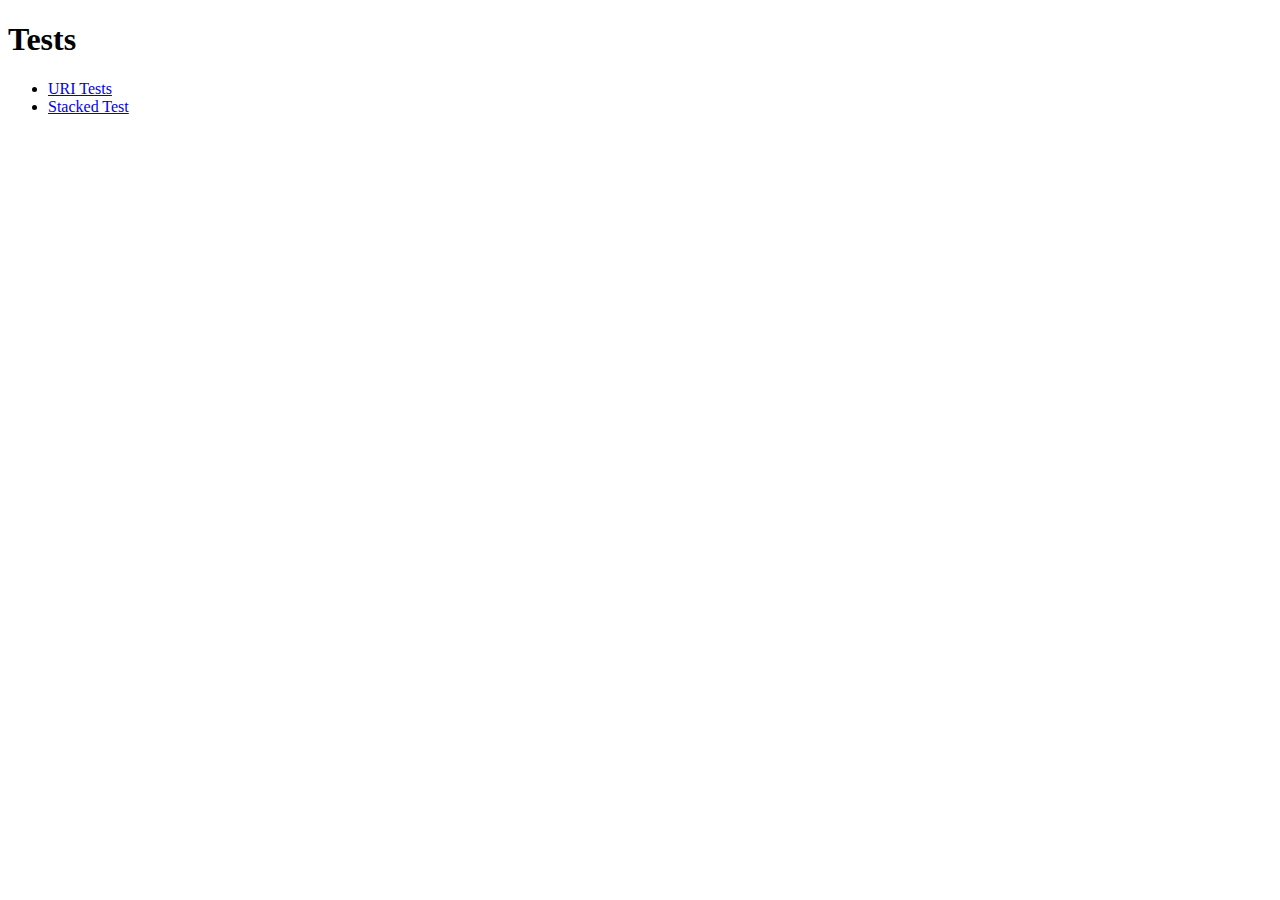
<file: lity/test/functional/index.html>
<!DOCTYPE html>
<html>
<head lang="en">
    <meta charset="UTF-8">
    <meta name="viewport" content="width=device-width, initial-scale=1">
    <title>Lity - Tests</title>
</head>
<body>

<h1>Tests</h1>

<ul>
    <li>
        <a href="uri.html">URI Tests</a>
    </li>
    <li>
        <a href="stacked.html">Stacked Test</a>
    </li>
</ul>

</body>
</html>
</file>
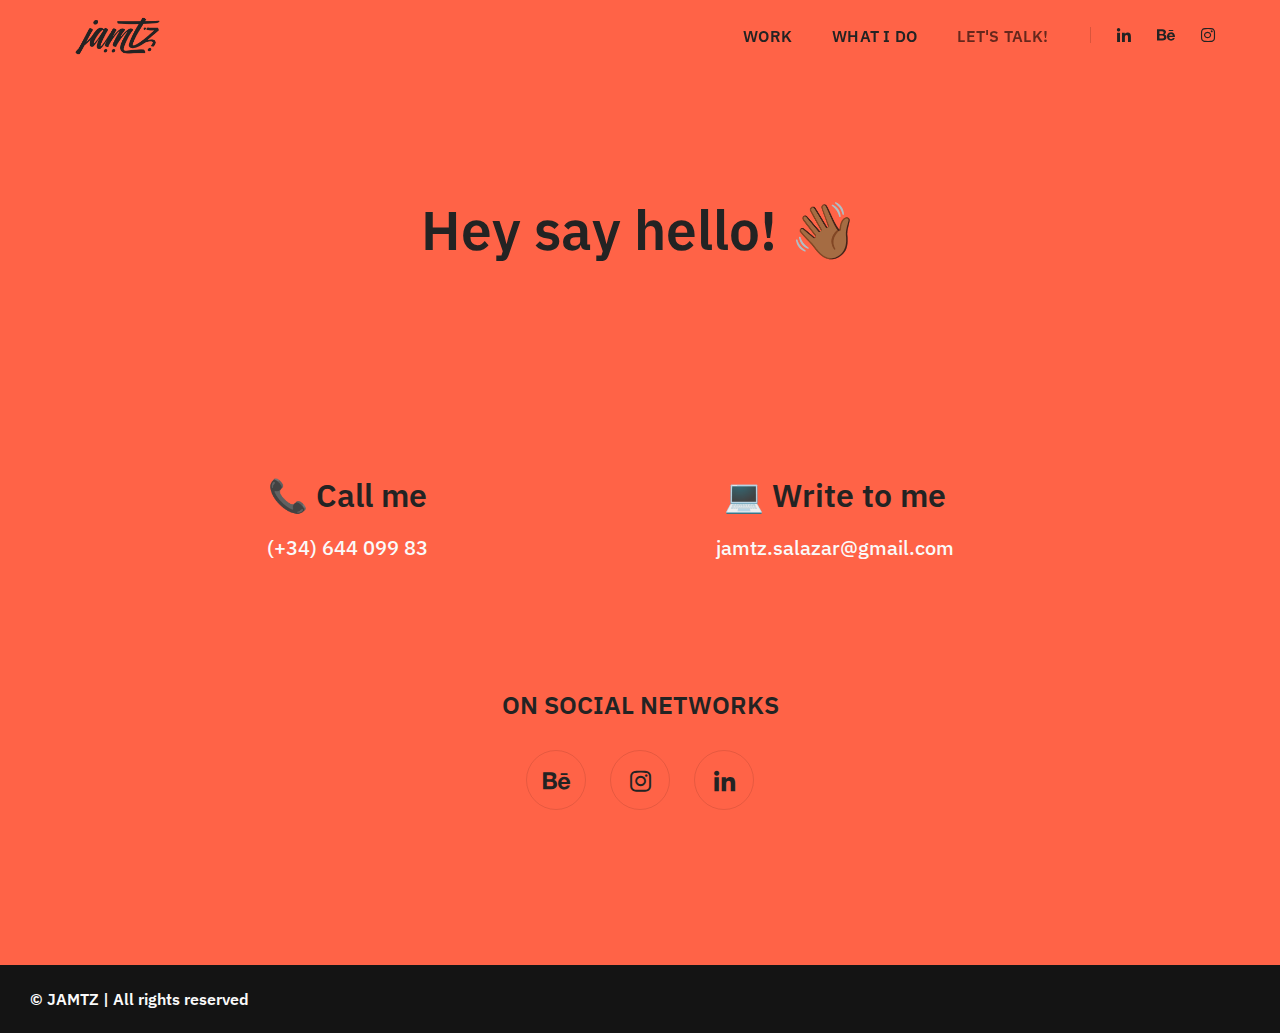
<file: en/contact.html>
<!doctype html>
<html class="no-js" lang="en">
    <head>
        <!-- title -->
        <title>Jamtz | Let's talk!</title>
        <meta charset="utf-8">
        <meta http-equiv="X-UA-Compatible" content="IE=edge" />
        <meta name="viewport" content="width=device-width,initial-scale=1.0,maximum-scale=1" />

        <!-- SEO META TAGS -->
        <meta name="author" content="Jamtz">
        <meta name="keywords" content=" jamtz, designer, web designer, Ux & Ui design, Ux & Ui Porfolio ">
        <meta name="description" content="Good experiences don’t happen by accident. They need to be designed. That’s what I do.">

        <!-- Twitter Card data -->
        <meta name="twitter:card" value="summary">

        <!--  Essential META Tags -->
        <meta property="og:title" content="Jamtz | What I do">
        <meta property="og:description" content="Good experiences don’t happen by accident. They need to be designed. That’s what I do.">
        <meta property="og:image" content="http://jamtz.es/imagenes/logo/jamtz_social.png">
        <meta property="og:url" content="https://www.jamtz.es/">

        <!--  Non-Essential, But Recommended -->
        <meta property="og:site_name" content="Jamtz">
        <meta name="twitter:image:alt" content="Jamtz What I do">

        <!-- favicon -->
        <link rel="shortcut icon" href="../favicon/favicon.svg">
        <link rel="apple-touch-icon" href="../favicon/favicon.svg">
        <link rel="apple-touch-icon" sizes="72x72" href="../favicon/favicon.svg">
        <link rel="apple-touch-icon" sizes="114x114" href="../favicon/fav-big.svg">
        <link rel="apple-touch-icon" sizes="180x180" href="../favicon/fav-big.svg">
        <!-- animation -->
        <link rel="stylesheet" href="../css/animate.css" />
        <!-- bootstrap -->
        <link rel="stylesheet" href="../css/bootstrap.min.css" />
        <!-- et line icon --> 
        <link rel="stylesheet" href="../css/et-line-icons.css" />
        <!-- font-awesome icon -->
        <link rel="stylesheet" href="../css/font-awesome.min.css" />
        <!-- themify icon -->
        <link rel="stylesheet" href="../css/themify-icons.css">
        <!-- swiper carousel -->
        <link rel="stylesheet" href="../css/swiper.min.css">
        <!-- justified gallery  -->
        <link rel="stylesheet" href="../css/justified-gallery.min.css">
        <!-- magnific popup -->
        <link rel="stylesheet" href="../css/magnific-popup.css" />
        <!-- revolution slider -->
        <link rel="stylesheet" type="text/css" href="../revolution/css/settings.css" media="screen" />
        <link rel="stylesheet" type="text/css" href="../revolution/css/layers.css">
        <link rel="stylesheet" type="text/css" href="../revolution/css/navigation.css">
        <!-- bootsnav -->
        <link rel="stylesheet" href="../css/bootsnav.css">
        <!-- style -->
        <link rel="stylesheet" href="../css/style.css" />
        <!-- responsive css -->
        <link rel="stylesheet" href="../css/responsive.css" />
        <!--[if IE]>
            <script src="js/html5shiv.js"></script>
        <![endif]-->
    </head>
    <body>
        <!-- start header -->
        <header>
            <!-- start navigation --> 
            <nav class="navbar navbar-default bootsnav navbar-top header-dark bg-transparent nav-box-width ">
                <div class="container-fluid nav-header-container">
                    <div class="row">
                        <!-- start logo -->
                        <div class="col-md-2 col-xs-5">
                            <div>
                                <a href="index.html" title="jamtz" class="logo" >
                                    <img src="../../imagenes/logo/2dark.png" data-rjs="../../imagenes/logo/2@2xdark.png" class="logo-dark default " alt="jamtz">
                                    <img src="../../imagenes/logo/1.png" data-rjs="../../imagenes/logo/1@2x.png" alt="jamtz" class="logo-light">
                                </a>
                            </div>
                        </div>
                        <!-- end logo -->
                        <div class="col-md-7 col-xs-2 width-auto pull-right accordion-menu xs-no-padding-right">
                            <button type="button" class="navbar-toggle collapsed pull-right" data-toggle="collapse" data-target="#navbar-collapse-toggle-1">
                                <span class="sr-only">toggle navigation</span>
                                <span class="icon-bar"></span>
                                <span class="icon-bar"></span>
                                <span class="icon-bar"></span>
                            </button>



                            <div class="navbar-collapse collapse pull-right" id="navbar-collapse-toggle-1">
                                <ul id="accordion" class="nav navbar-nav navbar-left no-margin alt-font text-normal" data-in="fadeIn" data-out="fadeOut">
                                    <li><a href="work.html">Work</a></i>
                                    <li><a href="what_I_do.html">What I do</a></i>
                                    <li><a href="contact.html">Let's Talk!</a></i>
                                </ul>
                            </div>
                        </div>
                        <div class="col-md-2 col-xs-5 width-auto">
                            <!--<div class="header-searchbar">
                                <a href="#search-header" class="header-search-form text-white"><i class="fas fa-search search-button"></i></a>
                                <!-- search input
                                <form id="search-header" method="post" action="search-result.html" name="search-header" class="mfp-hide search-form-result">
                                    <div class="search-form position-relative">
                                        <button type="submit" class="fas fa-search close-search search-button"></button>
                                        <input type="text" name="search" class="search-input" placeholder="Enter your keywords..." autocomplete="off">
                                    </div>
                                </form>
                            </div>-->
                            <div class="header-social-icon xs-display-none">
                                <a href="https://es.linkedin.com/in/josh-a-montañez-salazar-ab4a77b9" title="Linkedin" target="_blank">
                                    <i class="fab fa-linkedin-in" aria-hidden="true"></i></a>
                                <a href="https://www.behance.net/jamtzsalazar" title="Behance" target="_blank">
                                    <i class="fab fa-behance"></i></a>
                                <a href="https://www.instagram.com/jamtz.salazar/?hl=en" title="instagram" target="_blank">
                                    <i class="fab fa-instagram "></i></a>                       
                            </div>
                        </div>
                    </div>
                </div>
            </nav>
            <!-- end navigation -->
        </header>
        <!-- end header -->
        <!-- start help section -->
        <section class="wow fadeIn bg-deep-pink padding-60px-bottom bg-tomato-padding-200px-top xs-padding-150px-top">
            <div class="container">
                <div class="row">
                    <div class="col-md-12 col-sm-12 col-xs-12 text-center center-col margin-10px-bottom">
                        <h2 class="alt-font text-extra-dark-gray font-weight-600 ">Hey say hello! 👋🏾</h2>
                    </div>
                </div>
            </div>
        </section>
        <!-- end help section -->
        <section class="wow fadeIn .xs-padding-100px-bottom bg-deep-pink">
            <div class="container">
                <div class="row equalize xs-equalize-auto">
                    <!-- start features box item -->
                    <div class="col-md-6 col-sm-6 col-xs-12 text-center last-paragraph-no-margin margin-20px-bottom sm-margin-40px-bottom xs-margin-50px-bottom wow fadeInUp">
                        <h5 class="text-extra-dark-gray margin-20px-bottom sm-margin-20px-bottom alt-font font-weight-600">📞 Call me</h5>
                        <p class="text-white font-weight-500 text-extra-large width-80 center-col xs-width-100"> (+34) 644 099 83</p>
                    </div>
                    <!-- end features box item -->
                    <!-- start features box item -->
                    <div class="col-md-4 col-sm-6 col-xs-12 text-center last-paragraph-no-margin margin-70px-bottom sm-margin-40px-bottom xs-margin-50px-bottom wow fadeInUp" data-wow-delay="0.2s">
                        <h5 class="text-extra-dark-gray margin-20px-bottom sm-margin-20px-bottom alt-font font-weight-600">💻 Write to me</h5>
                        <p class=" font-weight-500 text-white text-extra-large width-80 center-col xs-width-100">jamtz.salazar@gmail.com</p>
                    </div>
                    <!-- end features box item -->
                    
                    <div class="col-md-12 text-center social-style-4 border round">
                        <h6 class="line-height-30 font-weight-600 uppercase-style display-block alt-font text-extra-dark-gray margin-30px-bottom">On social networks</h6>
                        <div class="social-icon-style-4">
                            <ul class="margin-30px-top large-icon">
                                <li><a class="behance" href="https://www.behance.net/jamtzsalazar" target="_blank"><i class="fab fa-behance"></i><span></span></a></li>
                                <li><a class="instagram" href="https://www.instagram.com/jamtz.salazar/?hl=en" target="_blank"><i class="fab fa-instagram"></i><span></span></a></li>
                                <li><a class="linkedin" href="https://es.linkedin.com/in/josh-a-montañez-salazar-ab4a77b9" target="_blank"><i class="fab fa-linkedin-in"></i><span></span></a></li>
                            </ul>
                        </div>
                    </div>
                </div>
            </div>
        </section>
         <!-- start footer -->
         <footer class="footer-strip padding-20px-tb xs-padding-10px-tb bg-dark-footer">
            <div class="container-fluid">
                    <div class="footer-bottom border-color-medium-dark-gray">
                            <!-- start copyright -->
                            <div class="col-md-12 col-sm-12 col-xs-12 font-weight-600 text-left text-white xs-text-center"><a class="text-white" href="contact.html" target="_blank" title="jamtz.es"> ©  JAMTZ | All rights reserved</a></div>
                            <!-- end copyright -->
                        </div>
            </div>
        </footer>
        <!-- end footer -->
        <!-- start scroll to top -->
        <a class="scroll-top-arrow" href="javascript:void(0);"><i class="ti-arrow-up"></i></a>
        <!-- end scroll to top  -->
         <!-- javascript libraries -->
         <script type="text/javascript" src="../js/jquery.js"></script>
         <script type="text/javascript" src="../js/modernizr.js"></script>
         <script type="text/javascript" src="../js/bootstrap.min.js"></script>
         <script type="text/javascript" src="../js/jquery.easing.1.3.js"></script>
         <script type="text/javascript" src="../js/skrollr.min.js"></script>
         <script type="text/javascript" src="../js/smooth-scroll.js"></script>
         <script type="text/javascript" src="../js/jquery.appear.js"></script>
         <!-- menu navigation -->
         <script type="text/javascript" src="../js/bootsnav.js"></script>
         <script type="text/javascript" src="../js/jquery.nav.js"></script>
         <!-- animation -->
         <script type="text/javascript" src="../js/wow.min.js"></script>
         <!-- page scroll -->
         <script type="text/javascript" src="../js/page-scroll.js"></script>
         <!-- swiper carousel -->
         <script type="text/javascript" src="../js/swiper.min.js"></script>
         <!-- counter -->
         <script type="text/javascript" src="../js/jquery.count-to.js"></script>
         <!-- parallax -->
         <script type="text/javascript" src="../js/jquery.stellar.js"></script>
         <!-- magnific popup -->
         <script type="text/javascript" src="../js/jquery.magnific-popup.min.js"></script>
         <!-- portfolio with shorting tab -->
         <script type="text/javascript" src="../js/isotope.pkgd.min.js"></script>
         <!-- images loaded -->
         <script type="text/javascript" src="../js/imagesloaded.pkgd.min.js"></script>
         <!-- pull menu -->
         <script type="text/javascript" src="../js/classie.js"></script>
         <script type="text/javascript" src="../js/hamburger-menu.js"></script>
         <!-- counter  -->
         <script type="text/javascript" src="../js/counter.js"></script>
         <!-- fit video  -->
         <script type="text/javascript" src="../js/jquery.fitvids.js"></script>
         <!-- equalize -->
         <script type="text/javascript" src="../js/equalize.min.js"></script>
         <!-- skill bars  -->
         <script type="text/javascript" src="../js/skill.bars.jquery.js"></script> 
         <!-- justified gallery  -->
         <script type="text/javascript" src="../js/justified-gallery.min.js"></script>
         <!--pie chart-->
         <script type="text/javascript" src="../js/jquery.easypiechart.min.js"></script>
         <!-- instagram -->
         <script type="text/javascript" src="../js/instafeed.min.js"></script>
         <!-- retina -->
         <script type="text/javascript" src="../js/retina.min.js"></script>
         <!-- revolution -->
         <script type="text/javascript" src="../revolution/js/jquery.themepunch.tools.min.js"></script>
         <script type="text/javascript" src="../revolution/js/jquery.themepunch.revolution.min.js"></script>
         <!-- revolution slider extensions (load below extensions JS files only on local file systems to make the slider work! The following part can be removed on server for on demand loading) -->
         <!--<script type="text/javascript" src="revolution/js/extensions/revolution.extension.actions.min.js"></script>
         <script type="text/javascript" src="revolution/js/extensions/revolution.extension.carousel.min.js"></script>
         <script type="text/javascript" src="revolution/js/extensions/revolution.extension.kenburn.min.js"></script>
         <script type="text/javascript" src="revolution/js/extensions/revolution.extension.layeranimation.min.js"></script>
         <script type="text/javascript" src="revolution/js/extensions/revolution.extension.migration.min.js"></script>
         <script type="text/javascript" src="revolution/js/extensions/revolution.extension.navigation.min.js"></script>
         <script type="text/javascript" src="revolution/js/extensions/revolution.extension.parallax.min.js"></script>
         <script type="text/javascript" src="revolution/js/extensions/revolution.extension.slideanims.min.js"></script>
         <script type="text/javascript" src="revolution/js/extensions/revolution.extension.video.min.js"></script>-->
         <!-- setting -->
         <script type="text/javascript" src="../js/main.js"></script>
    </body>
</html>
</file>
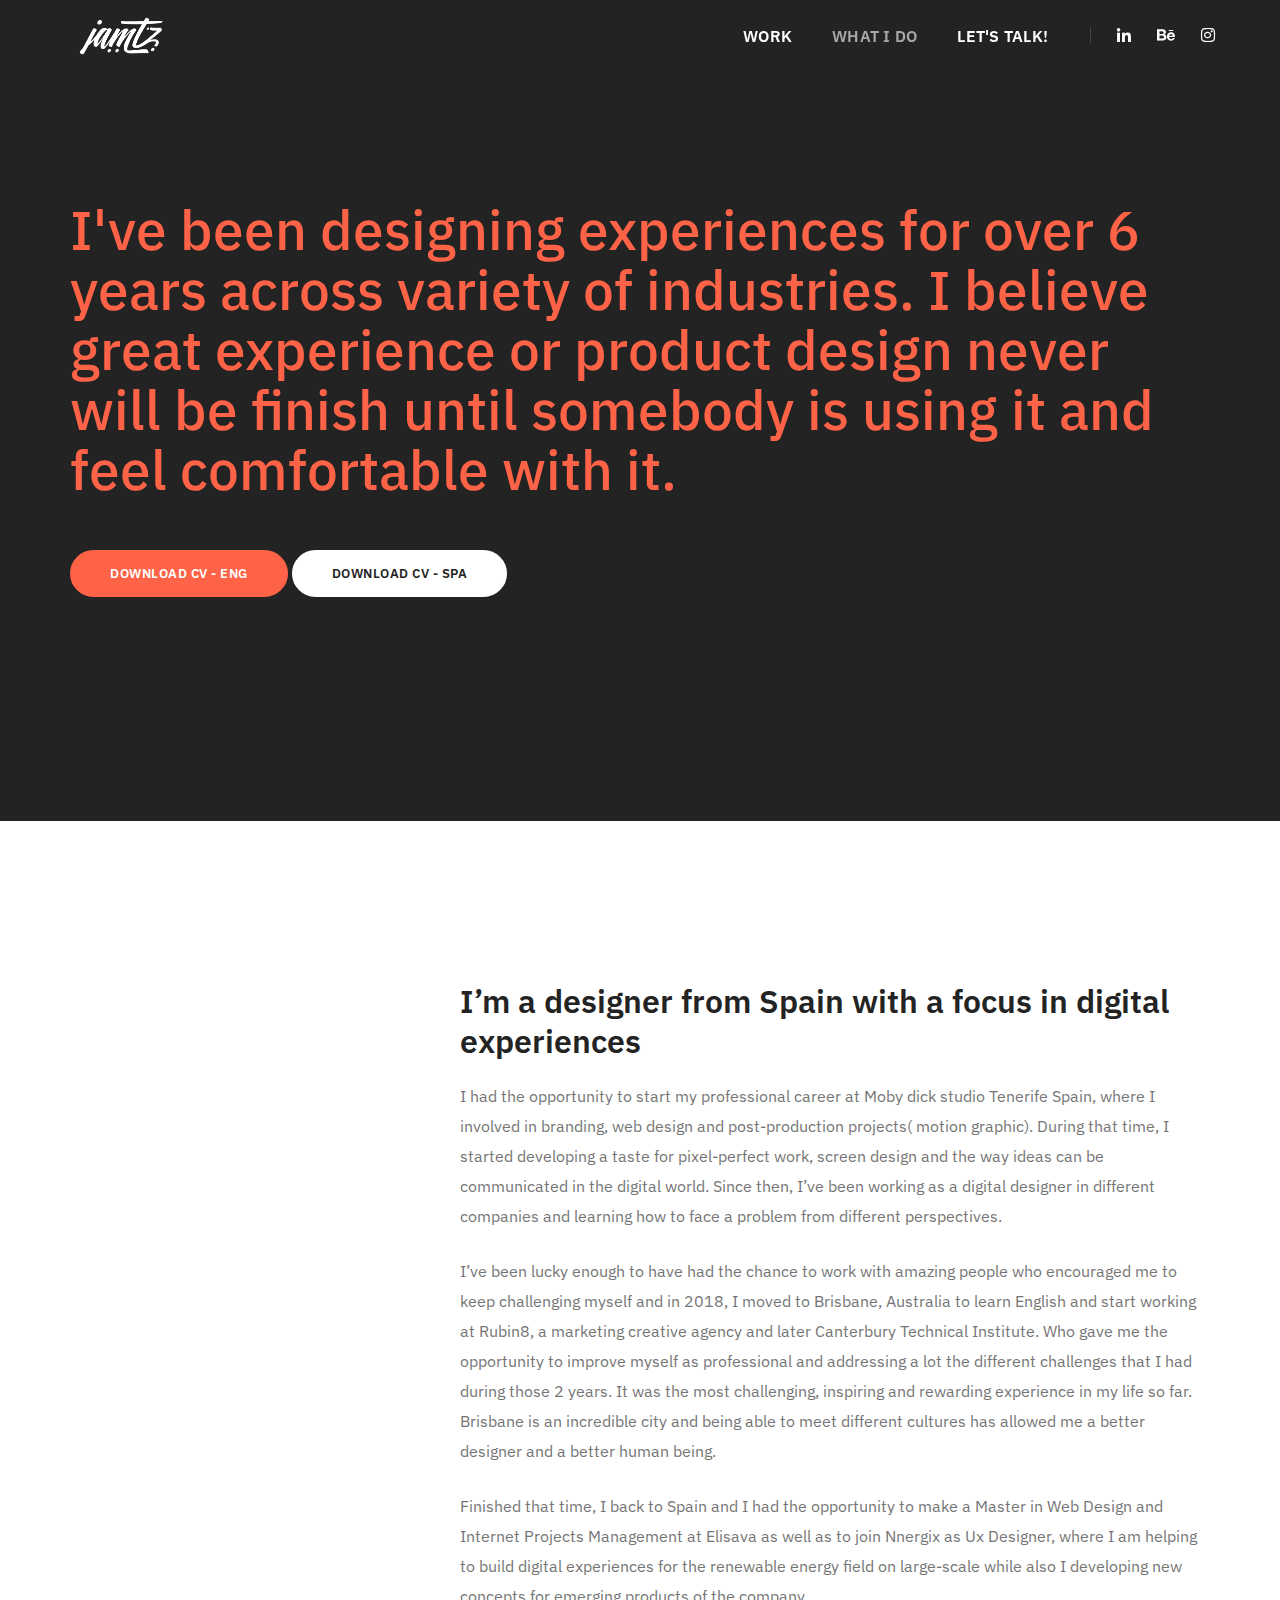
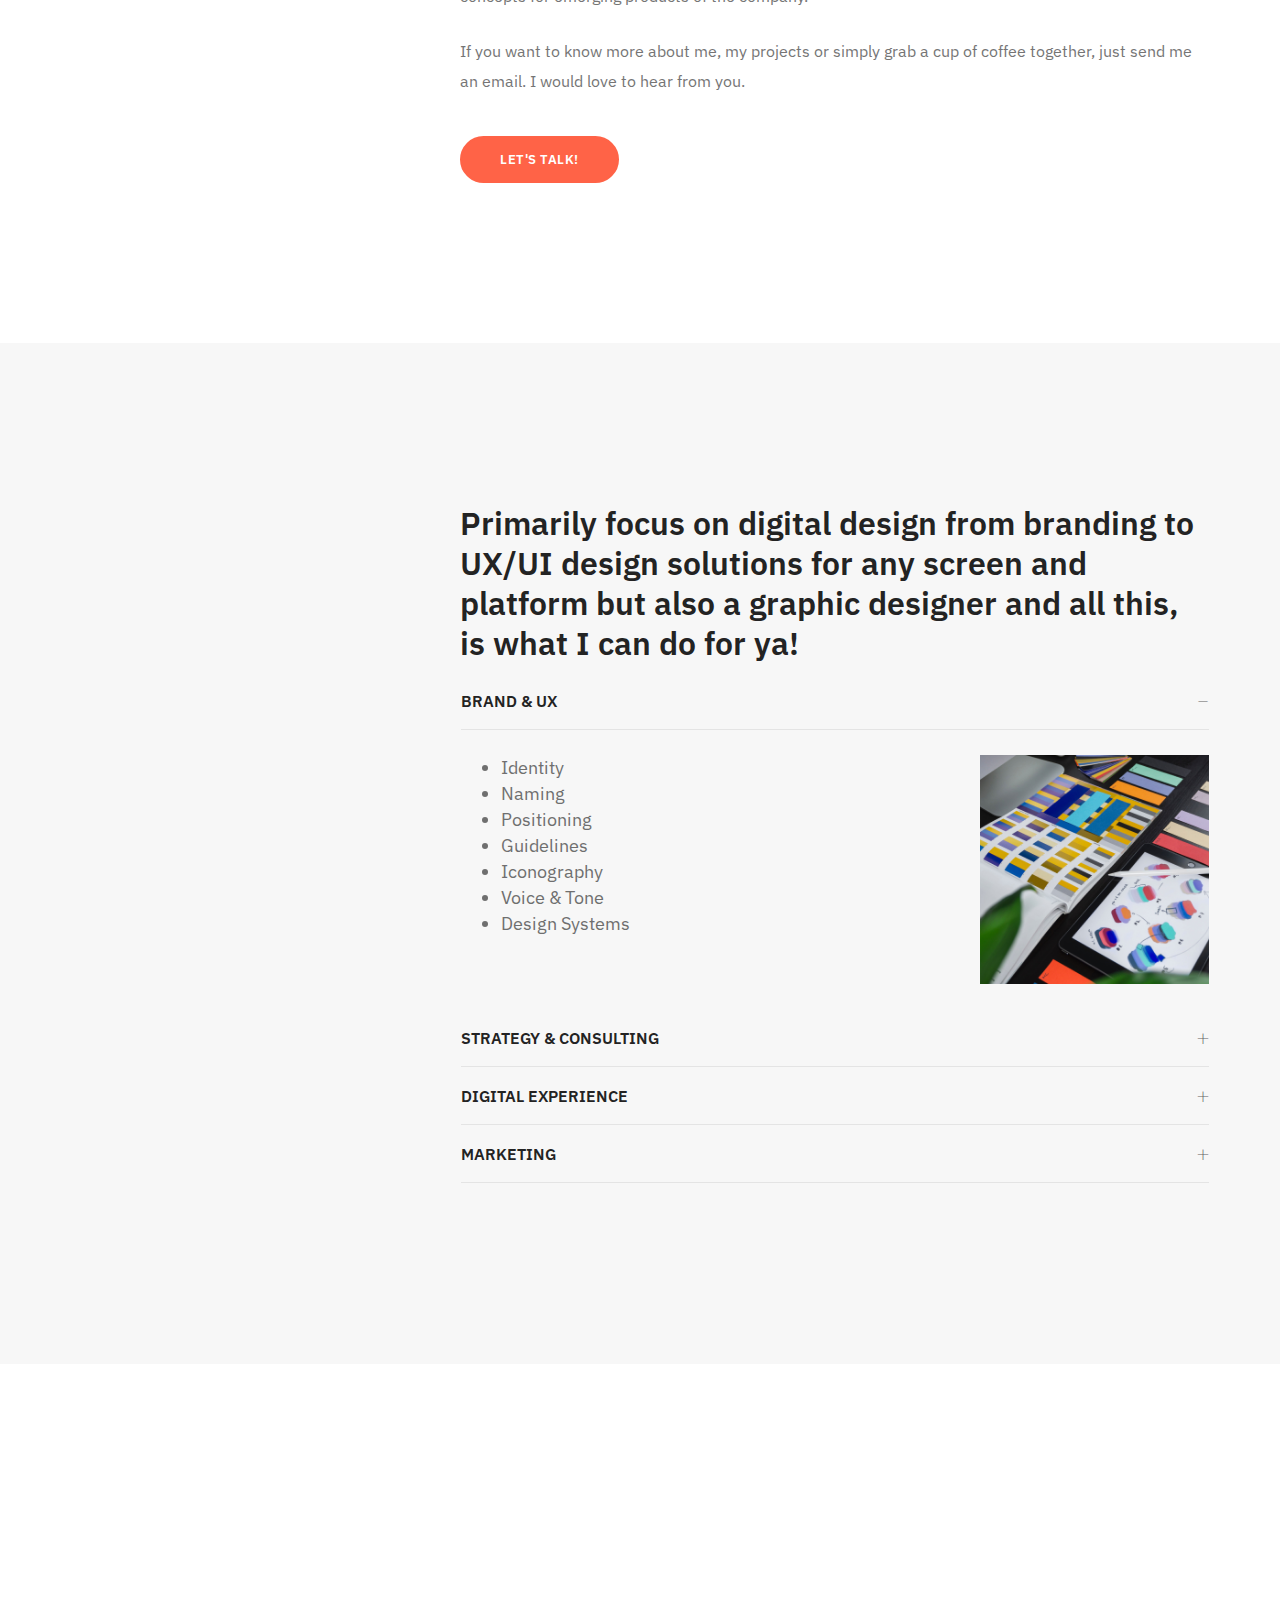
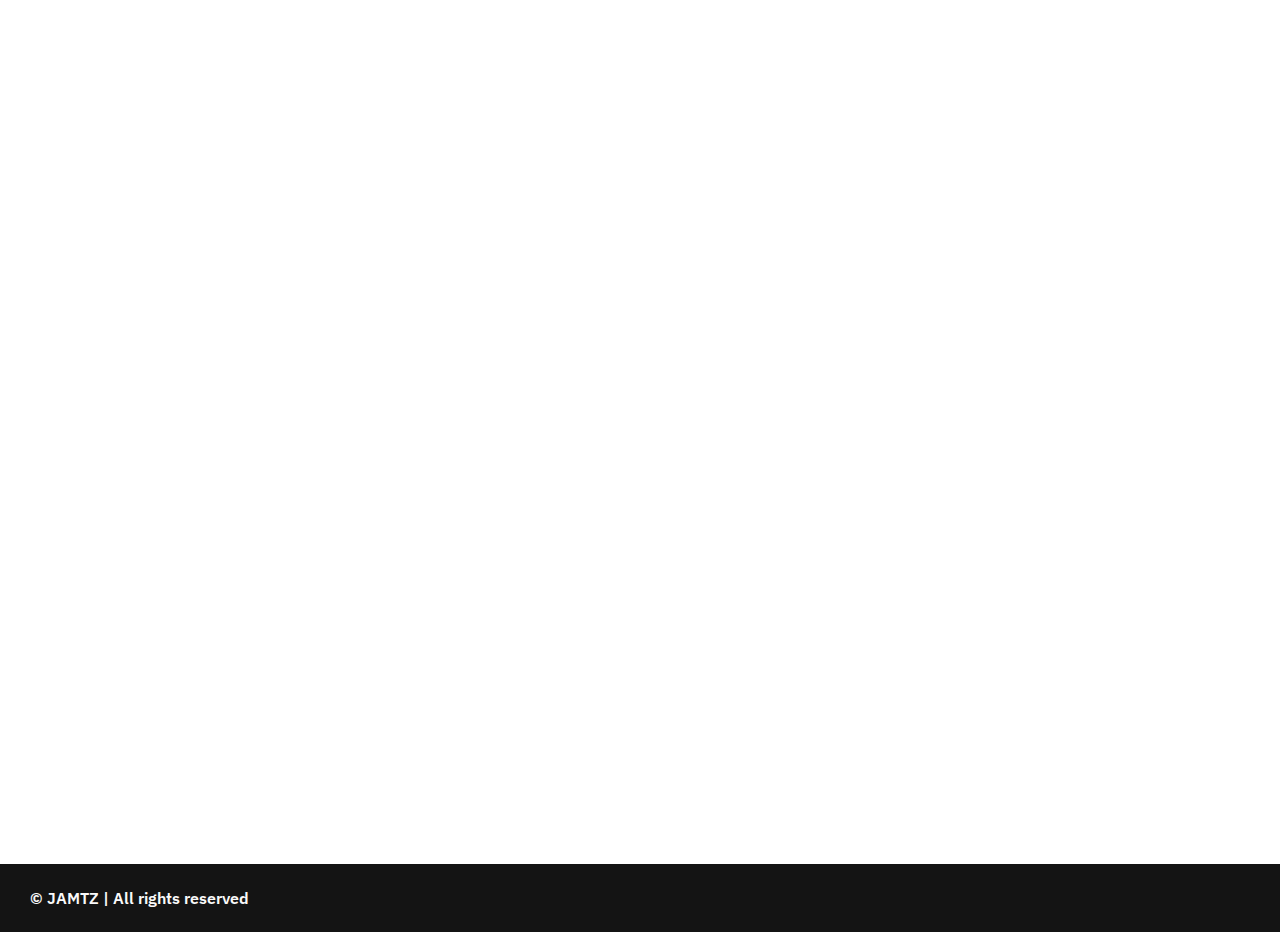
<file: en/what_I_do.html>
<!doctype html>
<html class="no-js" lang="en">
    <head>
        <!-- title -->
        <title>Jamtz | What I do</title>
        <meta charset="utf-8">
        <meta http-equiv="X-UA-Compatible" content="IE=edge" />
        <meta name="viewport" content="width=device-width,initial-scale=1.0,maximum-scale=1" />

        <!-- SEO META TAGS -->
        <meta name="author" content="Jamtz">
        <meta name="keywords" content=" jamtz, designer, web designer, Ux & UI Designer, Ux & UI Porfolio ">
        <meta name="description" content="Good experiences don’t happen by accident. They need to be designed. That’s what I do.">

        <!-- Twitter Card data -->
        <meta name="twitter:card" value="summary">

        <!--  Essential META Tags -->
        <meta property="og:title" content="Jamtz | What I do">
        <meta property="og:description" content="Good experiences don’t happen by accident. They need to be designed. That’s what I do.">
        <meta property="og:image" content="http://jamtz.es/imagenes/logo/jamtz_social.png">
        <meta property="og:url" content="https://www.jamtz.es/">

        <!--  Non-Essential, But Recommended -->
        <meta property="og:site_name" content="Jamtz">
        <meta name="twitter:image:alt" content="Jamtz What I do">

        <!-- favicon -->
        <link rel="shortcut icon" href="../favicon/favicon.svg">
        <link rel="apple-touch-icon" href="../favicon/favicon.svg">
        <link rel="apple-touch-icon" sizes="72x72" href="../favicon/favicon.svg">
        <link rel="apple-touch-icon" sizes="114x114" href="../favicon/fav-big.svg">
        <link rel="apple-touch-icon" sizes="180x180" href="../favicon/fav-big.svg">
        <!-- animation -->
        <link rel="stylesheet" href="../css/animate.css" />
        <!-- bootstrap -->
        <link rel="stylesheet" href="../css/bootstrap.min.css" />
        <!-- et line icon --> 
        <link rel="stylesheet" href="../css/et-line-icons.css" />
        <!-- font-awesome icon -->
        <link rel="stylesheet" href="../css/font-awesome.min.css" />
        <!-- themify icon -->
        <link rel="stylesheet" href="../css/themify-icons.css">
        <!-- swiper carousel -->
        <link rel="stylesheet" href="../css/swiper.min.css">
        <!-- justified gallery  -->
        <link rel="stylesheet" href="../css/justified-gallery.min.css">
        <!-- magnific popup -->
        <link rel="stylesheet" href="../css/magnific-popup.css" />
        <!-- revolution slider -->
        <link rel="stylesheet" type="text/css" href="../revolution/css/settings.css" media="screen" />
        <link rel="stylesheet" type="text/css" href="../revolution/css/layers.css">
        <link rel="stylesheet" type="text/css" href="../revolution/css/navigation.css">
        <!-- bootsnav -->
        <link rel="stylesheet" href="../css/bootsnav.css">
        <!-- style -->
        <link rel="stylesheet" href="../css/style.css" />
        <!-- responsive css -->
        <link rel="stylesheet" href="../css/responsive.css" />
        <!--[if IE]>
            <script src="js/html5shiv.js"></script>
        <![endif]-->
    </head>
    <body>
        <!-- start header -->
        <header>
            <!-- start navigation --> 
            <nav class="navbar navbar-default bootsnav navbar-top header-light bg-transparent nav-box-width white-link">
                <div class="container-fluid nav-header-container">
                    <div class="row">
                        <!-- start logo -->
                        <div class="col-md-2 col-xs-5">
                            <div>
                                <a href="index.html" title="jamtz" class="logo" >
                                    <img src="../../imagenes/logo/2dark.png" data-rjs="../../imagenes/logo/2@2xdark.png" class="logo-dark" alt="jamtz">
                                    <img src="../../imagenes/logo/1.png" data-rjs="../../imagenes/logo/1@2x.png" alt="jamtz" class="logo-light default">
                                </a>
                            </div>
                        </div>
                        <!-- end logo -->
                        <div class="col-md-7 col-xs-2 width-auto pull-right accordion-menu xs-no-padding-right">
                            <button type="button" class="navbar-toggle collapsed pull-right" data-toggle="collapse" data-target="#navbar-collapse-toggle-1">
                                <span class="sr-only">toggle navigation</span>
                                <span class="icon-bar"></span>
                                <span class="icon-bar"></span>
                                <span class="icon-bar"></span>
                            </button>



                            <div class="navbar-collapse collapse pull-right" id="navbar-collapse-toggle-1">
                                <ul id="accordion" class="nav navbar-nav navbar-left no-margin alt-font text-normal" data-in="fadeIn" data-out="fadeOut">
                                    <li><a href="work.html">Work</a></i>
                                    <li><a href="what_I_do.html">What I do</a></i>
                                    <li><a href="contact.html">Let's Talk!</a></i>
                                </ul>
                            </div>
                        </div>
                        <div class="col-md-2 col-xs-5 width-auto">
                            <!--<div class="header-searchbar">
                                <a href="#search-header" class="header-search-form text-white"><i class="fas fa-search search-button"></i></a>
                                <!-- search input
                                <form id="search-header" method="post" action="search-result.html" name="search-header" class="mfp-hide search-form-result">
                                    <div class="search-form position-relative">
                                        <button type="submit" class="fas fa-search close-search search-button"></button>
                                        <input type="text" name="search" class="search-input" placeholder="Enter your keywords..." autocomplete="off">
                                    </div>
                                </form>
                            </div>-->
                            <div class="header-social-icon xs-display-none">
                                <a href="https://es.linkedin.com/in/josh-a-montañez-salazar-ab4a77b9" title="Linkedin" target="_blank">
                                    <i class="fab fa-linkedin-in" aria-hidden="true"></i></a>
                                <a href="https://www.behance.net/jamtzsalazar" title="Behance" target="_blank">
                                    <i class="fab fa-behance"></i></a>
                                <a href="https://www.instagram.com/jamtz.salazar/?hl=en" title="instagram" target="_blank">
                                    <i class="fab fa-instagram "></i></a>                       
                            </div>
                        </div>
                    </div>
                </div>
            </nav>
            <!-- end navigation -->
        </header>
        <!-- end header -->
        <section class="wow fadeIn bg-blacks xs-padding-100px-top">
            <div class="container">
                <div class="row">
                    <div class="col-lg-12 col-md-12 col-sm-12 col-xs-12 center-col margin-eight-bottom sm-margin-40px-bottom xs-margin-30px-bottom text-left">
                        <h2 class="alt-font text-deep-pink margin-50px-bottom font-weight-500">I've been designing experiences for over 6 years across variety of industries. I believe great experience or product design never will be finish until somebody is using it and feel comfortable with it. </h2>
                        <a href="../pdf/Josh_Montanez_Eng.pdf" download class="btn btn-rounded xs-margin-10px-bottom btn-large btn-deep-pink">Download Cv - ENG</a>
                        <a href="../pdf/Josh_Montanez_Spa.pdf" download class="btn btn-rounded btn-large btn-white">Download Cv - SPA</a>
                    </div>

                </div>
            </div>
        </section>
        <section class="big-section">
            <div class="container">
                <div class="row">
                    <div class="col-lg-2 col-md-3 col-sm-12 col-xs-12 sm-margin-5px-bottom wow fadeInLeft">
                        <div class="separator-line-horrizontal-full bg-deep-pink margin-20px-bottom sm-display-none"></div>
                        <span class="text-uppercase alt-font text-medium-gray letter-spacing-1 font-weight-600 text-small">A bit more <br> about me</span>
                    </div>
                    <div class="col-lg-8 col-md-7 col-md-offset-2">
                        <h5 class="alt-font text-extra-dark-gray font-weight-600 margin-20px-bottom clear-both">I’m a designer from Spain with a focus in digital experiences</h5>

                        <p class=" text-medium text-extra-medium-gray line-height-30 margin-10px-top">
                            I had the opportunity to start my professional career at Moby dick studio Tenerife Spain, where I involved in branding, web design and post-production projects( motion graphic). During that time, I started developing a taste for pixel-perfect work, screen design and the way ideas can be communicated in the digital world. Since then, I’ve been working as a digital designer in different companies and learning how to face a problem from different perspectives.
                        </p>

                        <p class="text-medium text-extra-medium-gray line-height-30" >
                            I’ve been lucky enough to have had the chance to work with amazing people who encouraged me to keep challenging myself and in 2018, I moved to Brisbane, Australia to learn English and start working at Rubin8, a marketing creative agency and later Canterbury Technical Institute. Who gave me the opportunity to improve myself as professional and addressing a lot the different challenges that I had during those 2 years. It was the most challenging, inspiring and rewarding experience in my life so far. Brisbane is an incredible city and being able to meet different cultures has allowed me a better designer and a better human being.
                        </p>

                        <p class="text-medium text-extra-medium-gray line-height-30" >
                             Finished that time, I back to Spain and I had the opportunity to make a  Master in Web Design and Internet Projects Management at Elisava as well as to join Nnergix as Ux Designer, where I am helping to build digital experiences for the renewable energy field on large-scale while also I developing new concepts for emerging products of the company.
                        </p>

                        <p class="text-medium text-extra-medium-gray line-height-30 margin-10px-bottom">  
                            If you want to know more about me, my projects or simply grab a cup of coffee together, just send me an email. I would love to hear from you.
                        </p>

                        <div><a href="contact.html" class="btn btn-large btn-rounded btn-deep-pink margin-four-top">Let's Talk!</a></div>
                    </div>
                </div>
            </div>
        </section>
        <section class="big-section bg-light-gray">
            <div class="container">
                <div class="row">
                    <div class="col-lg-2 col-md-3 col-sm-12 col-xs-12 sm-margin-5px-bottom wow fadeInLeft">
                        <div class="separator-line-horrizontal-full bg-deep-pink margin-20px-bottom sm-display-none"></div>
                        <span class="text-uppercase alt-font text-medium-gray letter-spacing-1 font-weight-600 text-small">My super Powers</span>
                    </div>
                    <div class="col-lg-8 col-md-7 col-md-offset-2 last-paragraph-no-margin">
                        <h5 class="alt-font text-extra-dark-gray font-weight-600 margin-10px-bottom clear-both">Primarily focus on digital design from branding to UX/UI design solutions for any screen and platform but also a graphic designer and all this, is what I can do for ya!</h5>
                        <div>
                            <div class="panel-group accordion-style1" id="accordion-design">
                                <!-- start accordion item -->
                                <div class="panel">
                                    <div class="panel-heading">
                                        <a data-toggle="collapse" data-parent="#accordion-design" href="#design1" class="collapsed" aria-expanded="false"><div class="panel-title2-2 font-weight-600 text-extra-dark-gray text-uppercase">Brand & Ux<span class="pull-right"><i class="ti-minus"></i></span></div></a>
                                    </div>
                                    <div id="design1" class="text-large panel-collapse collapse in" aria-expanded="false" role="tablist">
                                        <div class="panel-body row">
                                            <article class="col-md-8 col-sm-8">
                                                <ul>
                                                    <li>Identity</li>
                                                    <li>Naming</li>
                                                    <li>Positioning</li>
                                                    <li>Guidelines</li>
                                                    <li>Iconography</li>
                                                    <li>Voice & Tone</li>
                                                    <li>Design Systems</li>
                                                </ul>
                                            </article>
                                            <article class="col-md-4 col-sm-4">
                                                <img src="../imagenes/services/Brand.jpg" width="240" height="240" alt="rucula project"/>
                                            </article>
                                        </div>
                                    </div>
                                </div>
                                <!-- end accordion item -->
                                <!-- start accordion item -->
                                <div class="panel">
                                    <div class="panel-heading">
                                        <a data-toggle="collapse" data-parent="#accordion-design" href="#design2" class="collapsed" aria-expanded="false"><div class="panel-title2-2 font-weight-600 text-extra-dark-gray text-uppercase">Strategy & Consulting<span class="pull-right"><i class="ti-plus"></i></span></div></a>
                                    </div>
                                    <div id="design2" class="text-large text-extra-medium-gray panel-collapse collapse" aria-expanded="false" role="tablist">
                                        <div class="panel-body row">
                                            <article class="col-md-8 col-sm-8">
                                                <ul>
                                                    <li>Research</li>
                                                    <li>Brand Audit</li>
                                                    <li>UI/UX Audit</li>
                                                    <li>UX Strategy</li>
                                                    <li>Product Strategy</li>
                                                    <li>Innovation Consulting</li>
                                                </ul>
                                            </article>
                                            <article class="col-md-4 col-sm-4">
                                                <img src="../imagenes/services/Strategy.jpg" width="240" height="240" alt="rucula project"/>
                                            </article>
                                        </div>
                                    </div>
                                </div>
                                <!-- end accordion item -->
                                <!-- start accordion item -->
                                <div class="panel">
                                    <div class="panel-heading">
                                        <a data-toggle="collapse" data-parent="#accordion-design" href="#design3" class="collapsed" aria-expanded="false"><div class="panel-title2-2 font-weight-600 text-extra-dark-gray text-uppercase">Digital Experience<span class="pull-right"><i class="ti-plus"></i></span></div></a>
                                    </div>
                                    <div id="design3" class="text-large panel-collapse collapse" aria-expanded="false" role="tablist">
                                        <div class="panel-body row">
                                            <article class="col-md-8 col-sm-8">
                                                <ul>
                                                    <li>HTML/CSS/JS</li>
                                                    <li>Websites</li>
                                                    <li>Wireframes</li>
                                                    <li>Prototyping</li>
                                                    <li>iOs & Android Apps</li>
                                                    <li>Application Development</li>
                                                    <li>Technical Architecture</li>
                                                </ul>
                                            </article>
                                            <article class="col-md-4 col-sm-4">
                                                <img src="../imagenes/services/ux.jpg" width="240" height="240" alt="rucula project"/>
                                            </article>
                                        </div>
                                    </div>
                                </div>
                                <!-- end accordion item -->
                                <!-- start accordion item -->
                                <div class="panel">
                                    <div class="panel-heading">
                                        <a data-toggle="collapse" data-parent="#accordion-design" href="#design4" class="collapsed" aria-expanded="false"><div class="panel-title2-2 font-weight-600 text-extra-dark-gray text-uppercase">Marketing<span class="pull-right"><i class="ti-plus"></i></span></div></a>
                                    </div>
                                    <div id="design4" class="text-large text-extra-medium-gray panel-collapse collapse" aria-expanded="false" role="tablist">
                                        <div class="panel-body row">
                                            <article class="col-md-8 col-sm-8">
                                                <ul>
                                                    <li>Campaigns</li>
                                                    <li>Social Media</li>
                                                    <li>SEO / SEM</li>
                                                    <li>Optimization</li>
                                                    <li>Photography</li>
                                                    <li>Post-Production</li>
                                                </ul>
                                            </article>
                                            <article class="col-md-4 col-sm-4">
                                                <img src="../imagenes/services/Marketing.jpg" width="240" height="240" alt="rucula project"/>
                                            </article>
                                        </div>
                                    </div>
                                </div>
                                <!-- end accordion item -->
                            </div>
                        </div>
                    </div>
                </div>
            </div>
        </section>

        <section class="wow fadeIn">
            <div class="container">
                <div class="row">
                    <div class="col-lg-2 col-md-3 col-sm-12 col-xs-12 sm-margin-5px-bottom wow fadeInLeft">
                        <div class="separator-line-horrizontal-full bg-deep-pink margin-20px-bottom sm-display-none"></div>
                        <span class="text-uppercase alt-font text-medium-gray letter-spacing-1 font-weight-600 text-small">My Methodology</span>
                    </div>
                    <div class="col-lg-8 col-md-7 col-md-offset-2 last-paragraph-no-margin">
                        <h5 class="alt-font text-extra-dark-gray font-weight-600 margin-60px-bottom clear-both">All roads lead to Rome. There are many different ways of solving a problem</h5>

                            <div>
                                <div class="col-md-12 col-sm-12 col-xs-12 xs-margin-10px-bottom wow fadeIn margin-40px-bottom" data-wow-delay="0.1s">

                                    <div class="col-md-2 xs-no-padding-lr">
                                        <h2 class="text-light-gray alt-font letter-spacing-minus-3 no-margin-bottom sm-margin-10px-bottom">01</h2>
                                    </div>
                                    <div class="col-md-10 margin-5px-top xs-no-padding-lr">
                                        <span class="alt-font text-extra-large text-extra-dark-gray margin-20px-bottom display-block">Discover</span>
                                        <p class="width-100 text-extra-medium-gray md-width-200">
                                            In order to know what to ideate on and explore, I need to understand who I'm designing for and why. Through research and business needs, I look for insights and pain points that help us identify what to focus on.
                                        </p>
                                    </div>
                                </div>
                                <div class="rcol-md-12 col-sm-12 col-xs-12 xs-margin-10px-bottom wow fadeIn margin-40px-bottom" data-wow-delay="0.2s">
                                    <div class="col-md-2 xs-no-padding-lr">
                                        <h2 class="text-light-gray alt-font letter-spacing-minus-3 no-margin-bottom sm-margin-10px-bottom">02</h2>
                                    </div>
                                    <div class="col-md-10 margin-5px-top xs-no-padding-lr">
                                        <span class="alt-font text-extra-large text-extra-dark-gray margin-20px-bottom display-block">Ideate</span>
                                        <p class="width-100 text-extra-medium-gray md-width-200">
                                            The insights taken from research become our compass. I explore many ideas and strategies to choose the best options that will have the most impact on our objectives.
                                        </p>
                                    </div>
                                </div>
                                <div class="rcol-md-12 col-sm-12 col-xs-12 xs-margin-10px-bottom wow fadeIn margin-40px-bottom" data-wow-delay="0.3s">
                                    <div class="col-md-2 xs-no-padding-lr">
                                        <h2 class="text-light-gray alt-font letter-spacing-minus-3 no-margin-bottom sm-margin-10px-bottom">03</h2>
                                    </div>
                                    <div class="col-md-10 margin-5px-top xs-no-padding-lr">
                                        <span class="alt-font text-extra-large text-extra-dark-gray margin-20px-bottom display-block">Create</span>
                                        <p class="width-100 text-extra-medium-gray md-width-200">
                                            Research and strategy come to life in the creation phase. This is because we materialize and craft testable solutions that aim to solve user friction and achieve business objectives.</p>
                                    </div>
                                </div>
                                <div class="rcol-md-12 col-sm-12 col-xs-12 xs-margin-10px-bottom wow fadeIn margin-40px-bottom" data-wow-delay="0.4s">
                                    <div class="col-md-2 xs-no-padding-lr">
                                        <h2 class="text-light-gray alt-font letter-spacing-minus-3 no-margin-bottom sm-margin-10px-bottom">04</h2>
                                    </div>
                                    <div class="col-md-10 margin-5px-top xs-no-padding-lr">
                                        <span class="alt-font text-extra-large text-extra-dark-gray margin-20px-bottom display-block">Validate</span>
                                        <p class="width-100 text-extra-medium-gray md-width-200">Testing our work is the most important measurement of success. Qualitative and quantitative testing leads to validation of our solutions or insights to drive further iteration and improvement.</p>
                                    </div>
                                </div>
                            </div>
                    </div>
                </div>
            </div>
        </section>
         <!-- start footer -->
         <footer class="footer-strip padding-20px-tb xs-padding-10px-tb bg-dark-footer">
            <div class="container-fluid">
                    <div class="footer-bottom border-color-medium-dark-gray">
                            <!-- start copyright -->
                            <div class="col-md-12 col-sm-12 col-xs-12 font-weight-600 text-left text-white xs-text-center"><a class="text-white" href="contact.html" target="_blank" title="jamtz.es"> ©  JAMTZ | All rights reserved</a></div>
                            <!-- end copyright -->
                        </div>
            </div>
        </footer>
        <!-- end footer -->
        <!-- start scroll to top -->
        <a class="scroll-top-arrow" href="javascript:void(0);"><i class="ti-arrow-up"></i></a>
        <!-- end scroll to top  -->
         <!-- javascript libraries -->
         <script type="text/javascript" src="../js/jquery.js"></script>
         <script type="text/javascript" src="../js/modernizr.js"></script>
         <script type="text/javascript" src="../js/bootstrap.min.js"></script>
         <script type="text/javascript" src="../js/jquery.easing.1.3.js"></script>
         <script type="text/javascript" src="../js/skrollr.min.js"></script>
         <script type="text/javascript" src="../js/smooth-scroll.js"></script>
         <script type="text/javascript" src="../js/jquery.appear.js"></script>
         <!-- menu navigation -->
         <script type="text/javascript" src="../js/bootsnav.js"></script>
         <script type="text/javascript" src="../js/jquery.nav.js"></script>
         <!-- animation -->
         <script type="text/javascript" src="../js/wow.min.js"></script>
         <!-- page scroll -->
         <script type="text/javascript" src="../js/page-scroll.js"></script>
         <!-- swiper carousel -->
         <script type="text/javascript" src="../js/swiper.min.js"></script>
         <!-- counter -->
         <script type="text/javascript" src="../js/jquery.count-to.js"></script>
         <!-- parallax -->
         <script type="text/javascript" src="../js/jquery.stellar.js"></script>
         <!-- magnific popup -->
         <script type="text/javascript" src="../js/jquery.magnific-popup.min.js"></script>
         <!-- portfolio with shorting tab -->
         <script type="text/javascript" src="../js/isotope.pkgd.min.js"></script>
         <!-- images loaded -->
         <script type="text/javascript" src="../js/imagesloaded.pkgd.min.js"></script>
         <!-- pull menu -->
         <script type="text/javascript" src="../js/classie.js"></script>
         <script type="text/javascript" src="../js/hamburger-menu.js"></script>
         <!-- counter  -->
         <script type="text/javascript" src="../js/counter.js"></script>
         <!-- fit video  -->
         <script type="text/javascript" src="../js/jquery.fitvids.js"></script>
         <!-- equalize -->
         <script type="text/javascript" src="../js/equalize.min.js"></script>
         <!-- skill bars  -->
         <script type="text/javascript" src="../js/skill.bars.jquery.js"></script> 
         <!-- justified gallery  -->
         <script type="text/javascript" src="../js/justified-gallery.min.js"></script>
         <!--pie chart-->
         <script type="text/javascript" src="../js/jquery.easypiechart.min.js"></script>
         <!-- instagram -->
         <script type="text/javascript" src="../js/instafeed.min.js"></script>
         <!-- retina -->
         <script type="text/javascript" src="../js/retina.min.js"></script>
         <!-- revolution -->
         <script type="text/javascript" src="../revolution/js/jquery.themepunch.tools.min.js"></script>
         <script type="text/javascript" src="../revolution/js/jquery.themepunch.revolution.min.js"></script>
         <!-- revolution slider extensions (load below extensions JS files only on local file systems to make the slider work! The following part can be removed on server for on demand loading) -->
         <!--<script type="text/javascript" src="revolution/js/extensions/revolution.extension.actions.min.js"></script>
         <script type="text/javascript" src="revolution/js/extensions/revolution.extension.carousel.min.js"></script>
         <script type="text/javascript" src="revolution/js/extensions/revolution.extension.kenburn.min.js"></script>
         <script type="text/javascript" src="revolution/js/extensions/revolution.extension.layeranimation.min.js"></script>
         <script type="text/javascript" src="revolution/js/extensions/revolution.extension.migration.min.js"></script>
         <script type="text/javascript" src="revolution/js/extensions/revolution.extension.navigation.min.js"></script>
         <script type="text/javascript" src="revolution/js/extensions/revolution.extension.parallax.min.js"></script>
         <script type="text/javascript" src="revolution/js/extensions/revolution.extension.slideanims.min.js"></script>
         <script type="text/javascript" src="revolution/js/extensions/revolution.extension.video.min.js"></script>-->
         <!-- setting -->
         <script type="text/javascript" src="../js/main.js"></script>
    </body>
</html>
</file>
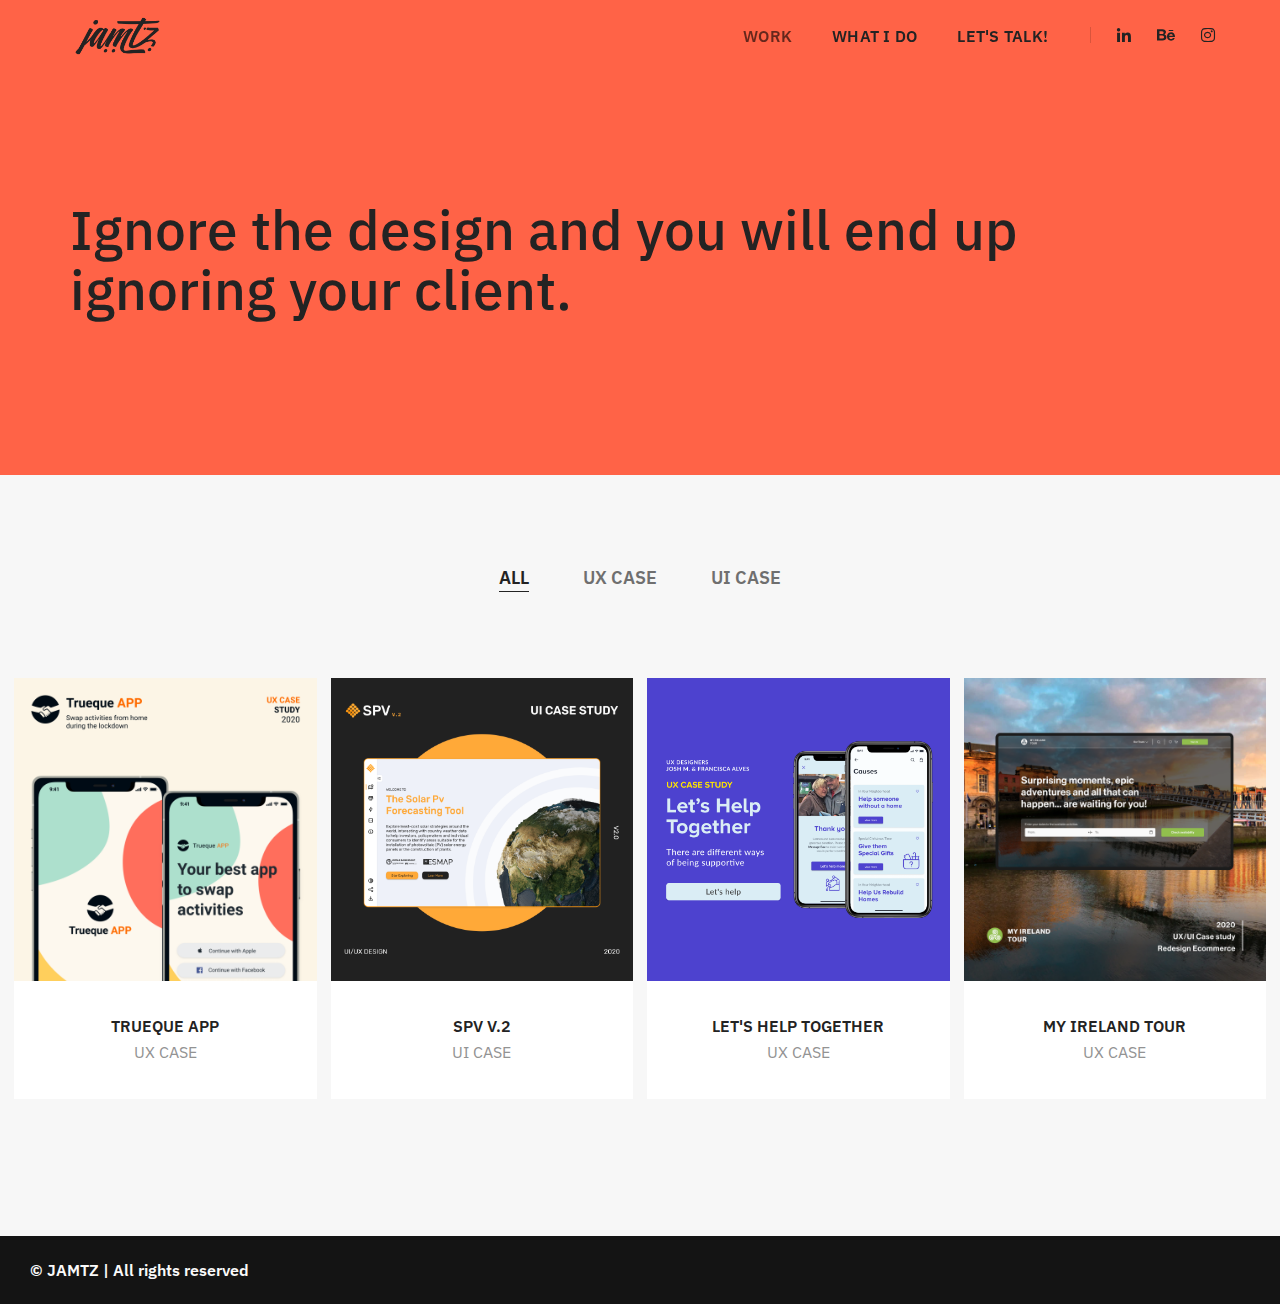
<file: en/work.html>
<!doctype html>
<html class="no-js" lang="en">
    <head>
        <!-- title -->
        <title>Jamtz | UX & UI Porfolio</title>
        <meta charset="utf-8">
        <meta http-equiv="X-UA-Compatible" content="IE=edge" />
        <meta name="viewport" content="width=device-width,initial-scale=1.0,maximum-scale=1" />

        <!-- SEO META TAGS -->
        <meta name="author" content="Jamtz">
        <meta name="keywords" content=" jamtz, designer, web designer, Ux & UI designer, Ux & UI Porfolio ">
        <meta name="description" content="Good experiences don’t happen by accident. They need to be designed. That’s what I do.">

        <!-- Twitter Card data -->
        <meta name="twitter:card" value="summary">

        <!--  Essential META Tags -->
        <meta property="og:title" content="Jamtz | UX & UI Porfolio">
        <meta property="og:description" content="Good experiences don’t happen by accident. They need to be designed. That’s what I do.">
        <meta property="og:image" content="http://jamtz.es/imagenes/logo/jamtz_social.png">
        <meta property="og:url" content="https://www.jamtz.es/">

        <!--  Non-Essential, But Recommended -->
        <meta property="og:site_name" content="Jamtz">
        <meta name="twitter:image:alt" content="Jamtz Porfolio">

        <!-- favicon -->
        <link rel="shortcut icon" href="../favicon/favicon.svg">
        <link rel="apple-touch-icon" href="../favicon/favicon.svg">
        <link rel="apple-touch-icon" sizes="72x72" href="../favicon/favicon.svg">
        <link rel="apple-touch-icon" sizes="114x114" href="../favicon/fav-big.svg">
        <link rel="apple-touch-icon" sizes="180x180" href="../favicon/fav-big.svg">
        <!-- animation -->
        <link rel="stylesheet" href="../css/animate.css" />
        <!-- bootstrap -->
        <link rel="stylesheet" href="../css/bootstrap.min.css" />
        <!-- et line icon -->
        <link rel="stylesheet" href="../css/et-line-icons.css" />
        <!-- font-awesome icon -->
        <link rel="stylesheet" href="../css/font-awesome.min.css">
        <!-- themify icon -->
        <link rel="stylesheet" href="../css/themify-icons.css">
        <!-- swiper carousel -->
        <link rel="stylesheet" href="../css/swiper.min.css">
        <!-- justified gallery  -->
        <link rel="stylesheet" href="../css/justified-gallery.min.css">
        <!-- magnific popup -->
        <link rel="stylesheet" href="../css/magnific-popup.css" />
        <!-- revolution slider -->
        <link rel="stylesheet" type="text/css" href="../revolution/css/settings.css" media="screen" />
        <link rel="stylesheet" type="text/css" href="../revolution/css/layers.css">
        <link rel="stylesheet" type="text/css" href="../revolution/css/navigation.css">
        <!-- bootsnav -->
        <link rel="stylesheet" href="../css/bootsnav.css">
        <!-- style -->
        <link rel="stylesheet" href="../css/style.css" />
        <!-- responsive css -->
        <link rel="stylesheet" href="../css/responsive.css" />

        

        <!--[if IE]>
            <script src="js/html5shiv.js"></script>
        <![endif]-->
    </head>
    <body>
       <!-- start header -->
        <header>
            <!-- start navigation --> 
            <nav class="navbar navbar-default bootsnav navbar-top header-dark bg-transparent nav-box-width ">
                <div class="container-fluid nav-header-container">
                    <div class="row">
                        <!-- start logo -->
                        <div class="col-md-2 col-xs-5">
                            <div>
                                <a href="index.html" title="jamtz" class="logo" >
                                    <img src="../../imagenes/logo/2dark.png" data-rjs="../../imagenes/logo/2@2xdark.png" class="logo-dark default " alt="jamtz">
                                    <img src="../../imagenes/logo/1.png" data-rjs="../../imagenes/logo/1@2x.png" alt="jamtz" class="logo-light">
                                </a>
                            </div>
                        </div>
                        <!-- end logo -->
                        <div class="col-md-7 col-xs-2 width-auto pull-right accordion-menu xs-no-padding-right">
                            <button type="button" class="navbar-toggle collapsed pull-right" data-toggle="collapse" data-target="#navbar-collapse-toggle-1">
                                <span class="sr-only">toggle navigation</span>
                                <span class="icon-bar"></span>
                                <span class="icon-bar"></span>
                                <span class="icon-bar"></span>
                            </button>



                            <div class="navbar-collapse collapse pull-right" id="navbar-collapse-toggle-1">
                                <ul id="accordion" class="nav navbar-nav navbar-left no-margin alt-font text-normal" data-in="fadeIn" data-out="fadeOut">
                                    <li><a href="work.html">Work</a></i>
                                    <li><a href="what_I_do.html">What I do</a></i>
                                    <li><a href="contact.html">Let's Talk!</a></i>
                                </ul>
                            </div>
                        </div>
                        <div class="col-md-2 col-xs-5 width-auto">
                            <!--<div class="header-searchbar">
                                <a href="#search-header" class="header-search-form text-white"><i class="fas fa-search search-button"></i></a>
                                <!-- search input
                                <form id="search-header" method="post" action="search-result.html" name="search-header" class="mfp-hide search-form-result">
                                    <div class="search-form position-relative">
                                        <button type="submit" class="fas fa-search close-search search-button"></button>
                                        <input type="text" name="search" class="search-input" placeholder="Enter your keywords..." autocomplete="off">
                                    </div>
                                </form>
                            </div>-->
                            <div class="header-social-icon xs-display-none">
                                <a href="https://es.linkedin.com/in/josh-a-montañez-salazar-ab4a77b9" title="Linkedin" target="_blank">
                                    <i class="fab fa-linkedin-in" aria-hidden="true"></i></a>
                                <a href="https://www.behance.net/jamtzsalazar" title="Behance" target="_blank">
                                    <i class="fab fa-behance"></i></a>
                                <a href="https://www.instagram.com/jamtz.salazar/?hl=en" title="instagram" target="_blank">
                                    <i class="fab fa-instagram "></i></a>                       
                            </div>
                        </div>
                    </div>
                </div>
            </nav>
            <!-- end navigation -->
        </header>
        <!-- end header -->
        <!-- start page title section -->
        <section class="wow fadeIn bg-tomato-padding-200px-top" >
            <div class="container">
                <div class="row">
                    <div class="col-lg-12 col-md-12 col-sm-12 col-xs-12 center-col sm-margin-40px-bottom xs-margin-30px-bottom text-left">
                        <h2 class="alt-font text-extra-dark-gray font-weight-500">Ignore the design and you will end up ignoring your client.</h2>
                    </div>
                </div>
            </div>
        </section>
        <!-- end page title section -->
        <!-- start portfolio section -->
        <section class="wow fadeIn padding-90px-top bg-light-gray sm-padding-50px-top xs-padding-30px-top">
            <div class="container">
                <div class="row">
                    <div class="col-md-12 text-center">
                        <!-- start filter navigation -->
                        <ul class="portfolio-filter nav nav-tabs border-none portfolio-filter-tab-1 font-weight-600 alt-font text-large uppercase-style text-center margin-80px-bottom text-small sm-margin-40px-bottom xs-margin-20px-bottom">
                            <li class="nav active"><a href="javascript:void(0);" data-filter="*" class="xs-display-inline light-gray-text-link text-very-small">All</a></li>
                            <li class="nav"><a href="javascript:void(0);" data-filter=".ux" class="xs-display-inline light-gray-text-link text-very-small">UX Case </a></li>
                            <li class="nav"><a href="javascript:void(0);" data-filter=".ui" class="xs-display-inline light-gray-text-link text-very-small">UI Case</a></li>
                            <!--<li class="nav"><a href="javascript:void(0);" data-filter=".web" class="xs-display-inline light-gray-text-link text-very-small">Web</a></li>-->
                        </ul>
                        <!-- end filter navigation -->
                    </div>
                </div>
            </div>
            <!-- start filter content -->
            <div class="container-fluid">
                <div class="row">
                    <div class="col-md-12 no-padding xs-padding-15px-lr">
                        <div class="filter-content overflow-hidden">
                            <ul class="portfolio-grid work-4col gutter-medium hover-option6 lightbox-portfolio">
                                <li class="grid-sizer"></li>
                                <!-- start portfolio item -->
                                <li class="ux editorial grid-item wow fadeInUp last-paragraph-no-margin" data-wow-delay="0.2s">
                                    <figure>
                                        <div class="portfolio-img bg-extra-dark-gray position-relative text-center overflow-hidden">
                                            <img src="../imagenes/cover/cover_trueque_app.png" alt="Trueque App - Project"/>
                                            <div class="portfolio-icon">
                                                <a href="project/Trueque_app.html"><i class="fas fa-link text-extra-dark-gray" aria-hidden="true"></i></a>
                                               
                                            </div>
                                        </div>
                                        <figcaption class="bg-white">
                                            <div class="portfolio-hover-main text-center">
                                                <div class="portfolio-hover-box vertical-align-middle">
                                                    <div class="portfolio-hover-content position-relative">
                                                        <a href="project/Trueque_app.html"><span class="line-height-normal font-weight-600 text-small alt-font margin-5px-bottom text-extra-dark-gray text-uppercase display-block">Trueque App</span></a>
                                                        <p class="text-medium-gray text-extra-small text-uppercase">UX CASE</p>
                                                    </div>
                                                </div>
                                            </div>
                                        </figcaption>
                                    </figure>
                                </li>
                                <!-- start portfolio item -->
                                <li class="ui editorial grid-item wow fadeInUp last-paragraph-no-margin" data-wow-delay="0.2s">
                                    <figure>
                                        <div class="portfolio-img bg-extra-dark-gray position-relative text-center overflow-hidden">
                                            <img src="../imagenes/cover/cover_spv2.png" alt="SPV V.2"/>
                                            <div class="portfolio-icon">
                                                <a href="project/SPV2.html"><i class="fas fa-link text-extra-dark-gray" aria-hidden="true"></i></a>
                                               
                                            </div>
                                        </div>
                                        <figcaption class="bg-white">
                                            <div class="portfolio-hover-main text-center">
                                                <div class="portfolio-hover-box vertical-align-middle">
                                                    <div class="portfolio-hover-content position-relative">
                                                        <a href="project/SPV2.html"><span class="line-height-normal font-weight-600 text-small alt-font margin-5px-bottom text-extra-dark-gray text-uppercase display-block">SPV V.2</span></a>
                                                        <p class="text-medium-gray text-extra-small text-uppercase">UI CASE</p>
                                                    </div>
                                                </div>
                                            </div>
                                        </figcaption>
                                    </figure>
                                </li>
                                <!-- start portfolio item -->
                                <li class="ux grid-item wow fadeInUp last-paragraph-no-margin" data-wow-delay="0.2s">
                                    <figure>
                                        <div class="portfolio-img bg-extra-dark-gray position-relative text-center overflow-hidden">
                                            <img src="../imagenes/cover/cover_lets_help.png" alt="Let's Help"/>
                                            <div class="portfolio-icon">
                                                <a href="project/Lets_help.html"><i class="fas fa-link text-extra-dark-gray" aria-hidden="true"></i></a>
                                               
                                            </div>
                                        </div>
                                        <figcaption class="bg-white">
                                            <div class="portfolio-hover-main text-center">
                                                <div class="portfolio-hover-box vertical-align-middle">
                                                    <div class="portfolio-hover-content position-relative">
                                                        <a href="project/Lets_help.html"><span class="line-height-normal font-weight-600 text-small alt-font margin-5px-bottom text-extra-dark-gray text-uppercase display-block">Let's Help Together</span></a>
                                                        <p class="text-medium-gray text-extra-small text-uppercase">UX CASE</p>
                                                    </div>
                                                </div>
                                            </div>
                                        </figcaption>
                                    </figure>
                                </li>
                                
                                <!-- start portfolio item -->
                                <li class="ui editorial grid-item wow fadeInUp last-paragraph-no-margin" data-wow-delay="0.2s">
                                    <figure>
                                        <div class="portfolio-img bg-extra-dark-gray position-relative text-center overflow-hidden">
                                            <img src="../imagenes/cover/cover_tour_CS.png" alt="My Ireland Tour - Project"/>
                                            <div class="portfolio-icon">
                                                <a href="project/My_Ireland_Tour.html"><i class="fas fa-link text-extra-dark-gray" aria-hidden="true"></i></a>
                                            </div>
                                        </div>
                                        <figcaption class="bg-white">
                                            <div class="portfolio-hover-main text-center">
                                                <div class="portfolio-hover-box vertical-align-middle">
                                                    <div class="portfolio-hover-content position-relative">
                                                        <a href="project/My_Ireland_Tour.html"><span class="line-height-normal font-weight-600 text-small alt-font margin-5px-bottom text-extra-dark-gray text-uppercase display-block">My Ireland Tour</span></a>
                                                        <p class="text-medium-gray text-extra-small text-uppercase">UX CASE</p>
                                                    </div>
                                                </div>
                                            </div>
                                        </figcaption>
                                    </figure>
                                </li>
                                
                            </ul>
                        </div>
                    </div>
                </div>
            </div>
            <!-- end filter content -->
        </section>
        <!-- end portfolio section -->
        <!-- start footer -->
        <footer class="footer-strip padding-20px-tb xs-padding-10px-tb bg-dark-footer">
            <div class="container-fluid">
                    <div class="footer-bottom border-color-medium-dark-gray">
                            <!-- start copyright -->
                            <div class="col-md-12 col-sm-12 col-xs-12 font-weight-600 text-left text-white xs-text-center"><a class="text-white" href="contact.html" target="_blank" title="jamtz.es"> ©  JAMTZ | All rights reserved</a></div>
                            <!-- end copyright -->
                        </div>
            </div>
        </footer>
        <!-- end footer -->
        <!-- start scroll to top -->
        <a class="scroll-top-arrow" href="javascript:void(0);"><i class="ti-arrow-up"></i></a>
        <!-- end scroll to top  -->
        <!-- javascript libraries -->
        <script type="text/javascript" src="../js/jquery.js"></script>
        <script type="text/javascript" src="../js/modernizr.js"></script>
        <script type="text/javascript" src="../js/bootstrap.min.js"></script>
        <script type="text/javascript" src="../js/jquery.easing.1.3.js"></script>
        <script type="text/javascript" src="../js/skrollr.min.js"></script>
        <script type="text/javascript" src="../js/smooth-scroll.js"></script>
        <script type="text/javascript" src="../js/jquery.appear.js"></script>
        <!-- menu navigation -->
        <script type="text/javascript" src="../js/bootsnav.js"></script>
        <script type="text/javascript" src="../js/jquery.nav.js"></script>
        <!-- animation -->
        <script type="text/javascript" src="../js/wow.min.js"></script>
        <!-- page scroll -->
        <script type="text/javascript" src="../js/page-scroll.js"></script>
        <!-- swiper carousel -->
        <script type="text/javascript" src="../js/swiper.min.js"></script>
        <!-- counter -->
        <script type="text/javascript" src="../js/jquery.count-to.js"></script>
        <!-- parallax -->
        <script type="text/javascript" src="../js/jquery.stellar.js"></script>
        <!-- magnific popup -->
        <script type="text/javascript" src="../js/jquery.magnific-popup.min.js"></script>
        <!-- portfolio with shorting tab -->
        <script type="text/javascript" src="../js/isotope.pkgd.min.js"></script>
        <!-- images loaded -->
        <script type="text/javascript" src="../js/imagesloaded.pkgd.min.js"></script>
        <!-- pull menu -->
        <script type="text/javascript" src="../js/classie.js"></script>
        <script type="text/javascript" src="../js/hamburger-menu.js"></script>
        <!-- counter  -->
        <script type="text/javascript" src="../js/counter.js"></script>
        <!-- fit video  -->
        <script type="text/javascript" src="../js/jquery.fitvids.js"></script>
        <!-- equalize -->
        <script type="text/javascript" src="../js/equalize.min.js"></script>
        <!-- skill bars  -->
        <script type="text/javascript" src="../js/skill.bars.jquery.js"></script> 
        <!-- justified gallery  -->
        <script type="text/javascript" src="../js/justified-gallery.min.js"></script>
        <!--pie chart-->
        <script type="text/javascript" src="../js/jquery.easypiechart.min.js"></script>
        <!-- instagram -->
        <script type="text/javascript" src="../js/instafeed.min.js"></script>
        <!-- retina -->
        <script type="text/javascript" src="../js/retina.min.js"></script>
        <!-- revolution -->
        <script type="text/javascript" src="../revolution/js/jquery.themepunch.tools.min.js"></script>
        <script type="text/javascript" src="../revolution/js/jquery.themepunch.revolution.min.js"></script>
        <!-- revolution slider extensions (load below extensions JS files only on local file systems to make the slider work! The following part can be removed on server for on demand loading) -->
        <!--<script type="text/javascript" src="revolution/js/extensions/revolution.extension.actions.min.js"></script>
        <script type="text/javascript" src="revolution/js/extensions/revolution.extension.carousel.min.js"></script>
        <script type="text/javascript" src="revolution/js/extensions/revolution.extension.kenburn.min.js"></script>
        <script type="text/javascript" src="revolution/js/extensions/revolution.extension.layeranimation.min.js"></script>
        <script type="text/javascript" src="revolution/js/extensions/revolution.extension.migration.min.js"></script>
        <script type="text/javascript" src="revolution/js/extensions/revolution.extension.navigation.min.js"></script>
        <script type="text/javascript" src="revolution/js/extensions/revolution.extension.parallax.min.js"></script>
        <script type="text/javascript" src="revolution/js/extensions/revolution.extension.slideanims.min.js"></script>
        <script type="text/javascript" src="revolution/js/extensions/revolution.extension.video.min.js"></script>-->
        <!-- setting -->
        <script type="text/javascript" src="../js/main.js"></script>
    </body>
</html>
</file>
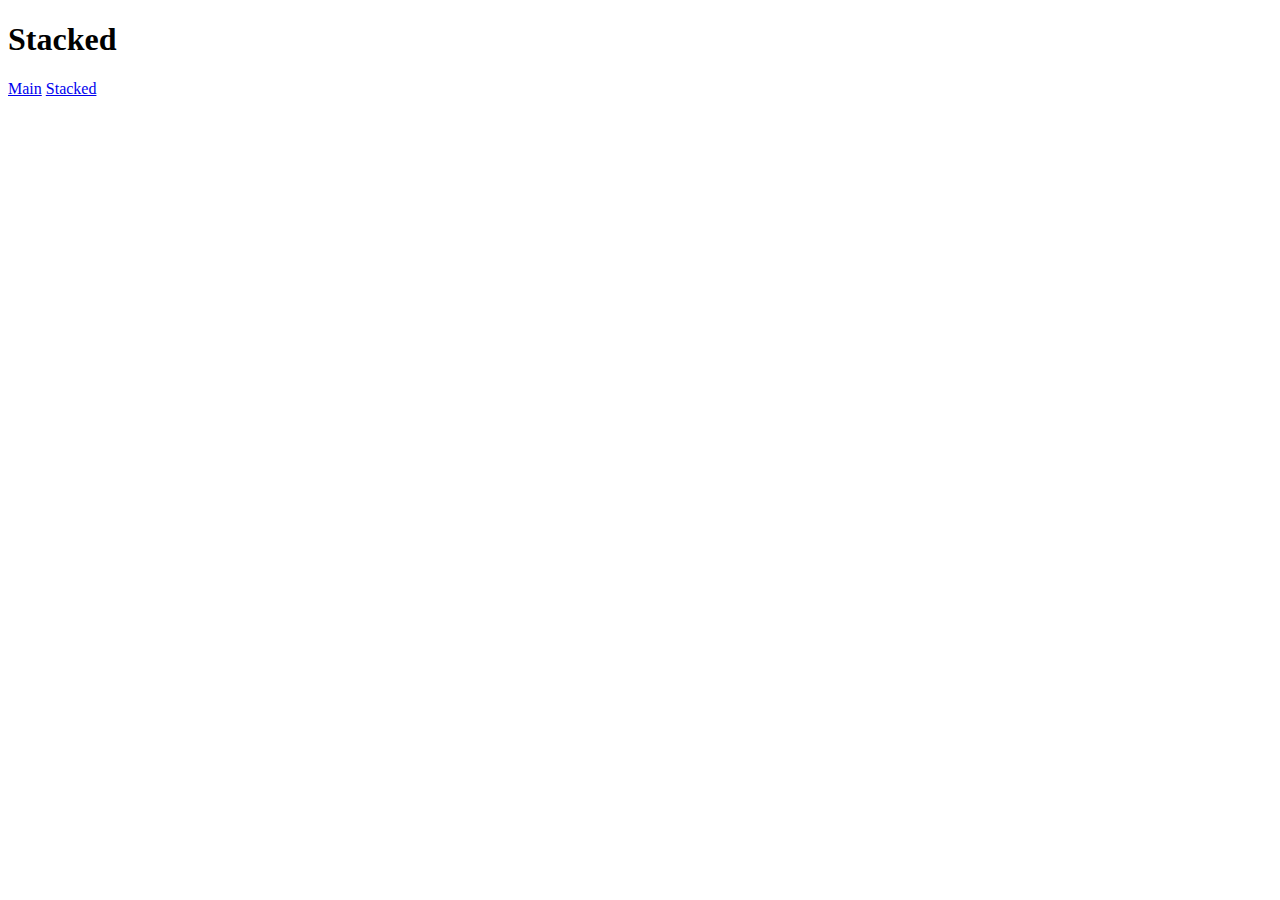
<file: lity/test/functional/stacked.html>
<!DOCTYPE html>
<html>
<head lang="en">
    <meta charset="UTF-8">
    <meta name="viewport" content="width=device-width, initial-scale=1">
    <title>Lity - Stacked Test</title>

    <link href="../../dist/lity.css" rel="stylesheet"/>

    <script src="../../vendor/jquery.js"></script>
    <script src="../../dist/lity.js"></script>
</head>
<body style="background: #fff">

<h1>Stacked</h1>

<a href="#main" data-lity>Main</a>
<a href="#stacked" data-lity>Stacked</a>

<div id="main" class="lity-hide" style="background:#fff;padding:40px;">
    <h2>Main</h2>
    <p><a href="#stacked" data-lity>Stacked</a></p>
</div>

<div id="stacked" class="lity-hide" style="background:#fff;padding:40px;">
    <h2>Stacked</h2>
    <p><a href="#main" data-lity>Main</a></p>
</div>

<p aria-hidden="true"></p>
<p aria-hidden="false"></p>

</body>
</html>
</file>
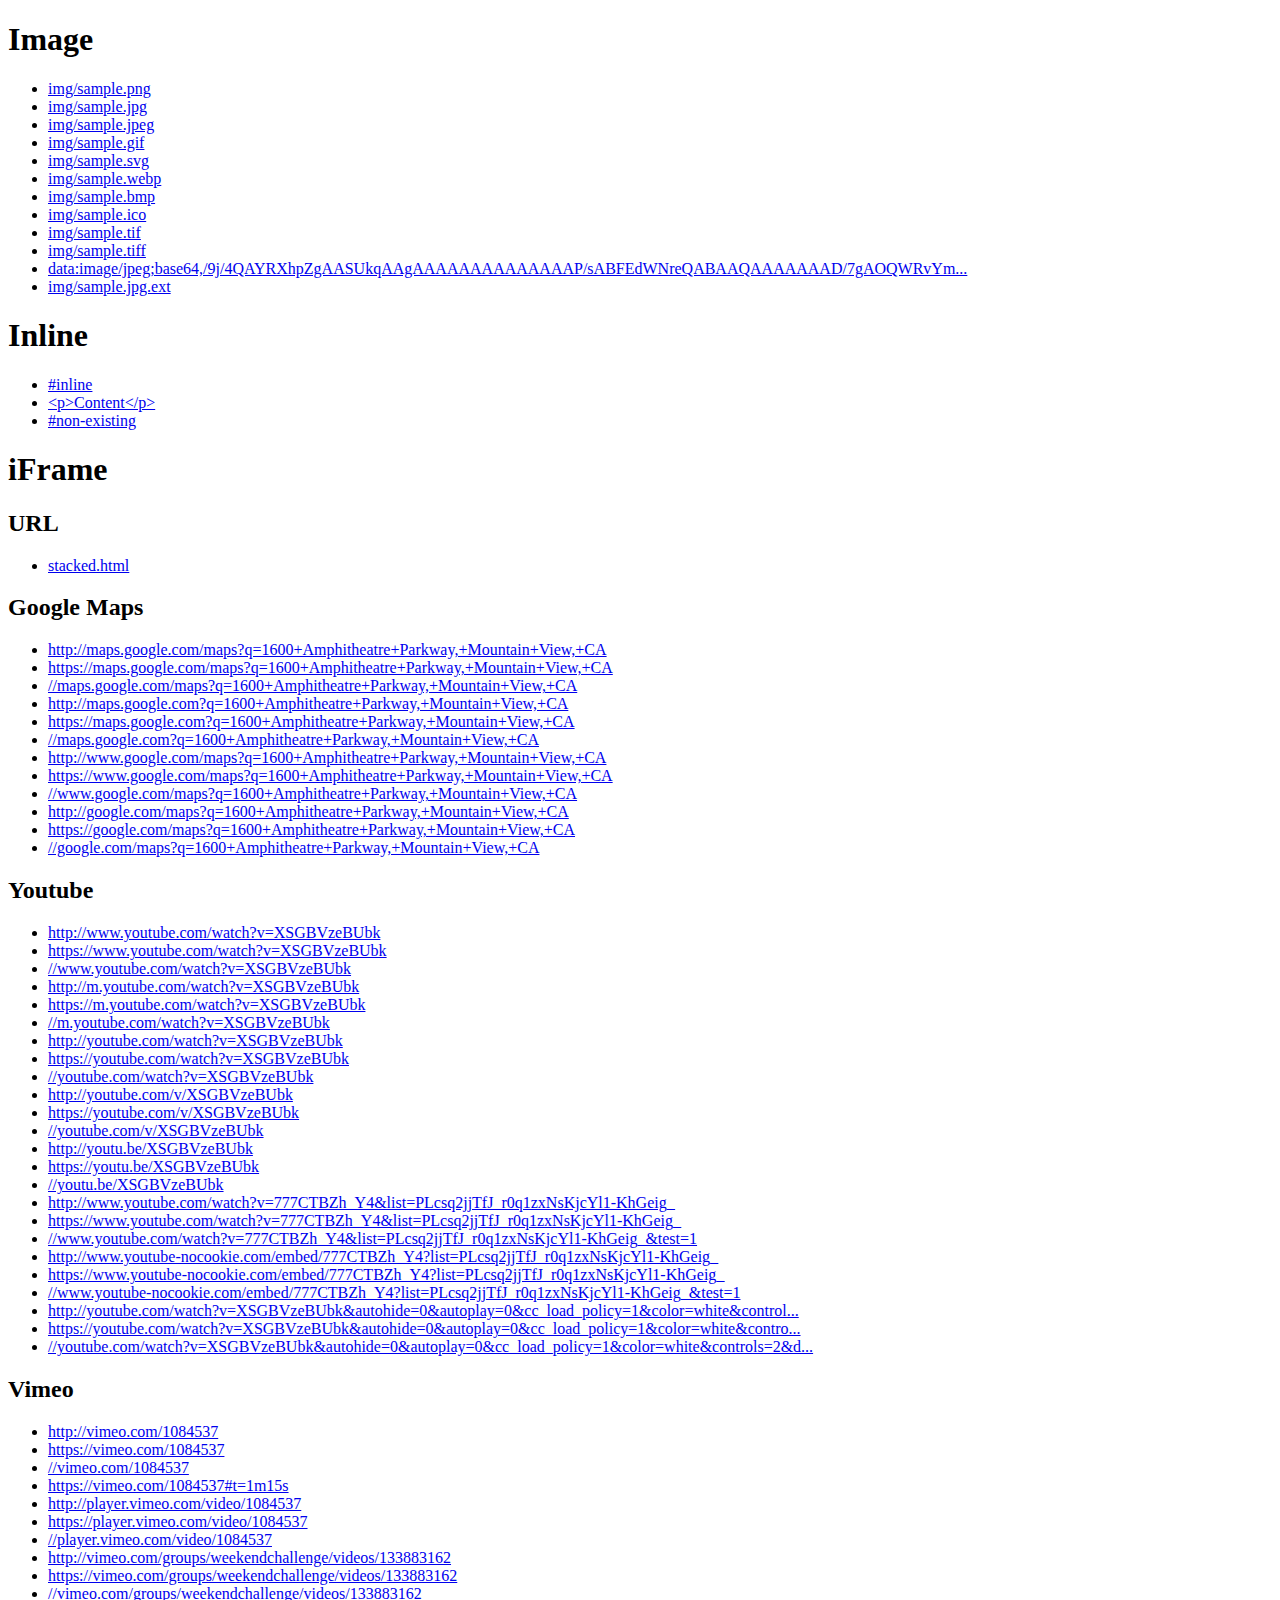
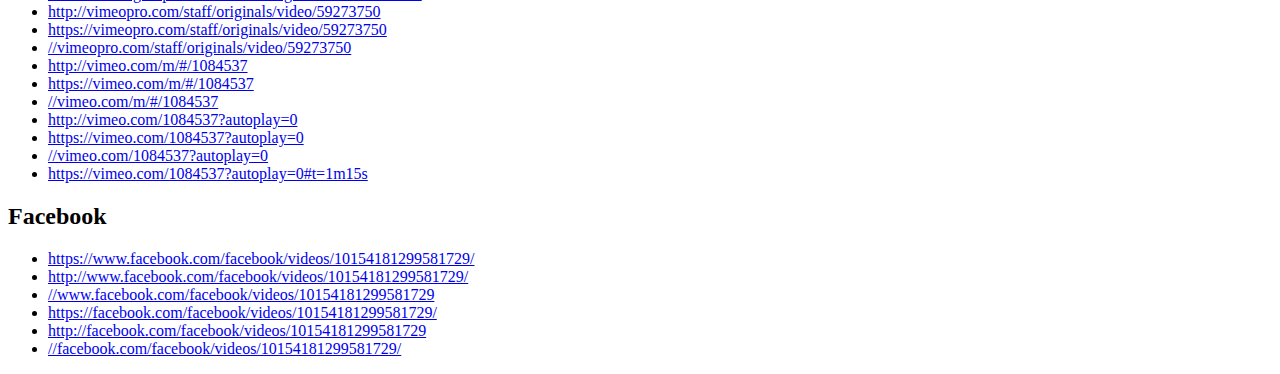
<file: lity/test/functional/uri.html>
<!DOCTYPE html>
<html>
<head lang="en">
    <meta charset="UTF-8">
    <meta name="viewport" content="width=device-width, initial-scale=1">
    <title>Lity - URI Tests</title>

    <link href="../../dist/lity.css" rel="stylesheet"/>

    <script src="../../vendor/jquery.js"></script>
    <script src="../../dist/lity.js"></script>

    <script>
        $(function() {
            $('a').each(function() {
                var el = $(this), href = el.attr('href');

                if (href.length > 97) {
                    href = href.substr(0, 97) + '...';
                }

                el.text(href);
            })
        });
    </script>
</head>
<body style="background: #fff">

<h1>Image</h1>

<ul>
    <li>
        <a href="img/sample.png" data-lity></a>
    </li>
    <li>
        <a href="img/sample.jpg" data-lity></a>
    </li>
    <li>
        <a href="img/sample.jpeg" data-lity></a>
    </li>
    <li>
        <a href="img/sample.gif" data-lity></a>
    </li>
    <li>
        <a href="img/sample.svg" data-lity></a>
    </li>
    <li>
        <a href="img/sample.webp" data-lity></a>
    </li>
    <li>
        <a href="img/sample.bmp" data-lity></a>
    </li>
    <li>
        <a href="img/sample.ico" data-lity></a>
    </li>
    <li>
        <a href="img/sample.tif" data-lity></a>
    </li>
    <li>
        <a href="img/sample.tiff" data-lity></a>
    </li>
    <li>
        <a href="[data-uri]" data-lity></a>
    </li>

    <li>
        <a href="img/sample.jpg.ext" data-lity="{&quot;handler&quot;: &quot;image&quot;}"></a>
    </li>
</ul>

<h1>Inline</h1>

<ul>
    <li>
        <a href="#inline" data-lity></a>
    </li>
    <li>
        <a href="&lt;p&gt;Content&lt;/p&gt;" data-lity></a>
    </li>
    <li>
        <a href="#non-existing" data-lity></a>
    </li>
</ul>

<div id="inline" class="lity-hide">
    Inline
</div>

<h1>iFrame</h1>

<h2>URL</h2>

<ul>
    <li>
        <a href="stacked.html" data-lity></a>
    </li>
</ul>
<h2>Google Maps</h2>

<ul>
    <li>
        <a href="http://maps.google.com/maps?q=1600+Amphitheatre+Parkway,+Mountain+View,+CA" data-lity></a>
    </li>
    <li>
        <a href="https://maps.google.com/maps?q=1600+Amphitheatre+Parkway,+Mountain+View,+CA" data-lity></a>
    </li>
    <li>
        <a href="//maps.google.com/maps?q=1600+Amphitheatre+Parkway,+Mountain+View,+CA" data-lity></a>
    </li>

    <li>
        <a href="http://maps.google.com?q=1600+Amphitheatre+Parkway,+Mountain+View,+CA" data-lity></a>
    </li>
    <li>
        <a href="https://maps.google.com?q=1600+Amphitheatre+Parkway,+Mountain+View,+CA" data-lity></a>
    </li>
    <li>
        <a href="//maps.google.com?q=1600+Amphitheatre+Parkway,+Mountain+View,+CA" data-lity></a>
    </li>

    <li>
        <a href="http://www.google.com/maps?q=1600+Amphitheatre+Parkway,+Mountain+View,+CA" data-lity></a>
    </li>
    <li>
        <a href="https://www.google.com/maps?q=1600+Amphitheatre+Parkway,+Mountain+View,+CA" data-lity></a>
    </li>
    <li>
        <a href="//www.google.com/maps?q=1600+Amphitheatre+Parkway,+Mountain+View,+CA" data-lity></a>
    </li>

    <li>
        <a href="http://google.com/maps?q=1600+Amphitheatre+Parkway,+Mountain+View,+CA" data-lity></a>
    </li>
    <li>
        <a href="https://google.com/maps?q=1600+Amphitheatre+Parkway,+Mountain+View,+CA" data-lity></a>
    </li>
    <li>
        <a href="//google.com/maps?q=1600+Amphitheatre+Parkway,+Mountain+View,+CA" data-lity></a>
    </li>
</ul>

<h2>Youtube</h2>

<ul>
    <li>
        <a href="http://www.youtube.com/watch?v=XSGBVzeBUbk" data-lity></a>
    </li>
    <li>
        <a href="https://www.youtube.com/watch?v=XSGBVzeBUbk" data-lity></a>
    </li>
    <li>
        <a href="//www.youtube.com/watch?v=XSGBVzeBUbk" data-lity></a>
    </li>

    <li>
        <a href="http://m.youtube.com/watch?v=XSGBVzeBUbk" data-lity></a>
    </li>
    <li>
        <a href="https://m.youtube.com/watch?v=XSGBVzeBUbk" data-lity></a>
    </li>
    <li>
        <a href="//m.youtube.com/watch?v=XSGBVzeBUbk" data-lity></a>
    </li>

    <li>
        <a href="http://youtube.com/watch?v=XSGBVzeBUbk" data-lity></a>
    </li>
    <li>
        <a href="https://youtube.com/watch?v=XSGBVzeBUbk" data-lity></a>
    </li>
    <li>
        <a href="//youtube.com/watch?v=XSGBVzeBUbk" data-lity></a>
    </li>

    <li>
        <a href="http://youtube.com/v/XSGBVzeBUbk" data-lity></a>
    </li>
    <li>
        <a href="https://youtube.com/v/XSGBVzeBUbk" data-lity></a>
    </li>
    <li>
        <a href="//youtube.com/v/XSGBVzeBUbk" data-lity></a>
    </li>

    <li>
        <a href="http://youtu.be/XSGBVzeBUbk" data-lity></a>
    </li>
    <li>
        <a href="https://youtu.be/XSGBVzeBUbk" data-lity></a>
    </li>
    <li>
        <a href="//youtu.be/XSGBVzeBUbk" data-lity></a>
    </li>

    <li>
        <a href="http://www.youtube.com/watch?v=777CTBZh_Y4&amp;list=PLcsq2jjTfJ_r0q1zxNsKjcYl1-KhGeig_" data-lity></a>
    </li>
    <li>
        <a href="https://www.youtube.com/watch?v=777CTBZh_Y4&amp;list=PLcsq2jjTfJ_r0q1zxNsKjcYl1-KhGeig_" data-lity></a>
    </li>
    <li>
        <a href="//www.youtube.com/watch?v=777CTBZh_Y4&amp;list=PLcsq2jjTfJ_r0q1zxNsKjcYl1-KhGeig_&amp;test=1" data-lity></a>
    </li>

    <li>
        <a href="http://www.youtube-nocookie.com/embed/777CTBZh_Y4?list=PLcsq2jjTfJ_r0q1zxNsKjcYl1-KhGeig_" data-lity></a>
    </li>
    <li>
        <a href="https://www.youtube-nocookie.com/embed/777CTBZh_Y4?list=PLcsq2jjTfJ_r0q1zxNsKjcYl1-KhGeig_" data-lity></a>
    </li>
    <li>
        <a href="//www.youtube-nocookie.com/embed/777CTBZh_Y4?list=PLcsq2jjTfJ_r0q1zxNsKjcYl1-KhGeig_&amp;test=1" data-lity></a>
    </li>

    <li>
        <a href="http://youtube.com/watch?v=XSGBVzeBUbk&amp;autohide=0&amp;autoplay=0&amp;cc_load_policy=1&amp;color=white&amp;controls=2&amp;disablekb=1&amp;enablejsapi=1&amp;end=10&amp;fs=0&amp;hl=de&amp;iv_load_policy=1&amp;listType=playlist&amp;list=PLcsq2jjTfJ_r0q1zxNsKjcYl1-KhGeig_&amp;loop=1&amp;modestbranding=1&amp;origin=http://lity&amp;rel=0&amp;showinfo=1&amp;start=2&amp;theme=light" data-lity></a>
    </li>
    <li>
        <a href="https://youtube.com/watch?v=XSGBVzeBUbk&amp;autohide=0&amp;autoplay=0&amp;cc_load_policy=1&amp;color=white&amp;controls=2&amp;disablekb=1&amp;enablejsapi=1&amp;end=10&amp;fs=0&amp;hl=de&amp;iv_load_policy=1&amp;listType=playlist&amp;list=PLcsq2jjTfJ_r0q1zxNsKjcYl1-KhGeig_&amp;loop=1&amp;modestbranding=1&amp;origin=http://lity&amp;rel=0&amp;showinfo=1&amp;start=2&amp;theme=light" data-lity></a>
    </li>
    <li>
        <a href="//youtube.com/watch?v=XSGBVzeBUbk&amp;autohide=0&amp;autoplay=0&amp;cc_load_policy=1&amp;color=white&amp;controls=2&amp;disablekb=1&amp;enablejsapi=1&amp;end=10&amp;fs=0&amp;hl=de&amp;iv_load_policy=1&amp;listType=playlist&amp;list=PLcsq2jjTfJ_r0q1zxNsKjcYl1-KhGeig_&amp;loop=1&amp;modestbranding=1&amp;origin=http://lity&amp;rel=0&amp;showinfo=1&amp;start=2&amp;theme=light" data-lity></a>
    </li>
</ul>

<h2>Vimeo</h2>

<ul>
    <li>
        <a href="http://vimeo.com/1084537" data-lity></a>
    </li>
    <li>
        <a href="https://vimeo.com/1084537" data-lity></a>
    </li>
    <li>
        <a href="//vimeo.com/1084537" data-lity></a>
    </li>
    <li>
        <a href="https://vimeo.com/1084537#t=1m15s" data-lity></a>
    </li>
    <li>
        <a href="http://player.vimeo.com/video/1084537" data-lity></a>
    </li>
    <li>
        <a href="https://player.vimeo.com/video/1084537" data-lity></a>
    </li>
    <li>
        <a href="//player.vimeo.com/video/1084537" data-lity></a>
    </li>
    <li>
        <a href="http://vimeo.com/groups/weekendchallenge/videos/133883162" data-lity></a>
    </li>
    <li>
        <a href="https://vimeo.com/groups/weekendchallenge/videos/133883162" data-lity></a>
    </li>
    <li>
        <a href="//vimeo.com/groups/weekendchallenge/videos/133883162" data-lity></a>
    </li>
    <li>
        <a href="http://vimeopro.com/staff/originals/video/59273750" data-lity></a>
    </li>
    <li>
        <a href="https://vimeopro.com/staff/originals/video/59273750" data-lity></a>
    </li>
    <li>
        <a href="//vimeopro.com/staff/originals/video/59273750" data-lity></a>
    </li>
    <li>
        <a href="http://vimeo.com/m/#/1084537" data-lity></a>
    </li>
    <li>
        <a href="https://vimeo.com/m/#/1084537" data-lity></a>
    </li>
    <li>
        <a href="//vimeo.com/m/#/1084537" data-lity></a>
    </li>
    <li>
        <a href="http://vimeo.com/1084537?autoplay=0" data-lity></a>
    </li>
    <li>
        <a href="https://vimeo.com/1084537?autoplay=0" data-lity></a>
    </li>
    <li>
        <a href="//vimeo.com/1084537?autoplay=0" data-lity></a>
    </li>
    <li>
        <a href="https://vimeo.com/1084537?autoplay=0#t=1m15s" data-lity></a>
    </li>
</ul>

<h2>Facebook</h2>

<ul>
    <li>
        <a href="https://www.facebook.com/facebook/videos/10154181299581729/" data-lity></a>
    </li>
    <li>
        <a href="http://www.facebook.com/facebook/videos/10154181299581729/" data-lity></a>
    </li>
    <li>
        <a href="//www.facebook.com/facebook/videos/10154181299581729" data-lity></a>
    </li>
    <li>
        <a href="https://facebook.com/facebook/videos/10154181299581729/" data-lity></a>
    </li>
    <li>
        <a href="http://facebook.com/facebook/videos/10154181299581729" data-lity></a>
    </li>
    <li>
        <a href="//facebook.com/facebook/videos/10154181299581729/" data-lity></a>
    </li>
</ul>

</body>
</html>
</file>
<file: css/et-line-icons.css>
@font-face {
	font-family: 'et-line';
	src:url('../fonts/et-line.eot');
	src:url('../fonts/et-line.eot?#iefix') format('embedded-opentype'),
		url('../fonts/et-line.woff') format('woff'),
		url('../fonts/et-line.ttf') format('truetype'),
		url('../fonts/et-line.svg#et-line') format('svg');
	font-weight: normal;
	font-style: normal;
}

/* Use the following CSS code if you want to use data attributes for inserting your icons */
[data-icon]:before {
	font-family: 'et-line';
	content: attr(data-icon);
	speak: none;
	font-weight: normal;
	font-variant: normal;
	text-transform: none;
	line-height: 1;
	-webkit-font-smoothing: antialiased;
	-moz-osx-font-smoothing: grayscale;
	display:inline-block;
}

/* Use the following CSS code if you want to have a class per icon */
/*
Instead of a list of all class selectors,
you can use the generic selector below, but it's slower:
[class*="icon-"] {
*/
.icon-mobile, .icon-laptop, .icon-desktop, .icon-tablet, .icon-phone, .icon-document, .icon-documents, .icon-search, .icon-clipboard, .icon-newspaper, .icon-notebook, .icon-book-open, .icon-browser, .icon-calendar, .icon-presentation, .icon-picture, .icon-pictures, .icon-video, .icon-camera, .icon-printer, .icon-toolbox, .icon-briefcase, .icon-wallet, .icon-gift, .icon-bargraph, .icon-grid, .icon-expand, .icon-focus, .icon-edit, .icon-adjustments, .icon-ribbon, .icon-hourglass, .icon-lock, .icon-megaphone, .icon-shield, .icon-trophy, .icon-flag, .icon-map, .icon-puzzle, .icon-basket, .icon-envelope, .icon-streetsign, .icon-telescope, .icon-gears, .icon-key, .icon-paperclip, .icon-attachment, .icon-pricetags, .icon-lightbulb, .icon-layers, .icon-pencil, .icon-tools, .icon-tools-2, .icon-scissors, .icon-paintbrush, .icon-magnifying-glass, .icon-circle-compass, .icon-linegraph, .icon-mic, .icon-strategy, .icon-beaker, .icon-caution, .icon-recycle, .icon-anchor, .icon-profile-male, .icon-profile-female, .icon-bike, .icon-wine, .icon-hotairballoon, .icon-globe, .icon-genius, .icon-map-pin, .icon-dial, .icon-chat, .icon-heart, .icon-cloud, .icon-upload, .icon-download, .icon-target, .icon-hazardous, .icon-piechart, .icon-speedometer, .icon-global, .icon-compass, .icon-lifesaver, .icon-clock, .icon-aperture, .icon-quote, .icon-scope, .icon-alarmclock, .icon-refresh, .icon-happy, .icon-sad, .icon-facebook, .icon-twitter, .icon-googleplus, .icon-rss, .icon-tumblr, .icon-linkedin, .icon-dribbble {
	font-family: 'et-line';
	speak: none;
	font-style: normal;
	font-weight: normal;
	font-variant: normal;
	text-transform: none;
	line-height: 1.1;
	-webkit-font-smoothing: antialiased;
	-moz-osx-font-smoothing: grayscale;
	display:inline-block;
}
.icon-mobile:before {
	content: "\e000";
}
.icon-laptop:before {
	content: "\e001";
}
.icon-desktop:before {
	content: "\e002";
}
.icon-tablet:before {
	content: "\e003";
}
.icon-phone:before {
	content: "\e004";
}
.icon-document:before {
	content: "\e005";
}
.icon-documents:before {
	content: "\e006";
}
.icon-search:before {
	content: "\e007";
}
.icon-clipboard:before {
	content: "\e008";
}
.icon-newspaper:before {
	content: "\e009";
}
.icon-notebook:before {
	content: "\e00a";
}
.icon-book-open:before {
	content: "\e00b";
}
.icon-browser:before {
	content: "\e00c";
}
.icon-calendar:before {
	content: "\e00d";
}
.icon-presentation:before {
	content: "\e00e";
}
.icon-picture:before {
	content: "\e00f";
}
.icon-pictures:before {
	content: "\e010";
}
.icon-video:before {
	content: "\e011";
}
.icon-camera:before {
	content: "\e012";
}
.icon-printer:before {
	content: "\e013";
}
.icon-toolbox:before {
	content: "\e014";
}
.icon-briefcase:before {
	content: "\e015";
}
.icon-wallet:before {
	content: "\e016";
}
.icon-gift:before {
	content: "\e017";
}
.icon-bargraph:before {
	content: "\e018";
}
.icon-grid:before {
	content: "\e019";
}
.icon-expand:before {
	content: "\e01a";
}
.icon-focus:before {
	content: "\e01b";
}
.icon-edit:before {
	content: "\e01c";
}
.icon-adjustments:before {
	content: "\e01d";
}
.icon-ribbon:before {
	content: "\e01e";
}
.icon-hourglass:before {
	content: "\e01f";
}
.icon-lock:before {
	content: "\e020";
}
.icon-megaphone:before {
	content: "\e021";
}
.icon-shield:before {
	content: "\e022";
}
.icon-trophy:before {
	content: "\e023";
}
.icon-flag:before {
	content: "\e024";
}
.icon-map:before {
	content: "\e025";
}
.icon-puzzle:before {
	content: "\e026";
}
.icon-basket:before {
	content: "\e027";
}
.icon-envelope:before {
	content: "\e028";
}
.icon-streetsign:before {
	content: "\e029";
}
.icon-telescope:before {
	content: "\e02a";
}
.icon-gears:before {
	content: "\e02b";
}
.icon-key:before {
	content: "\e02c";
}
.icon-paperclip:before {
	content: "\e02d";
}
.icon-attachment:before {
	content: "\e02e";
}
.icon-pricetags:before {
	content: "\e02f";
}
.icon-lightbulb:before {
	content: "\e030";
}
.icon-layers:before {
	content: "\e031";
}
.icon-pencil:before {
	content: "\e032";
}
.icon-tools:before {
	content: "\e033";
}
.icon-tools-2:before {
	content: "\e034";
}
.icon-scissors:before {
	content: "\e035";
}
.icon-paintbrush:before {
	content: "\e036";
}
.icon-magnifying-glass:before {
	content: "\e037";
}
.icon-circle-compass:before {
	content: "\e038";
}
.icon-linegraph:before {
	content: "\e039";
}
.icon-mic:before {
	content: "\e03a";
}
.icon-strategy:before {
	content: "\e03b";
}
.icon-beaker:before {
	content: "\e03c";
}
.icon-caution:before {
	content: "\e03d";
}
.icon-recycle:before {
	content: "\e03e";
}
.icon-anchor:before {
	content: "\e03f";
}
.icon-profile-male:before {
	content: "\e040";
}
.icon-profile-female:before {
	content: "\e041";
}
.icon-bike:before {
	content: "\e042";
}
.icon-wine:before {
	content: "\e043";
}
.icon-hotairballoon:before {
	content: "\e044";
}
.icon-globe:before {
	content: "\e045";
}
.icon-genius:before {
	content: "\e046";
}
.icon-map-pin:before {
	content: "\e047";
}
.icon-dial:before {
	content: "\e048";
}
.icon-chat:before {
	content: "\e049";
}
.icon-heart:before {
	content: "\e04a";
}
.icon-cloud:before {
	content: "\e04b";
}
.icon-upload:before {
	content: "\e04c";
}
.icon-download:before {
	content: "\e04d";
}
.icon-target:before {
	content: "\e04e";
}
.icon-hazardous:before {
	content: "\e04f";
}
.icon-piechart:before {
	content: "\e050";
}
.icon-speedometer:before {
	content: "\e051";
}
.icon-global:before {
	content: "\e052";
}
.icon-compass:before {
	content: "\e053";
}
.icon-lifesaver:before {
	content: "\e054";
}
.icon-clock:before {
	content: "\e055";
}
.icon-aperture:before {
	content: "\e056";
}
.icon-quote:before {
	content: "\e057";
}
.icon-scope:before {
	content: "\e058";
}
.icon-alarmclock:before {
	content: "\e059";
}
.icon-refresh:before {
	content: "\e05a";
}
.icon-happy:before {
	content: "\e05b";
}
.icon-sad:before {
	content: "\e05c";
}
.icon-facebook:before {
	content: "\e05d";
}
.icon-twitter:before {
	content: "\e05e";
}
.icon-googleplus:before {
	content: "\e05f";
}
.icon-rss:before {
	content: "\e060";
}
.icon-tumblr:before {
	content: "\e061";
}
.icon-linkedin:before {
	content: "\e062";
}
.icon-dribbble:before {
	content: "\e063";
}
</file>
<file: css/themify-icons.css>
@font-face {
	font-family: 'themify';
	src:url('../fonts/themify.eot?-fvbane');
	src:url('../fonts/themify.eot?#iefix-fvbane') format('embedded-opentype'),
		url('../fonts/themify.woff?-fvbane') format('woff'),
		url('../fonts/themify.ttf?-fvbane') format('truetype'),
		url('../fonts/themify.svg?-fvbane#themify') format('svg');
	font-weight: normal;
	font-style: normal;
}

[class^="ti-"], [class*=" ti-"] {
	font-family: 'themify';
	speak: none;
	font-style: normal;
	font-weight: normal;
	font-variant: normal;
	text-transform: none;
	line-height: 1;
        display: inline-block;

	/* Better Font Rendering =========== */
	-webkit-font-smoothing: antialiased;
	-moz-osx-font-smoothing: grayscale;
}

.ti-wand:before {
	content: "\e600";
}
.ti-volume:before {
	content: "\e601";
}
.ti-user:before {
	content: "\e602";
}
.ti-unlock:before {
	content: "\e603";
}
.ti-unlink:before {
	content: "\e604";
}
.ti-trash:before {
	content: "\e605";
}
.ti-thought:before {
	content: "\e606";
}
.ti-target:before {
	content: "\e607";
}
.ti-tag:before {
	content: "\e608";
}
.ti-tablet:before {
	content: "\e609";
}
.ti-star:before {
	content: "\e60a";
}
.ti-spray:before {
	content: "\e60b";
}
.ti-signal:before {
	content: "\e60c";
}
.ti-shopping-cart:before {
	content: "\e60d";
}
.ti-shopping-cart-full:before {
	content: "\e60e";
}
.ti-settings:before {
	content: "\e60f";
}
.ti-search:before {
	content: "\e610";
}
.ti-zoom-in:before {
	content: "\e611";
}
.ti-zoom-out:before {
	content: "\e612";
}
.ti-cut:before {
	content: "\e613";
}
.ti-ruler:before {
	content: "\e614";
}
.ti-ruler-pencil:before {
	content: "\e615";
}
.ti-ruler-alt:before {
	content: "\e616";
}
.ti-bookmark:before {
	content: "\e617";
}
.ti-bookmark-alt:before {
	content: "\e618";
}
.ti-reload:before {
	content: "\e619";
}
.ti-plus:before {
	content: "\e61a";
}
.ti-pin:before {
	content: "\e61b";
}
.ti-pencil:before {
	content: "\e61c";
}
.ti-pencil-alt:before {
	content: "\e61d";
}
.ti-paint-roller:before {
	content: "\e61e";
}
.ti-paint-bucket:before {
	content: "\e61f";
}
.ti-na:before {
	content: "\e620";
}
.ti-mobile:before {
	content: "\e621";
}
.ti-minus:before {
	content: "\e622";
}
.ti-medall:before {
	content: "\e623";
}
.ti-medall-alt:before {
	content: "\e624";
}
.ti-marker:before {
	content: "\e625";
}
.ti-marker-alt:before {
	content: "\e626";
}
.ti-arrow-up:before {
	content: "\e627";
}
.ti-arrow-right:before {
	content: "\e628";
}
.ti-arrow-left:before {
	content: "\e629";
}
.ti-arrow-down:before {
	content: "\e62a";
}
.ti-lock:before {
	content: "\e62b";
}
.ti-location-arrow:before {
	content: "\e62c";
}
.ti-link:before {
	content: "\e62d";
}
.ti-layout:before {
	content: "\e62e";
}
.ti-layers:before {
	content: "\e62f";
}
.ti-layers-alt:before {
	content: "\e630";
}
.ti-key:before {
	content: "\e631";
}
.ti-import:before {
	content: "\e632";
}
.ti-image:before {
	content: "\e633";
}
.ti-heart:before {
	content: "\e634";
}
.ti-heart-broken:before {
	content: "\e635";
}
.ti-hand-stop:before {
	content: "\e636";
}
.ti-hand-open:before {
	content: "\e637";
}
.ti-hand-drag:before {
	content: "\e638";
}
.ti-folder:before {
	content: "\e639";
}
.ti-flag:before {
	content: "\e63a";
}
.ti-flag-alt:before {
	content: "\e63b";
}
.ti-flag-alt-2:before {
	content: "\e63c";
}
.ti-eye:before {
	content: "\e63d";
}
.ti-export:before {
	content: "\e63e";
}
.ti-exchange-vertical:before {
	content: "\e63f";
}
.ti-desktop:before {
	content: "\e640";
}
.ti-cup:before {
	content: "\e641";
}
.ti-crown:before {
	content: "\e642";
}
.ti-comments:before {
	content: "\e643";
}
.ti-comment:before {
	content: "\e644";
}
.ti-comment-alt:before {
	content: "\e645";
}
.ti-close:before {
	content: "\e646";
}
.ti-clip:before {
	content: "\e647";
}
.ti-angle-up:before {
	content: "\e648";
}
.ti-angle-right:before {
	content: "\e649";
}
.ti-angle-left:before {
	content: "\e64a";
}
.ti-angle-down:before {
	content: "\e64b";
}
.ti-check:before {
	content: "\e64c";
}
.ti-check-box:before {
	content: "\e64d";
}
.ti-camera:before {
	content: "\e64e";
}
.ti-announcement:before {
	content: "\e64f";
}
.ti-brush:before {
	content: "\e650";
}
.ti-briefcase:before {
	content: "\e651";
}
.ti-bolt:before {
	content: "\e652";
}
.ti-bolt-alt:before {
	content: "\e653";
}
.ti-blackboard:before {
	content: "\e654";
}
.ti-bag:before {
	content: "\e655";
}
.ti-move:before {
	content: "\e656";
}
.ti-arrows-vertical:before {
	content: "\e657";
}
.ti-arrows-horizontal:before {
	content: "\e658";
}
.ti-fullscreen:before {
	content: "\e659";
}
.ti-arrow-top-right:before {
	content: "\e65a";
}
.ti-arrow-top-left:before {
	content: "\e65b";
}
.ti-arrow-circle-up:before {
	content: "\e65c";
}
.ti-arrow-circle-right:before {
	content: "\e65d";
}
.ti-arrow-circle-left:before {
	content: "\e65e";
}
.ti-arrow-circle-down:before {
	content: "\e65f";
}
.ti-angle-double-up:before {
	content: "\e660";
}
.ti-angle-double-right:before {
	content: "\e661";
}
.ti-angle-double-left:before {
	content: "\e662";
}
.ti-angle-double-down:before {
	content: "\e663";
}
.ti-zip:before {
	content: "\e664";
}
.ti-world:before {
	content: "\e665";
}
.ti-wheelchair:before {
	content: "\e666";
}
.ti-view-list:before {
	content: "\e667";
}
.ti-view-list-alt:before {
	content: "\e668";
}
.ti-view-grid:before {
	content: "\e669";
}
.ti-uppercase:before {
	content: "\e66a";
}
.ti-upload:before {
	content: "\e66b";
}
.ti-underline:before {
	content: "\e66c";
}
.ti-truck:before {
	content: "\e66d";
}
.ti-timer:before {
	content: "\e66e";
}
.ti-ticket:before {
	content: "\e66f";
}
.ti-thumb-up:before {
	content: "\e670";
}
.ti-thumb-down:before {
	content: "\e671";
}
.ti-text:before {
	content: "\e672";
}
.ti-stats-up:before {
	content: "\e673";
}
.ti-stats-down:before {
	content: "\e674";
}
.ti-split-v:before {
	content: "\e675";
}
.ti-split-h:before {
	content: "\e676";
}
.ti-smallcap:before {
	content: "\e677";
}
.ti-shine:before {
	content: "\e678";
}
.ti-shift-right:before {
	content: "\e679";
}
.ti-shift-left:before {
	content: "\e67a";
}
.ti-shield:before {
	content: "\e67b";
}
.ti-notepad:before {
	content: "\e67c";
}
.ti-server:before {
	content: "\e67d";
}
.ti-quote-right:before {
	content: "\e67e";
}
.ti-quote-left:before {
	content: "\e67f";
}
.ti-pulse:before {
	content: "\e680";
}
.ti-printer:before {
	content: "\e681";
}
.ti-power-off:before {
	content: "\e682";
}
.ti-plug:before {
	content: "\e683";
}
.ti-pie-chart:before {
	content: "\e684";
}
.ti-paragraph:before {
	content: "\e685";
}
.ti-panel:before {
	content: "\e686";
}
.ti-package:before {
	content: "\e687";
}
.ti-music:before {
	content: "\e688";
}
.ti-music-alt:before {
	content: "\e689";
}
.ti-mouse:before {
	content: "\e68a";
}
.ti-mouse-alt:before {
	content: "\e68b";
}
.ti-money:before {
	content: "\e68c";
}
.ti-microphone:before {
	content: "\e68d";
}
.ti-menu:before {
	content: "\e68e";
}
.ti-menu-alt:before {
	content: "\e68f";
}
.ti-map:before {
	content: "\e690";
}
.ti-map-alt:before {
	content: "\e691";
}
.ti-loop:before {
	content: "\e692";
}
.ti-location-pin:before {
	content: "\e693";
}
.ti-list:before {
	content: "\e694";
}
.ti-light-bulb:before {
	content: "\e695";
}
.ti-Italic:before {
	content: "\e696";
}
.ti-info:before {
	content: "\e697";
}
.ti-infinite:before {
	content: "\e698";
}
.ti-id-badge:before {
	content: "\e699";
}
.ti-hummer:before {
	content: "\e69a";
}
.ti-home:before {
	content: "\e69b";
}
.ti-help:before {
	content: "\e69c";
}
.ti-headphone:before {
	content: "\e69d";
}
.ti-harddrives:before {
	content: "\e69e";
}
.ti-harddrive:before {
	content: "\e69f";
}
.ti-gift:before {
	content: "\e6a0";
}
.ti-game:before {
	content: "\e6a1";
}
.ti-filter:before {
	content: "\e6a2";
}
.ti-files:before {
	content: "\e6a3";
}
.ti-file:before {
	content: "\e6a4";
}
.ti-eraser:before {
	content: "\e6a5";
}
.ti-envelope:before {
	content: "\e6a6";
}
.ti-download:before {
	content: "\e6a7";
}
.ti-direction:before {
	content: "\e6a8";
}
.ti-direction-alt:before {
	content: "\e6a9";
}
.ti-dashboard:before {
	content: "\e6aa";
}
.ti-control-stop:before {
	content: "\e6ab";
}
.ti-control-shuffle:before {
	content: "\e6ac";
}
.ti-control-play:before {
	content: "\e6ad";
}
.ti-control-pause:before {
	content: "\e6ae";
}
.ti-control-forward:before {
	content: "\e6af";
}
.ti-control-backward:before {
	content: "\e6b0";
}
.ti-cloud:before {
	content: "\e6b1";
}
.ti-cloud-up:before {
	content: "\e6b2";
}
.ti-cloud-down:before {
	content: "\e6b3";
}
.ti-clipboard:before {
	content: "\e6b4";
}
.ti-car:before {
	content: "\e6b5";
}
.ti-calendar:before {
	content: "\e6b6";
}
.ti-book:before {
	content: "\e6b7";
}
.ti-bell:before {
	content: "\e6b8";
}
.ti-basketball:before {
	content: "\e6b9";
}
.ti-bar-chart:before {
	content: "\e6ba";
}
.ti-bar-chart-alt:before {
	content: "\e6bb";
}
.ti-back-right:before {
	content: "\e6bc";
}
.ti-back-left:before {
	content: "\e6bd";
}
.ti-arrows-corner:before {
	content: "\e6be";
}
.ti-archive:before {
	content: "\e6bf";
}
.ti-anchor:before {
	content: "\e6c0";
}
.ti-align-right:before {
	content: "\e6c1";
}
.ti-align-left:before {
	content: "\e6c2";
}
.ti-align-justify:before {
	content: "\e6c3";
}
.ti-align-center:before {
	content: "\e6c4";
}
.ti-alert:before {
	content: "\e6c5";
}
.ti-alarm-clock:before {
	content: "\e6c6";
}
.ti-agenda:before {
	content: "\e6c7";
}
.ti-write:before {
	content: "\e6c8";
}
.ti-window:before {
	content: "\e6c9";
}
.ti-widgetized:before {
	content: "\e6ca";
}
.ti-widget:before {
	content: "\e6cb";
}
.ti-widget-alt:before {
	content: "\e6cc";
}
.ti-wallet:before {
	content: "\e6cd";
}
.ti-video-clapper:before {
	content: "\e6ce";
}
.ti-video-camera:before {
	content: "\e6cf";
}
.ti-vector:before {
	content: "\e6d0";
}
.ti-themify-logo:before {
	content: "\e6d1";
}
.ti-themify-favicon:before {
	content: "\e6d2";
}
.ti-themify-favicon-alt:before {
	content: "\e6d3";
}
.ti-support:before {
	content: "\e6d4";
}
.ti-stamp:before {
	content: "\e6d5";
}
.ti-split-v-alt:before {
	content: "\e6d6";
}
.ti-slice:before {
	content: "\e6d7";
}
.ti-shortcode:before {
	content: "\e6d8";
}
.ti-shift-right-alt:before {
	content: "\e6d9";
}
.ti-shift-left-alt:before {
	content: "\e6da";
}
.ti-ruler-alt-2:before {
	content: "\e6db";
}
.ti-receipt:before {
	content: "\e6dc";
}
.ti-pin2:before {
	content: "\e6dd";
}
.ti-pin-alt:before {
	content: "\e6de";
}
.ti-pencil-alt2:before {
	content: "\e6df";
}
.ti-palette:before {
	content: "\e6e0";
}
.ti-more:before {
	content: "\e6e1";
}
.ti-more-alt:before {
	content: "\e6e2";
}
.ti-microphone-alt:before {
	content: "\e6e3";
}
.ti-magnet:before {
	content: "\e6e4";
}
.ti-line-double:before {
	content: "\e6e5";
}
.ti-line-dotted:before {
	content: "\e6e6";
}
.ti-line-dashed:before {
	content: "\e6e7";
}
.ti-layout-width-full:before {
	content: "\e6e8";
}
.ti-layout-width-default:before {
	content: "\e6e9";
}
.ti-layout-width-default-alt:before {
	content: "\e6ea";
}
.ti-layout-tab:before {
	content: "\e6eb";
}
.ti-layout-tab-window:before {
	content: "\e6ec";
}
.ti-layout-tab-v:before {
	content: "\e6ed";
}
.ti-layout-tab-min:before {
	content: "\e6ee";
}
.ti-layout-slider:before {
	content: "\e6ef";
}
.ti-layout-slider-alt:before {
	content: "\e6f0";
}
.ti-layout-sidebar-right:before {
	content: "\e6f1";
}
.ti-layout-sidebar-none:before {
	content: "\e6f2";
}
.ti-layout-sidebar-left:before {
	content: "\e6f3";
}
.ti-layout-placeholder:before {
	content: "\e6f4";
}
.ti-layout-menu:before {
	content: "\e6f5";
}
.ti-layout-menu-v:before {
	content: "\e6f6";
}
.ti-layout-menu-separated:before {
	content: "\e6f7";
}
.ti-layout-menu-full:before {
	content: "\e6f8";
}
.ti-layout-media-right-alt:before {
	content: "\e6f9";
}
.ti-layout-media-right:before {
	content: "\e6fa";
}
.ti-layout-media-overlay:before {
	content: "\e6fb";
}
.ti-layout-media-overlay-alt:before {
	content: "\e6fc";
}
.ti-layout-media-overlay-alt-2:before {
	content: "\e6fd";
}
.ti-layout-media-left-alt:before {
	content: "\e6fe";
}
.ti-layout-media-left:before {
	content: "\e6ff";
}
.ti-layout-media-center-alt:before {
	content: "\e700";
}
.ti-layout-media-center:before {
	content: "\e701";
}
.ti-layout-list-thumb:before {
	content: "\e702";
}
.ti-layout-list-thumb-alt:before {
	content: "\e703";
}
.ti-layout-list-post:before {
	content: "\e704";
}
.ti-layout-list-large-image:before {
	content: "\e705";
}
.ti-layout-line-solid:before {
	content: "\e706";
}
.ti-layout-grid4:before {
	content: "\e707";
}
.ti-layout-grid3:before {
	content: "\e708";
}
.ti-layout-grid2:before {
	content: "\e709";
}
.ti-layout-grid2-thumb:before {
	content: "\e70a";
}
.ti-layout-cta-right:before {
	content: "\e70b";
}
.ti-layout-cta-left:before {
	content: "\e70c";
}
.ti-layout-cta-center:before {
	content: "\e70d";
}
.ti-layout-cta-btn-right:before {
	content: "\e70e";
}
.ti-layout-cta-btn-left:before {
	content: "\e70f";
}
.ti-layout-column4:before {
	content: "\e710";
}
.ti-layout-column3:before {
	content: "\e711";
}
.ti-layout-column2:before {
	content: "\e712";
}
.ti-layout-accordion-separated:before {
	content: "\e713";
}
.ti-layout-accordion-merged:before {
	content: "\e714";
}
.ti-layout-accordion-list:before {
	content: "\e715";
}
.ti-ink-pen:before {
	content: "\e716";
}
.ti-info-alt:before {
	content: "\e717";
}
.ti-help-alt:before {
	content: "\e718";
}
.ti-headphone-alt:before {
	content: "\e719";
}
.ti-hand-point-up:before {
	content: "\e71a";
}
.ti-hand-point-right:before {
	content: "\e71b";
}
.ti-hand-point-left:before {
	content: "\e71c";
}
.ti-hand-point-down:before {
	content: "\e71d";
}
.ti-gallery:before {
	content: "\e71e";
}
.ti-face-smile:before {
	content: "\e71f";
}
.ti-face-sad:before {
	content: "\e720";
}
.ti-credit-card:before {
	content: "\e721";
}
.ti-control-skip-forward:before {
	content: "\e722";
}
.ti-control-skip-backward:before {
	content: "\e723";
}
.ti-control-record:before {
	content: "\e724";
}
.ti-control-eject:before {
	content: "\e725";
}
.ti-comments-smiley:before {
	content: "\e726";
}
.ti-brush-alt:before {
	content: "\e727";
}
.ti-youtube:before {
	content: "\e728";
}
.ti-vimeo:before {
	content: "\e729";
}
.ti-twitter:before {
	content: "\e72a";
}
.ti-time:before {
	content: "\e72b";
}
.ti-tumblr:before {
	content: "\e72c";
}
.ti-skype:before {
	content: "\e72d";
}
.ti-share:before {
	content: "\e72e";
}
.ti-share-alt:before {
	content: "\e72f";
}
.ti-rocket:before {
	content: "\e730";
}
.ti-pinterest:before {
	content: "\e731";
}
.ti-new-window:before {
	content: "\e732";
}
.ti-microsoft:before {
	content: "\e733";
}
.ti-list-ol:before {
	content: "\e734";
}
.ti-linkedin:before {
	content: "\e735";
}
.ti-layout-sidebar-2:before {
	content: "\e736";
}
.ti-layout-grid4-alt:before {
	content: "\e737";
}
.ti-layout-grid3-alt:before {
	content: "\e738";
}
.ti-layout-grid2-alt:before {
	content: "\e739";
}
.ti-layout-column4-alt:before {
	content: "\e73a";
}
.ti-layout-column3-alt:before {
	content: "\e73b";
}
.ti-layout-column2-alt:before {
	content: "\e73c";
}
.ti-instagram:before {
	content: "\e73d";
}
.ti-google:before {
	content: "\e73e";
}
.ti-github:before {
	content: "\e73f";
}
.ti-flickr:before {
	content: "\e740";
}
.ti-facebook:before {
	content: "\e741";
}
.ti-dropbox:before {
	content: "\e742";
}
.ti-dribbble:before {
	content: "\e743";
}
.ti-apple:before {
	content: "\e744";
}
.ti-android:before {
	content: "\e745";
}
.ti-save:before {
	content: "\e746";
}
.ti-save-alt:before {
	content: "\e747";
}
.ti-yahoo:before {
	content: "\e748";
}
.ti-wordpress:before {
	content: "\e749";
}
.ti-vimeo-alt:before {
	content: "\e74a";
}
.ti-twitter-alt:before {
	content: "\e74b";
}
.ti-tumblr-alt:before {
	content: "\e74c";
}
.ti-trello:before {
	content: "\e74d";
}
.ti-stack-overflow:before {
	content: "\e74e";
}
.ti-soundcloud:before {
	content: "\e74f";
}
.ti-sharethis:before {
	content: "\e750";
}
.ti-sharethis-alt:before {
	content: "\e751";
}
.ti-reddit:before {
	content: "\e752";
}
.ti-pinterest-alt:before {
	content: "\e753";
}
.ti-microsoft-alt:before {
	content: "\e754";
}
.ti-linux:before {
	content: "\e755";
}
.ti-jsfiddle:before {
	content: "\e756";
}
.ti-joomla:before {
	content: "\e757";
}
.ti-html5:before {
	content: "\e758";
}
.ti-flickr-alt:before {
	content: "\e759";
}
.ti-email:before {
	content: "\e75a";
}
.ti-drupal:before {
	content: "\e75b";
}
.ti-dropbox-alt:before {
	content: "\e75c";
}
.ti-css3:before {
	content: "\e75d";
}
.ti-rss:before {
	content: "\e75e";
}
.ti-rss-alt:before {
	content: "\e75f";
}
</file>
<file: revolution/css/settings.css>
/*-----------------------------------------------------------------------------

-	Revolution Slider 5.0 Default Style Settings -

Screen Stylesheet

version:   	5.4.5
date:      	15/05/17
author:		themepunch
email:     	info@themepunch.com
website:   	http://www.themepunch.com
-----------------------------------------------------------------------------*/
#debungcontrolls,.debugtimeline{width:100%;box-sizing:border-box}.rev_column,.rev_column .tp-parallax-wrap,.tp-svg-layer svg{vertical-align:top}#debungcontrolls{z-index:100000;position:fixed;bottom:0;height:auto;background:rgba(0,0,0,.6);padding:10px}.debugtimeline{height:10px;position:relative;margin-bottom:3px;display:none;white-space:nowrap}.debugtimeline:hover{height:15px}.the_timeline_tester{background:#e74c3c;position:absolute;top:0;left:0;height:100%;width:0}.rs-go-fullscreen{position:fixed!important;width:100%!important;height:100%!important;top:0!important;left:0!important;z-index:9999999!important;background:#fff!important}.debugtimeline.tl_slide .the_timeline_tester{background:#f39c12}.debugtimeline.tl_frame .the_timeline_tester{background:#3498db}.debugtimline_txt{color:#fff;font-weight:400;font-size:7px;position:absolute;left:10px;top:0;white-space:nowrap;line-height:10px}.rtl{direction:rtl}@font-face{font-family:revicons;src:url(../fonts/revicons/revicons.eot?5510888);src:url(../fonts/revicons/revicons.eot?5510888#iefix) format('embedded-opentype'),url(../fonts/revicons/revicons.woff?5510888) format('woff'),url(../fonts/revicons/revicons.ttf?5510888) format('truetype'),url(../fonts/revicons/revicons.svg?5510888#revicons) format('svg');font-weight:400;font-style:normal}[class*=" revicon-"]:before,[class^=revicon-]:before{font-family:revicons;font-style:normal;font-weight:400;speak:none;display:inline-block;text-decoration:inherit;width:1em;margin-right:.2em;text-align:center;font-variant:normal;text-transform:none;line-height:1em;margin-left:.2em}.revicon-search-1:before{content:'\e802'}.revicon-pencil-1:before{content:'\e831'}.revicon-picture-1:before{content:'\e803'}.revicon-cancel:before{content:'\e80a'}.revicon-info-circled:before{content:'\e80f'}.revicon-trash:before{content:'\e801'}.revicon-left-dir:before{content:'\e817'}.revicon-right-dir:before{content:'\e818'}.revicon-down-open:before{content:'\e83b'}.revicon-left-open:before{content:'\e819'}.revicon-right-open:before{content:'\e81a'}.revicon-angle-left:before{content:'\e820'}.revicon-angle-right:before{content:'\e81d'}.revicon-left-big:before{content:'\e81f'}.revicon-right-big:before{content:'\e81e'}.revicon-magic:before{content:'\e807'}.revicon-picture:before{content:'\e800'}.revicon-export:before{content:'\e80b'}.revicon-cog:before{content:'\e832'}.revicon-login:before{content:'\e833'}.revicon-logout:before{content:'\e834'}.revicon-video:before{content:'\e805'}.revicon-arrow-combo:before{content:'\e827'}.revicon-left-open-1:before{content:'\e82a'}.revicon-right-open-1:before{content:'\e82b'}.revicon-left-open-mini:before{content:'\e822'}.revicon-right-open-mini:before{content:'\e823'}.revicon-left-open-big:before{content:'\e824'}.revicon-right-open-big:before{content:'\e825'}.revicon-left:before{content:'\e836'}.revicon-right:before{content:'\e826'}.revicon-ccw:before{content:'\e808'}.revicon-arrows-ccw:before{content:'\e806'}.revicon-palette:before{content:'\e829'}.revicon-list-add:before{content:'\e80c'}.revicon-doc:before{content:'\e809'}.revicon-left-open-outline:before{content:'\e82e'}.revicon-left-open-2:before{content:'\e82c'}.revicon-right-open-outline:before{content:'\e82f'}.revicon-right-open-2:before{content:'\e82d'}.revicon-equalizer:before{content:'\e83a'}.revicon-layers-alt:before{content:'\e804'}.revicon-popup:before{content:'\e828'}.rev_slider_wrapper{position:relative;z-index:0;width:100%}.rev_slider{position:relative;overflow:visible}.entry-content .rev_slider a,.rev_slider a{box-shadow:none}.tp-overflow-hidden{overflow:hidden!important}.group_ov_hidden{overflow:hidden}.rev_slider img,.tp-simpleresponsive img{max-width:none!important;transition:none;margin:0;padding:0;border:none}.rev_slider .no-slides-text{font-weight:700;text-align:center;padding-top:80px}.rev_slider>ul,.rev_slider>ul>li,.rev_slider>ul>li:before,.rev_slider_wrapper>ul,.tp-revslider-mainul>li,.tp-revslider-mainul>li:before,.tp-simpleresponsive>ul,.tp-simpleresponsive>ul>li,.tp-simpleresponsive>ul>li:before{list-style:none!important;position:absolute;margin:0!important;padding:0!important;overflow-x:visible;overflow-y:visible;background-image:none;background-position:0 0;text-indent:0;top:0;left:0}.rev_slider>ul>li,.rev_slider>ul>li:before,.tp-revslider-mainul>li,.tp-revslider-mainul>li:before,.tp-simpleresponsive>ul>li,.tp-simpleresponsive>ul>li:before{visibility:hidden}.tp-revslider-mainul,.tp-revslider-slidesli{padding:0!important;margin:0!important;list-style:none!important}.fullscreen-container,.fullwidthbanner-container{padding:0;position:relative}.rev_slider li.tp-revslider-slidesli{position:absolute!important}.tp-caption .rs-untoggled-content{display:block}.tp-caption .rs-toggled-content{display:none}.rs-toggle-content-active.tp-caption .rs-toggled-content{display:block}.rs-toggle-content-active.tp-caption .rs-untoggled-content{display:none}.rev_slider .caption,.rev_slider .tp-caption{position:relative;visibility:hidden;white-space:nowrap;display:block;-webkit-font-smoothing:antialiased!important;z-index:1}.rev_slider .caption,.rev_slider .tp-caption,.tp-simpleresponsive img{-moz-user-select:none;-khtml-user-select:none;-webkit-user-select:none;-o-user-select:none}.rev_slider .tp-mask-wrap .tp-caption,.rev_slider .tp-mask-wrap :last-child,.wpb_text_column .rev_slider .tp-mask-wrap .tp-caption,.wpb_text_column .rev_slider .tp-mask-wrap :last-child{margin-bottom:0}.tp-svg-layer svg{width:100%;height:100%;position:relative}.tp-carousel-wrapper{cursor:url(openhand.cur),move}.tp-carousel-wrapper.dragged{cursor:url(closedhand.cur),move}.tp_inner_padding{box-sizing:border-box;max-height:none!important}.tp-caption.tp-layer-selectable{-moz-user-select:all;-khtml-user-select:all;-webkit-user-select:all;-o-user-select:all}.tp-caption.tp-hidden-caption,.tp-forcenotvisible,.tp-hide-revslider,.tp-parallax-wrap.tp-hidden-caption{visibility:hidden!important;display:none!important}.rev_slider audio,.rev_slider embed,.rev_slider iframe,.rev_slider object,.rev_slider video{max-width:none!important}.tp-element-background{position:absolute;top:0;left:0;width:100%;height:100%;z-index:0}.tp-blockmask,.tp-blockmask_in,.tp-blockmask_out{position:absolute;top:0;left:0;width:100%;height:100%;background:#fff;z-index:1000;transform:scaleX(0) scaleY(0)}.tp-parallax-wrap{transform-style:preserve-3d}.rev_row_zone{position:absolute;width:100%;left:0;box-sizing:border-box;min-height:50px;font-size:0}.rev_column_inner,.rev_slider .tp-caption.rev_row{position:relative;width:100%!important;box-sizing:border-box}.rev_row_zone_top{top:0}.rev_row_zone_middle{top:50%;transform:translateY(-50%)}.rev_row_zone_bottom{bottom:0}.rev_slider .tp-caption.rev_row{display:table;table-layout:fixed;vertical-align:top;height:auto!important;font-size:0}.rev_column{display:table-cell;position:relative;height:auto;box-sizing:border-box;font-size:0}.rev_column_inner{display:block;height:auto!important;white-space:normal!important}.rev_column_bg{width:100%;height:100%;position:absolute;top:0;left:0;z-index:0;box-sizing:border-box;background-clip:content-box;border:0 solid transparent}.tp-caption .backcorner,.tp-caption .backcornertop,.tp-caption .frontcorner,.tp-caption .frontcornertop{height:0;top:0;width:0;position:absolute}.rev_column_inner .tp-loop-wrap,.rev_column_inner .tp-mask-wrap,.rev_column_inner .tp-parallax-wrap{text-align:inherit}.rev_column_inner .tp-mask-wrap{display:inline-block}.rev_column_inner .tp-parallax-wrap,.rev_column_inner .tp-parallax-wrap .tp-loop-wrap,.rev_column_inner .tp-parallax-wrap .tp-mask-wrap{position:relative!important;left:auto!important;top:auto!important;line-height:0}.tp-video-play-button,.tp-video-play-button i{line-height:50px!important;vertical-align:top;text-align:center}.rev_column_inner .rev_layer_in_column,.rev_column_inner .tp-parallax-wrap,.rev_column_inner .tp-parallax-wrap .tp-loop-wrap,.rev_column_inner .tp-parallax-wrap .tp-mask-wrap{vertical-align:top}.rev_break_columns{display:block!important}.rev_break_columns .tp-parallax-wrap.rev_column{display:block!important;width:100%!important}.fullwidthbanner-container{overflow:hidden}.fullwidthbanner-container .fullwidthabanner{width:100%;position:relative}.tp-static-layers{position:absolute;z-index:101;top:0;left:0}.tp-caption .frontcorner{border-left:40px solid transparent;border-right:0 solid transparent;border-top:40px solid #00A8FF;left:-40px}.tp-caption .backcorner{border-left:0 solid transparent;border-right:40px solid transparent;border-bottom:40px solid #00A8FF;right:0}.tp-caption .frontcornertop{border-left:40px solid transparent;border-right:0 solid transparent;border-bottom:40px solid #00A8FF;left:-40px}.tp-caption .backcornertop{border-left:0 solid transparent;border-right:40px solid transparent;border-top:40px solid #00A8FF;right:0}.tp-layer-inner-rotation{position:relative!important}img.tp-slider-alternative-image{width:100%;height:auto}.caption.fullscreenvideo,.rs-background-video-layer,.tp-caption.coverscreenvideo,.tp-caption.fullscreenvideo{width:100%;height:100%;top:0;left:0;position:absolute}.noFilterClass{filter:none!important}.rs-background-video-layer{visibility:hidden;z-index:0}.caption.fullscreenvideo audio,.caption.fullscreenvideo iframe,.caption.fullscreenvideo video,.tp-caption.fullscreenvideo iframe,.tp-caption.fullscreenvideo iframe audio,.tp-caption.fullscreenvideo iframe video{width:100%!important;height:100%!important;display:none}.fullcoveredvideo audio,.fullscreenvideo audio .fullcoveredvideo video,.fullscreenvideo video{background:#000}.fullcoveredvideo .tp-poster{background-position:center center;background-size:cover;width:100%;height:100%;top:0;left:0}.videoisplaying .html5vid .tp-poster{display:none}.tp-video-play-button{background:#000;background:rgba(0,0,0,.3);border-radius:5px;position:absolute;top:50%;left:50%;color:#FFF;margin-top:-25px;margin-left:-25px;cursor:pointer;width:50px;height:50px;box-sizing:border-box;display:inline-block;z-index:4;opacity:0;transition:opacity .3s ease-out!important}.tp-audio-html5 .tp-video-play-button,.tp-hiddenaudio{display:none!important}.tp-caption .html5vid{width:100%!important;height:100%!important}.tp-video-play-button i{width:50px;height:50px;display:inline-block;font-size:40px!important}.rs-fullvideo-cover,.tp-dottedoverlay,.tp-shadowcover{height:100%;top:0;left:0;position:absolute}.tp-caption:hover .tp-video-play-button{opacity:1;display:block}.tp-caption .tp-revstop{display:none;border-left:5px solid #fff!important;border-right:5px solid #fff!important;margin-top:15px!important;line-height:20px!important;vertical-align:top;font-size:25px!important}.tp-seek-bar,.tp-video-button,.tp-volume-bar{outline:0;line-height:12px;margin:0;cursor:pointer}.videoisplaying .revicon-right-dir{display:none}.videoisplaying .tp-revstop{display:inline-block}.videoisplaying .tp-video-play-button{display:none}.fullcoveredvideo .tp-video-play-button{display:none!important}.fullscreenvideo .fullscreenvideo audio,.fullscreenvideo .fullscreenvideo video{object-fit:contain!important}.fullscreenvideo .fullcoveredvideo audio,.fullscreenvideo .fullcoveredvideo video{object-fit:cover!important}.tp-video-controls{position:absolute;bottom:0;left:0;right:0;padding:5px;opacity:0;transition:opacity .3s;background-image:linear-gradient(to bottom,#000 13%,#323232 100%);display:table;max-width:100%;overflow:hidden;box-sizing:border-box}.rev-btn.rev-hiddenicon i,.rev-btn.rev-withicon i{transition:all .2s ease-out!important;font-size:15px}.tp-caption:hover .tp-video-controls{opacity:.9}.tp-video-button{background:rgba(0,0,0,.5);border:0;border-radius:3px;font-size:12px;color:#fff;padding:0}.tp-video-button:hover{cursor:pointer}.tp-video-button-wrap,.tp-video-seek-bar-wrap,.tp-video-vol-bar-wrap{padding:0 5px;display:table-cell;vertical-align:middle}.tp-video-seek-bar-wrap{width:80%}.tp-video-vol-bar-wrap{width:20%}.tp-seek-bar,.tp-volume-bar{width:100%;padding:0}.rs-fullvideo-cover{width:100%;background:0 0;z-index:5}.disabled_lc .tp-video-play-button,.rs-background-video-layer audio::-webkit-media-controls,.rs-background-video-layer video::-webkit-media-controls,.rs-background-video-layer video::-webkit-media-controls-start-playback-button{display:none!important}.tp-audio-html5 .tp-video-controls{opacity:1!important;visibility:visible!important}.tp-dottedoverlay{background-repeat:repeat;width:100%;z-index:3}.tp-dottedoverlay.twoxtwo{background:url(../assets/gridtile.png)}.tp-dottedoverlay.twoxtwowhite{background:url(../assets/gridtile_white.png)}.tp-dottedoverlay.threexthree{background:url(../assets/gridtile_3x3.png)}.tp-dottedoverlay.threexthreewhite{background:url(../assets/gridtile_3x3_white.png)}.tp-shadowcover{width:100%;background:#fff;z-index:-1}.tp-shadow1{box-shadow:0 10px 6px -6px rgba(0,0,0,.8)}.tp-shadow2:after,.tp-shadow2:before,.tp-shadow3:before,.tp-shadow4:after{z-index:-2;position:absolute;content:"";bottom:10px;left:10px;width:50%;top:85%;max-width:300px;background:0 0;box-shadow:0 15px 10px rgba(0,0,0,.8);transform:rotate(-3deg)}.tp-shadow2:after,.tp-shadow4:after{transform:rotate(3deg);right:10px;left:auto}.tp-shadow5{position:relative;box-shadow:0 1px 4px rgba(0,0,0,.3),0 0 40px rgba(0,0,0,.1) inset}.tp-shadow5:after,.tp-shadow5:before{content:"";position:absolute;z-index:-2;box-shadow:0 0 25px 0 rgba(0,0,0,.6);top:30%;bottom:0;left:20px;right:20px;border-radius:100px/20px}.tp-button{padding:6px 13px 5px;border-radius:3px;height:30px;cursor:pointer;color:#fff!important;text-shadow:0 1px 1px rgba(0,0,0,.6)!important;font-size:15px;line-height:45px!important;font-family:arial,sans-serif;font-weight:700;letter-spacing:-1px;text-decoration:none}.tp-button.big{color:#fff;text-shadow:0 1px 1px rgba(0,0,0,.6);font-weight:700;padding:9px 20px;font-size:19px;line-height:57px!important}.purchase:hover,.tp-button.big:hover,.tp-button:hover{background-position:bottom,15px 11px}.purchase.green,.purchase:hover.green,.tp-button.green,.tp-button:hover.green{background-color:#21a117;box-shadow:0 3px 0 0 #104d0b}.purchase.blue,.purchase:hover.blue,.tp-button.blue,.tp-button:hover.blue{background-color:#1d78cb;box-shadow:0 3px 0 0 #0f3e68}.purchase.red,.purchase:hover.red,.tp-button.red,.tp-button:hover.red{background-color:#cb1d1d;box-shadow:0 3px 0 0 #7c1212}.purchase.orange,.purchase:hover.orange,.tp-button.orange,.tp-button:hover.orange{background-color:#f70;box-shadow:0 3px 0 0 #a34c00}.purchase.darkgrey,.purchase:hover.darkgrey,.tp-button.darkgrey,.tp-button.grey,.tp-button:hover.darkgrey,.tp-button:hover.grey{background-color:#555;box-shadow:0 3px 0 0 #222}.purchase.lightgrey,.purchase:hover.lightgrey,.tp-button.lightgrey,.tp-button:hover.lightgrey{background-color:#888;box-shadow:0 3px 0 0 #555}.rev-btn,.rev-btn:visited{outline:0!important;box-shadow:none!important;text-decoration:none!important;line-height:44px;font-size:17px;font-weight:500;padding:12px 35px;box-sizing:border-box;font-family:Roboto,sans-serif;cursor:pointer}.rev-btn.rev-uppercase,.rev-btn.rev-uppercase:visited{text-transform:uppercase;letter-spacing:1px;font-size:15px;font-weight:900}.rev-btn.rev-withicon i{font-weight:400;position:relative;top:0;margin-left:10px!important}.rev-btn.rev-hiddenicon i{font-weight:400;position:relative;top:0;opacity:0;margin-left:0!important;width:0!important}.rev-btn.rev-hiddenicon:hover i{opacity:1!important;margin-left:10px!important;width:auto!important}.rev-btn.rev-medium,.rev-btn.rev-medium:visited{line-height:36px;font-size:14px;padding:10px 30px}.rev-btn.rev-medium.rev-hiddenicon i,.rev-btn.rev-medium.rev-withicon i{font-size:14px;top:0}.rev-btn.rev-small,.rev-btn.rev-small:visited{line-height:28px;font-size:12px;padding:7px 20px}.rev-btn.rev-small.rev-hiddenicon i,.rev-btn.rev-small.rev-withicon i{font-size:12px;top:0}.rev-maxround{border-radius:30px}.rev-minround{border-radius:3px}.rev-burger{position:relative;width:60px;height:60px;box-sizing:border-box;padding:22px 0 0 14px;border-radius:50%;border:1px solid rgba(51,51,51,.25);-webkit-tap-highlight-color:transparent;cursor:pointer}.rev-burger span{display:block;width:30px;height:3px;background:#333;transition:.7s;pointer-events:none;transform-style:flat!important}.rev-burger.revb-white span,.rev-burger.revb-whitenoborder span{background:#fff}.rev-burger span:nth-child(2){margin:3px 0}#dialog_addbutton .rev-burger:hover :first-child,.open .rev-burger :first-child,.open.rev-burger :first-child{transform:translateY(6px) rotate(-45deg)}#dialog_addbutton .rev-burger:hover :nth-child(2),.open .rev-burger :nth-child(2),.open.rev-burger :nth-child(2){transform:rotate(-45deg);opacity:0}#dialog_addbutton .rev-burger:hover :last-child,.open .rev-burger :last-child,.open.rev-burger :last-child{transform:translateY(-6px) rotate(-135deg)}.rev-burger.revb-white{border:2px solid rgba(255,255,255,.2)}.rev-burger.revb-darknoborder,.rev-burger.revb-whitenoborder{border:0}.rev-burger.revb-darknoborder span{background:#333}.rev-burger.revb-whitefull{background:#fff;border:none}.rev-burger.revb-whitefull span{background:#333}.rev-burger.revb-darkfull{background:#333;border:none}.rev-burger.revb-darkfull span,.rev-scroll-btn.revs-fullwhite{background:#fff}@keyframes rev-ani-mouse{0%{opacity:1;top:29%}15%{opacity:1;top:50%}50%{opacity:0;top:50%}100%{opacity:0;top:29%}}.rev-scroll-btn{display:inline-block;position:relative;left:0;right:0;text-align:center;cursor:pointer;width:35px;height:55px;box-sizing:border-box;border:3px solid #fff;border-radius:23px}.rev-scroll-btn>*{display:inline-block;line-height:18px;font-size:13px;font-weight:400;color:#fff;font-family:proxima-nova,"Helvetica Neue",Helvetica,Arial,sans-serif;letter-spacing:2px}.rev-scroll-btn>.active,.rev-scroll-btn>:focus,.rev-scroll-btn>:hover{color:#fff}.rev-scroll-btn>.active,.rev-scroll-btn>:active,.rev-scroll-btn>:focus,.rev-scroll-btn>:hover{opacity:.8}.rev-scroll-btn.revs-fullwhite span{background:#333}.rev-scroll-btn.revs-fulldark{background:#333;border:none}.rev-scroll-btn.revs-fulldark span,.tp-bullet{background:#fff}.rev-scroll-btn span{position:absolute;display:block;top:29%;left:50%;width:8px;height:8px;margin:-4px 0 0 -4px;background:#fff;border-radius:50%;animation:rev-ani-mouse 2.5s linear infinite}.rev-scroll-btn.revs-dark{border-color:#333}.rev-scroll-btn.revs-dark span{background:#333}.rev-control-btn{position:relative;display:inline-block;z-index:5;color:#FFF;font-size:20px;line-height:60px;font-weight:400;font-style:normal;font-family:Raleway;text-decoration:none;text-align:center;background-color:#000;border-radius:50px;text-shadow:none;background-color:rgba(0,0,0,.5);width:60px;height:60px;box-sizing:border-box;cursor:pointer}.rev-cbutton-dark-sr,.rev-cbutton-light-sr{border-radius:3px}.rev-cbutton-light,.rev-cbutton-light-sr{color:#333;background-color:rgba(255,255,255,.75)}.rev-sbutton{line-height:37px;width:37px;height:37px}.rev-sbutton-blue{background-color:#3B5998}.rev-sbutton-lightblue{background-color:#00A0D1}.rev-sbutton-red{background-color:#DD4B39}.tp-bannertimer{visibility:hidden;width:100%;height:5px;background:#000;background:rgba(0,0,0,.15);position:absolute;z-index:200;top:0}.tp-bannertimer.tp-bottom{top:auto;bottom:0!important;height:5px}.tp-caption img{background:0 0;-ms-filter:"progid:DXImageTransform.Microsoft.gradient(startColorstr=#00FFFFFF,endColorstr=#00FFFFFF)";filter:progid:DXImageTransform.Microsoft.gradient(startColorstr=#00FFFFFF, endColorstr=#00FFFFFF);zoom:1}.caption.slidelink a div,.tp-caption.slidelink a div{width:3000px;height:1500px;background:url(../assets/coloredbg.png)}.tp-caption.slidelink a span{background:url(../assets/coloredbg.png)}.tp-loader.spinner0,.tp-loader.spinner5{background-image:url(../assets/loader.gif);background-repeat:no-repeat}.tp-shape{width:100%;height:100%}.tp-caption .rs-starring{display:inline-block}.tp-caption .rs-starring .star-rating{float:none;display:inline-block;vertical-align:top;color:#FFC321!important}.tp-caption .rs-starring .star-rating,.tp-caption .rs-starring-page .star-rating{position:relative;height:1em;width:5.4em;font-family:star;font-size:1em!important}.tp-loader.spinner0,.tp-loader.spinner1{width:40px;height:40px;margin-top:-20px;margin-left:-20px;animation:tp-rotateplane 1.2s infinite ease-in-out;background-color:#fff;border-radius:3px;box-shadow:0 0 20px 0 rgba(0,0,0,.15)}.tp-caption .rs-starring .star-rating:before,.tp-caption .rs-starring-page .star-rating:before{content:"\73\73\73\73\73";color:#E0DADF;float:left;top:0;left:0;position:absolute}.tp-caption .rs-starring .star-rating span{overflow:hidden;float:left;top:0;left:0;position:absolute;padding-top:1.5em;font-size:1em!important}.tp-caption .rs-starring .star-rating span:before{content:"\53\53\53\53\53";top:0;position:absolute;left:0}.tp-loader{top:50%;left:50%;z-index:10000;position:absolute}.tp-loader.spinner0{background-position:center center}.tp-loader.spinner5{background-position:10px 10px;background-color:#fff;margin:-22px;width:44px;height:44px;border-radius:3px}@keyframes tp-rotateplane{0%{transform:perspective(120px) rotateX(0) rotateY(0)}50%{transform:perspective(120px) rotateX(-180.1deg) rotateY(0)}100%{transform:perspective(120px) rotateX(-180deg) rotateY(-179.9deg)}}.tp-loader.spinner2{width:40px;height:40px;margin-top:-20px;margin-left:-20px;background-color:red;box-shadow:0 0 20px 0 rgba(0,0,0,.15);border-radius:100%;animation:tp-scaleout 1s infinite ease-in-out}@keyframes tp-scaleout{0%{transform:scale(0)}100%{transform:scale(1);opacity:0}}.tp-loader.spinner3{margin:-9px 0 0 -35px;width:70px;text-align:center}.tp-loader.spinner3 .bounce1,.tp-loader.spinner3 .bounce2,.tp-loader.spinner3 .bounce3{width:18px;height:18px;background-color:#fff;box-shadow:0 0 20px 0 rgba(0,0,0,.15);border-radius:100%;display:inline-block;animation:tp-bouncedelay 1.4s infinite ease-in-out;animation-fill-mode:both}.tp-loader.spinner3 .bounce1{animation-delay:-.32s}.tp-loader.spinner3 .bounce2{animation-delay:-.16s}@keyframes tp-bouncedelay{0%,100%,80%{transform:scale(0)}40%{transform:scale(1)}}.tp-loader.spinner4{margin:-20px 0 0 -20px;width:40px;height:40px;text-align:center;animation:tp-rotate 2s infinite linear}.tp-loader.spinner4 .dot1,.tp-loader.spinner4 .dot2{width:60%;height:60%;display:inline-block;position:absolute;top:0;background-color:#fff;border-radius:100%;animation:tp-bounce 2s infinite ease-in-out;box-shadow:0 0 20px 0 rgba(0,0,0,.15)}.tp-loader.spinner4 .dot2{top:auto;bottom:0;animation-delay:-1s}@keyframes tp-rotate{100%{transform:rotate(360deg)}}@keyframes tp-bounce{0%,100%{transform:scale(0)}50%{transform:scale(1)}}.tp-bullets.navbar,.tp-tabs.navbar,.tp-thumbs.navbar{border:none;min-height:0;margin:0;border-radius:0}.tp-bullets,.tp-tabs,.tp-thumbs{position:absolute;display:block;z-index:1000;top:0;left:0}.tp-tab,.tp-thumb{cursor:pointer;position:absolute;opacity:.5;box-sizing:border-box}.tp-arr-imgholder,.tp-tab-image,.tp-thumb-image,.tp-videoposter{background-position:center center;background-size:cover;width:100%;height:100%;display:block;position:absolute;top:0;left:0}.tp-tab.selected,.tp-tab:hover,.tp-thumb.selected,.tp-thumb:hover{opacity:1}.tp-tab-mask,.tp-thumb-mask{box-sizing:border-box!important}.tp-tabs,.tp-thumbs{box-sizing:content-box!important}.tp-bullet{width:15px;height:15px;position:absolute;background:rgba(255,255,255,.3);cursor:pointer}.tp-bullet.selected,.tp-bullet:hover{background:#fff}.tparrows{cursor:pointer;background:#000;background:rgba(0,0,0,.5);width:40px;height:40px;position:absolute;display:block;z-index:1000}.tparrows:hover{background:#000}.tparrows:before{font-family:revicons;font-size:15px;color:#fff;display:block;line-height:40px;text-align:center}.hginfo,.hglayerinfo{font-size:12px;font-weight:600}.tparrows.tp-leftarrow:before{content:'\e824'}.tparrows.tp-rightarrow:before{content:'\e825'}body.rtl .tp-kbimg{left:0!important}.dddwrappershadow{box-shadow:0 45px 100px rgba(0,0,0,.4)}.hglayerinfo{position:fixed;bottom:0;left:0;color:#FFF;line-height:20px;background:rgba(0,0,0,.75);padding:5px 10px;z-index:2000;white-space:normal}.helpgrid,.hginfo{position:absolute}.hginfo{top:-2px;left:-2px;color:#e74c3c;background:#000;padding:2px 5px}.indebugmode .tp-caption:hover{border:1px dashed #c0392b!important}.helpgrid{border:2px dashed #c0392b;top:0;left:0;z-index:0}#revsliderlogloglog{padding:15px;color:#fff;position:fixed;top:0;left:0;width:200px;height:150px;background:rgba(0,0,0,.7);z-index:100000;font-size:10px;overflow:scroll}.aden{filter:hue-rotate(-20deg) contrast(.9) saturate(.85) brightness(1.2)}.aden::after{background:linear-gradient(to right,rgba(66,10,14,.2),transparent);mix-blend-mode:darken}.perpetua::after,.reyes::after{mix-blend-mode:soft-light;opacity:.5}.inkwell{filter:sepia(.3) contrast(1.1) brightness(1.1) grayscale(1)}.perpetua::after{background:linear-gradient(to bottom,#005b9a,#e6c13d)}.reyes{filter:sepia(.22) brightness(1.1) contrast(.85) saturate(.75)}.reyes::after{background:#efcdad}.gingham{filter:brightness(1.05) hue-rotate(-10deg)}.gingham::after{background:linear-gradient(to right,rgba(66,10,14,.2),transparent);mix-blend-mode:darken}.toaster{filter:contrast(1.5) brightness(.9)}.toaster::after{background:radial-gradient(circle,#804e0f,#3b003b);mix-blend-mode:screen}.walden{filter:brightness(1.1) hue-rotate(-10deg) sepia(.3) saturate(1.6)}.walden::after{background:#04c;mix-blend-mode:screen;opacity:.3}.hudson{filter:brightness(1.2) contrast(.9) saturate(1.1)}.hudson::after{background:radial-gradient(circle,#a6b1ff 50%,#342134);mix-blend-mode:multiply;opacity:.5}.earlybird{filter:contrast(.9) sepia(.2)}.earlybird::after{background:radial-gradient(circle,#d0ba8e 20%,#360309 85%,#1d0210 100%);mix-blend-mode:overlay}.mayfair{filter:contrast(1.1) saturate(1.1)}.mayfair::after{background:radial-gradient(circle at 40% 40%,rgba(255,255,255,.8),rgba(255,200,200,.6),#111 60%);mix-blend-mode:overlay;opacity:.4}.lofi{filter:saturate(1.1) contrast(1.5)}.lofi::after{background:radial-gradient(circle,transparent 70%,#222 150%);mix-blend-mode:multiply}._1977{filter:contrast(1.1) brightness(1.1) saturate(1.3)}._1977:after{background:rgba(243,106,188,.3);mix-blend-mode:screen}.brooklyn{filter:contrast(.9) brightness(1.1)}.brooklyn::after{background:radial-gradient(circle,rgba(168,223,193,.4) 70%,#c4b7c8);mix-blend-mode:overlay}.xpro2{filter:sepia(.3)}.xpro2::after{background:radial-gradient(circle,#e6e7e0 40%,rgba(43,42,161,.6) 110%);mix-blend-mode:color-burn}.nashville{filter:sepia(.2) contrast(1.2) brightness(1.05) saturate(1.2)}.nashville::after{background:rgba(0,70,150,.4);mix-blend-mode:lighten}.nashville::before{background:rgba(247,176,153,.56);mix-blend-mode:darken}.lark{filter:contrast(.9)}.lark::after{background:rgba(242,242,242,.8);mix-blend-mode:darken}.lark::before{background:#22253f;mix-blend-mode:color-dodge}.moon{filter:grayscale(1) contrast(1.1) brightness(1.1)}.moon::before{background:#a0a0a0;mix-blend-mode:soft-light}.moon::after{background:#383838;mix-blend-mode:lighten}.clarendon{filter:contrast(1.2) saturate(1.35)}.clarendon:before{background:rgba(127,187,227,.2);mix-blend-mode:overlay}.willow{filter:grayscale(.5) contrast(.95) brightness(.9)}.willow::before{background-color:radial-gradient(40%,circle,#d4a9af 55%,#000 150%);mix-blend-mode:overlay}.willow::after{background-color:#d8cdcb;mix-blend-mode:color}.rise{filter:brightness(1.05) sepia(.2) contrast(.9) saturate(.9)}.rise::after{background:radial-gradient(circle,rgba(232,197,152,.8),transparent 90%);mix-blend-mode:overlay;opacity:.6}.rise::before{background:radial-gradient(circle,rgba(236,205,169,.15) 55%,rgba(50,30,7,.4));mix-blend-mode:multiply}._1977:after,._1977:before,.aden:after,.aden:before,.brooklyn:after,.brooklyn:before,.clarendon:after,.clarendon:before,.earlybird:after,.earlybird:before,.gingham:after,.gingham:before,.hudson:after,.hudson:before,.inkwell:after,.inkwell:before,.lark:after,.lark:before,.lofi:after,.lofi:before,.mayfair:after,.mayfair:before,.moon:after,.moon:before,.nashville:after,.nashville:before,.perpetua:after,.perpetua:before,.reyes:after,.reyes:before,.rise:after,.rise:before,.slumber:after,.slumber:before,.toaster:after,.toaster:before,.walden:after,.walden:before,.willow:after,.willow:before,.xpro2:after,.xpro2:before{content:'';display:block;height:100%;width:100%;top:0;left:0;position:absolute;pointer-events:none}._1977,.aden,.brooklyn,.clarendon,.earlybird,.gingham,.hudson,.inkwell,.lark,.lofi,.mayfair,.moon,.nashville,.perpetua,.reyes,.rise,.slumber,.toaster,.walden,.willow,.xpro2{position:relative}._1977 img,.aden img,.brooklyn img,.clarendon img,.earlybird img,.gingham img,.hudson img,.inkwell img,.lark img,.lofi img,.mayfair img,.moon img,.nashville img,.perpetua img,.reyes img,.rise img,.slumber img,.toaster img,.walden img,.willow img,.xpro2 img{width:100%;z-index:1}._1977:before,.aden:before,.brooklyn:before,.clarendon:before,.earlybird:before,.gingham:before,.hudson:before,.inkwell:before,.lark:before,.lofi:before,.mayfair:before,.moon:before,.nashville:before,.perpetua:before,.reyes:before,.rise:before,.slumber:before,.toaster:before,.walden:before,.willow:before,.xpro2:before{z-index:2}._1977:after,.aden:after,.brooklyn:after,.clarendon:after,.earlybird:after,.gingham:after,.hudson:after,.inkwell:after,.lark:after,.lofi:after,.mayfair:after,.moon:after,.nashville:after,.perpetua:after,.reyes:after,.rise:after,.slumber:after,.toaster:after,.walden:after,.willow:after,.xpro2:after{z-index:3}.slumber{filter:saturate(.66) brightness(1.05)}.slumber::after{background:rgba(125,105,24,.5);mix-blend-mode:soft-light}.slumber::before{background:rgba(69,41,12,.4);mix-blend-mode:lighten}.tp-kbimg-wrap:after,.tp-kbimg-wrap:before{height:500%;width:500%}
</file>
<file: revolution/css/layers.css>
/*-----------------------------------------------------------------------------

-	Revolution Slider 5.0 Layer Style Settings -

Screen Stylesheet

version:   	5.0.0
date:      	18/03/15
author:		themepunch
email:     	info@themepunch.com
website:   	http://www.themepunch.com
-----------------------------------------------------------------------------*/

* {
    -webkit-box-sizing: border-box;
    -moz-box-sizing: border-box;
    box-sizing: border-box;
}

.tp-caption.Twitter-Content a,.tp-caption.Twitter-Content a:visited
{
	color:#0084B4!important;
}

.tp-caption.Twitter-Content a:hover
{
	color:#0084B4!important;
	text-decoration:underline!important;
}

.tp-caption.medium_grey,.medium_grey
{
	background-color:#888;
	border-style:none;
	border-width:0;
	color:#fff;
	font-family:Arial;
	font-size:20px;
	font-weight:700;
	line-height:20px;
	margin:0;
	padding:2px 4px;
	position:absolute;
	text-shadow:0 2px 5px rgba(0,0,0,0.5);
	white-space:nowrap;
}

.tp-caption.small_text,.small_text
{
	border-style:none;
	border-width:0;
	color:#fff;
	font-family:Arial;
	font-size:14px;
	font-weight:700;
	line-height:20px;
	margin:0;
	position:absolute;
	text-shadow:0 2px 5px rgba(0,0,0,0.5);
	white-space:nowrap;
}

.tp-caption.medium_text,.medium_text
{
	border-style:none;
	border-width:0;
	color:#fff;
	font-family:Arial;
	font-size:20px;
	font-weight:700;
	line-height:20px;
	margin:0;
	position:absolute;
	text-shadow:0 2px 5px rgba(0,0,0,0.5);
	white-space:nowrap;
}

.tp-caption.large_text,.large_text
{
	border-style:none;
	border-width:0;
	color:#fff;
	font-family:Arial;
	font-size:40px;
	font-weight:700;
	line-height:40px;
	margin:0;
	position:absolute;
	text-shadow:0 2px 5px rgba(0,0,0,0.5);
	white-space:nowrap;
}

.tp-caption.very_large_text,.very_large_text
{
	border-style:none;
	border-width:0;
	color:#fff;
	font-family:Arial;
	font-size:60px;
	font-weight:700;
	letter-spacing:-2px;
	line-height:60px;
	margin:0;
	position:absolute;
	text-shadow:0 2px 5px rgba(0,0,0,0.5);
	white-space:nowrap;
}

.tp-caption.very_big_white,.very_big_white
{
	background-color:#000;
	border-style:none;
	border-width:0;
	color:#fff;
	font-family:Arial;
	font-size:60px;
	font-weight:800;
	line-height:60px;
	margin:0;
	padding:1px 4px 0;
	position:absolute;
	text-shadow:none;
	white-space:nowrap;
}

.tp-caption.very_big_black,.very_big_black
{
	background-color:#fff;
	border-style:none;
	border-width:0;
	color:#000;
	font-family:Arial;
	font-size:60px;
	font-weight:700;
	line-height:60px;
	margin:0;
	padding:1px 4px 0;
	position:absolute;
	text-shadow:none;
	white-space:nowrap;
}

.tp-caption.modern_medium_fat,.modern_medium_fat
{
	border-style:none;
	border-width:0;
	color:#000;
	font-family:"Open Sans", sans-serif;
	font-size:24px;
	font-weight:800;
	line-height:20px;
	margin:0;
	position:absolute;
	text-shadow:none;
	white-space:nowrap;
}

.tp-caption.modern_medium_fat_white,.modern_medium_fat_white
{
	border-style:none;
	border-width:0;
	color:#fff;
	font-family:"Open Sans", sans-serif;
	font-size:24px;
	font-weight:800;
	line-height:20px;
	margin:0;
	position:absolute;
	text-shadow:none;
	white-space:nowrap;
}

.tp-caption.modern_medium_light,.modern_medium_light
{
	border-style:none;
	border-width:0;
	color:#000;
	font-family:"Open Sans", sans-serif;
	font-size:24px;
	font-weight:300;
	line-height:20px;
	margin:0;
	position:absolute;
	text-shadow:none;
	white-space:nowrap;
}

.tp-caption.modern_big_bluebg,.modern_big_bluebg
{
	background-color:#4e5b6c;
	border-style:none;
	border-width:0;
	color:#fff;
	font-family:"Open Sans", sans-serif;
	font-size:30px;
	font-weight:800;
	letter-spacing:0;
	line-height:36px;
	margin:0;
	padding:3px 10px;
	position:absolute;
	text-shadow:none;
}

.tp-caption.modern_big_redbg,.modern_big_redbg
{
	background-color:#de543e;
	border-style:none;
	border-width:0;
	color:#fff;
	font-family:"Open Sans", sans-serif;
	font-size:30px;
	font-weight:300;
	letter-spacing:0;
	line-height:36px;
	margin:0;
	padding:1px 10px 3px;
	position:absolute;
	text-shadow:none;
}

.tp-caption.modern_small_text_dark,.modern_small_text_dark
{
	border-style:none;
	border-width:0;
	color:#555;
	font-family:Arial;
	font-size:14px;
	line-height:22px;
	margin:0;
	position:absolute;
	text-shadow:none;
	white-space:nowrap;
}

.tp-caption.boxshadow,.boxshadow
{		
	box-shadow:0 0 20px rgba(0,0,0,0.5);
}

.tp-caption.black,.black
{
	color:#000;
	text-shadow:none;
}

.tp-caption.noshadow,.noshadow
{
	text-shadow:none;
}

.tp-caption.thinheadline_dark,.thinheadline_dark
{
	background-color:transparent;
	color:rgba(0,0,0,0.85);
	font-family:"Open Sans";
	font-size:30px;
	font-weight:300;
	line-height:30px;
	position:absolute;
	text-shadow:none;
}

.tp-caption.thintext_dark,.thintext_dark
{
	background-color:transparent;
	color:rgba(0,0,0,0.85);
	font-family:"Open Sans";
	font-size:16px;
	font-weight:300;
	line-height:26px;
	position:absolute;
	text-shadow:none;
}

.tp-caption.largeblackbg,.largeblackbg
{
	
	
	background-color:#000;
	border-radius:0;
	color:#fff;
	font-family:"Open Sans";
	font-size:50px;
	font-weight:300;
	line-height:70px;
	padding:0 20px;
	position:absolute;
	text-shadow:none;
}

.tp-caption.largepinkbg,.largepinkbg
{
	
	
	background-color:#db4360;
	border-radius:0;
	color:#fff;
	font-family:"Open Sans";
	font-size:50px;
	font-weight:300;
	line-height:70px;
	padding:0 20px;
	position:absolute;
	text-shadow:none;
}

.tp-caption.largewhitebg,.largewhitebg
{
	
	
	background-color:#fff;
	border-radius:0;
	color:#000;
	font-family:"Open Sans";
	font-size:50px;
	font-weight:300;
	line-height:70px;
	padding:0 20px;
	position:absolute;
	text-shadow:none;
}

.tp-caption.largegreenbg,.largegreenbg
{
	
	
	background-color:#67ae73;
	border-radius:0;
	color:#fff;
	font-family:"Open Sans";
	font-size:50px;
	font-weight:300;
	line-height:70px;
	padding:0 20px;
	position:absolute;
	text-shadow:none;
}

.tp-caption.excerpt,.excerpt
{
	background-color:rgba(0,0,0,1);
	border-color:#fff;
	border-style:none;
	border-width:0;
	color:#fff;
	font-family:Arial;
	font-size:36px;
	font-weight:700;
	height:auto;
	letter-spacing:-1.5px;
	line-height:36px;
	margin:0;
	padding:1px 4px 0;
	text-decoration:none;
	text-shadow:none;
	white-space:normal!important;
	width:150px;
}

.tp-caption.large_bold_grey,.large_bold_grey
{
	background-color:transparent;
	border-color:#ffd658;
	border-style:none;
	border-width:0;
	color:#666;
	font-family:"Open Sans";
	font-size:60px;
	font-weight:800;
	line-height:60px;
	margin:0;
	padding:1px 4px 0;
	text-decoration:none;
	text-shadow:none;
}

.tp-caption.medium_thin_grey,.medium_thin_grey
{
	background-color:transparent;
	border-color:#ffd658;
	border-style:none;
	border-width:0;
	color:#666;
	font-family:"Open Sans";
	font-size:34px;
	font-weight:300;
	line-height:30px;
	margin:0;
	padding:1px 4px 0;
	text-decoration:none;
	text-shadow:none;
}

.tp-caption.small_thin_grey,.small_thin_grey
{
	background-color:transparent;
	border-color:#ffd658;
	border-style:none;
	border-width:0;
	color:#757575;
	font-family:"Open Sans";
	font-size:18px;
	font-weight:300;
	line-height:26px;
	margin:0;
	padding:1px 4px 0;
	text-decoration:none;
	text-shadow:none;
}

.tp-caption.lightgrey_divider,.lightgrey_divider
{
	background-color:rgba(235,235,235,1);
	background-position:initial;
	background-repeat:initial;
	border-color:#222;
	border-style:none;
	border-width:0;
	height:3px;
	text-decoration:none;
	width:370px;
}

.tp-caption.large_bold_darkblue,.large_bold_darkblue
{
	background-color:transparent;
	border-color:#ffd658;
	border-style:none;
	border-width:0;
	color:#34495e;
	font-family:"Open Sans";
	font-size:58px;
	font-weight:800;
	line-height:60px;
	text-decoration:none;
}

.tp-caption.medium_bg_darkblue,.medium_bg_darkblue
{
	background-color:#34495e;
	border-color:#ffd658;
	border-style:none;
	border-width:0;
	color:#fff;
	font-family:"Open Sans";
	font-size:20px;
	font-weight:800;
	line-height:20px;
	padding:10px;
	text-decoration:none;
}

.tp-caption.medium_bold_red,.medium_bold_red
{
	background-color:transparent;
	border-color:#ffd658;
	border-style:none;
	border-width:0;
	color:#e33a0c;
	font-family:"Open Sans";
	font-size:24px;
	font-weight:800;
	line-height:30px;
	padding:0;
	text-decoration:none;
}

.tp-caption.medium_light_red,.medium_light_red
{
	background-color:transparent;
	border-color:#ffd658;
	border-style:none;
	border-width:0;
	color:#e33a0c;
	font-family:"Open Sans";
	font-size:21px;
	font-weight:300;
	line-height:26px;
	padding:0;
	text-decoration:none;
}

.tp-caption.medium_bg_red,.medium_bg_red
{
	background-color:#e33a0c;
	border-color:#ffd658;
	border-style:none;
	border-width:0;
	color:#fff;
	font-family:"Open Sans";
	font-size:20px;
	font-weight:800;
	line-height:20px;
	padding:10px;
	text-decoration:none;
}

.tp-caption.medium_bold_orange,.medium_bold_orange
{
	background-color:transparent;
	border-color:#ffd658;
	border-style:none;
	border-width:0;
	color:#f39c12;
	font-family:"Open Sans";
	font-size:24px;
	font-weight:800;
	line-height:30px;
	text-decoration:none;
}

.tp-caption.medium_bg_orange,.medium_bg_orange
{
	background-color:#f39c12;
	border-color:#ffd658;
	border-style:none;
	border-width:0;
	color:#fff;
	font-family:"Open Sans";
	font-size:20px;
	font-weight:800;
	line-height:20px;
	padding:10px;
	text-decoration:none;
}

.tp-caption.grassfloor,.grassfloor
{
	background-color:rgba(160,179,151,1);
	border-color:#222;
	border-style:none;
	border-width:0;
	height:150px;
	text-decoration:none;
	width:4000px;
}

.tp-caption.large_bold_white,.large_bold_white
{
	background-color:transparent;
	border-color:#ffd658;
	border-style:none;
	border-width:0;
	color:#fff;
	font-family:"Open Sans";
	font-size:58px;
	font-weight:800;
	line-height:60px;
	text-decoration:none;
}

.tp-caption.medium_light_white,.medium_light_white
{
	background-color:transparent;
	border-color:#ffd658;
	border-style:none;
	border-width:0;
	color:#fff;
	font-family:"Open Sans";
	font-size:30px;
	font-weight:300;
	line-height:36px;
	padding:0;
	text-decoration:none;
}

.tp-caption.mediumlarge_light_white,.mediumlarge_light_white
{
	background-color:transparent;
	border-color:#ffd658;
	border-style:none;
	border-width:0;
	color:#fff;
	font-family:"Open Sans";
	font-size:34px;
	font-weight:300;
	line-height:40px;
	padding:0;
	text-decoration:none;
}

.tp-caption.mediumlarge_light_white_center,.mediumlarge_light_white_center
{
	background-color:transparent;
	border-color:#ffd658;
	border-style:none;
	border-width:0;
	color:#fff;
	font-family:"Open Sans";
	font-size:34px;
	font-weight:300;
	line-height:40px;
	padding:0;
	text-align:center;
	text-decoration:none;
}

.tp-caption.medium_bg_asbestos,.medium_bg_asbestos
{
	background-color:#7f8c8d;
	border-color:#ffd658;
	border-style:none;
	border-width:0;
	color:#fff;
	font-family:"Open Sans";
	font-size:20px;
	font-weight:800;
	line-height:20px;
	padding:10px;
	text-decoration:none;
}

.tp-caption.medium_light_black,.medium_light_black
{
	background-color:transparent;
	border-color:#ffd658;
	border-style:none;
	border-width:0;
	color:#000;
	font-family:"Open Sans";
	font-size:30px;
	font-weight:300;
	line-height:36px;
	padding:0;
	text-decoration:none;
}

.tp-caption.large_bold_black,.large_bold_black
{
	background-color:transparent;
	border-color:#ffd658;
	border-style:none;
	border-width:0;
	color:#000;
	font-family:"Open Sans";
	font-size:58px;
	font-weight:800;
	line-height:60px;
	text-decoration:none;
}

.tp-caption.mediumlarge_light_darkblue,.mediumlarge_light_darkblue
{
	background-color:transparent;
	border-color:#ffd658;
	border-style:none;
	border-width:0;
	color:#34495e;
	font-family:"Open Sans";
	font-size:34px;
	font-weight:300;
	line-height:40px;
	padding:0;
	text-decoration:none;
}

.tp-caption.small_light_white,.small_light_white
{
	background-color:transparent;
	border-color:#ffd658;
	border-style:none;
	border-width:0;
	color:#fff;
	font-family:"Open Sans";
	font-size:17px;
	font-weight:300;
	line-height:28px;
	padding:0;
	text-decoration:none;
}

.tp-caption.roundedimage,.roundedimage
{
	border-color:#222;
	border-style:none;
	border-width:0;
}

.tp-caption.large_bg_black,.large_bg_black
{
	background-color:#000;
	border-color:#ffd658;
	border-style:none;
	border-width:0;
	color:#fff;
	font-family:"Open Sans";
	font-size:40px;
	font-weight:800;
	line-height:40px;
	padding:10px 20px 15px;
	text-decoration:none;
}

.tp-caption.mediumwhitebg,.mediumwhitebg
{
	background-color:#fff;
	border-color:#000;
	border-style:none;
	border-width:0;
	color:#000;
	font-family:"Open Sans";
	font-size:30px;
	font-weight:300;
	line-height:30px;
	padding:5px 15px 10px;
	text-decoration:none;
	text-shadow:none;
}

.tp-caption.maincaption,.maincaption
{
	background-color:transparent;
	border-color:#000;
	border-style:none;
	border-width:0;
	color:#212a40;
	font-family:roboto;
	font-size:33px;
	font-weight:500;
	line-height:43px;
	text-decoration:none;
	text-shadow:none;
}

.tp-caption.miami_title_60px,.miami_title_60px
{
	background-color:transparent;
	border-color:#000;
	border-style:none;
	border-width:0;
	color:#fff;
	font-family:"Source Sans Pro";
	font-size:60px;
	font-weight:700;
	letter-spacing:1px;
	line-height:60px;
	text-decoration:none;
	text-shadow:none;
}

.tp-caption.miami_subtitle,.miami_subtitle
{
	background-color:transparent;
	border-color:#000;
	border-style:none;
	border-width:0;
	color:rgba(255,255,255,0.65);
	font-family:"Source Sans Pro";
	font-size:17px;
	font-weight:400;
	letter-spacing:2px;
	line-height:24px;
	text-decoration:none;
	text-shadow:none;
}

.tp-caption.divideline30px,.divideline30px
{
	background:#fff;
	background-color:#fff;
	border-color:#222;
	border-style:none;
	border-width:0;
	height:2px;
	min-width:30px;
	text-decoration:none;
}

.tp-caption.Miami_nostyle,.Miami_nostyle
{
	border-color:#222;
	border-style:none;
	border-width:0;
}

.tp-caption.miami_content_light,.miami_content_light
{
	background-color:transparent;
	border-color:#000;
	border-style:none;
	border-width:0;
	color:#fff;
	font-family:"Source Sans Pro";
	font-size:22px;
	font-weight:400;
	letter-spacing:0;
	line-height:28px;
	text-decoration:none;
	text-shadow:none;
}

.tp-caption.miami_title_60px_dark,.miami_title_60px_dark
{
	background-color:transparent;
	border-color:#000;
	border-style:none;
	border-width:0;
	color:#333;
	font-family:"Source Sans Pro";
	font-size:60px;
	font-weight:700;
	letter-spacing:1px;
	line-height:60px;
	text-decoration:none;
	text-shadow:none;
}

.tp-caption.miami_content_dark,.miami_content_dark
{
	background-color:transparent;
	border-color:#000;
	border-style:none;
	border-width:0;
	color:#666;
	font-family:"Source Sans Pro";
	font-size:22px;
	font-weight:400;
	letter-spacing:0;
	line-height:28px;
	text-decoration:none;
	text-shadow:none;
}

.tp-caption.divideline30px_dark,.divideline30px_dark
{
	background-color:#333;
	border-color:#222;
	border-style:none;
	border-width:0;
	height:2px;
	min-width:30px;
	text-decoration:none;
}

.tp-caption.ellipse70px,.ellipse70px
{
	background-color:rgba(0,0,0,0.14902);
	border-color:#222;
	border-radius:50px 50px 50px 50px;
	border-style:none;
	border-width:0;
	cursor:pointer;
	line-height:1px;
	min-height:70px;
	min-width:70px;
	text-decoration:none;
}

.tp-caption.arrowicon,.arrowicon
{
	border-color:#222;
	border-style:none;
	border-width:0;
	line-height:1px;
}

.tp-caption.MarkerDisplay,.MarkerDisplay
{
	background-color:transparent;
	border-color:#000;
	border-radius:0 0 0 0;
	border-style:none;
	border-width:0;
	font-family:"Permanent Marker";
	font-style:normal;
	padding:0;
	text-decoration:none;
	text-shadow:none;
}

.tp-caption.Restaurant-Display,.Restaurant-Display
{
	background-color:transparent;
	border-color:transparent;
	border-radius:0 0 0 0;
	border-style:none;
	border-width:0;
	color:#fff;
	font-family:Roboto;
	font-size:120px;
	font-style:normal;
	font-weight:700;
	line-height:120px;
	padding:0;
	text-decoration:none;
}

.tp-caption.Restaurant-Cursive,.Restaurant-Cursive
{
	background-color:transparent;
	border-color:transparent;
	border-radius:0 0 0 0;
	border-style:none;
	border-width:0;
	color:#fff;
	font-family:"Nothing you could do";
	font-size:30px;
	font-style:normal;
	font-weight:400;
	letter-spacing:2px;
	line-height:30px;
	padding:0;
	text-decoration:none;
}

.tp-caption.Restaurant-ScrollDownText,.Restaurant-ScrollDownText
{
	background-color:transparent;
	border-color:transparent;
	border-radius:0 0 0 0;
	border-style:none;
	border-width:0;
	color:#fff;
	font-family:Roboto;
	font-size:17px;
	font-style:normal;
	font-weight:400;
	letter-spacing:2px;
	line-height:17px;
	padding:0;
	text-decoration:none;
}

.tp-caption.Restaurant-Description,.Restaurant-Description
{
	background-color:transparent;
	border-color:transparent;
	border-radius:0 0 0 0;
	border-style:none;
	border-width:0;
	color:#fff;
	font-family:Roboto;
	font-size:20px;
	font-style:normal;
	font-weight:300;
	letter-spacing:3px;
	line-height:30px;
	padding:0;
	text-decoration:none;
}

.tp-caption.Restaurant-Price,.Restaurant-Price
{
	background-color:transparent;
	border-color:transparent;
	border-radius:0 0 0 0;
	border-style:none;
	border-width:0;
	color:#fff;
	font-family:Roboto;
	font-size:30px;
	font-style:normal;
	font-weight:300;
	letter-spacing:3px;
	line-height:30px;
	padding:0;
	text-decoration:none;
}

.tp-caption.Restaurant-Menuitem,.Restaurant-Menuitem
{
	background-color:rgba(0,0,0,1.00);
	border-color:transparent;
	border-radius:0 0 0 0;
	border-style:none;
	border-width:0;
	color:rgba(255,255,255,1.00);
	font-family:Roboto;
	font-size:17px;
	font-style:normal;
	font-weight:400;
	letter-spacing:2px;
	line-height:17px;
	padding:10px 30px;
	text-align:left;
	text-decoration:none;
}

.tp-caption.Furniture-LogoText,.Furniture-LogoText
{
	background-color:transparent;
	border-color:transparent;
	border-radius:0 0 0 0;
	border-style:none;
	border-width:0;
	color:rgba(230,207,163,1.00);
	font-family:Raleway;
	font-size:160px;
	font-style:normal;
	font-weight:300;
	line-height:150px;
	padding:0;
	text-decoration:none;
	text-shadow:none;
}

.tp-caption.Furniture-Plus,.Furniture-Plus
{
	background-color:rgba(255,255,255,1.00);
	border-color:transparent;
	border-radius:30px 30px 30px 30px;
	border-style:none;
	border-width:0;
	box-shadow:rgba(0,0,0,0.1) 0 1px 3px;
	color:rgba(230,207,163,1.00);
	font-family:Raleway;
	font-size:20px;
	font-style:normal;
	font-weight:400;
	line-height:20px;
	padding:6px 7px 4px;
	text-decoration:none;
	text-shadow:none;
}

.tp-caption.Furniture-Title,.Furniture-Title
{
	background-color:transparent;
	border-color:transparent;
	border-radius:0 0 0 0;
	border-style:none;
	border-width:0;
	color:rgba(0,0,0,1.00);
	font-family:Raleway;
	font-size:20px;
	font-style:normal;
	font-weight:700;
	letter-spacing:3px;
	line-height:20px;
	padding:0;
	text-decoration:none;
	text-shadow:none;
}

.tp-caption.Furniture-Subtitle,.Furniture-Subtitle
{
	background-color:transparent;
	border-color:transparent;
	border-radius:0 0 0 0;
	border-style:none;
	border-width:0;
	color:rgba(0,0,0,1.00);
	font-family:Raleway;
	font-size:17px;
	font-style:normal;
	font-weight:300;
	line-height:20px;
	padding:0;
	text-decoration:none;
	text-shadow:none;
}

.tp-caption.Gym-Display,.Gym-Display
{
	background-color:transparent;
	border-color:transparent;
	border-radius:0 0 0 0;
	border-style:none;
	border-width:0;
	color:rgba(255,255,255,1.00);
	font-family:Raleway;
	font-size:80px;
	font-style:normal;
	font-weight:900;
	line-height:70px;
	padding:0;
	text-decoration:none;
}

.tp-caption.Gym-Subline,.Gym-Subline
{
	background-color:transparent;
	border-color:transparent;
	border-radius:0 0 0 0;
	border-style:none;
	border-width:0;
	color:rgba(255,255,255,1.00);
	font-family:Raleway;
	font-size:30px;
	font-style:normal;
	font-weight:100;
	letter-spacing:5px;
	line-height:30px;
	padding:0;
	text-decoration:none;
}

.tp-caption.Gym-SmallText,.Gym-SmallText
{
	background-color:transparent;
	border-color:transparent;
	border-radius:0 0 0 0;
	border-style:none;
	border-width:0;
	color:rgba(255,255,255,1.00);
	font-family:Raleway;
	font-size:17px;
	font-style:normal;
	font-weight:300;
	line-height:22;
	padding:0;
	text-decoration:none;
	text-shadow:none;
}

.tp-caption.Fashion-SmallText,.Fashion-SmallText
{
	background-color:transparent;
	border-color:transparent;
	border-radius:0 0 0 0;
	border-style:none;
	border-width:0;
	color:rgba(255,255,255,1.00);
	font-family:Raleway;
	font-size:12px;
	font-style:normal;
	font-weight:600;
	letter-spacing:2px;
	line-height:20px;
	padding:0;
	text-decoration:none;
}

.tp-caption.Fashion-BigDisplay,.Fashion-BigDisplay
{
	background-color:transparent;
	border-color:transparent;
	border-radius:0 0 0 0;
	border-style:none;
	border-width:0;
	color:rgba(0,0,0,1.00);
	font-family:Raleway;
	font-size:60px;
	font-style:normal;
	font-weight:900;
	letter-spacing:2px;
	line-height:60px;
	padding:0;
	text-decoration:none;
}

.tp-caption.Fashion-TextBlock,.Fashion-TextBlock
{
	background-color:transparent;
	border-color:transparent;
	border-radius:0 0 0 0;
	border-style:none;
	border-width:0;
	color:rgba(0,0,0,1.00);
	font-family:Raleway;
	font-size:20px;
	font-style:normal;
	font-weight:400;
	letter-spacing:2px;
	line-height:40px;
	padding:0;
	text-decoration:none;
}

.tp-caption.Sports-Display,.Sports-Display
{
	background-color:transparent;
	border-color:transparent;
	border-radius:0 0 0 0;
	border-style:none;
	border-width:0;
	color:rgba(255,255,255,1.00);
	font-family:Raleway;
	font-size:130px;
	font-style:normal;
	font-weight:100;
	letter-spacing:13px;
	line-height:130px;
	padding:0;
	text-decoration:none;
}

.tp-caption.Sports-DisplayFat,.Sports-DisplayFat
{
	background-color:transparent;
	border-color:transparent;
	border-radius:0 0 0 0;
	border-style:none;
	border-width:0;
	color:rgba(255,255,255,1.00);
	font-family:Raleway;
	font-size:130px;
	font-style:normal;
	font-weight:900;
	line-height:130px;
	padding:0;
	text-decoration:none;
}

.tp-caption.Sports-Subline,.Sports-Subline
{
	background-color:transparent;
	border-color:transparent;
	border-radius:0 0 0 0;
	border-style:none;
	border-width:0;
	color:rgba(0,0,0,1.00);
	font-family:Raleway;
	font-size:32px;
	font-style:normal;
	font-weight:400;
	letter-spacing:4px;
	line-height:32px;
	padding:0;
	text-decoration:none;
}

.tp-caption.Instagram-Caption,.Instagram-Caption
{
	background-color:transparent;
	border-color:transparent;
	border-radius:0 0 0 0;
	border-style:none;
	border-width:0;
	color:rgba(255,255,255,1.00);
	font-family:Roboto;
	font-size:20px;
	font-style:normal;
	font-weight:900;
	line-height:20px;
	padding:0;
	text-decoration:none;
}

.tp-caption.News-Title,.News-Title
{
	background-color:transparent;
	border-color:transparent;
	border-radius:0 0 0 0;
	border-style:none;
	border-width:0;
	color:rgba(255,255,255,1.00);
	font-family:"Roboto Slab";
	font-size:70px;
	font-style:normal;
	font-weight:400;
	line-height:60px;
	padding:0;
	text-decoration:none;
}

.tp-caption.News-Subtitle,.News-Subtitle
{
	background-color:rgba(255,255,255,0);
	border-color:transparent;
	border-radius:0 0 0 0;
	border-style:none;
	border-width:0;
	color:rgba(255,255,255,1.00);
	font-family:"Roboto Slab";
	font-size:15px;
	font-style:normal;
	font-weight:300;
	line-height:24px;
	padding:0;
	text-decoration:none;
}

.tp-caption.News-Subtitle:hover,.News-Subtitle:hover
{
	background-color:rgba(255,255,255,0);
	border-color:transparent;
	border-radius:0 0 0 0;
	border-style:solid;
	border-width:0;
	color:rgba(255,255,255,0.65);
	text-decoration:none;
}

.tp-caption.Photography-Display,.Photography-Display
{
	background-color:transparent;
	border-color:transparent;
	border-radius:0 0 0 0;
	border-style:none;
	border-width:0;
	color:rgba(255,255,255,1.00);
	font-family:Raleway;
	font-size:80px;
	font-style:normal;
	font-weight:100;
	letter-spacing:5px;
	line-height:70px;
	padding:0;
	text-decoration:none;
}

.tp-caption.Photography-Subline,.Photography-Subline
{
	background-color:transparent;
	border-color:transparent;
	border-radius:0 0 0 0;
	border-style:none;
	border-width:0;
	color:rgba(119,119,119,1.00);
	font-family:Raleway;
	font-size:20px;
	font-style:normal;
	font-weight:300;
	letter-spacing:3px;
	line-height:30px;
	padding:0;
	text-decoration:none;
}

.tp-caption.Photography-ImageHover,.Photography-ImageHover
{
	background-color:transparent;
	border-color:rgba(255,255,255,0);
	border-radius:0 0 0 0;
	border-style:none;
	border-width:0;
	color:rgba(255,255,255,1.00);
	font-size:20px;
	font-style:normal;
	font-weight:400;
	line-height:22;
	padding:0;
	text-decoration:none;
}

.tp-caption.Photography-ImageHover:hover,.Photography-ImageHover:hover
{
	background-color:transparent;
	border-color:transparent;
	border-radius:0 0 0 0;
	border-style:none;
	border-width:0;
	color:rgba(255,255,255,1.00);
	text-decoration:none;
}

.tp-caption.Photography-Menuitem,.Photography-Menuitem
{
	background-color:rgba(0,0,0,0.65);
	border-color:transparent;
	border-radius:0 0 0 0;
	border-style:none;
	border-width:0;
	color:rgba(255,255,255,1.00);
	font-family:Raleway;
	font-size:20px;
	font-style:normal;
	font-weight:300;
	letter-spacing:2px;
	line-height:20px;
	padding:3px 5px 3px 8px;
	text-decoration:none;
}

.tp-caption.Photography-Menuitem:hover,.Photography-Menuitem:hover
{
	background-color:rgba(0,255,222,0.65);
	border-color:transparent;
	border-radius:0 0 0 0;
	border-style:none;
	border-width:0;
	color:rgba(255,255,255,1.00);
	text-decoration:none;
}

.tp-caption.Photography-Textblock,.Photography-Textblock
{
	background-color:transparent;
	border-color:transparent;
	border-radius:0 0 0 0;
	border-style:none;
	border-width:0;
	color:rgba(255,255,255,1.00);
	font-family:Raleway;
	font-size:17px;
	font-style:normal;
	font-weight:300;
	letter-spacing:2px;
	line-height:30px;
	padding:0;
	text-decoration:none;
}

.tp-caption.Photography-Subline-2,.Photography-Subline-2
{
	background-color:transparent;
	border-color:transparent;
	border-radius:0 0 0 0;
	border-style:none;
	border-width:0;
	color:rgba(255,255,255,0.35);
	font-family:Raleway;
	font-size:20px;
	font-style:normal;
	font-weight:300;
	letter-spacing:3px;
	line-height:30px;
	padding:0;
	text-decoration:none;
}

.tp-caption.Photography-ImageHover2,.Photography-ImageHover2
{
	background-color:transparent;
	border-color:rgba(255,255,255,0);
	border-radius:0 0 0 0;
	border-style:none;
	border-width:0;
	color:rgba(255,255,255,1.00);
	font-family:Arial;
	font-size:20px;
	font-style:normal;
	font-weight:400;
	line-height:22;
	padding:0;
	text-decoration:none;
}

.tp-caption.Photography-ImageHover2:hover,.Photography-ImageHover2:hover
{
	background-color:transparent;
	border-color:transparent;
	border-radius:0 0 0 0;
	border-style:none;
	border-width:0;
	color:rgba(255,255,255,1.00);
	text-decoration:none;
}

.tp-caption.WebProduct-Title,.WebProduct-Title
{
	background-color:transparent;
	border-color:transparent;
	border-radius:0 0 0 0;
	border-style:none;
	border-width:0;
	color:rgba(51,51,51,1.00);
	font-family:Raleway;
	font-size:90px;
	font-style:normal;
	font-weight:100;
	line-height:90px;
	padding:0;
	text-decoration:none;
}

.tp-caption.WebProduct-SubTitle,.WebProduct-SubTitle
{
	background-color:transparent;
	border-color:transparent;
	border-radius:0 0 0 0;
	border-style:none;
	border-width:0;
	color:rgba(153,153,153,1.00);
	font-family:Raleway;
	font-size:15px;
	font-style:normal;
	font-weight:400;
	line-height:20px;
	padding:0;
	text-decoration:none;
}

.tp-caption.WebProduct-Content,.WebProduct-Content
{
	background-color:transparent;
	border-color:transparent;
	border-radius:0 0 0 0;
	border-style:none;
	border-width:0;
	color:rgba(153,153,153,1.00);
	font-family:Raleway;
	font-size:16px;
	font-style:normal;
	font-weight:600;
	line-height:24px;
	padding:0;
	text-decoration:none;
}

.tp-caption.WebProduct-Menuitem,.WebProduct-Menuitem
{
	background-color:rgba(51,51,51,1.00);
	border-color:transparent;
	border-radius:0 0 0 0;
	border-style:none;
	border-width:0;
	color:rgba(255,255,255,1.00);
	font-family:Raleway;
	font-size:15px;
	font-style:normal;
	font-weight:500;
	letter-spacing:2px;
	line-height:20px;
	padding:3px 5px 3px 8px;
	text-align:left;
	text-decoration:none;
}

.tp-caption.WebProduct-Menuitem:hover,.WebProduct-Menuitem:hover
{
	background-color:rgba(255,255,255,1.00);
	border-color:transparent;
	border-radius:0 0 0 0;
	border-style:none;
	border-width:0;
	color:rgba(153,153,153,1.00);
	text-decoration:none;
}

.tp-caption.WebProduct-Title-Light,.WebProduct-Title-Light
{
	background-color:transparent;
	border-color:transparent;
	border-radius:0 0 0 0;
	border-style:none;
	border-width:0;
	color:rgba(255,255,255,1.00);
	font-family:Raleway;
	font-size:90px;
	font-style:normal;
	font-weight:100;
	line-height:90px;
	padding:0;
	text-align:left;
	text-decoration:none;
}

.tp-caption.WebProduct-SubTitle-Light,.WebProduct-SubTitle-Light
{
	background-color:transparent;
	border-color:transparent;
	border-radius:0 0 0 0;
	border-style:none;
	border-width:0;
	color:rgba(255,255,255,0.35);
	font-family:Raleway;
	font-size:15px;
	font-style:normal;
	font-weight:400;
	line-height:20px;
	padding:0;
	text-align:left;
	text-decoration:none;
}

.tp-caption.WebProduct-Content-Light,.WebProduct-Content-Light
{
	background-color:transparent;
	border-color:transparent;
	border-radius:0 0 0 0;
	border-style:none;
	border-width:0;
	color:rgba(255,255,255,0.65);
	font-family:Raleway;
	font-size:16px;
	font-style:normal;
	font-weight:600;
	line-height:24px;
	padding:0;
	text-align:left;
	text-decoration:none;
}

.tp-caption.FatRounded,.FatRounded
{
	background-color:rgba(0,0,0,0.50);
	border-color:rgba(211,211,211,1.00);
	border-radius:50px 50px 50px 50px;
	border-style:none;
	border-width:0;
	color:rgba(255,255,255,1.00);
	font-family:Raleway;
	font-size:30px;
	font-style:normal;
	font-weight:900;
	line-height:30px;
	padding:20px 22px 20px 25px;
	text-align:left;
	text-decoration:none;
	text-shadow:none;
}

.tp-caption.FatRounded:hover,.FatRounded:hover
{
	background-color:rgba(0,0,0,1.00);
	border-color:rgba(211,211,211,1.00);
	border-radius:50px 50px 50px 50px;
	border-style:none;
	border-width:0;
	color:rgba(255,255,255,1.00);
	text-decoration:none;
}

.tp-caption.NotGeneric-Title,.NotGeneric-Title
{
	background-color:transparent;
	border-color:transparent;
	border-radius:0 0 0 0;
	border-style:none;
	border-width:0;
	color:rgba(255,255,255,1.00);
	font-family:Raleway;
	font-size:70px;
	font-style:normal;
	font-weight:800;
	line-height:70px;
	padding:10px 0;
	text-decoration:none;
}

.tp-caption.NotGeneric-SubTitle,.NotGeneric-SubTitle
{
	background-color:transparent;
	border-color:transparent;
	border-radius:0 0 0 0;
	border-style:none;
	border-width:0;
	color:rgba(255,255,255,1.00);
	font-family:Raleway;
	font-size:13px;
	font-style:normal;
	font-weight:500;
	letter-spacing:4px;
	line-height:20px;
	padding:0;
	text-align:left;
	text-decoration:none;
}

.tp-caption.NotGeneric-CallToAction,.NotGeneric-CallToAction
{
	background-color:rgba(0,0,0,0);
	border-color:rgba(255,255,255,0.50);
	border-radius:0 0 0 0;
	border-style:solid;
	border-width:1px;
	color:rgba(255,255,255,1.00);
	font-family:Raleway;
	font-size:14px;
	font-style:normal;
	font-weight:500;
	letter-spacing:3px;
	line-height:14px;
	padding:10px 30px;
	text-align:left;
	text-decoration:none;
}

.tp-caption.NotGeneric-CallToAction:hover,.NotGeneric-CallToAction:hover
{
	background-color:transparent;
	border-color:rgba(255,255,255,1.00);
	border-radius:0 0 0 0;
	border-style:solid;
	border-width:1px;
	color:rgba(255,255,255,1.00);
	text-decoration:none;
}

.tp-caption.NotGeneric-Icon,.NotGeneric-Icon
{
	background-color:rgba(0,0,0,0);
	border-color:rgba(255,255,255,0);
	border-radius:0 0 0 0;
	border-style:solid;
	border-width:0;
	color:rgba(255,255,255,1.00);
	font-family:Raleway;
	font-size:30px;
	font-style:normal;
	font-weight:400;
	letter-spacing:3px;
	line-height:30px;
	padding:0;
	text-align:left;
	text-decoration:none;
}

.tp-caption.NotGeneric-Menuitem,.NotGeneric-Menuitem
{
	background-color:rgba(0,0,0,0);
	border-color:rgba(255,255,255,0.15);
	border-radius:0 0 0 0;
	border-style:solid;
	border-width:1px;
	color:rgba(255,255,255,1.00);
	font-family:Raleway;
	font-size:14px;
	font-style:normal;
	font-weight:500;
	letter-spacing:3px;
	line-height:14px;
	padding:27px 30px;
	text-align:left;
	text-decoration:none;
}

.tp-caption.NotGeneric-Menuitem:hover,.NotGeneric-Menuitem:hover
{
	background-color:rgba(0,0,0,0);
	border-color:rgba(255,255,255,1.00);
	border-radius:0 0 0 0;
	border-style:solid;
	border-width:1px;
	color:rgba(255,255,255,1.00);
	text-decoration:none;
}

.tp-caption.MarkerStyle,.MarkerStyle
{
	background-color:transparent;
	border-color:transparent;
	border-radius:0 0 0 0;
	border-style:none;
	border-width:0;
	color:rgba(255,255,255,1.00);
	font-family:"Permanent Marker";
	font-size:17px;
	font-style:normal;
	font-weight:100;
	line-height:30px;
	padding:0;
	text-align:left;
	text-decoration:none;
}

.tp-caption.Gym-Menuitem,.Gym-Menuitem
{
	background-color:rgba(0,0,0,1.00);
	border-color:rgba(255,255,255,0);
	border-radius:3px 3px 3px 3px;
	border-style:solid;
	border-width:2px;
	color:rgba(255,255,255,1.00);
	font-family:Raleway;
	font-size:20px;
	font-style:normal;
	font-weight:300;
	letter-spacing:2px;
	line-height:20px;
	padding:3px 5px 3px 8px;
	text-align:left;
	text-decoration:none;
}

.tp-caption.Gym-Menuitem:hover,.Gym-Menuitem:hover
{
	background-color:rgba(0,0,0,1.00);
	border-color:rgba(255,255,255,0.25);
	border-radius:3px 3px 3px 3px;
	border-style:solid;
	border-width:2px;
	color:rgba(255,255,255,1.00);
	text-decoration:none;
}

.tp-caption.Newspaper-Button,.Newspaper-Button
{
	background-color:rgba(255,255,255,0);
	border-color:rgba(255,255,255,0.25);
	border-radius:0 0 0 0;
	border-style:solid;
	border-width:1px;
	color:rgba(255,255,255,1.00);
	font-family:Roboto;
	font-size:13px;
	font-style:normal;
	font-weight:700;
	letter-spacing:2px;
	line-height:17px;
	padding:12px 35px;
	text-align:left;
	text-decoration:none;
}

.tp-caption.Newspaper-Button:hover,.Newspaper-Button:hover
{
	background-color:rgba(255,255,255,1.00);
	border-color:rgba(255,255,255,1.00);
	border-radius:0 0 0 0;
	border-style:solid;
	border-width:1px;
	color:rgba(0,0,0,1.00);
	text-decoration:none;
}

.tp-caption.Newspaper-Subtitle,.Newspaper-Subtitle
{
	background-color:transparent;
	border-color:transparent;
	border-radius:0 0 0 0;
	border-style:none;
	border-width:0;
	color:rgba(168,216,238,1.00);
	font-family:Roboto;
	font-size:15px;
	font-style:normal;
	font-weight:900;
	line-height:20px;
	padding:0;
	text-align:left;
	text-decoration:none;
}

.tp-caption.Newspaper-Title,.Newspaper-Title
{
	background-color:transparent;
	border-color:transparent;
	border-radius:0 0 0 0;
	border-style:none;
	border-width:0;
	color:rgba(255,255,255,1.00);
	font-family:"Roboto Slab";
	font-size:50px;
	font-style:normal;
	font-weight:400;
	line-height:55px;
	padding:0 0 10px;
	text-align:left;
	text-decoration:none;
}

.tp-caption.Newspaper-Title-Centered,.Newspaper-Title-Centered
{
	background-color:transparent;
	border-color:transparent;
	border-radius:0 0 0 0;
	border-style:none;
	border-width:0;
	color:rgba(255,255,255,1.00);
	font-family:"Roboto Slab";
	font-size:50px;
	font-style:normal;
	font-weight:400;
	line-height:55px;
	padding:0 0 10px;
	text-align:center;
	text-decoration:none;
}

.tp-caption.Hero-Button,.Hero-Button
{
	background-color:rgba(0,0,0,0);
	border-color:rgba(255,255,255,0.50);
	border-radius:0 0 0 0;
	border-style:solid;
	border-width:1px;
	color:rgba(255,255,255,1.00);
	font-family:Raleway;
	font-size:14px;
	font-style:normal;
	font-weight:500;
	letter-spacing:3px;
	line-height:14px;
	padding:10px 30px;
	text-align:left;
	text-decoration:none;
}

.tp-caption.Hero-Button:hover,.Hero-Button:hover
{
	background-color:rgba(255,255,255,1.00);
	border-color:rgba(255,255,255,1.00);
	border-radius:0 0 0 0;
	border-style:solid;
	border-width:1px;
	color:rgba(0,0,0,1.00);
	text-decoration:none;
}

.tp-caption.Video-Title,.Video-Title
{
	background-color:rgba(0,0,0,1.00);
	border-color:transparent;
	border-radius:0 0 0 0;
	border-style:none;
	border-width:0;
	color:rgba(255,255,255,1.00);
	font-family:Raleway;
	font-size:30px;
	font-style:normal;
	font-weight:900;
	line-height:30px;
	padding:5px;
	text-align:left;
	text-decoration:none;
}

.tp-caption.Video-SubTitle,.Video-SubTitle
{
	background-color:rgba(0,0,0,0.35);
	border-color:transparent;
	border-radius:0 0 0 0;
	border-style:none;
	border-width:0;
	color:rgba(255,255,255,1.00);
	font-family:Raleway;
	font-size:12px;
	font-style:normal;
	font-weight:600;
	letter-spacing:2px;
	line-height:12px;
	padding:5px;
	text-align:left;
	text-decoration:none;
}

.tp-caption.NotGeneric-Button,.NotGeneric-Button
{
	background-color:rgba(0,0,0,0);
	border-color:rgba(255,255,255,0.50);
	border-radius:0 0 0 0;
	border-style:solid;
	border-width:1px;
	color:rgba(255,255,255,1.00);
	font-family:Raleway;
	font-size:14px;
	font-style:normal;
	font-weight:500;
	letter-spacing:3px;
	line-height:14px;
	padding:10px 30px;
	text-align:left;
	text-decoration:none;
}

.tp-caption.NotGeneric-Button:hover,.NotGeneric-Button:hover
{
	background-color:transparent;
	border-color:rgba(255,255,255,1.00);
	border-radius:0 0 0 0;
	border-style:solid;
	border-width:1px;
	color:rgba(255,255,255,1.00);
	text-decoration:none;
}

.tp-caption.NotGeneric-BigButton,.NotGeneric-BigButton
{
	background-color:rgba(0,0,0,0);
	border-color:rgba(255,255,255,0.15);
	border-radius:0 0 0 0;
	border-style:solid;
	border-width:1px;
	color:rgba(255,255,255,1.00);
	font-family:Raleway;
	font-size:14px;
	font-style:normal;
	font-weight:500;
	letter-spacing:3px;
	line-height:14px;
	padding:27px 30px;
	text-align:left;
	text-decoration:none;
}

.tp-caption.NotGeneric-BigButton:hover,.NotGeneric-BigButton:hover
{
	background-color:rgba(0,0,0,0);
	border-color:rgba(255,255,255,1.00);
	border-radius:0 0 0 0;
	border-style:solid;
	border-width:1px;
	color:rgba(255,255,255,1.00);
	text-decoration:none;
}

.tp-caption.WebProduct-Button,.WebProduct-Button
{
	background-color:rgba(51,51,51,1.00);
	border-color:rgba(0,0,0,1.00);
	border-radius:0 0 0 0;
	border-style:none;
	border-width:2px;
	color:rgba(255,255,255,1.00);
	font-family:Raleway;
	font-size:16px;
	font-style:normal;
	font-weight:600;
	letter-spacing:1px;
	line-height:48px;
	padding:0 40px;
	text-align:left;
	text-decoration:none;
}

.tp-caption.WebProduct-Button:hover,.WebProduct-Button:hover
{
	background-color:rgba(255,255,255,1.00);
	border-color:rgba(0,0,0,1.00);
	border-radius:0 0 0 0;
	border-style:none;
	border-width:2px;
	color:rgba(51,51,51,1.00);
	text-decoration:none;
}

.tp-caption.Restaurant-Button,.Restaurant-Button
{
	background-color:rgba(10,10,10,0);
	border-color:rgba(255,255,255,0.50);
	border-radius:0 0 0 0;
	border-style:solid;
	border-width:2px;
	color:rgba(255,255,255,1.00);
	font-family:Roboto;
	font-size:17px;
	font-style:normal;
	font-weight:500;
	letter-spacing:3px;
	line-height:17px;
	padding:12px 35px;
	text-align:left;
	text-decoration:none;
}

.tp-caption.Restaurant-Button:hover,.Restaurant-Button:hover
{
	background-color:rgba(0,0,0,0);
	border-color:rgba(255,224,129,1.00);
	border-radius:0 0 0 0;
	border-style:solid;
	border-width:2px;
	color:rgba(255,255,255,1.00);
	text-decoration:none;
}

.tp-caption.Gym-Button,.Gym-Button
{
	background-color:rgba(139,192,39,1.00);
	border-color:rgba(0,0,0,0);
	border-radius:30px 30px 30px 30px;
	border-style:solid;
	border-width:0;
	color:rgba(255,255,255,1.00);
	font-family:Raleway;
	font-size:15px;
	font-style:normal;
	font-weight:600;
	letter-spacing:1px;
	line-height:15px;
	padding:13px 35px;
	text-align:left;
	text-decoration:none;
}

.tp-caption.Gym-Button:hover,.Gym-Button:hover
{
	background-color:rgba(114,168,0,1.00);
	border-color:rgba(0,0,0,0);
	border-radius:30px 30px 30px 30px;
	border-style:solid;
	border-width:0;
	color:rgba(255,255,255,1.00);
	text-decoration:none;
}

.tp-caption.Gym-Button-Light,.Gym-Button-Light
{
	background-color:transparent;
	border-color:rgba(255,255,255,0.25);
	border-radius:30px 30px 30px 30px;
	border-style:solid;
	border-width:2px;
	color:rgba(255,255,255,1.00);
	font-family:Raleway;
	font-size:15px;
	font-style:normal;
	font-weight:600;
	line-height:15px;
	padding:12px 35px;
	text-align:left;
	text-decoration:none;
}

.tp-caption.Gym-Button-Light:hover,.Gym-Button-Light:hover
{
	background-color:rgba(114,168,0,0);
	border-color:rgba(139,192,39,1.00);
	border-radius:30px 30px 30px 30px;
	border-style:solid;
	border-width:2px;
	color:rgba(255,255,255,1.00);
	text-decoration:none;
}

.tp-caption.Sports-Button-Light,.Sports-Button-Light
{
	background-color:rgba(0,0,0,0);
	border-color:rgba(255,255,255,0.50);
	border-radius:0 0 0 0;
	border-style:solid;
	border-width:2px;
	color:rgba(255,255,255,1.00);
	font-family:Raleway;
	font-size:17px;
	font-style:normal;
	font-weight:600;
	letter-spacing:2px;
	line-height:17px;
	padding:12px 35px;
	text-align:left;
	text-decoration:none;
}

.tp-caption.Sports-Button-Light:hover,.Sports-Button-Light:hover
{
	background-color:rgba(0,0,0,0);
	border-color:rgba(255,255,255,1.00);
	border-radius:0 0 0 0;
	border-style:solid;
	border-width:2px;
	color:rgba(255,255,255,1.00);
	text-decoration:none;
}

.tp-caption.Sports-Button-Red,.Sports-Button-Red
{
	background-color:rgba(219,28,34,1.00);
	border-color:rgba(219,28,34,0);
	border-radius:0 0 0 0;
	border-style:solid;
	border-width:2px;
	color:rgba(255,255,255,1.00);
	font-family:Raleway;
	font-size:17px;
	font-style:normal;
	font-weight:600;
	letter-spacing:2px;
	line-height:17px;
	padding:12px 35px;
	text-align:left;
	text-decoration:none;
}

.tp-caption.Sports-Button-Red:hover,.Sports-Button-Red:hover
{
	background-color:rgba(0,0,0,1.00);
	border-color:rgba(0,0,0,1.00);
	border-radius:0 0 0 0;
	border-style:solid;
	border-width:2px;
	color:rgba(255,255,255,1.00);
	text-decoration:none;
}

.tp-caption.Photography-Button,.Photography-Button
{
	background-color:rgba(0,0,0,0);
	border-color:rgba(255,255,255,0.25);
	border-radius:30px 30px 30px 30px;
	border-style:solid;
	border-width:1px;
	color:rgba(255,255,255,1.00);
	font-family:Raleway;
	font-size:15px;
	font-style:normal;
	font-weight:600;
	letter-spacing:1px;
	line-height:15px;
	padding:13px 35px;
	text-align:left;
	text-decoration:none;
}

.tp-caption.Photography-Button:hover,.Photography-Button:hover
{
	background-color:rgba(0,0,0,0);
	border-color:rgba(255,255,255,1.00);
	border-radius:30px 30px 30px 30px;
	border-style:solid;
	border-width:1px;
	color:rgba(255,255,255,1.00);
	text-decoration:none;
}

.tp-caption.Newspaper-Button-2,.Newspaper-Button-2
{
	background-color:rgba(0,0,0,0);
	border-color:rgba(255,255,255,0.50);
	border-radius:3px 3px 3px 3px;
	border-style:solid;
	border-width:2px;
	color:rgba(255,255,255,1.00);
	font-family:Roboto;
	font-size:15px;
	font-style:normal;
	font-weight:900;
	line-height:15px;
	padding:10px 30px;
	text-align:left;
	text-decoration:none;
}

.tp-caption.Newspaper-Button-2:hover,.Newspaper-Button-2:hover
{
	background-color:rgba(0,0,0,0);
	border-color:rgba(255,255,255,1.00);
	border-radius:3px 3px 3px 3px;
	border-style:solid;
	border-width:2px;
	color:rgba(255,255,255,1.00);
	text-decoration:none;
}

.tp-caption.Feature-Tour,.Feature-Tour
{
	background-color:rgba(139,192,39,1.00);
	border-color:rgba(0,0,0,0);
	border-radius:30px 30px 30px 30px;
	border-style:solid;
	border-width:0;
	color:rgba(255,255,255,1.00);
	font-family:Roboto;
	font-size:17px;
	font-style:normal;
	font-weight:700;
	line-height:17px;
	padding:17px 35px;
	text-align:left;
	text-decoration:none;
}

.tp-caption.Feature-Tour:hover,.Feature-Tour:hover
{
	background-color:rgba(114,168,0,1.00);
	border-color:rgba(0,0,0,0);
	border-radius:30px 30px 30px 30px;
	border-style:solid;
	border-width:0;
	color:rgba(255,255,255,1.00);
	text-decoration:none;
}

.tp-caption.Feature-Examples,.Feature-Examples
{
	background-color:transparent;
	border-color:rgba(33,42,64,0.15);
	border-radius:30px 30px 30px 30px;
	border-style:solid;
	border-width:2px;
	color:rgba(33,42,64,0.50);
	font-family:Roboto;
	font-size:17px;
	font-style:normal;
	font-weight:700;
	line-height:17px;
	padding:15px 35px;
	text-align:left;
	text-decoration:none;
}

.tp-caption.Feature-Examples:hover,.Feature-Examples:hover
{
	background-color:transparent;
	border-color:rgba(139,192,39,1.00);
	border-radius:30px 30px 30px 30px;
	border-style:solid;
	border-width:2px;
	color:rgba(139,192,39,1.00);
	text-decoration:none;
}

.tp-caption.subcaption,.subcaption
{
	background-color:transparent;
	border-color:rgba(0,0,0,1.00);
	border-radius:0 0 0 0;
	border-style:none;
	border-width:0;
	color:rgba(111,124,130,1.00);
	font-family:roboto;
	font-size:19px;
	font-style:normal;
	font-weight:400;
	line-height:24px;
	padding:0;
	text-align:left;
	text-decoration:none;
	text-shadow:none;
}

.tp-caption.menutab,.menutab
{
	background-color:transparent;
	border-color:rgba(0,0,0,1.00);
	border-radius:0 0 0 0;
	border-style:none;
	border-width:0;
	color:rgba(41,46,49,1.00);
	font-family:roboto;
	font-size:25px;
	font-style:normal;
	font-weight:300;
	line-height:30px;
	padding:0;
	text-align:left;
	text-decoration:none;
	text-shadow:none;
}

.tp-caption.menutab:hover,.menutab:hover
{
	background-color:transparent;
	border-color:transparent;
	border-radius:0 0 0 0;
	border-style:none;
	border-width:0;
	color:rgba(213,0,0,1.00);
	text-decoration:none;
}

.tp-caption.maincontent,.maincontent
{
	background-color:transparent;
	border-color:rgba(0,0,0,1.00);
	border-radius:0 0 0 0;
	border-style:none;
	border-width:0;
	color:rgba(41,46,49,1.00);
	font-family:roboto;
	font-size:21px;
	font-style:normal;
	font-weight:300;
	line-height:26px;
	padding:0;
	text-align:left;
	text-decoration:none;
	text-shadow:none;
}

.tp-caption.minitext,.minitext
{
	background-color:transparent;
	border-color:rgba(0,0,0,1.00);
	border-radius:0 0 0 0;
	border-style:none;
	border-width:0;
	color:rgba(185,186,187,1.00);
	font-family:roboto;
	font-size:15px;
	font-style:normal;
	font-weight:400;
	line-height:20px;
	padding:0;
	text-align:left;
	text-decoration:none;
	text-shadow:none;
}

.tp-caption.Feature-Buy,.Feature-Buy
{
	background-color:rgba(0,154,238,1.00);
	border-color:rgba(0,0,0,0);
	border-radius:30px 30px 30px 30px;
	border-style:solid;
	border-width:0;
	color:rgba(255,255,255,1.00);
	font-family:Roboto;
	font-size:17px;
	font-style:normal;
	font-weight:700;
	line-height:17px;
	padding:17px 35px;
	text-align:left;
	text-decoration:none;
}

.tp-caption.Feature-Buy:hover,.Feature-Buy:hover
{
	background-color:rgba(0,133,214,1.00);
	border-color:rgba(0,0,0,0);
	border-radius:30px 30px 30px 30px;
	border-style:solid;
	border-width:0;
	color:rgba(255,255,255,1.00);
	text-decoration:none;
}

.tp-caption.Feature-Examples-Light,.Feature-Examples-Light
{
	background-color:transparent;
	border-color:rgba(255,255,255,0.15);
	border-radius:30px 30px 30px 30px;
	border-style:solid;
	border-width:2px;
	color:rgba(255,255,255,1.00);
	font-family:Roboto;
	font-size:17px;
	font-style:normal;
	font-weight:700;
	line-height:17px;
	padding:15px 35px;
	text-align:left;
	text-decoration:none;
}

.tp-caption.Feature-Examples-Light:hover,.Feature-Examples-Light:hover
{
	background-color:transparent;
	border-color:rgba(255,255,255,1.00);
	border-radius:30px 30px 30px 30px;
	border-style:solid;
	border-width:2px;
	color:rgba(255,255,255,1.00);
	text-decoration:none;
}

.tp-caption.Facebook-Likes,.Facebook-Likes
{
	background-color:rgba(59,89,153,1.00);
	border-color:transparent;
	border-radius:0 0 0 0;
	border-style:none;
	border-width:0;
	color:rgba(255,255,255,1.00);
	font-family:Roboto;
	font-size:15px;
	font-style:normal;
	font-weight:500;
	line-height:22px;
	padding:5px 15px;
	text-align:left;
	text-decoration:none;
}

.tp-caption.Twitter-Favorites,.Twitter-Favorites
{
	background-color:rgba(255,255,255,0);
	border-color:transparent;
	border-radius:0 0 0 0;
	border-style:none;
	border-width:0;
	color:rgba(136,153,166,1.00);
	font-family:Roboto;
	font-size:15px;
	font-style:normal;
	font-weight:500;
	line-height:22px;
	padding:0;
	text-align:left;
	text-decoration:none;
}

.tp-caption.Twitter-Link,.Twitter-Link
{
	background-color:rgba(255,255,255,1.00);
	border-color:transparent;
	border-radius:30px 30px 30px 30px;
	border-style:none;
	border-width:0;
	color:rgba(135,153,165,1.00);
	font-family:Roboto;
	font-size:15px;
	font-style:normal;
	font-weight:500;
	line-height:15px;
	padding:11px 11px 9px;
	text-align:left;
	text-decoration:none;
}

.tp-caption.Twitter-Link:hover,.Twitter-Link:hover
{
	background-color:rgba(0,132,180,1.00);
	border-color:transparent;
	border-radius:30px 30px 30px 30px;
	border-style:none;
	border-width:0;
	color:rgba(255,255,255,1.00);
	text-decoration:none;
}

.tp-caption.Twitter-Retweet,.Twitter-Retweet
{
	background-color:rgba(255,255,255,0);
	border-color:transparent;
	border-radius:0 0 0 0;
	border-style:none;
	border-width:0;
	color:rgba(136,153,166,1.00);
	font-family:Roboto;
	font-size:15px;
	font-style:normal;
	font-weight:500;
	line-height:22px;
	padding:0;
	text-align:left;
	text-decoration:none;
}

.tp-caption.Twitter-Content,.Twitter-Content
{
	background-color:rgba(255,255,255,1.00);
	border-color:transparent;
	border-radius:0 0 0 0;
	border-style:none;
	border-width:0;
	color:rgba(41,47,51,1.00);
	font-family:Roboto;
	font-size:20px;
	font-style:normal;
	font-weight:500;
	line-height:28px;
	padding:30px 30px 70px;
	text-align:left;
	text-decoration:none;
}

.revtp-searchform input[type="text"],
.revtp-searchform input[type="email"],
.revtp-form input[type="text"],
.revtp-form input[type="email"]{ 	
	font-family: "Arial", sans-serif;
    font-size: 15px;
    color: #000;
    background-color: #fff;
    line-height: 46px;
    padding: 0 20px;
    cursor: text;
    border: 0;
    width: 400px;
    margin-bottom: 0px;
    -webkit-transition: background-color 0.5s;
    -moz-transition: background-color 0.5s;
    -o-transition: background-color 0.5s;
    -ms-transition: background-color 0.5s;
    transition: background-color 0.5s;
    
    
    border-radius: 0px;
}


.tp-caption.BigBold-Title,
.BigBold-Title {
    color: rgba(255, 255, 255, 1.00);
    font-size: 110px;
    line-height: 100px;
    font-weight: 800;
    font-style: normal;
    font-family: Raleway;
    padding: 10px 0px 10px 0;
    text-decoration: none;
    background-color: transparent;
    border-color: transparent;
    border-style: none;
    border-width: 0px;
    border-radius: 0 0 0 0px;
    text-align: left
}
.tp-caption.BigBold-SubTitle,
.BigBold-SubTitle {
    color: rgba(255, 255, 255, 0.50);
    font-size: 15px;
    line-height: 24px;
    font-weight: 500;
    font-style: normal;
    font-family: Raleway;
    padding: 0 0 0 0px;
    text-decoration: none;
    background-color: transparent;
    border-color: transparent;
    border-style: none;
    border-width: 0px;
    border-radius: 0 0 0 0px;
    text-align: left;
    letter-spacing: 1px
}
.tp-caption.BigBold-Button,
.BigBold-Button {
    color: rgba(255, 255, 255, 1.00);
    font-size: 13px;
    line-height: 13px;
    font-weight: 500;
    font-style: normal;
    font-family: Raleway;
    padding: 15px 50px 15px 50px;
    text-decoration: none;
    background-color: rgba(0, 0, 0, 0);
    border-color: rgba(255, 255, 255, 0.50);
    border-style: solid;
    border-width: 1px;
    border-radius: 0px 0px 0px 0px;
    text-align: left;
    letter-spacing: 1px
}
.tp-caption.BigBold-Button:hover,
.BigBold-Button:hover {
    color: rgba(255, 255, 255, 1.00);
    text-decoration: none;
    background-color: transparent;
    border-color: rgba(255, 255, 255, 1.00);
    border-style: solid;
    border-width: 1px;
    border-radius: 0px 0px 0px 0px
}
.tp-caption.FoodCarousel-Content,
.FoodCarousel-Content {
    color: rgba(41, 46, 49, 1.00);
    font-size: 17px;
    line-height: 28px;
    font-weight: 500;
    font-style: normal;
    font-family: Raleway;
    padding: 30px 30px 30px 30px;
    text-decoration: none;
    background-color: rgba(255, 255, 255, 1.00);
    border-color: rgba(41, 46, 49, 1.00);
    border-style: solid;
    border-width: 1px;
    border-radius: 0 0 0 0px;
    text-align: left
}
.tp-caption.FoodCarousel-Button,
.FoodCarousel-Button {
    color: rgba(41, 46, 49, 1.00);
    font-size: 13px;
    line-height: 13px;
    font-weight: 700;
    font-style: normal;
    font-family: Raleway;
    padding: 15px 70px 15px 50px;
    text-decoration: none;
    background-color: rgba(255, 255, 255, 1.00);
    border-color: rgba(41, 46, 49, 1.00);
    border-style: solid;
    border-width: 1px;
    border-radius: 0px 0px 0px 0px;
    text-align: left;
    letter-spacing: 1px
}
.tp-caption.FoodCarousel-Button:hover,
.FoodCarousel-Button:hover {
    color: rgba(255, 255, 255, 1.00);
    text-decoration: none;
    background-color: rgba(41, 46, 49, 1.00);
    border-color: rgba(41, 46, 49, 1.00);
    border-style: solid;
    border-width: 1px;
    border-radius: 0px 0px 0px 0px
}
.tp-caption.FoodCarousel-CloseButton,
.FoodCarousel-CloseButton {
    color: rgba(41, 46, 49, 1.00);
    font-size: 20px;
    line-height: 20px;
    font-weight: 700;
    font-style: normal;
    font-family: Raleway;
    padding: 14px 14px 14px 16px;
    text-decoration: none;
    background-color: rgba(0, 0, 0, 0);
    border-color: rgba(41, 46, 49, 0);
    border-style: solid;
    border-width: 1px;
    border-radius: 30px 30px 30px 30px;
    text-align: left;
    letter-spacing: 1px
}
.tp-caption.FoodCarousel-CloseButton:hover,
.FoodCarousel-CloseButton:hover {
    color: rgba(255, 255, 255, 1.00);
    text-decoration: none;
    background-color: rgba(41, 46, 49, 1.00);
    border-color: rgba(41, 46, 49, 0);
    border-style: solid;
    border-width: 1px;
    border-radius: 30px 30px 30px 30px
}
.tp-caption.Video-SubTitle,
.Video-SubTitle {
    color: rgba(255, 255, 255, 1.00);
    font-size: 12px;
    line-height: 12px;
    font-weight: 600;
    font-style: normal;
    font-family: Raleway;
    padding: 5px 5px 5px 5px;
    text-decoration: none;
    background-color: rgba(0, 0, 0, 0.35);
    border-color: transparent;
    border-style: none;
    border-width: 0px;
    border-radius: 0 0 0 0px;
    letter-spacing: 2px;
    text-align: left
}
.tp-caption.Video-Title,
.Video-Title {
    color: rgba(255, 255, 255, 1.00);
    font-size: 30px;
    line-height: 30px;
    font-weight: 900;
    font-style: normal;
    font-family: Raleway;
    padding: 5px 5px 5px 5px;
    text-decoration: none;
    background-color: rgba(0, 0, 0, 1.00);
    border-color: transparent;
    border-style: none;
    border-width: 0px;
    border-radius: 0 0 0 0px;
    text-align: left
}
.tp-caption.Travel-BigCaption,
.Travel-BigCaption {
    color: rgba(255, 255, 255, 1.00);
    font-size: 50px;
    line-height: 50px;
    font-weight: 400;
    font-style: normal;
    font-family: Roboto;
    padding: 0 0 0 0px;
    text-decoration: none;
    background-color: transparent;
    border-color: transparent;
    border-style: none;
    border-width: 0px;
    border-radius: 0 0 0 0px;
    text-align: left
}
.tp-caption.Travel-SmallCaption,
.Travel-SmallCaption {
    color: rgba(255, 255, 255, 1.00);
    font-size: 25px;
    line-height: 30px;
    font-weight: 300;
    font-style: normal;
    font-family: Roboto;
    padding: 0 0 0 0px;
    text-decoration: none;
    background-color: transparent;
    border-color: transparent;
    border-style: none;
    border-width: 0px;
    border-radius: 0 0 0 0px;
    text-align: left
}
.tp-caption.Travel-CallToAction,
.Travel-CallToAction {
    color: rgba(255, 255, 255, 1.00);
    font-size: 25px;
    line-height: 25px;
    font-weight: 500;
    font-style: normal;
    font-family: Roboto;
    padding: 12px 20px 12px 20px;
    text-decoration: none;
    background-color: rgba(255, 255, 255, 0.05);
    border-color: rgba(255, 255, 255, 1.00);
    border-style: solid;
    border-width: 2px;
    border-radius: 5px 5px 5px 5px;
    text-align: left;
    letter-spacing: 1px
}
.tp-caption.Travel-CallToAction:hover,
.Travel-CallToAction:hover {
    color: rgba(255, 255, 255, 1.00);
    text-decoration: none;
    background-color: rgba(255, 255, 255, 0.15);
    border-color: rgba(255, 255, 255, 1.00);
    border-style: solid;
    border-width: 2px;
    border-radius: 5px 5px 5px 5px
}


.tp-caption.RotatingWords-TitleWhite,
.RotatingWords-TitleWhite {
    color: rgba(255, 255, 255, 1.00);
    font-size: 70px;
    line-height: 70px;
    font-weight: 800;
    font-style: normal;
    font-family: Raleway;
    padding: 0px 0px 0px 0;
    text-decoration: none;
    background-color: transparent;
    border-color: transparent;
    border-style: none;
    border-width: 0px;
    border-radius: 0 0 0 0px;
    text-align: left
}
.tp-caption.RotatingWords-Button,
.RotatingWords-Button {
    color: rgba(255, 255, 255, 1.00);
    font-size: 20px;
    line-height: 20px;
    font-weight: 700;
    font-style: normal;
    font-family: Raleway;
    padding: 20px 50px 20px 50px;
    text-decoration: none;
    background-color: rgba(0, 0, 0, 0);
    border-color: rgba(255, 255, 255, 0.15);
    border-style: solid;
    border-width: 2px;
    border-radius: 0px 0px 0px 0px;
    text-align: left;
    letter-spacing: 3px
}
.tp-caption.RotatingWords-Button:hover,
.RotatingWords-Button:hover {
    color: rgba(255, 255, 255, 1.00);
    text-decoration: none;
    background-color: transparent;
    border-color: rgba(255, 255, 255, 1.00);
    border-style: solid;
    border-width: 2px;
    border-radius: 0px 0px 0px 0px
}
.tp-caption.RotatingWords-SmallText,
.RotatingWords-SmallText {
    color: rgba(255, 255, 255, 1.00);
    font-size: 14px;
    line-height: 20px;
    font-weight: 400;
    font-style: normal;
    font-family: Raleway;
    padding: 0 0 0 0px;
    text-decoration: none;
    background-color: transparent;
    border-color: transparent;
    border-style: none;
    border-width: 0px;
    border-radius: 0 0 0 0px;
    text-align: left;
    text-shadow: none
}




.tp-caption.ContentZoom-SmallTitle,
.ContentZoom-SmallTitle {
    color: rgba(41, 46, 49, 1.00);
    font-size: 33px;
    line-height: 45px;
    font-weight: 600;
    font-style: normal;
    font-family: Raleway;
    padding: 0 0 0 0px;
    text-decoration: none;
    background-color: transparent;
    border-color: transparent;
    border-style: none;
    border-width: 0px;
    border-radius: 0 0 0 0px;
    text-align: left
}
.tp-caption.ContentZoom-SmallSubtitle,
.ContentZoom-SmallSubtitle {
    color: rgba(111, 124, 130, 1.00);
    font-size: 16px;
    line-height: 24px;
    font-weight: 600;
    font-style: normal;
    font-family: Raleway;
    padding: 0 0 0 0px;
    text-decoration: none;
    background-color: transparent;
    border-color: transparent;
    border-style: none;
    border-width: 0px;
    border-radius: 0 0 0 0px;
    text-align: left
}
.tp-caption.ContentZoom-SmallIcon,
.ContentZoom-SmallIcon {
    color: rgba(41, 46, 49, 1.00);
    font-size: 20px;
    line-height: 20px;
    font-weight: 400;
    font-style: normal;
    font-family: Raleway;
    padding: 10px 10px 10px 10px;
    text-decoration: none;
    background-color: transparent;
    border-color: transparent;
    border-style: none;
    border-width: 0px;
    border-radius: 0 0 0 0px;
    text-align: left
}
.tp-caption.ContentZoom-SmallIcon:hover,
.ContentZoom-SmallIcon:hover {
    color: rgba(111, 124, 130, 1.00);
    text-decoration: none;
    background-color: transparent;
    border-color: transparent;
    border-style: none;
    border-width: 0px;
    border-radius: 0 0 0 0px
}
.tp-caption.ContentZoom-DetailTitle,
.ContentZoom-DetailTitle {
    color: rgba(41, 46, 49, 1.00);
    font-size: 70px;
    line-height: 70px;
    font-weight: 500;
    font-style: normal;
    font-family: Raleway;
    padding: 0 0 0 0px;
    text-decoration: none;
    background-color: transparent;
    border-color: transparent;
    border-style: none;
    border-width: 0px;
    border-radius: 0 0 0 0px;
    text-align: left
}
.tp-caption.ContentZoom-DetailSubTitle,
.ContentZoom-DetailSubTitle {
    color: rgba(111, 124, 130, 1.00);
    font-size: 25px;
    line-height: 25px;
    font-weight: 500;
    font-style: normal;
    font-family: Raleway;
    padding: 0 0 0 0px;
    text-decoration: none;
    background-color: transparent;
    border-color: transparent;
    border-style: none;
    border-width: 0px;
    border-radius: 0 0 0 0px;
    text-align: left
}
.tp-caption.ContentZoom-DetailContent,
.ContentZoom-DetailContent {
    color: rgba(111, 124, 130, 1.00);
    font-size: 17px;
    line-height: 28px;
    font-weight: 500;
    font-style: normal;
    font-family: Raleway;
    padding: 0 0 0 0px;
    text-decoration: none;
    background-color: transparent;
    border-color: transparent;
    border-style: none;
    border-width: 0px;
    border-radius: 0 0 0 0px;
    text-align: left
}
.tp-caption.ContentZoom-Button,
.ContentZoom-Button {
    color: rgba(41, 46, 49, 1.00);
    font-size: 13px;
    line-height: 13px;
    font-weight: 700;
    font-style: normal;
    font-family: Raleway;
    padding: 15px 50px 15px 50px;
    text-decoration: none;
    background-color: rgba(0, 0, 0, 0);
    border-color: rgba(41, 46, 49, 0.50);
    border-style: solid;
    border-width: 1px;
    border-radius: 0px 0px 0px 0px;
    text-align: left;
    letter-spacing: 1px
}
.tp-caption.ContentZoom-Button:hover,
.ContentZoom-Button:hover {
    color: rgba(255, 255, 255, 1.00);
    text-decoration: none;
    background-color: rgba(41, 46, 49, 1.00);
    border-color: rgba(41, 46, 49, 1.00);
    border-style: solid;
    border-width: 1px;
    border-radius: 0px 0px 0px 0px
}
.tp-caption.ContentZoom-ButtonClose,
.ContentZoom-ButtonClose {
    color: rgba(41, 46, 49, 1.00);
    font-size: 13px;
    line-height: 13px;
    font-weight: 700;
    font-style: normal;
    font-family: Raleway;
    padding: 14px 14px 14px 16px;
    text-decoration: none;
    background-color: rgba(0, 0, 0, 0);
    border-color: rgba(41, 46, 49, 0.50);
    border-style: solid;
    border-width: 1px;
    border-radius: 30px 30px 30px 30px;
    text-align: left;
    letter-spacing: 1px
}
.tp-caption.ContentZoom-ButtonClose:hover,
.ContentZoom-ButtonClose:hover {
    color: rgba(255, 255, 255, 1.00);
    text-decoration: none;
    background-color: rgba(41, 46, 49, 1.00);
    border-color: rgba(41, 46, 49, 1.00);
    border-style: solid;
    border-width: 1px;
    border-radius: 30px 30px 30px 30px
}
.tp-caption.Newspaper-Title,
.Newspaper-Title {
    color: rgba(255, 255, 255, 1.00);
    font-size: 50px;
    line-height: 55px;
    font-weight: 400;
    font-style: normal;
    font-family: "Roboto Slab";
    padding: 0 0 10px 0;
    text-decoration: none;
    background-color: transparent;
    border-color: transparent;
    border-style: none;
    border-width: 0px;
    border-radius: 0 0 0 0px;
    text-align: left
}
.tp-caption.Newspaper-Subtitle,
.Newspaper-Subtitle {
    color: rgba(168, 216, 238, 1.00);
    font-size: 15px;
    line-height: 20px;
    font-weight: 900;
    font-style: normal;
    font-family: Roboto;
    padding: 0 0 0 0px;
    text-decoration: none;
    background-color: transparent;
    border-color: transparent;
    border-style: none;
    border-width: 0px;
    border-radius: 0 0 0 0px;
    text-align: left
}
.tp-caption.Newspaper-Button,
.Newspaper-Button {
    color: rgba(255, 255, 255, 1.00);
    font-size: 13px;
    line-height: 17px;
    font-weight: 700;
    font-style: normal;
    font-family: Roboto;
    padding: 12px 35px 12px 35px;
    text-decoration: none;
    background-color: rgba(255, 255, 255, 0);
    border-color: rgba(255, 255, 255, 0.25);
    border-style: solid;
    border-width: 1px;
    border-radius: 0px 0px 0px 0px;
    letter-spacing: 2px;
    text-align: left
}
.tp-caption.Newspaper-Button:hover,
.Newspaper-Button:hover {
    color: rgba(0, 0, 0, 1.00);
    text-decoration: none;
    background-color: rgba(255, 255, 255, 1.00);
    border-color: rgba(255, 255, 255, 1.00);
    border-style: solid;
    border-width: 1px;
    border-radius: 0px 0px 0px 0px
}
.tp-caption.rtwhitemedium,
.rtwhitemedium {
    font-size: 22px;
    line-height: 26px;
    color: rgb(255, 255, 255);
    text-decoration: none;
    background-color: transparent;
    border-width: 0px;
    border-color: rgb(0, 0, 0);
    border-style: none;
    text-shadow: none
}

@media only screen and (max-width: 767px) {
	.revtp-searchform input[type="text"],
	.revtp-searchform input[type="email"],
	.revtp-form input[type="text"],
	.revtp-form input[type="email"] { width: 200px !important; }
}

.revtp-searchform input[type="submit"],
.revtp-form input[type="submit"] {	
	font-family: "Arial", sans-serif;
    line-height: 46px;
    letter-spacing: 1px;
    text-transform: uppercase;
    font-size: 15px;
    font-weight: 700;
    padding: 0 20px;
    border: 0;
    background: #009aee;
    color: #fff;
    
    
    border-radius: 0px;
}

.tp-caption.Twitter-Content a,
    .tp-caption.Twitter-Content a:visited {
        color: #0084B4 !important
    }
    .tp-caption.Twitter-Content a:hover {
        color: #0084B4 !important;
        text-decoration: underline !important
    }
    .tp-caption.Concept-Title,
    .Concept-Title {
        color: rgba(255, 255, 255, 1.00);
        font-size: 70px;
        line-height: 70px;
        font-weight: 700;
        font-style: normal;
        font-family: "Roboto Condensed";
        padding: 0px 0px 10px 0px;
        text-decoration: none;
        text-align: left;
        background-color: transparent;
        border-color: transparent;
        border-style: none;
        border-width: 0px;
        border-radius: 0px 0px 0px 0px;
        letter-spacing: 5px
    }
    .tp-caption.Concept-SubTitle,
    .Concept-SubTitle {
        color: rgba(255, 255, 255, 0.65);
        font-size: 25px;
        line-height: 25px;
        font-weight: 700;
        font-style: italic;
        font-family: ""Playfair Display"";
        padding: 0px 0px 10px 0px;
        text-decoration: none;
        text-align: left;
        background-color: transparent;
        border-color: transparent;
        border-style: none;
        border-width: 0px;
        border-radius: 0px 0px 0px 0px
    }
    .tp-caption.Concept-Content,
    .Concept-Content {
        color: rgba(255, 255, 255, 1.00);
        font-size: 20px;
        line-height: 30px;
        font-weight: 400;
        font-style: normal;
        font-family: "Roboto Condensed";
        padding: 0px 0px 0px 0px;
        text-decoration: none;
        text-align: center;
        background-color: rgba(0, 0, 0, 0);
        border-color: rgba(255, 255, 255, 1.00);
        border-style: none;
        border-width: 2px;
        border-radius: 0px 0px 0px 0px
    }
    .tp-caption.Concept-MoreBtn,
    .Concept-MoreBtn {
        color: rgba(255, 255, 255, 1.00);
        font-size: 30px;
        line-height: 30px;
        font-weight: 300;
        font-style: normal;
        font-family: Roboto;
        padding: 10px 8px 7px 10px;
        text-decoration: none;
        text-align: left;
        background-color: transparent;
        border-color: rgba(255, 255, 255, 0);
        border-style: solid;
        border-width: 0px;
        border-radius: 50px 50px 50px 50px;
        letter-spacing: 1px;
        text-align: left
    }
    .tp-caption.Concept-MoreBtn:hover,
    .Concept-MoreBtn:hover {
        color: rgba(255, 255, 255, 1.00);
        text-decoration: none;
        background-color: rgba(255, 255, 255, 0.15);
        border-color: rgba(255, 255, 255, 0);
        border-style: solid;
        border-width: 0px;
        border-radius: 50px 50px 50px 50px
    }
    .tp-caption.Concept-LessBtn,
    .Concept-LessBtn {
        color: rgba(255, 255, 255, 1.00);
        font-size: 30px;
        line-height: 30px;
        font-weight: 300;
        font-style: normal;
        font-family: Roboto;
        padding: 10px 8px 7px 10px;
        text-decoration: none;
        text-align: left;
        background-color: rgba(0, 0, 0, 1.00);
        border-color: rgba(255, 255, 255, 0);
        border-style: solid;
        border-width: 0px;
        border-radius: 50px 50px 50px 50px;
        letter-spacing: 1px;
        text-align: left
    }
    .tp-caption.Concept-LessBtn:hover,
    .Concept-LessBtn:hover {
        color: rgba(0, 0, 0, 1.00);
        text-decoration: none;
        background-color: rgba(255, 255, 255, 1.00);
        border-color: rgba(255, 255, 255, 0);
        border-style: solid;
        border-width: 0px;
        border-radius: 50px 50px 50px 50px
    }
    .tp-caption.Concept-SubTitle-Dark,
    .Concept-SubTitle-Dark {
        color: rgba(0, 0, 0, 0.65);
        font-size: 25px;
        line-height: 25px;
        font-weight: 700;
        font-style: italic;
        font-family: "Playfair Display";
        padding: 0px 0px 10px 0px;
        text-decoration: none;
        text-align: left;
        background-color: transparent;
        border-color: transparent;
        border-style: none;
        border-width: 0px;
        border-radius: 0px 0px 0px 0px
    }
    .tp-caption.Concept-Title-Dark,
    .Concept-Title-Dark {
        color: rgba(0, 0, 0, 1.00);
        font-size: 70px;
        line-height: 70px;
        font-weight: 700;
        font-style: normal;
        font-family: "Roboto Condensed";
        padding: 0px 0px 10px 0px;
        text-decoration: none;
        text-align: center;
        background-color: transparent;
        border-color: transparent;
        border-style: none;
        border-width: 0px;
        border-radius: 0px 0px 0px 0px;
        letter-spacing: 5px
    }
    .tp-caption.Concept-MoreBtn-Dark,
    .Concept-MoreBtn-Dark {
        color: rgba(0, 0, 0, 1.00);
        font-size: 30px;
        line-height: 30px;
        font-weight: 300;
        font-style: normal;
        font-family: Roboto;
        padding: 10px 8px 7px 10px;
        text-decoration: none;
        text-align: left;
        background-color: transparent;
        border-color: rgba(255, 255, 255, 0);
        border-style: solid;
        border-width: 0px;
        border-radius: 50px 50px 50px 50px;
        letter-spacing: 1px;
        text-align: left
    }
    .tp-caption.Concept-MoreBtn-Dark:hover,
    .Concept-MoreBtn-Dark:hover {
        color: rgba(255, 255, 255, 1.00);
        text-decoration: none;
        background-color: rgba(0, 0, 0, 1.00);
        border-color: rgba(255, 255, 255, 0);
        border-style: solid;
        border-width: 0px;
        border-radius: 50px 50px 50px 50px
    }
    .tp-caption.Concept-Content-Dark,
    .Concept-Content-Dark {
        color: rgba(0, 0, 0, 1.00);
        font-size: 20px;
        line-height: 30px;
        font-weight: 400;
        font-style: normal;
        font-family: "Roboto Condensed";
        padding: 0px 0px 0px 0px;
        text-decoration: none;
        text-align: center;
        background-color: rgba(0, 0, 0, 0);
        border-color: rgba(255, 255, 255, 1.00);
        border-style: none;
        border-width: 2px;
        border-radius: 0px 0px 0px 0px
    }
    .tp-caption.Concept-Notice,
    .Concept-Notice {
        color: rgba(255, 255, 255, 1.00);
        font-size: 15px;
        line-height: 15px;
        font-weight: 400;
        font-style: normal;
        font-family: "Roboto Condensed";
        padding: 0px 0px 0px 0px;
        text-decoration: none;
        text-align: center;
        background-color: rgba(0, 0, 0, 0);
        border-color: rgba(255, 255, 255, 1.00);
        border-style: none;
        border-width: 2px;
        border-radius: 0px 0px 0px 0px;
        letter-spacing: 2px
    }
    .tp-caption.Concept-Content a,
    .tp-caption.Concept-Content a:visited {
        color: #fff !important;
        border-bottom: 1px solid #fff !important;
        font-weight: 700 !important;
    }
    .tp-caption.Concept-Content a:hover {
        border-bottom: 1px solid transparent !important;
    }
    .tp-caption.Concept-Content-Dark a,
    .tp-caption.Concept-Content-Dark a:visited {
        color: #000 !important;
        border-bottom: 1px solid #000 !important;
        font-weight: 700 !important;
    }
    .tp-caption.Concept-Content-Dark a:hover {
        border-bottom: 1px solid transparent !important;
    }

    .tp-caption.Twitter-Content a,
    .tp-caption.Twitter-Content a:visited {
        color: #0084B4 !important
    }
    .tp-caption.Twitter-Content a:hover {
        color: #0084B4 !important;
        text-decoration: underline !important
    }
    .tp-caption.Creative-Title,
    .Creative-Title {
        color: rgba(255, 255, 255, 1.00);
        font-size: 70px;
        line-height: 70px;
        font-weight: 400;
        font-style: normal;
        font-family: "Playfair Display";
        padding: 0px 0px 0px 0px;
        text-decoration: none;
        text-align: center;
        background-color: transparent;
        border-color: transparent;
        border-style: none;
        border-width: 0px;
        border-radius: 0px 0px 0px 0px
    }
    .tp-caption.Creative-SubTitle,
    .Creative-SubTitle {
        color: rgba(205, 176, 131, 1.00);
        font-size: 14px;
        line-height: 14px;
        font-weight: 400;
        font-style: normal;
        font-family: Lato;
        padding: 0px 0px 0px 0px;
        text-decoration: none;
        text-align: center;
        background-color: transparent;
        border-color: transparent;
        border-style: none;
        border-width: 0px;
        border-radius: 0px 0px 0px 0px;
        letter-spacing: 2px
    }
    .tp-caption.Creative-Button,
    .Creative-Button {
        color: rgba(205, 176, 131, 1.00);
        font-size: 13px;
        line-height: 13px;
        font-weight: 400;
        font-style: normal;
        font-family: Lato;
        padding: 15px 50px 15px 50px;
        text-decoration: none;
        text-align: left;
        background-color: rgba(0, 0, 0, 0);
        border-color: rgba(205, 176, 131, 0.25);
        border-style: solid;
        border-width: 1px;
        border-radius: 0px 0px 0px 0px;
        letter-spacing: 2px
    }
    .tp-caption.Creative-Button:hover,
    .Creative-Button:hover {
        color: rgba(205, 176, 131, 1.00);
        text-decoration: none;
        background-color: rgba(0, 0, 0, 0);
        border-color: rgba(205, 176, 131, 1.00);
        border-style: solid;
        border-width: 1px;
        border-radius: 0px 0px 0px 0px
    }

.tp-caption.subcaption,
    .subcaption {
        color: rgba(111, 124, 130, 1.00);
        font-size: 19px;
        line-height: 24px;
        font-weight: 400;
        font-style: normal;
        font-family: roboto;
        padding: 0 0 0 0px;
        text-decoration: none;
        background-color: transparent;
        border-color: rgba(0, 0, 0, 1.00);
        border-style: none;
        border-width: 0px;
        border-radius: 0 0 0 0px;
        text-shadow: none;
        text-align: left
    }
    .tp-caption.RedDot,
    .RedDot {
        color: rgba(0, 0, 0, 1.00);        
        font-weight: 400;
        font-style: normal;        
        padding: 0px 0px 0px 0px;
        text-decoration: none;
        text-align: left;
        background-color: rgba(213, 0, 0, 1.00);
        border-color: rgba(255, 255, 255, 1.00);
        border-style: solid;
        border-width: 5px;
        border-radius: 50px 50px 50px 50px
    }
    .tp-caption.RedDot:hover,
    .RedDot:hover {
        color: rgba(0, 0, 0, 1.00);
        text-decoration: none;
        background-color: rgba(255, 255, 255, 0.75);
        border-color: rgba(213, 0, 0, 1.00);
        border-style: solid;
        border-width: 5px;
        border-radius: 50px 50px 50px 50px
    }

    .tp-caption.SlidingOverlays-Title,
    .SlidingOverlays-Title {
        color: rgba(255, 255, 255, 1.00);
        font-size: 50px;
        line-height: 50px;
        font-weight: 400;
        font-style: normal;
        font-family: "Playfair Display";
        padding: 0px 0px 0px 0px;
        text-decoration: none;
        text-align: left;
        background-color: transparent;
        border-color: transparent;
        border-style: none;
        border-width: 0px;
        border-radius: 0px 0px 0px 0px
    }
    .tp-caption.SlidingOverlays-Title,
    .SlidingOverlays-Title {
        color: rgba(255, 255, 255, 1.00);
        font-size: 50px;
        line-height: 50px;
        font-weight: 400;
        font-style: normal;
        font-family: "Playfair Display";
        padding: 0px 0px 0px 0px;
        text-decoration: none;
        text-align: left;
        background-color: transparent;
        border-color: transparent;
        border-style: none;
        border-width: 0px;
        border-radius: 0px 0px 0px 0px
    }

     .tp-caption.Woo-TitleLarge,
    .Woo-TitleLarge {
        color: rgba(0, 0, 0, 1.00);
        font-size: 40px;
        line-height: 40px;
        font-weight: 400;
        font-style: normal;
        font-family: "Playfair Display";
        padding: 0 0 0 0px;
        text-decoration: none;
        background-color: transparent;
        border-color: transparent;
        border-style: none;
        border-width: 0px;
        border-radius: 0 0 0 0px;
        text-align: center;
        
    }
    .tp-caption.Woo-Rating,
    .Woo-Rating {
        color: rgba(0, 0, 0, 1.00);
        font-size: 14px;
        line-height: 30px;
        font-weight: 300;
        font-style: normal;
        font-family: Roboto;
        padding: 0 0 0 0px;
        text-decoration: none;
        background-color: transparent;
        border-color: transparent;
        border-style: none;
        border-width: 0px;
        border-radius: 0 0 0 0px;
        text-align: left;
        
    }
    .tp-caption.Woo-SubTitle,
    .Woo-SubTitle {
        color: rgba(0, 0, 0, 1.00);
        font-size: 18px;
        line-height: 18px;
        font-weight: 300;
        font-style: normal;
        font-family: Roboto;
        padding: 0 0 0 0px;
        text-decoration: none;
        background-color: transparent;
        border-color: transparent;
        border-style: none;
        border-width: 0px;
        border-radius: 0 0 0 0px;
        text-align: center;
        letter-spacing: 2px;
        
    }
    .tp-caption.Woo-PriceLarge,
    .Woo-PriceLarge {
        color: rgba(0, 0, 0, 1.00);
        font-size: 60px;
        line-height: 60px;
        font-weight: 700;
        font-style: normal;
        font-family: Roboto;
        padding: 0 0 0 0px;
        text-decoration: none;
        background-color: transparent;
        border-color: transparent;
        border-style: none;
        border-width: 0px;
        border-radius: 0 0 0 0px;
        text-align: center;
        
    }
    .tp-caption.Woo-ProductInfo,
    .Woo-ProductInfo {
        color: rgba(0, 0, 0, 1.00);
        font-size: 15px;
        line-height: 15px;
        font-weight: 500;
        font-style: normal;
        font-family: Roboto;
        padding: 12px 75px 12px 50px;
        text-decoration: none;
        background-color: rgba(254, 207, 114, 1.00);
        border-color: rgba(0, 0, 0, 1.00);
        border-style: solid;
        border-width: 1px;
        border-radius: 4px 4px 4px 4px;
        text-align: left;
        
    }
    .tp-caption.Woo-ProductInfo:hover,
    .Woo-ProductInfo:hover {
        color: rgba(0, 0, 0, 1.00);
        text-decoration: none;
        background-color: rgba(243, 168, 71, 1.00);
        border-color: rgba(0, 0, 0, 1.00);
        border-style: solid;
        border-width: 1px;
        border-radius: 4px 4px 4px 4px
    }
    .tp-caption.Woo-AddToCart,
    .Woo-AddToCart {
        color: rgba(0, 0, 0, 1.00);
        font-size: 15px;
        line-height: 15px;
        font-weight: 500;
        font-style: normal;
        font-family: Roboto;
        padding: 12px 35px 12px 35px;
        text-decoration: none;
        background-color: rgba(254, 207, 114, 1.00);
        border-color: rgba(0, 0, 0, 1.00);
        border-style: solid;
        border-width: 1px;
        border-radius: 4px 4px 4px 4px;
        text-align: left;
        
    }
    .tp-caption.Woo-AddToCart:hover,
    .Woo-AddToCart:hover {
        color: rgba(0, 0, 0, 1.00);
        text-decoration: none;
        background-color: rgba(243, 168, 71, 1.00);
        border-color: rgba(0, 0, 0, 1.00);
        border-style: solid;
        border-width: 1px;
        border-radius: 4px 4px 4px 4px
    }
    .tp-caption.Woo-TitleLarge,
    .Woo-TitleLarge {
        color: rgba(0, 0, 0, 1.00);
        font-size: 40px;
        line-height: 40px;
        font-weight: 400;
        font-style: normal;
        font-family: "Playfair Display";
        padding: 0 0 0 0px;
        text-decoration: none;
        background-color: transparent;
        border-color: transparent;
        border-style: none;
        border-width: 0px;
        border-radius: 0 0 0 0px;
        text-align: center;
        
    }
    .tp-caption.Woo-SubTitle,
    .Woo-SubTitle {
        color: rgba(0, 0, 0, 1.00);
        font-size: 18px;
        line-height: 18px;
        font-weight: 300;
        font-style: normal;
        font-family: Roboto;
        padding: 0 0 0 0px;
        text-decoration: none;
        background-color: transparent;
        border-color: transparent;
        border-style: none;
        border-width: 0px;
        border-radius: 0 0 0 0px;
        text-align: center;
        letter-spacing: 2px;
        
    }
    .tp-caption.Woo-PriceLarge,
    .Woo-PriceLarge {
        color: rgba(0, 0, 0, 1.00);
        font-size: 60px;
        line-height: 60px;
        font-weight: 700;
        font-style: normal;
        font-family: Roboto;
        padding: 0 0 0 0px;
        text-decoration: none;
        background-color: transparent;
        border-color: transparent;
        border-style: none;
        border-width: 0px;
        border-radius: 0 0 0 0px;
        text-align: center;
        
    }
    .tp-caption.Woo-ProductInfo,
    .Woo-ProductInfo {
        color: rgba(0, 0, 0, 1.00);
        font-size: 15px;
        line-height: 15px;
        font-weight: 500;
        font-style: normal;
        font-family: Roboto;
        padding: 12px 75px 12px 50px;
        text-decoration: none;
        background-color: rgba(254, 207, 114, 1.00);
        border-color: rgba(0, 0, 0, 1.00);
        border-style: solid;
        border-width: 1px;
        border-radius: 4px 4px 4px 4px;
        text-align: left;
        
    }
    .tp-caption.Woo-ProductInfo:hover,
    .Woo-ProductInfo:hover {
        color: rgba(0, 0, 0, 1.00);
        text-decoration: none;
        background-color: rgba(243, 168, 71, 1.00);
        border-color: rgba(0, 0, 0, 1.00);
        border-style: solid;
        border-width: 1px;
        border-radius: 4px 4px 4px 4px
    }
    .tp-caption.Woo-AddToCart,
    .Woo-AddToCart {
        color: rgba(0, 0, 0, 1.00);
        font-size: 15px;
        line-height: 15px;
        font-weight: 500;
        font-style: normal;
        font-family: Roboto;
        padding: 12px 35px 12px 35px;
        text-decoration: none;
        background-color: rgba(254, 207, 114, 1.00);
        border-color: rgba(0, 0, 0, 1.00);
        border-style: solid;
        border-width: 1px;
        border-radius: 4px 4px 4px 4px;
        text-align: left;
        
    }
    .tp-caption.Woo-AddToCart:hover,
    .Woo-AddToCart:hover {
        color: rgba(0, 0, 0, 1.00);
        text-decoration: none;
        background-color: rgba(243, 168, 71, 1.00);
        border-color: rgba(0, 0, 0, 1.00);
        border-style: solid;
        border-width: 1px;
        border-radius: 4px 4px 4px 4px
    }

    .tp-caption.FullScreen-Toggle,
    .FullScreen-Toggle {
        color: rgba(255, 255, 255, 1.00);
        font-size: 20px;
        line-height: 20px;
        font-weight: 400;
        font-style: normal;
        font-family: Raleway;
        padding: 11px 8px 11px 12px;
        text-decoration: none;
        text-align: left;
        background-color: rgba(0, 0, 0, 0.50);
        border-color: rgba(255, 255, 255, 0);
        border-style: solid;
        border-width: 0px;
        border-radius: 0px 0px 0px 0px;
        letter-spacing: 3px;
        text-align: left
    }
    .tp-caption.FullScreen-Toggle:hover,
    .FullScreen-Toggle:hover {
        color: rgba(255, 255, 255, 1.00);
        text-decoration: none;
        background-color: rgba(0, 0, 0, 1.00);
        border-color: rgba(255, 255, 255, 0);
        border-style: solid;
        border-width: 0px;
        border-radius: 0px 0px 0px 0px
    }

    .tp-caption.Agency-Title,
.Agency-Title {
    color: rgba(255, 255, 255, 1.00);
    font-size: 70px;
    line-height: 70px;
    font-weight: 900;
    font-style: normal;
    font-family: lato;
    padding: 0 0 0 0px;
    text-decoration: none;
    background-color: transparent;
    border-color: transparent;
    border-style: none;
    border-width: 0px;
    border-radius: 0 0 0 0px;
    text-align: left;
    letter-spacing: 10px
}
.tp-caption.Agency-SubTitle,
.Agency-SubTitle {
    color: rgba(255, 255, 255, 1.00);
    font-size: 20px;
    line-height: 20px;
    font-weight: 400;
    font-style: italic;
    font-family: Georgia, serif;
    padding: 0 0 0 0px;
    text-decoration: none;
    background-color: transparent;
    border-color: transparent;
    border-style: none;
    border-width: 0px;
    border-radius: 0 0 0 0px;
    text-align: center
}
.tp-caption.Agency-PlayBtn,
.Agency-PlayBtn {
    color: rgba(255, 255, 255, 1.00);
    font-size: 30px;
    line-height: 71px;
    font-weight: 500;
    font-style: normal;
    font-family: Roboto;
    padding: 0px 0px 0px 0px;
    text-decoration: none;
    background-color: transparent;
    border-color: rgba(255, 255, 255, 1.00);
    border-style: solid;
    border-width: 2px;
    border-radius: 100px 100px 100px 100px;
    text-align: center
}
.tp-caption.Agency-PlayBtn:hover,
.Agency-PlayBtn:hover {
    color: rgba(255, 255, 255, 1.00);
    text-decoration: none;
    background-color: transparent;
    border-color: rgba(255, 255, 255, 1.00);
    border-style: solid;
    border-width: 2px;
    border-radius: 100px 100px 100px 100px;
    cursor: pointer
}
.tp-caption.Agency-SmallText,
.Agency-SmallText {
    color: rgba(255, 255, 255, 1.00);
    font-size: 12px;
    line-height: 12px;
    font-weight: 900;
    font-style: normal;
    font-family: lato;
    padding: 0 0 0 0px;
    text-decoration: none;
    background-color: transparent;
    border-color: transparent;
    border-style: none;
    border-width: 0px;
    border-radius: 0 0 0 0px;
    text-align: left;
    letter-spacing: 5px
}
.tp-caption.Agency-Social,
.Agency-Social {
    color: rgba(51, 51, 51, 1.00);
    font-size: 25px;
    line-height: 50px;
    font-weight: 400;
    font-style: normal;
    font-family: Georgia, serif;
    padding: 0 0 0 0px;
    text-decoration: none;
    background-color: transparent;
    border-color: rgba(51, 51, 51, 1.00);
    border-style: solid;
    border-width: 2px;
    border-radius: 30px 30px 30px 30px;
    text-align: center
}
.tp-caption.Agency-Social:hover,
.Agency-Social:hover {
    color: rgba(255, 255, 255, 1.00);
    text-decoration: none;
    background-color: rgba(51, 51, 51, 1.00);
    border-color: rgba(51, 51, 51, 1.00);
    border-style: solid;
    border-width: 2px;
    border-radius: 30px 30px 30px 30px;
    cursor: pointer
}
.tp-caption.Agency-CloseBtn,
.Agency-CloseBtn {
    color: rgba(255, 255, 255, 1.00);
    font-size: 50px;
    line-height: 50px;
    font-weight: 500;
    font-style: normal;
    font-family: Roboto;
    padding: 0px 0px 0px 0px;
    text-decoration: none;
    background-color: transparent;
    border-color: rgba(255, 255, 255, 0);
    border-style: none;
    border-width: 0px;
    border-radius: 100px 100px 100px 100px;
    text-align: center
}
.tp-caption.Agency-CloseBtn:hover,
.Agency-CloseBtn:hover {
    color: rgba(255, 255, 255, 1.00);
    text-decoration: none;
    background-color: transparent;
    border-color: rgba(255, 255, 255, 0);
    border-style: none;
    border-width: 0px;
    border-radius: 100px 100px 100px 100px;
    cursor: pointer
}

.tp-caption.Dining-Title,
.Dining-Title {
    color: rgba(255, 255, 255, 1.00);
    font-size: 70px;
    line-height: 70px;
    font-weight: 400;
    font-style: normal;
    font-family: Georgia, serif;
    padding: 0 0 0 0px;
    text-decoration: none;
    background-color: transparent;
    border-color: transparent;
    border-style: none;
    border-width: 0px;
    border-radius: 0 0 0 0px;
    text-align: left;
    letter-spacing: 10px
}
.tp-caption.Dining-SubTitle,
.Dining-SubTitle {
    color: rgba(255, 255, 255, 1.00);
    font-size: 20px;
    line-height: 20px;
    font-weight: 400;
    font-style: normal;
    font-family: Georgia, serif;
    padding: 0 0 0 0px;
    text-decoration: none;
    background-color: transparent;
    border-color: transparent;
    border-style: none;
    border-width: 0px;
    border-radius: 0 0 0 0px;
    text-align: left
}
.tp-caption.Dining-BtnLight,
.Dining-BtnLight {
    color: rgba(255, 255, 255, 0.50);
    font-size: 15px;
    line-height: 15px;
    font-weight: 700;
    font-style: normal;
    font-family: Lato;
    padding: 17px 73px 17px 50px;
    text-decoration: none;
    background-color: rgba(0, 0, 0, 0);
    border-color: rgba(255, 255, 255, 0.25);
    border-style: solid;
    border-width: 1px;
    border-radius: 0px 0px 0px 0px;
    text-align: left;
    letter-spacing: 2px
}
.tp-caption.Dining-BtnLight:hover,
.Dining-BtnLight:hover {
    color: rgba(255, 255, 255, 1.00);
    text-decoration: none;
    background-color: rgba(0, 0, 0, 0);
    border-color: rgba(255, 255, 255, 1.00);
    border-style: solid;
    border-width: 1px;
    border-radius: 0px 0px 0px 0px
}
.tp-caption.Dining-Social,
.Dining-Social {
    color: rgba(255, 255, 255, 1.00);
    font-size: 25px;
    line-height: 50px;
    font-weight: 400;
    font-style: normal;
    font-family: Georgia, serif;
    padding: 0 0 0 0px;
    text-decoration: none;
    background-color: transparent;
    border-color: rgba(255, 255, 255, 0.25);
    border-style: solid;
    border-width: 1px;
    border-radius: 30px 30px 30px 30px;
    text-align: center
}
.tp-caption.Dining-Social:hover,
.Dining-Social:hover {
    color: rgba(255, 255, 255, 1.00);
    text-decoration: none;
    background-color: transparent;
    border-color: rgba(255, 255, 255, 1.00);
    border-style: solid;
    border-width: 1px;
    border-radius: 30px 30px 30px 30px;
    cursor: pointer
}
tp-caption.Team-Thumb,
.Team-Thumb {
    color: rgba(255, 255, 255, 1.00);
    font-size: 20px;
    line-height: 22px;
    font-weight: 400;
    font-style: normal;
    font-family: Arial;
    padding: 0 0 0 0px;
    text-decoration: none;
    background-color: transparent;
    border-color: transparent;
    border-style: none;
    border-width: 0px;
    border-radius: 0 0 0 0px;
    text-align: left
}
.tp-caption.Team-Thumb:hover,
.Team-Thumb:hover {
    color: rgba(255, 255, 255, 1.00);
    text-decoration: none;
    background-color: transparent;
    border-color: transparent;
    border-style: none;
    border-width: 0px;
    border-radius: 0 0 0 0px;
    cursor: pointer
}
.tp-caption.Team-Name,
.Team-Name {
    color: rgba(255, 255, 255, 1.00);
    font-size: 70px;
    line-height: 70px;
    font-weight: 900;
    font-style: normal;
    font-family: Roboto;
    padding: 0 0 0 0px;
    text-decoration: none;
    background-color: transparent;
    border-color: transparent;
    border-style: none;
    border-width: 0px;
    border-radius: 0 0 0 0px;
    text-align: left
}
.tp-caption.Team-Position,
.Team-Position {
    color: rgba(255, 255, 255, 1.00);
    font-size: 30px;
    line-height: 30px;
    font-weight: 400;
    font-style: normal;
    font-family: Georgia, serif;
    padding: 0 0 0 0px;
    text-decoration: none;
    background-color: transparent;
    border-color: transparent;
    border-style: none;
    border-width: 0px;
    border-radius: 0 0 0 0px;
    text-align: left
}
.tp-caption.Team-Description,
.Team-Description {
    color: rgba(255, 255, 255, 1.00);
    font-size: 18px;
    line-height: 28px;
    font-weight: 400;
    font-style: normal;
    font-family: Roboto;
    padding: 0 0 0 0px;
    text-decoration: none;
    background-color: transparent;
    border-color: transparent;
    border-style: none;
    border-width: 0px;
    border-radius: 0 0 0 0px;
    text-align: left
}
.tp-caption.Team-Social,
.Team-Social {
    color: rgba(255, 255, 255, 1.00);
    font-size: 50px;
    line-height: 50px;
    font-weight: 400;
    font-style: normal;
    font-family: Arial;
    padding: 0 0 0 0px;
    text-decoration: none;
    background-color: transparent;
    border-color: transparent;
    border-style: none;
    border-width: 0px;
    border-radius: 0 0 0 0px;
    text-align: center
}
.tp-caption.Team-Social:hover,
.Team-Social:hover {
    color: rgba(255, 255, 255, 1.00);
    text-decoration: none;
    background-color: transparent;
    border-color: transparent;
    border-style: none;
    border-width: 0px;
    border-radius: 0px 0px 0px 0px;
    cursor: pointer
}

.tp-caption.VideoControls-Play,
.VideoControls-Play {
    color: rgba(0, 0, 0, 1.00);
    font-size: 50px;
    line-height: 120px;
    font-weight: 500;
    font-style: normal;
    font-family: Roboto;
    padding: 0px 0px 0px 7px;
    text-decoration: none;
    background-color: rgba(255, 255, 255, 1.00);
    border-color: rgba(0, 0, 0, 1.00);
    border-style: solid;
    border-width: 0px;
    border-radius: 100px 100px 100px 100px;
    text-align: center
}
.tp-caption.VideoControls-Play:hover,
.VideoControls-Play:hover {
    color: rgba(0, 0, 0, 1.00);
    text-decoration: none;
    background-color: rgba(255, 255, 255, 1.00);
    border-color: rgba(0, 0, 0, 1.00);
    border-style: solid;
    border-width: 0px;
    border-radius: 100px 100px 100px 100px;
    cursor: pointer
}
.tp-caption.VideoPlayer-Title,
.VideoPlayer-Title {
    color: rgba(255, 255, 255, 1.00);
    font-size: 40px;
    line-height: 40px;
    font-weight: 900;
    font-style: normal;
    font-family: Lato;
    padding: 0 0 0 0px;
    text-decoration: none;
    background-color: transparent;
    border-color: transparent;
    border-style: none;
    border-width: 0px;
    border-radius: 0 0 0 0px;
    text-align: left;
    letter-spacing: 10px
}
.tp-caption.VideoPlayer-SubTitle,
.VideoPlayer-SubTitle {
    color: rgba(255, 255, 255, 1.00);
    font-size: 20px;
    line-height: 20px;
    font-weight: 400;
    font-style: italic;
    font-family: Georgia, serif;
    padding: 0 0 0 0px;
    text-decoration: none;
    background-color: transparent;
    border-color: transparent;
    border-style: none;
    border-width: 0px;
    border-radius: 0 0 0 0px;
    text-align: center
}
.tp-caption.VideoPlayer-Social,
.VideoPlayer-Social {
    color: rgba(255, 255, 255, 1.00);
    font-size: 50px;
    line-height: 50px;
    font-weight: 400;
    font-style: normal;
    font-family: Arial;
    padding: 0 0 0 0px;
    text-decoration: none;
    background-color: transparent;
    border-color: transparent;
    border-style: none;
    border-width: 0px;
    border-radius: 0 0 0 0px;
    text-align: center
}
.tp-caption.VideoPlayer-Social:hover,
.VideoPlayer-Social:hover {
    color: rgba(255, 255, 255, 1.00);
    text-decoration: none;
    background-color: transparent;
    border-color: transparent;
    border-style: none;
    border-width: 0px;
    border-radius: 0px 0px 0px 0px;
    cursor: pointer
}
.tp-caption.VideoControls-Mute,
.VideoControls-Mute {
    color: rgba(0, 0, 0, 1.00);
    font-size: 20px;
    line-height: 50px;
    font-weight: 500;
    font-style: normal;
    font-family: Roboto;
    padding: 0px 0px 0px 0px;
    text-decoration: none;
    background-color: rgba(255, 255, 255, 1.00);
    border-color: rgba(0, 0, 0, 1.00);
    border-style: solid;
    border-width: 0px;
    border-radius: 100px 100px 100px 100px;
    text-align: center
}
.tp-caption.VideoControls-Mute:hover,
.VideoControls-Mute:hover {
    color: rgba(0, 0, 0, 1.00);
    text-decoration: none;
    background-color: rgba(255, 255, 255, 1.00);
    border-color: rgba(0, 0, 0, 1.00);
    border-style: solid;
    border-width: 0px;
    border-radius: 100px 100px 100px 100px;
    cursor: pointer
}
.tp-caption.VideoControls-Pause,
.VideoControls-Pause {
    color: rgba(0, 0, 0, 1.00);
    font-size: 20px;
    line-height: 50px;
    font-weight: 500;
    font-style: normal;
    font-family: Roboto;
    padding: 0px 0px 0px 0px;
    text-decoration: none;
    background-color: rgba(255, 255, 255, 1.00);
    border-color: rgba(0, 0, 0, 1.00);
    border-style: solid;
    border-width: 0px;
    border-radius: 100px 100px 100px 100px;
    text-align: center
}
.tp-caption.VideoControls-Pause:hover,
.VideoControls-Pause:hover {
    color: rgba(0, 0, 0, 1.00);
    text-decoration: none;
    background-color: rgba(255, 255, 255, 1.00);
    border-color: rgba(0, 0, 0, 1.00);
    border-style: solid;
    border-width: 0px;
    border-radius: 100px 100px 100px 100px;
    cursor: pointer
 }

.soundcloudwrapper iframe {
    width: 100% !important
}
.tp-caption.SleekLanding-Title,
.SleekLanding-Title {
    color: rgba(255, 255, 255, 1.00);
    font-size: 35px;
    line-height: 40px;
    font-weight: 400;
    font-style: normal;
    font-family: Lato;
    padding: 0 0 0 0px;
    text-decoration: none;
    text-align: left;
    background-color: transparent;
    border-color: transparent;
    border-style: none;
    border-width: 0px;
    border-radius: 0 0 0 0px;
    text-align: left;
    letter-spacing: 5px
}
.tp-caption.SleekLanding-ButtonBG,
.SleekLanding-ButtonBG {
    color: rgba(0, 0, 0, 1.00);
        
    font-weight: 700;
    font-style: normal;    
    padding: 0 0 0 0px;
    text-decoration: none;
    text-align: left;
    background-color: rgba(255, 255, 255, 0.10);
    border-color: rgba(0, 0, 0, 0);
    border-style: solid;
    border-width: 0px;
    border-radius: 5px 5px 5px 5px;
    text-align: left;    
    box-shadow: inset 0px 2px 0px 0px rgba(0, 0, 0, 0.15)
}
.tp-caption.SleekLanding-SmallTitle,
.SleekLanding-SmallTitle {
    color: rgba(255, 255, 255, 1.00);
    font-size: 13px;
    line-height: 50px;
    font-weight: 900;
    font-style: normal;
    font-family: Lato;
    padding: 0 0 0 0px;
    text-decoration: none;
    text-align: left;
    background-color: transparent;
    border-color: transparent;
    border-style: none;
    border-width: 0px;
    border-radius: 0 0 0 0px;
    text-align: left;
    letter-spacing: 2px
}
.tp-caption.SleekLanding-BottomText,
.SleekLanding-BottomText {
    color: rgba(255, 255, 255, 1.00);
    font-size: 15px;
    line-height: 24px;
    font-weight: 400;
    font-style: normal;
    font-family: Lato;
    padding: 0 0 0 0px;
    text-decoration: none;
    text-align: left;
    background-color: transparent;
    border-color: transparent;
    border-style: none;
    border-width: 0px;
    border-radius: 0 0 0 0px;
    text-align: left
}
.tp-caption.SleekLanding-Social,
.SleekLanding-Social {
    color: rgba(255, 255, 255, 1.00);
    font-size: 22px;
    line-height: 30px;
    font-weight: 400;
    font-style: normal;
    font-family: Arial;
    padding: 0 0 0 0px;
    text-decoration: none;
    text-align: center;
    background-color: transparent;
    border-color: transparent;
    border-style: none;
    border-width: 0px;
    border-radius: 0 0 0 0px;
    text-align: center
}
.tp-caption.SleekLanding-Social:hover,
.SleekLanding-Social:hover {
    color: rgba(0, 0, 0, 0.25);
    text-decoration: none;
    background-color: transparent;
    border-color: transparent;
    border-style: none;
    border-width: 0px;
    border-radius: 0 0 0 0px;
    cursor: pointer
}
#rev_slider_429_1_wrapper .tp-loader.spinner2 {
    background-color: #555555 !important;
}
.tp-fat {
    font-weight: 900 !important;
}

.tp-caption.PostSlider-Category,
.PostSlider-Category {
    color: rgba(0, 0, 0, 1.00);
    font-size: 15px;
    line-height: 15px;
    font-weight: 300;
    font-style: normal;
    font-family: Roboto;
    padding: 0 0 0 0px;
    text-decoration: none;
    background-color: transparent;
    border-color: transparent;
    border-style: none;
    border-width: 0px;
    border-radius: 0 0 0 0px;
    letter-spacing: 3px;
    text-align: left
}
.tp-caption.PostSlider-Title,
.PostSlider-Title {
    color: rgba(0, 0, 0, 1.00);
    font-size: 40px;
    line-height: 40px;
    font-weight: 400;
    font-style: normal;
    font-family: "Playfair Display";
    padding: 0 0 0 0px;
    text-decoration: none;
    background-color: transparent;
    border-color: transparent;
    border-style: none;
    border-width: 0px;
    border-radius: 0 0 0 0px;
    text-align: left
}
.tp-caption.PostSlider-Content,
.PostSlider-Content {
    color: rgba(119, 119, 119, 1.00);
    font-size: 15px;
    line-height: 23px;
    font-weight: 400;
    font-style: normal;
    font-family: Roboto;
    padding: 0 0 0 0px;
    text-decoration: none;
    background-color: transparent;
    border-color: transparent;
    border-style: none;
    border-width: 0px;
    border-radius: 0 0 0 0px;
    text-align: left
}
.tp-caption.PostSlider-Button,
.PostSlider-Button {
    color: rgba(0, 0, 0, 1.00);
    font-size: 15px;
    line-height: 40px;
    font-weight: 500;
    font-style: normal;
    font-family: Roboto;
    padding: 1px 56px 1px 32px;
    text-decoration: none;
    background-color: rgba(255, 255, 255, 1.00);
    border-color: rgba(0, 0, 0, 1.00);
    border-style: solid;
    border-width: 1px;
    border-radius: 0px 0px 0px 0px;
    text-align: left
}
.tp-caption.PostSlider-Button:hover,
.PostSlider-Button:hover {
    color: rgba(0, 0, 0, 1.00);
    text-decoration: none;
    background-color: rgba(238, 238, 238, 1.00);
    border-color: rgba(0, 0, 0, 1.00);
    border-style: solid;
    border-width: 1px;
    border-radius: 0px 0px 0px 0px;
    cursor: pointer
}

/* media queries */

@media only screen and (max-width: 960px) {} @media only screen and (max-width: 768px) {} .tp-caption.LandingPage-Title,
.LandingPage-Title {
    color:rgba(255,
    255,
    255,
    1.00);
    font-size:70px;
    line-height:80px;
    font-weight:900;
    font-style:normal;
    font-family:Lato;
    padding:0 0 0 0px;
    text-decoration:none;
    background-color:transparent;
    border-color:transparent;
    border-style:none;
    border-width:0px;
    border-radius:0 0 0 0px;
    text-align:left;
    letter-spacing:10px
}
.tp-caption.LandingPage-SubTitle,
.LandingPage-SubTitle {
    color: rgba(255, 255, 255, 1.00);
    font-size: 20px;
    line-height: 30px;
    font-weight: 400;
    font-style: italic;
    font-family: Georgia, serif;
    padding: 0 0 0 0px;
    text-decoration: none;
    background-color: transparent;
    border-color: transparent;
    border-style: none;
    border-width: 0px;
    border-radius: 0 0 0 0px;
    text-align: left
}
.tp-caption.LandingPage-Button,
.LandingPage-Button {
    color: rgba(0, 0, 0, 1.00);
    font-size: 15px;
    line-height: 54px;
    font-weight: 500;
    font-style: normal;
    font-family: Roboto;
    padding: 0px 35px 0px 35px;
    text-decoration: none;
    background-color: rgba(255, 255, 255, 1.00);
    border-color: rgba(0, 0, 0, 1.00);
    border-style: solid;
    border-width: 0px;
    border-radius: 0px 0px 0px 0px;
    text-align: left;
    letter-spacing: 3px
}
.tp-caption.LandingPage-Button:hover,
.LandingPage-Button:hover {
    color: rgba(0, 0, 0, 1.00);
    text-decoration: none;
    background-color: rgba(255, 255, 255, 1.00);
    border-color: rgba(0, 0, 0, 1.00);
    border-style: solid;
    border-width: 0px;
    border-radius: 0px 0px 0px 0px;
    cursor: pointer
}
.tp-caption.App-Content a,
.tp-caption.App-Content a:visited {
    color: #89124e !important;
    border-bottom: 1px solid transparent !important;
    font-weight: bold !important;
}
.tp-caption.App-Content a:hover {
    border-bottom: 1px solid #89124e !important;
}
.tp-caption.RockBand-LogoText,
.RockBand-LogoText {
    color: rgba(255, 255, 255, 1.00);
    font-size: 60px;
    line-height: 60px;
    font-weight: 700;
    font-style: normal;
    font-family: Oswald;
    padding: 0 0 0 0px;
    text-decoration: none;
    text-align: left;
    background-color: transparent;
    border-color: transparent;
    border-style: none;
    border-width: 0px;
    border-radius: 0 0 0 0px;
    text-align: left
}
.tp-caption.Twitter-Content a,
.tp-caption.Twitter-Content a:visited {
    color: #fff !important;
    text-decoration: underline !important;
}
.tp-caption.Twitter-Content a:hover {
    color: #fff !important;
    text-decoration: none !important;
}
.soundcloudwrapper iframe {
    width: 100% !important
}

.tp-caption.Agency-LogoText,
.Agency-LogoText {
    color: rgba(255, 255, 255, 1.00);
    font-size: 12px;
    line-height: 20px;
    font-weight: 400;
    font-style: normal;
    font-family: Lato;
    padding: 0 0 0 0px;
    text-decoration: none;
    text-align: center;
    background-color: transparent;
    border-color: transparent;
    border-style: none;
    border-width: 0px;
    border-radius: 0 0 0 0px;
    text-align: center;
    letter-spacing: 1px
}
.tp-caption.ComingSoon-Highlight,
.ComingSoon-Highlight {
    color: rgba(255, 255, 255, 1.00);
    font-size: 20px;
    line-height: 37px;
    font-weight: 400;
    font-style: normal;
    font-family: Lato;
    padding: 0 20px 3px 20px;
    text-decoration: none;
    text-align: left;
    background-color: rgba(0, 154, 238, 1.00);
    border-color: transparent;
    border-style: none;
    border-width: 0px;
    border-radius: 0 0 0 0px;
    text-align: left
}
.tp-caption.ComingSoon-Count,
.ComingSoon-Count {
    color: rgba(255, 255, 255, 1.00);
    font-size: 50px;
    line-height: 50px;
    font-weight: 900;
    font-style: normal;
    font-family: Lato;
    padding: 0 0 0 0px;
    text-decoration: none;
    text-align: left;
    background-color: transparent;
    border-color: transparent;
    border-style: none;
    border-width: 0px;
    border-radius: 0 0 0 0px;
    text-align: left
}
.tp-caption.ComingSoon-CountUnit,
.ComingSoon-CountUnit {
    color: rgba(255, 255, 255, 1.00);
    font-size: 20px;
    line-height: 20px;
    font-weight: 400;
    font-style: normal;
    font-family: Lato;
    padding: 0 0 0 0px;
    text-decoration: none;
    text-align: center;
    background-color: transparent;
    border-color: transparent;
    border-style: none;
    border-width: 0px;
    border-radius: 0 0 0 0px;
    text-align: center
}
.tp-caption.ComingSoon-NotifyMe,
.ComingSoon-NotifyMe {
    color: rgba(164, 157, 143, 1.00);
    font-size: 27px;
    line-height: 35px;
    font-weight: 600;
    font-style: normal;
    font-family: Lato;
    padding: 0 0 0 0px;
    text-decoration: none;
    text-align: center;
    background-color: transparent;
    border-color: transparent;
    border-style: none;
    border-width: 0px;
    border-radius: 0 0 0 0px;
    text-align: center
}

#mc_embed_signup input#mce-EMAIL {
    font-family: "Lato", sans-serif;
    font-size: 15px;
    color: #000;
    background-color: #fff;
    line-height: 46px;
    padding: 0 20px;
    cursor: text;
    border: 1px solid #fff;
    width: 400px;
    margin-bottom: 0px;
    -webkit-transition: background-color 0.5s;
    -moz-transition: background-color 0.5s;
    -o-transition: background-color 0.5s;
    -ms-transition: background-color 0.5s;
    transition: background-color 0.5s;
    
    
    border-radius: 0px;
}
#mc_embed_signup input#mce-EMAIL[type="email"]:focus {
    background-color: #fff;
    border: 1px solid #666;
    border-right: 0;
}
#mc_embed_signup input#mc-embedded-subscribe,
#mc_embed_signup input#mc-embedded-subscribe:focus {
    font-family: "Lato", sans-serif;
    line-height: 46px;
    letter-spacing: 1px;
    text-transform: uppercase;
    font-size: 13px;
    font-weight: 900;
    padding: 0 20px;
    border: 1px solid #009aee;
    background: #009aee;
    color: #fff;
    
    
    border-radius: 0px;
}
#mc_embed_signup input#mc-embedded-subscribe:hover {
    background: #0083d4;
}
@media only screen and (max-width: 767px) {
    #mc_embed_signup input#mce-EMAIL {
        width: 200px;
    }
}
.tp-caption.Agency-SmallTitle,
.Agency-SmallTitle {
    color: rgba(255, 255, 255, 1.00);
    font-size: 15px;
    line-height: 22px;
    font-weight: 400;
    font-style: normal;
    font-family: lato;
    padding: 0 0 0 0px;
    text-decoration: none;
    text-align: center;
    background-color: transparent;
    border-color: transparent;
    border-style: none;
    border-width: 0px;
    border-radius: 0 0 0 0px;
    text-align: center;
    letter-spacing: 6px
}
.tp-caption.Agency-SmallContent,
.Agency-SmallContent {
    color: rgba(255, 255, 255, 1.00);
    font-size: 15px;
    line-height: 24px;
    font-weight: 400;
    font-style: normal;
    font-family: lato;
    padding: 0 0 0 0px;
    text-decoration: none;
    text-align: center;
    background-color: transparent;
    border-color: transparent;
    border-style: none;
    border-width: 0px;
    border-radius: 0 0 0 0px;
    text-align: center
}
.tp-caption.Agency-SmallLink,
.Agency-SmallLink {
    color: rgba(248, 124, 9, 1.00);
    font-size: 12px;
    line-height: 22px;
    font-weight: 700;
    font-style: normal;
    font-family: lato;
    padding: 0 0 0px 0;
    text-decoration: none;
    text-align: center;
    background-color: transparent;
    border-color: transparent;
    border-style: none;
    border-width: 0px;
    border-radius: 0 0 0 0px;
    text-align: center;
    letter-spacing: 2px;
    border-bottom: 1px solid #f87c09 !important
}
.tp-caption.Agency-SmallLink:hover,
.Agency-SmallLink:hover {
    color: rgba(255, 255, 255, 1.00);
    text-decoration: none;
    background-color: transparent;
    border-color: transparent;
    border-style: none;
    border-width: 0px;
    border-radius: 0 0 0 0px;
    cursor: pointer
}
.tp-caption.Agency-NavButton,
.Agency-NavButton {
    color: rgba(51, 51, 51, 1.00);
    font-size: 17px;
    line-height: 50px;
    font-weight: 500;
    font-style: normal;
    font-family: Roboto;
    padding: 0px 0px 0px 0px;
    text-decoration: none;
    text-align: center;
    background-color: rgba(255, 255, 255, 1.00);
    border-color: rgba(0, 0, 0, 1.00);
    border-style: solid;
    border-width: 0px;
    border-radius: 0px 0px 0px 0px;
    text-align: center
}
.tp-caption.Agency-NavButton:hover,
.Agency-NavButton:hover {
    color: rgba(255, 255, 255, 1.00);
    text-decoration: none;
    background-color: rgba(51, 51, 51, 1.00);
    border-color: rgba(0, 0, 0, 1.00);
    border-style: solid;
    border-width: 0px;
    border-radius: 0px 0px 0px 0px;
    cursor: pointer
}
.tp-caption.Agency-SmallLinkGreen,
.Agency-SmallLinkGreen {
    color: rgba(109, 177, 155, 1.00);
    font-size: 12px;
    line-height: 22px;
    font-weight: 700;
    font-style: normal;
    font-family: lato;
    padding: 0 0 0px 0;
    text-decoration: none;
    text-align: center;
    background-color: transparent;
    border-color: transparent;
    border-style: none;
    border-width: 0px;
    border-radius: 0 0 0 0px;
    text-align: center;
    letter-spacing: 2px;
    border-bottom: 1px solid #6db19b !important
}
.tp-caption.Agency-SmallLinkGreen:hover,
.Agency-SmallLinkGreen:hover {
    color: rgba(255, 255, 255, 1.00);
    text-decoration: none;
    background-color: transparent;
    border-color: transparent;
    border-style: none;
    border-width: 0px;
    border-radius: 0 0 0 0px;
    cursor: pointer
}
.tp-caption.Agency-SmallLinkBlue,
.Agency-SmallLinkBlue {
    color: rgba(153, 153, 153, 1.00);
    font-size: 12px;
    line-height: 22px;
    font-weight: 700;
    font-style: normal;
    font-family: lato;
    padding: 0 0 0px 0;
    text-decoration: none;
    text-align: center;
    background-color: transparent;
    border-color: transparent;
    border-style: none;
    border-width: 0px;
    border-radius: 0 0 0 0px;
    text-align: center;
    letter-spacing: 2px;
    border-bottom: 1px solid #999 !important
}
.tp-caption.Agency-SmallLinkBlue:hover,
.Agency-SmallLinkBlue:hover {
    color: rgba(255, 255, 255, 1.00);
    text-decoration: none;
    background-color: transparent;
    border-color: transparent;
    border-style: none;
    border-width: 0px;
    border-radius: 0 0 0 0px;
    cursor: pointer
}
.tp-caption.Agency-LogoText,
.Agency-LogoText {
    color: rgba(255, 255, 255, 1.00);
    font-size: 12px;
    line-height: 20px;
    font-weight: 400;
    font-style: normal;
    font-family: Lato;
    padding: 0 0 0 0px;
    text-decoration: none;
    text-align: center;
    background-color: transparent;
    border-color: transparent;
    border-style: none;
    border-width: 0px;
    border-radius: 0 0 0 0px;
    text-align: center;
    letter-spacing: 1px
}
.tp-caption.Agency-ArrowTooltip,
.Agency-ArrowTooltip {
    color: rgba(51, 51, 51, 1.00);
    font-size: 15px;
    line-height: 20px;
    font-weight: 400;
    font-style: normal;
    font-family: "Permanent Marker";
    padding: 0 0 0 0px;
    text-decoration: none;
    text-align: left;
    background-color: transparent;
    border-color: transparent;
    border-style: none;
    border-width: 0px;
    border-radius: 0 0 0 0px;
    text-align: left
}
.tp-caption.Agency-SmallSocial,
.Agency-SmallSocial {
    color: rgba(255, 255, 255, 1.00);
    font-size: 30px;
    line-height: 30px;
    font-weight: 400;
    font-style: normal;
    font-family: Arial;
    padding: 0 0 0 0px;
    text-decoration: none;
    text-align: center;
    background-color: transparent;
    border-color: transparent;
    border-style: none;
    border-width: 0px;
    border-radius: 0 0 0 0px;
    text-align: center
}
.tp-caption.Agency-SmallSocial:hover,
.Agency-SmallSocial:hover {
    color: rgba(51, 51, 51, 1.00);
    text-decoration: none;
    background-color: transparent;
    border-color: transparent;
    border-style: none;
    border-width: 0px;
    border-radius: 0px 0px 0px 0px;
    cursor: pointer
}
.tp-caption.Twitter-Content a,
.tp-caption.Twitter-Content a:visited {
    color: #0084B4 !important
}
.tp-caption.Twitter-Content a:hover {
    color: #0084B4 !important;
    text-decoration: underline !important
}
.tp-caption.CreativeFrontPage-Btn,
.CreativeFrontPage-Btn {
    color: rgba(255, 255, 255, 1.00);
    font-size: 14px;
    line-height: 60px;
    font-weight: 900;
    font-style: normal;
    font-family: Roboto;
    padding: 0px 50px 0px 50px;
    text-decoration: none;
    text-align: left;
    background-color: rgba(0, 104, 92, 1.00);
    border-color: rgba(0, 0, 0, 1.00);
    border-style: solid;
    border-width: 0px;
    border-radius: 4px 4px 4px 4px;
    letter-spacing: 2px
}
.tp-caption.CreativeFrontPage-Btn:hover,
.CreativeFrontPage-Btn:hover {
    color: rgba(255, 255, 255, 1.00);
    text-decoration: none;
    background-color: rgba(0, 0, 0, 0.25);
    border-color: rgba(0, 0, 0, 1.00);
    border-style: solid;
    border-width: 0px;
    border-radius: 4px 4px 4px 4px;
    cursor: pointer
}
.tp-caption.CreativeFrontPage-Menu,
.CreativeFrontPage-Menu {
    color: rgba(255, 255, 255, 1.00);
    font-size: 14px;
    line-height: 14px;
    font-weight: 500;
    font-style: normal;
    font-family: roboto;
    padding: 0 0 0 0px;
    text-decoration: none;
    text-align: left;
    background-color: transparent;
    border-color: transparent;
    border-style: none;
    border-width: 0px;
    border-radius: 0 0 0 0px;
    letter-spacing: 2px
}
.tp-flip-index {
    z-index: 1000 !important;
}
.tp-caption.Twitter-Content a,
.tp-caption.Twitter-Content a:visited {
    color: #0084B4 !important
}
.tp-caption.Twitter-Content a:hover {
    color: #0084B4 !important;
    text-decoration: underline !important
}
.tp-caption.FullScreenMenu-Category,
.FullScreenMenu-Category {
    color: rgba(17, 17, 17, 1.00);
    font-size: 20px;
    line-height: 20px;
    font-weight: 700;
    font-style: normal;
    font-family: BenchNine;
    padding: 21px 30px 16px 30px;
    text-decoration: none;
    text-align: left;
    background-color: rgba(255, 255, 255, 0.90);
    border-color: transparent;
    border-style: none;
    border-width: 0px;
    border-radius: 0 0 0 0px;
    letter-spacing: 3px
}
.tp-caption.FullScreenMenu-Title,
.FullScreenMenu-Title {
    color: rgba(255, 255, 255, 1.00);
    font-size: 65px;
    line-height: 70px;
    font-weight: 700;
    font-style: normal;
    font-family: BenchNine;
    padding: 21px 30px 16px 30px;
    text-decoration: none;
    text-align: left;
    background-color: rgba(17, 17, 17, 0.90);
    border-color: transparent;
    border-style: none;
    border-width: 0px;
    border-radius: 0 0 0 0px
}
.tp-caption.Twitter-Content a,
.tp-caption.Twitter-Content a:visited {
    color: #0084B4 !important
}
.tp-caption.Twitter-Content a:hover {
    color: #0084B4 !important;
    text-decoration: underline !important
}
.tp-caption.TechJournal-Button,
.TechJournal-Button {
    color: rgba(255, 255, 255, 1.00);
    font-size: 13px;
    line-height: 40px;
    font-weight: 900;
    font-style: normal;
    font-family: Raleway;
    padding: 1px 30px 1px 30px;
    text-decoration: none;
    text-align: left;
    background-color: rgba(138, 0, 255, 1.00);
    border-color: rgba(0, 0, 0, 1.00);
    border-style: solid;
    border-width: 0px;
    border-radius: 0px 0px 0px 0px;
    letter-spacing: 3px
}
.tp-caption.TechJournal-Button:hover,
.TechJournal-Button:hover {
    color: rgba(0, 0, 0, 1.00);
    text-decoration: none;
    background-color: rgba(255, 255, 255, 1.00);
    border-color: rgba(0, 0, 0, 1.00);
    border-style: solid;
    border-width: 0px;
    border-radius: 0px 0px 0px 0px;
    cursor: pointer
}
.tp-caption.TechJournal-Big,
.TechJournal-Big {
    color: rgba(255, 255, 255, 1.00);
    font-size: 120px;
    line-height: 120px;
    font-weight: 900;
    font-style: normal;
    font-family: Raleway;
    padding: 0 0 0 0px;
    text-decoration: none;
    text-align: left;
    background-color: transparent;
    border-color: transparent;
    border-style: none;
    border-width: 0px;
    border-radius: 0 0 0 0px;
    letter-spacing: 0px
}
.rev_slider {
    overflow: hidden;
}
.effect_layer {
    position: absolute;
    top: 0px;
    left: 0px;
    width: 100%;
    height: 100%;
}

.tp-caption.Twitter-Content a,
    .tp-caption.Twitter-Content a:visited {
        color: #0084B4 !important
    }
    .tp-caption.Twitter-Content a:hover {
        color: #0084B4 !important;
        text-decoration: underline !important
    }
    #menu_forcefullwidth {
        z-index: 5000;
        position: fixed !important;
        top: 0px;
        left: 0px;
        width: 100%
    }
    .tp-caption.FullSiteBlock-Title,
    .FullSiteBlock-Title {
        color: rgba(51, 51, 51, 1.00);
        font-size: 55px;
        line-height: 65px;
        font-weight: 300;
        font-style: normal;
        font-family: Lato;
        padding: 0 0 0 0px;
        text-decoration: none;
        text-align: center;
        background-color: transparent;
        border-color: transparent;
        border-style: none;
        border-width: 0px;
        border-radius: 0 0 0 0px;
        text-align: center
    }
    .tp-caption.FullSiteBlock-SubTitle,
    .FullSiteBlock-SubTitle {
        color: rgba(51, 51, 51, 1.00);
        font-size: 25px;
        line-height: 34px;
        font-weight: 300;
        font-style: normal;
        font-family: Lato;
        padding: 0 0 0 0px;
        text-decoration: none;
        text-align: center;
        background-color: transparent;
        border-color: transparent;
        border-style: none;
        border-width: 0px;
        border-radius: 0 0 0 0px;
        text-align: center
    }
    .tp-caption.FullSiteBlock-Link,
    .FullSiteBlock-Link {
        color: rgba(0, 150, 255, 1.00);
        font-size: 25px;
        line-height: 24px;
        font-weight: 300;
        font-style: normal;
        font-family: Lato;
        padding: 0 0 0 0px;
        text-decoration: none;
        text-align: center;
        background-color: transparent;
        border-color: transparent;
        border-style: none;
        border-width: 0px;
        border-radius: 0 0 0 0px;
        text-align: center
    }
    .tp-caption.FullSiteBlock-Link:hover,
    .FullSiteBlock-Link:hover {
        color: rgba(51, 51, 51, 1.00);
        text-decoration: none;
        background-color: transparent;
        border-color: transparent;
        border-style: none;
        border-width: 0px;
        border-radius: 0 0 0 0px;
        cursor: pointer
    }
    .tp-caption.FullSiteBlock-DownButton,
    .FullSiteBlock-DownButton {
        color: rgba(51, 51, 51, 1.00);
        font-size: 25px;
        line-height: 32px;
        font-weight: 500;
        font-style: normal;
        font-family: Roboto;
        padding: 1px 1px 1px 1px;
        text-decoration: none;
        text-align: center;
        background-color: transparent;
        border-color: rgba(51, 51, 51, 1.00);
        border-style: solid;
        border-width: 1px;
        border-radius: 30px 30px 30px 30px;
        text-align: center
    }
    .tp-caption.FullSiteBlock-DownButton:hover,
    .FullSiteBlock-DownButton:hover {
        color: rgba(0, 150, 255, 1.00);
        text-decoration: none;
        background-color: transparent;
        border-color: rgba(0, 150, 255, 1.00);
        border-style: solid;
        border-width: 1px;
        border-radius: 30px 30px 30px 30px;
        cursor: pointer
    }
    .tp-caption.FullSiteBlock-Title,
    .FullSiteBlock-Title {
        color: rgba(51, 51, 51, 1.00);
        font-size: 55px;
        line-height: 65px;
        font-weight: 300;
        font-style: normal;
        font-family: Lato;
        padding: 0 0 0 0px;
        text-decoration: none;
        text-align: center;
        background-color: transparent;
        border-color: transparent;
        border-style: none;
        border-width: 0px;
        border-radius: 0 0 0 0px;
        text-align: center
    }
    .tp-caption.FullSiteBlock-SubTitle,
    .FullSiteBlock-SubTitle {
        color: rgba(51, 51, 51, 1.00);
        font-size: 25px;
        line-height: 34px;
        font-weight: 300;
        font-style: normal;
        font-family: Lato;
        padding: 0 0 0 0px;
        text-decoration: none;
        text-align: center;
        background-color: transparent;
        border-color: transparent;
        border-style: none;
        border-width: 0px;
        border-radius: 0 0 0 0px;
        text-align: center
    }
    .tp-caption.FullSiteBlock-Link,
    .FullSiteBlock-Link {
        color: rgba(0, 150, 255, 1.00);
        font-size: 25px;
        line-height: 24px;
        font-weight: 300;
        font-style: normal;
        font-family: Lato;
        padding: 0 0 0 0px;
        text-decoration: none;
        text-align: center;
        background-color: transparent;
        border-color: transparent;
        border-style: none;
        border-width: 0px;
        border-radius: 0 0 0 0px;
        text-align: center
    }
    .tp-caption.FullSiteBlock-Link:hover,
    .FullSiteBlock-Link:hover {
        color: rgba(51, 51, 51, 1.00);
        text-decoration: none;
        background-color: transparent;
        border-color: transparent;
        border-style: none;
        border-width: 0px;
        border-radius: 0 0 0 0px;
        cursor: pointer
    }
    .tp-caption.FullSiteBlock-DownButton,
    .FullSiteBlock-DownButton {
        color: rgba(51, 51, 51, 1.00);
        font-size: 25px;
        line-height: 32px;
        font-weight: 500;
        font-style: normal;
        font-family: Roboto;
        padding: 1px 1px 1px 1px;
        text-decoration: none;
        text-align: center;
        background-color: transparent;
        border-color: rgba(51, 51, 51, 1.00);
        border-style: solid;
        border-width: 1px;
        border-radius: 30px 30px 30px 30px;
        text-align: center
    }
    .tp-caption.FullSiteBlock-DownButton:hover,
    .FullSiteBlock-DownButton:hover {
        color: rgba(0, 150, 255, 1.00);
        text-decoration: none;
        background-color: transparent;
        border-color: rgba(0, 150, 255, 1.00);
        border-style: solid;
        border-width: 1px;
        border-radius: 30px 30px 30px 30px;
        cursor: pointer
    }
    .tp-caption.FullSiteBlock-Title,
    .FullSiteBlock-Title {
        color: rgba(51, 51, 51, 1.00);
        font-size: 55px;
        line-height: 65px;
        font-weight: 300;
        font-style: normal;
        font-family: Lato;
        padding: 0 0 0 0px;
        text-decoration: none;
        text-align: center;
        background-color: transparent;
        border-color: transparent;
        border-style: none;
        border-width: 0px;
        border-radius: 0 0 0 0px;
        text-align: center
    }
    .tp-caption.FullSiteBlock-SubTitle,
    .FullSiteBlock-SubTitle {
        color: rgba(51, 51, 51, 1.00);
        font-size: 25px;
        line-height: 34px;
        font-weight: 300;
        font-style: normal;
        font-family: Lato;
        padding: 0 0 0 0px;
        text-decoration: none;
        text-align: center;
        background-color: transparent;
        border-color: transparent;
        border-style: none;
        border-width: 0px;
        border-radius: 0 0 0 0px;
        text-align: center
    }
    .tp-caption.FullSiteBlock-DownButton,
    .FullSiteBlock-DownButton {
        color: rgba(51, 51, 51, 1.00);
        font-size: 25px;
        line-height: 32px;
        font-weight: 500;
        font-style: normal;
        font-family: Roboto;
        padding: 1px 1px 1px 1px;
        text-decoration: none;
        text-align: center;
        background-color: transparent;
        border-color: rgba(51, 51, 51, 1.00);
        border-style: solid;
        border-width: 1px;
        border-radius: 30px 30px 30px 30px;
        text-align: center
    }
    .tp-caption.FullSiteBlock-DownButton:hover,
    .FullSiteBlock-DownButton:hover {
        color: rgba(0, 150, 255, 1.00);
        text-decoration: none;
        background-color: transparent;
        border-color: rgba(0, 150, 255, 1.00);
        border-style: solid;
        border-width: 1px;
        border-radius: 30px 30px 30px 30px;
        cursor: pointer
    }
    .tp-caption.FullSiteBlock-Title,
    .FullSiteBlock-Title {
        color: rgba(51, 51, 51, 1.00);
        font-size: 55px;
        line-height: 65px;
        font-weight: 300;
        font-style: normal;
        font-family: Lato;
        padding: 0 0 0 0px;
        text-decoration: none;
        text-align: center;
        background-color: transparent;
        border-color: transparent;
        border-style: none;
        border-width: 0px;
        border-radius: 0 0 0 0px;
        text-align: center
    }
    .tp-caption.FullSiteBlock-SubTitle,
    .FullSiteBlock-SubTitle {
        color: rgba(51, 51, 51, 1.00);
        font-size: 25px;
        line-height: 34px;
        font-weight: 300;
        font-style: normal;
        font-family: Lato;
        padding: 0 0 0 0px;
        text-decoration: none;
        text-align: center;
        background-color: transparent;
        border-color: transparent;
        border-style: none;
        border-width: 0px;
        border-radius: 0 0 0 0px;
        text-align: center
    }
    .tp-caption.FullSiteBlock-Link,
    .FullSiteBlock-Link {
        color: rgba(0, 150, 255, 1.00);
        font-size: 25px;
        line-height: 24px;
        font-weight: 300;
        font-style: normal;
        font-family: Lato;
        padding: 0 0 0 0px;
        text-decoration: none;
        text-align: center;
        background-color: transparent;
        border-color: transparent;
        border-style: none;
        border-width: 0px;
        border-radius: 0 0 0 0px;
        text-align: center
    }
    .tp-caption.FullSiteBlock-Link:hover,
    .FullSiteBlock-Link:hover {
        color: rgba(51, 51, 51, 1.00);
        text-decoration: none;
        background-color: transparent;
        border-color: transparent;
        border-style: none;
        border-width: 0px;
        border-radius: 0 0 0 0px;
        cursor: pointer
    }
    .tp-caption.FullSiteBlock-DownButton,
    .FullSiteBlock-DownButton {
        color: rgba(51, 51, 51, 1.00);
        font-size: 25px;
        line-height: 32px;
        font-weight: 500;
        font-style: normal;
        font-family: Roboto;
        padding: 1px 1px 1px 1px;
        text-decoration: none;
        text-align: center;
        background-color: transparent;
        border-color: rgba(51, 51, 51, 1.00);
        border-style: solid;
        border-width: 1px;
        border-radius: 30px 30px 30px 30px;
        text-align: center
    }
    .tp-caption.FullSiteBlock-DownButton:hover,
    .FullSiteBlock-DownButton:hover {
        color: rgba(0, 150, 255, 1.00);
        text-decoration: none;
        background-color: transparent;
        border-color: rgba(0, 150, 255, 1.00);
        border-style: solid;
        border-width: 1px;
        border-radius: 30px 30px 30px 30px;
        cursor: pointer
    }
    .rev_slider {
        overflow: hidden;
    }
    .effect_layer {
        position: absolute;
        top: 0px;
        left: 0px;
        width: 100%;
        height: 100%;
    }
    .gyges .tp-thumb {
        opacity: 1
    }
    .gyges .tp-thumb-img-wrap {
        padding: 3px;
        background-color: rgba(0, 0, 0, 0.25);
        display: inline-block;
        width: 100%;
        height: 100%;
        position: relative;
        margin: 0px;
        box-sizing: border-box;
        transition: all 0.3s;
        -webkit-transition: all 0.3s;
    }
    .gyges .tp-thumb-image {
        padding: 3px;
        display: block;
        box-sizing: border-box;
        position: relative;
        -webkit-box-shadow: inset 5px 5px 10px 0px rgba(0, 0, 0, 0.25);
        -moz-box-shadow: inset 5px 5px 10px 0px rgba(0, 0, 0, 0.25);
        box-shadow: inset 5px 5px 10px 0px rgba(0, 0, 0, 0.25);
    }
    .gyges .tp-thumb:hover .tp-thumb-img-wrap,
    .gyges .tp-thumb.selected .tp-thumb-img-wrap {
        background: -moz-linear-gradient(top, rgba(255, 255, 255, 1) 0%, rgba(255, 255, 255, 1) 100%);
        background: -webkit-gradient(left top, left bottom, color-stop(0%, rgba(255, 255, 255, 1)), color-stop(100%, rgba(255, 255, 255, 1)));
        background: -webkit-linear-gradient(top, rgba(255, 255, 255, 1) 0%, rgba(255, 255, 255, 1) 100%);
        background: -o-linear-gradient(top, rgba(255, 255, 255, 1) 0%, rgba(255, 255, 255, 1) 100%);
        background: -ms-linear-gradient(top, rgba(255, 255, 255, 1) 0%, rgba(255, 255, 255, 1) 100%);
        background: linear-gradient(to bottom, rgba(255, 255, 255, 1) 0%, rgba(255, 255, 255, 1) 100%);
    }
    .tp-caption.FullSiteBlock-Title,
    .FullSiteBlock-Title {
        color: rgba(51, 51, 51, 1.00);
        font-size: 55px;
        line-height: 65px;
        font-weight: 300;
        font-style: normal;
        font-family: Lato;
        padding: 0 0 0 0px;
        text-decoration: none;
        text-align: center;
        background-color: transparent;
        border-color: transparent;
        border-style: none;
        border-width: 0px;
        border-radius: 0 0 0 0px;
        text-align: center
    }
    .tp-caption.FullSiteBlock-SubTitle,
    .FullSiteBlock-SubTitle {
        color: rgba(51, 51, 51, 1.00);
        font-size: 25px;
        line-height: 34px;
        font-weight: 300;
        font-style: normal;
        font-family: Lato;
        padding: 0 0 0 0px;
        text-decoration: none;
        text-align: center;
        background-color: transparent;
        border-color: transparent;
        border-style: none;
        border-width: 0px;
        border-radius: 0 0 0 0px;
        text-align: center
    }
    .tp-caption.FullSiteBlock-Link,
    .FullSiteBlock-Link {
        color: rgba(0, 150, 255, 1.00);
        font-size: 25px;
        line-height: 24px;
        font-weight: 300;
        font-style: normal;
        font-family: Lato;
        padding: 0 0 0 0px;
        text-decoration: none;
        text-align: center;
        background-color: transparent;
        border-color: transparent;
        border-style: none;
        border-width: 0px;
        border-radius: 0 0 0 0px;
        text-align: center
    }
    .tp-caption.FullSiteBlock-Link:hover,
    .FullSiteBlock-Link:hover {
        color: rgba(51, 51, 51, 1.00);
        text-decoration: none;
        background-color: transparent;
        border-color: transparent;
        border-style: none;
        border-width: 0px;
        border-radius: 0 0 0 0px;
        cursor: pointer
    }
    .tp-caption.FullSiteBlock-SubTitle,
    .FullSiteBlock-SubTitle {
        color: rgba(51, 51, 51, 1.00);
        font-size: 25px;
        line-height: 34px;
        font-weight: 300;
        font-style: normal;
        font-family: Lato;
        padding: 0 0 0 0px;
        text-decoration: none;
        text-align: center;
        background-color: transparent;
        border-color: transparent;
        border-style: none;
        border-width: 0px;
        border-radius: 0 0 0 0px;
        text-align: center
    }
    .tp-caption.FullSiteBlock-SubTitle,
    .FullSiteBlock-SubTitle {
        color: rgba(51, 51, 51, 1.00);
        font-size: 25px;
        line-height: 34px;
        font-weight: 300;
        font-style: normal;
        font-family: Lato;
        padding: 0 0 0 0px;
        text-decoration: none;
        text-align: center;
        background-color: transparent;
        border-color: transparent;
        border-style: none;
        border-width: 0px;
        border-radius: 0 0 0 0px;
        text-align: center
    }
    .tp-caption.FullSiteBlock-FooterLink,
    .FullSiteBlock-FooterLink {
        color: rgba(85, 85, 85, 1.00);
        font-size: 15px;
        line-height: 20px;
        font-weight: 300;
        font-style: normal;
        font-family: Lato;
        padding: 0 0 0 0px;
        text-decoration: none;
        text-align: left;
        background-color: transparent;
        border-color: transparent;
        border-style: none;
        border-width: 0px;
        border-radius: 0 0 0 0px;
        text-align: left
    }
    .tp-caption.FullSiteBlock-FooterLink:hover,
    .FullSiteBlock-FooterLink:hover {
        color: rgba(0, 150, 255, 1.00);
        text-decoration: none;
        background-color: transparent;
        border-color: transparent;
        border-style: none;
        border-width: 0px;
        border-radius: 0 0 0 0px;
        cursor: pointer
    }
    .fb-share-button.fb_iframe_widget iframe {
        width: 115px!important;
    }
    #tp-socialwrapper {
        opacity: 0;
    }

        .tp-caption.Twitter-Content a,
    .tp-caption.Twitter-Content a:visited {
        color: #0084B4 !important
    }
    .tp-caption.Twitter-Content a:hover {
        color: #0084B4 !important;
        text-decoration: underline !important
    }
    #menu_forcefullwidth {
        z-index: 5000;
        position: fixed !important;
        top: 0px;
        left: 0px;
        width: 100%
    }
    #tp-menubg {
        background: -moz-linear-gradient(top, rgba(0, 0, 0, 0.75) 0%, rgba(0, 0, 0, 0) 100%);
        /* FF3.6-15 */
        
        background: -webkit-linear-gradient(top, rgba(0, 0, 0, 0.75) 0%, rgba(0, 0, 0, 0) 100%);
        /* Chrome10-25,Safari5.1-6 */
        
        background: linear-gradient(to bottom, rgba(0, 0, 0, 0.75) 0%, rgba(0, 0, 0, 0) 100%);
        /* W3C, IE10+, FF16+, Chrome26+, Opera12+, Safari7+ */
        
        filter: progid:DXImageTransform.Microsoft.gradient( startColorstr='#d90000', endColorstr='#000000', GradientType=0);
        /* IE6-9 */
    }
    #mc_embed_signup input[type="email"] {
        font-family: "Lato", sans-serif;
        font-size: 16px;
        font-weight: 400;
        background-color: #fff;
        color: #888 !important;
        line-height: 46px;
        padding: 0 20px;
        cursor: text;
        border: 0;
        width: 400px;
        margin-bottom: 0px;
        -webkit-transition: background-color 0.5s;
        -moz-transition: background-color 0.5s;
        -o-transition: background-color 0.5s;
        -ms-transition: background-color 0.5s;
        transition: background-color 0.5s;
        -webkit-border-radius: 3px;
        -moz-border-radius: 3px;
        border-radius: 3px;
    }
    #mc_embed_signup input[type="email"]::-webkit-input-placeholder {
        color: #888 !important;
    }
    #mc_embed_signup input[type="email"]::-moz-placeholder {
        color: #888 !important;
    }
    #mc_embed_signup input[type="email"]:-ms-input-placeholder {
        color: #888 !important;
    }
    #mc_embed_signup input[type="email"]:focus {
        background-color: #f5f5f5;
        color: #454545;
    }
    #mc_embed_signup input#mc-embedded-subscribe,
    #mc_embed_signup input#mc-embedded-subscribe:focus {
        font-family: "Lato", sans-serif;
        line-height: 46px;
        font-size: 16px;
        font-weight: 700;
        padding: 0 30px;
        border: 0;
        background: #f04531;
        text-transform: none;
        color: #fff;
        -webkit-border-radius: 3px;
        -moz-border-radius: 3px;
        border-radius: 3px;
    }
    #mc_embed_signup input#mc-embedded-subscribe:hover {
        background: #e03727;
    }
    @media only screen and (max-width: 767px) {
        #mc_embed_signup input[type="email"] {
            width: 260px;
        }
    }
    @media only screen and (max-width: 480px) {
        #mc_embed_signup input[type="email"] {
            width: 160px;
        }
    }
    #rev_slider_167_6 .uranus.tparrows {
        width: 50px;
        height: 50px;
        background: rgba(255, 255, 255, 0);
    }
    #rev_slider_167_6 .uranus.tparrows:before {
        width: 50px;
        height: 50px;
        line-height: 50px;
        font-size: 40px;
        transition: all 0.3s;
        -webkit-transition: all 0.3s;
    }
    #rev_slider_167_6 .uranus.tparrows:hover:before {
        opacity: 0.75;
    }
    .tp-caption.FullSiteBlock-SubTitle,
    .FullSiteBlock-SubTitle {
        color: rgba(51, 51, 51, 1.00);
        font-size: 25px;
        line-height: 34px;
        font-weight: 300;
        font-style: normal;
        font-family: Lato;
        padding: 0 0 0 0px;
        text-decoration: none;
        text-align: center;
        background-color: transparent;
        border-color: transparent;
        border-style: none;
        border-width: 0px;
        border-radius: 0 0 0 0px;
        text-align: center
    }
    .tp-caption.ParallaxWebsite-FooterItem,
    .ParallaxWebsite-FooterItem {
        color: rgba(255, 255, 255, 0.50);
        font-size: 16px;
        line-height: 24px;
        font-weight: 400;
        font-style: normal;
        font-family: Lato;
        padding: 0 0 0 0px;
        text-decoration: none;
        text-align: left;
        background-color: transparent;
        border-color: transparent;
        border-style: none;
        border-width: 0px;
        border-radius: 0 0 0 0px
    }
    .tp-caption.ParallaxWebsite-FooterItem:hover,
    .ParallaxWebsite-FooterItem:hover {
        color: rgba(255, 255, 255, 1.00);
        text-decoration: none;
        background-color: transparent;
        border-color: transparent;
        border-style: none;
        border-width: 0px;
        border-radius: 0 0 0 0px;
        cursor: pointer
    }
    .fb-share-button.fb_iframe_widget iframe {
        width: 115px!important;
    }
    iframe.twitter-share-button {
        display: none;
    }
    .fb-share-button.fb_iframe_widget iframe {
        display: none;
    }

    .tp-caption.FullSiteBlock-Link, 
    .FullSiteBlock-Link {
    color: rgba(0,150,255,1.00);
    font-size: 25px;
    line-height: 24px;
    font-weight: 300;
    font-style: normal;
    font-family: Lato;
    padding: 0 0 0 0px;
    text-decoration: none;
    text-align: center;
    background-color: transparent;
    border-color: transparent;
    border-style: none;
    border-width: 0px;
    border-radius: 0 0 0 0px;
    text-align: center;
}
</file>
<file: revolution/css/navigation.css>
/*-----------------------------------------------------------------------------

- Revolution Slider 5.0 Navigatin Skin Style  -

 ARES SKIN

author:  ThemePunch
email:      info@themepunch.com
website:    http://www.themepunch.com
-----------------------------------------------------------------------------*/
.ares.tparrows {
  cursor:pointer;
  background:#fff;
  min-width:60px;
    min-height:60px;
  position:absolute;
  display:block;
  z-index:100;
    border-radius:50%;
}
.ares.tparrows:hover {
}
.ares.tparrows:before {
  font-family: "revicons";
  font-size:25px;
  color:#aaa;
  display:block;
  line-height: 60px;
  text-align: center;
    -webkit-transition: color 0.3s;
    -moz-transition: color 0.3s;
    transition: color 0.3s;
    z-index:2;
    position:relative;
}
.ares.tparrows.tp-leftarrow:before {
  content: "\e81f";
}
.ares.tparrows.tp-rightarrow:before {
  content: "\e81e";
}
.ares.tparrows:hover:before {
 color:#000;
      }
.ares .tp-title-wrap { 
  position:absolute;
  z-index:1;
  display:inline-block;
  background:#fff;
  min-height:60px;
  line-height:60px;
  top:0px;
  margin-left:30px;
  border-radius:0px 30px 30px 0px;
  overflow:hidden;
  -webkit-transition: -webkit-transform 0.3s;
  transition: transform 0.3s;
  transform:scaleX(0);  
  -webkit-transform:scaleX(0);  
  transform-origin:0% 50%; 
   -webkit-transform-origin:0% 50%;
}
 .ares.tp-rightarrow .tp-title-wrap { 
   right:0px;
   margin-right:30px;margin-left:0px;
   -webkit-transform-origin:100% 50%;
border-radius:30px 0px 0px 30px;
 }
.ares.tparrows:hover .tp-title-wrap {
  transform:scaleX(1) scaleY(1);
    -webkit-transform:scaleX(1) scaleY(1);
}
.ares .tp-arr-titleholder {
  position:relative;
  -webkit-transition: -webkit-transform 0.3s;
  transition: transform 0.3s;
  transform:translateX(200px);  
  text-transform:uppercase;
  color:#000;
  font-weight:400;
  font-size:14px;
  line-height:60px;
  white-space:nowrap;
  padding:0px 20px;
  margin-left:10px;
  opacity:0;
}

.ares.tp-rightarrow .tp-arr-titleholder {
   transform:translateX(-200px); 
   margin-left:0px; margin-right:10px;
      }

.ares.tparrows:hover .tp-arr-titleholder {
   transform:translateX(0px);
   -webkit-transform:translateX(0px);
  transition-delay: 0.1s;
  opacity:1;
}

/* BULLETS */
.ares.tp-bullets {
}
.ares.tp-bullets:before {
	content:" ";
	position:absolute;
	width:100%;
	height:100%;
	background:transparent;
	padding:10px;
	margin-left:-10px;margin-top:-10px;
	box-sizing:content-box;
}
.ares .tp-bullet {
	width:13px;
	height:13px;
	position:absolute;
	background:#e5e5e5;
	border-radius:50%;
	cursor: pointer;
	box-sizing:content-box;
}
.ares .tp-bullet:hover,
.ares .tp-bullet.selected {
	background:#fff;
}
.ares .tp-bullet-title {
  position:absolute;
  color:#888;
  font-size:12px;
  padding:0px 10px;
  font-weight:600;
  right:27px;
  top:-4px;
  background:#fff;
  background:rgba(255,255,255,0.75);
  visibility:hidden;
  transform:translateX(-20px);
  -webkit-transform:translateX(-20px);
  transition:transform 0.3s;
  -webkit-transition:transform 0.3s;
  line-height:20px;
  white-space:nowrap;
}     

.ares .tp-bullet-title:after {
    width: 0px;
	height: 0px;
	border-style: solid;
	border-width: 10px 0 10px 10px;
	border-color: transparent transparent transparent rgba(255,255,255,0.75);
	content:" ";
    position:absolute;
    right:-10px;
	top:0px;
}
    
.ares .tp-bullet:hover .tp-bullet-title{
  visibility:visible;
   transform:translateX(0px);
  -webkit-transform:translateX(0px);
}

.ares .tp-bullet.selected:hover .tp-bullet-title {
    background:#fff;
        }
.ares .tp-bullet.selected:hover .tp-bullet-title:after {
  border-color:transparent transparent transparent #fff;
}
.ares.tp-bullets:hover .tp-bullet-title {
        visibility:hidden;
}
.ares.tp-bullets:hover .tp-bullet:hover .tp-bullet-title {
    visibility:visible;
      }

/* TABS */
.ares .tp-tab { 
  opacity:1;      
  padding:10px;
  box-sizing:border-box;
  font-family: "Roboto", sans-serif;
  border-bottom: 1px solid #e5e5e5;
 }
.ares .tp-tab-image 
{ 
  width:60px;
  height:60px; max-height:100%; max-width:100%;
  position:relative;
  display:inline-block;
  float:left;

}
.ares .tp-tab-content 
{
    background:rgba(0,0,0,0); 
    position:relative;
    padding:15px 15px 15px 85px;
 left:0px;
 overflow:hidden;
 margin-top:-15px;
    box-sizing:border-box;
    color:#333;
    display: inline-block;
    width:100%;
    height:100%;
 position:absolute; }
.ares .tp-tab-date
  {
  display:block;
  color: #aaa;
  font-weight:500;
  font-size:12px;
  margin-bottom:0px;
  }
.ares .tp-tab-title 
{
    display:block;	
    text-align:left;
    color:#333;
    font-size:14px;
    font-weight:500;
    text-transform:none;
    line-height:17px;
}
.ares .tp-tab:hover,
.ares .tp-tab.selected {
	background:#eee; 
}

.ares .tp-tab-mask {
}

/* MEDIA QUERIES */
@media only screen and (max-width: 960px) {

}
@media only screen and (max-width: 768px) {

}

/*-----------------------------------------------------------------------------

- Revolution Slider 5.0 Navigatin Skin Style  -

 CUSTOM SKIN

author:  ThemePunch
email:      info@themepunch.com
website:    http://www.themepunch.com
-----------------------------------------------------------------------------*/
/* ARROWS */
.custom.tparrows {
	cursor:pointer;
	background:#000;
	background:rgba(0,0,0,0.5);
	width:40px;
	height:40px;
	position:absolute;
	display:block;
	z-index:10000;
}
.custom.tparrows:hover {
	background:#000;
}
.custom.tparrows:before {
	font-family: "revicons";
	font-size:15px;
	color:#fff;
	display:block;
	line-height: 40px;
	text-align: center;
}
.custom.tparrows.tp-leftarrow:before {
	content: "\e824";
}
.custom.tparrows.tp-rightarrow:before {
	content: "\e825";
}



/* BULLETS */
.custom.tp-bullets {
}
.custom.tp-bullets:before {
	content:" ";
	position:absolute;
	width:100%;
	height:100%;
	background:transparent;
	padding:10px;
	margin-left:-10px;margin-top:-10px;
	box-sizing:content-box;
}
.custom .tp-bullet {
	width:12px;
	height:12px;
	position:absolute;
	background:#aaa;
    background:rgba(125,125,125,0.5);
	cursor: pointer;
	box-sizing:content-box;
}
.custom .tp-bullet:hover,
.custom .tp-bullet.selected {
	background:rgb(125,125,125);
}
.custom .tp-bullet-image {
}
.custom .tp-bullet-title {
}


/* THUMBS */


/* TABS */


/*-----------------------------------------------------------------------------

- Revolution Slider 5.0 Navigatin Skin Style  -

 DIONE SKIN

author:  ThemePunch
email:      info@themepunch.com
website:    http://www.themepunch.com
-----------------------------------------------------------------------------*/
/* ARROWS */
.dione.tparrows {
  height:100%;
  width:100px;
  background:transparent;
  background:rgba(0,0,0,0);
  line-height:100%;
  transition:all 0.3s;
-webkit-transition:all 0.3s;
}

.dione.tparrows:hover {
 background:rgba(0,0,0,0.45);
 }
.dione .tp-arr-imgwrapper {
 width:100px;
 left:0px;
 position:absolute;
 height:100%;
 top:0px;
 overflow:hidden;
 }
.dione.tp-rightarrow .tp-arr-imgwrapper {
left:auto;
right:0px;
}

.dione .tp-arr-imgholder {
background-position:center center;
background-size:cover;
width:100px;
height:100%;
top:0px;
visibility:hidden;
transform:translateX(-50px);
-webkit-transform:translateX(-50px);
transition:all 0.3s;
-webkit-transition:all 0.3s;
opacity:0;
left:0px;
}

.dione.tparrows.tp-rightarrow .tp-arr-imgholder {
  right:0px;
  left:auto;
  transform:translateX(50px);
 -webkit-transform:translateX(50px);
}

.dione.tparrows:before {
position:absolute;
line-height:30px;
margin-left:-22px;
top:50%;
left:50%;
font-size:30px;
margin-top:-15px;
transition:all 0.3s;
-webkit-transition:all 0.3s;
}

.dione.tparrows.tp-rightarrow:before {
margin-left:6px;
}

.dione.tparrows:hover:before {
  transform:translateX(-20px);
-webkit-transform:translateX(-20px);
opacity:0;
}

.dione.tparrows.tp-rightarrow:hover:before {
  transform:translateX(20px);
-webkit-transform:translateX(20px);
}

.dione.tparrows:hover .tp-arr-imgholder {
 transform:translateX(0px);
-webkit-transform:translateX(0px);
opacity:1;
visibility:visible;
}



/* BULLETS */
.dione .tp-bullet { 
    opacity:1;
    width:50px;
    height:50px;    
    padding:3px;
    background:#000;
    background-color:rgba(0,0,0,0.25);
    margin:0px;
    box-sizing:border-box;
    transition:all 0.3s;
    -webkit-transition:all 0.3s;

  }

.dione .tp-bullet-image {
   display:block;
   box-sizing:border-box;
   position:relative;
    -webkit-box-shadow: inset 5px 5px 10px 0px rgba(0,0,0,0.25);
  -moz-box-shadow: inset 5px 5px 10px 0px rgba(0,0,0,0.25);
  box-shadow: inset 5px 5px 10px 0px rgba(0,0,0,0.25);
  width:44px;
  height:44px;
  background-size:cover;
  background-position:center center;
 }  
.dione .tp-bullet-title { 
     position:absolute; 
   bottom:65px;
     display:inline-block;
     left:50%;
     background:#000;
     background:rgba(0,0,0,0.75);
     color:#fff;
     padding:10px 30px;
     border-radius:4px;
   -webkit-border-radius:4px;
     opacity:0;
      transition:all 0.3s;
    -webkit-transition:all 0.3s;
    transform: translateZ(0.001px) translateX(-50%) translateY(14px);
    transform-origin:50% 100%;
    -webkit-transform: translateZ(0.001px) translateX(-50%) translateY(14px);
    -webkit-transform-origin:50% 100%;
    opacity:0;
    white-space:nowrap;
 }

.dione .tp-bullet:hover .tp-bullet-title {
     transform:rotateX(0deg) translateX(-50%);
    -webkit-transform:rotateX(0deg) translateX(-50%);
    opacity:1;
}

.dione .tp-bullet.selected,
.dione .tp-bullet:hover  {
  
   background: rgba(255,255,255,1);
  background: -moz-linear-gradient(top, rgba(255,255,255,1) 0%, rgba(119,119,119,1) 100%);
  background: -webkit-gradient(left top, left bottom, color-stop(0%, rgba(255,255,255,1)), color-stop(100%, rgba(119,119,119,1)));
  background: -webkit-linear-gradient(top, rgba(255,255,255,1) 0%, rgba(119,119,119,1) 100%);
  background: -o-linear-gradient(top, rgba(255,255,255,1) 0%, rgba(119,119,119,1) 100%);
  background: -ms-linear-gradient(top, rgba(255,255,255,1) 0%, rgba(119,119,119,1) 100%);
  background: linear-gradient(to bottom, rgba(255,255,255,1) 0%, rgba(119,119,119,1) 100%);
  filter: progid:DXImageTransform.Microsoft.gradient( startColorstr="#ffffff", endColorstr="#777777", GradientType=0 );
 
      }
.dione .tp-bullet-title:after {
        content:" ";
        position:absolute;
        left:50%;
        margin-left:-8px;
        width: 0;
    height: 0;
    border-style: solid;
    border-width: 8px 8px 0 8px;
    border-color: rgba(0,0,0,0.75) transparent transparent transparent;
        bottom:-8px;
   }


/*-----------------------------------------------------------------------------

- Revolution Slider 5.0 Navigatin Skin Style  -

 ERINYEN SKIN

author:  ThemePunch
email:      info@themepunch.com
website:    http://www.themepunch.com
-----------------------------------------------------------------------------*/
/* ARROWS */
.erinyen.tparrows {
  cursor:pointer;
  background:#000;
  background:rgba(0,0,0,0.5);
  min-width:70px;
  min-height:70px;
  position:absolute;
  display:block;
  z-index:1000;
  border-radius:35px;   
}

.erinyen.tparrows:before {
  font-family: "revicons";
  font-size:20px;
  color:#fff;
  display:block;
  line-height: 70px;
  text-align: center;    
  z-index:2;
  position:relative;
}
.erinyen.tparrows.tp-leftarrow:before {
  content: "\e824";
}
.erinyen.tparrows.tp-rightarrow:before {
  content: "\e825";
}

.erinyen .tp-title-wrap { 
  position:absolute;
  z-index:1;
  display:inline-block;
  background:#000;
  background:rgba(0,0,0,0.5);
  min-height:70px;
  line-height:70px;
  top:0px;
  margin-left:0px;
  border-radius:35px;
  overflow:hidden; 
  transition: opacity 0.3s;
  -webkit-transition:opacity 0.3s;
  -moz-transition:opacity 0.3s;
  -webkit-transform: scale(0);
  -moz-transform: scale(0);
  transform: scale(0);  
  visibility:hidden;
  opacity:0;
}

.erinyen.tparrows:hover .tp-title-wrap{
  -webkit-transform: scale(1);
  -moz-transform: scale(1);
  transform: scale(1);
  opacity:1;
  visibility:visible;
}
        
 .erinyen.tp-rightarrow .tp-title-wrap { 
   right:0px;
   margin-right:0px;margin-left:0px;
   -webkit-transform-origin:100% 50%;
  border-radius:35px;
  padding-right:20px;
  padding-left:10px;
 }


.erinyen.tp-leftarrow .tp-title-wrap { 
   padding-left:20px;
  padding-right:10px;
}

.erinyen .tp-arr-titleholder {
  letter-spacing: 3px;
   position:relative;
  -webkit-transition: -webkit-transform 0.3s;
  transition: transform 0.3s;
  transform:translateX(200px);  
  text-transform:uppercase;
  color:#fff;
  font-weight:600;
  font-size:13px;
  line-height:70px;
  white-space:nowrap;
  padding:0px 20px;
  margin-left:11px;
  opacity:0;  
}

.erinyen .tp-arr-imgholder {
  width:100%;
  height:100%;
  position:absolute;
  top:0px;
  left:0px;
  background-position:center center;
  background-size:cover;
    }
 .erinyen .tp-arr-img-over {
   width:100%;
  height:100%;
  position:absolute;
  top:0px;
  left:0px;
   background:#000;
   background:rgba(0,0,0,0.5);
        }
.erinyen.tp-rightarrow .tp-arr-titleholder {
   transform:translateX(-200px); 
   margin-left:0px; margin-right:11px;
      }

.erinyen.tparrows:hover .tp-arr-titleholder {
   transform:translateX(0px);
   -webkit-transform:translateX(0px);
  transition-delay: 0.1s;
  opacity:1;
}

/* BULLETS */
.erinyen.tp-bullets {
}
.erinyen.tp-bullets:before {
	content:" ";
	position:absolute;
	width:100%;
	height:100%;
	background: #555555; /* old browsers */
    background: -moz-linear-gradient(top,  #555555 0%, #222222 100%); /* ff3.6+ */
    background: -webkit-gradient(linear, left top, left bottom, color-stop(0%,#555555), color-stop(100%,#222222)); /* chrome,safari4+ */
    background: -webkit-linear-gradient(top,  #555555 0%,#222222 100%); /* chrome10+,safari5.1+ */
    background: -o-linear-gradient(top,  #555555 0%,#222222 100%); /* opera 11.10+ */
    background: -ms-linear-gradient(top,  #555555 0%,#222222 100%); /* ie10+ */
    background: linear-gradient(to bottom,  #555555 0%,#222222 100%); /* w3c */
    filter: progid:dximagetransform.microsoft.gradient( startcolorstr="#555555", endcolorstr="#222222",gradienttype=0 ); /* ie6-9 */
	padding:10px 15px;
	margin-left:-15px;margin-top:-10px;
	box-sizing:content-box;
   border-radius:10px;
   box-shadow:0px 0px 2px 1px rgba(33,33,33,0.3);
}
.erinyen .tp-bullet {
	width:13px;
	height:13px;
	position:absolute;
	background:#111;	
	border-radius:50%;
	cursor: pointer;
	box-sizing:content-box;
}
.erinyen .tp-bullet:hover,
.erinyen .tp-bullet.selected {
	background: #e5e5e5; /* old browsers */
background: -moz-linear-gradient(top,  #e5e5e5 0%, #999999 100%); /* ff3.6+ */
background: -webkit-gradient(linear, left top, left bottom, color-stop(0%,#e5e5e5), color-stop(100%,#999999)); /* chrome,safari4+ */
background: -webkit-linear-gradient(top,  #e5e5e5 0%,#999999 100%); /* chrome10+,safari5.1+ */
background: -o-linear-gradient(top,  #e5e5e5 0%,#999999 100%); /* opera 11.10+ */
background: -ms-linear-gradient(top,  #e5e5e5 0%,#999999 100%); /* ie10+ */
background: linear-gradient(to bottom,  #e5e5e5 0%,#999999 100%); /* w3c */
filter: progid:dximagetransform.microsoft.gradient( startcolorstr="#e5e5e5", endcolorstr="#999999",gradienttype=0 ); /* ie6-9 */
  border:1px solid #555;
  width:12px;height:12px;
}
.erinyen .tp-bullet-image {
}
.erinyen .tp-bullet-title {
}


/* THUMBS */
.erinyen .tp-thumb {
opacity:1
}

.erinyen .tp-thumb-over {
  background:#000;
  background:rgba(0,0,0,0.25);
  width:100%;
  height:100%;
  position:absolute;
  top:0px;
  left:0px;
  z-index:1;
  -webkit-transition:all 0.3s;
  transition:all 0.3s;
}

.erinyen .tp-thumb-more:before {
  font-family: "revicons";
  font-size:12px;
  color:#aaa;
  color:rgba(255,255,255,0.75);
  display:block;
  line-height: 12px;
  text-align: left;    
  z-index:2;
  position:absolute;
  top:20px;
  right:20px;
  z-index:2;
}
.erinyen .tp-thumb-more:before {
  content: "\e825";
}

.erinyen .tp-thumb-title {
  font-family:"Raleway";
  letter-spacing:1px;
  font-size:12px;
  color:#fff;
  display:block;
  line-height: 15px;
  text-align: left;    
  z-index:2;
  position:absolute;
  top:0px;
  left:0px;
  z-index:2;
  padding:20px 35px 20px 20px;
  width:100%;
  height:100%;
  box-sizing:border-box;
  transition:all 0.3s;
  -webkit-transition:all 0.3s;
  font-weight:500;
}

.erinyen .tp-thumb.selected .tp-thumb-more:before,
.erinyen .tp-thumb:hover .tp-thumb-more:before {
 color:#aaa;

}

.erinyen .tp-thumb.selected .tp-thumb-over,
.erinyen .tp-thumb:hover .tp-thumb-over {
 background:#fff;
}
.erinyen .tp-thumb.selected .tp-thumb-title,
.erinyen .tp-thumb:hover .tp-thumb-title {
  color:#000;

}


/* TABS */
.erinyen .tp-tab-title {
    color:#a8d8ee;
    font-size:13px;
    font-weight:700;
    text-transform:uppercase;
    font-family:"Roboto Slab";
    margin-bottom:5px;
}

.erinyen .tp-tab-desc {
	font-size:18px;
    font-weight:400;
    color:#fff;
    line-height:25px;
	font-family:"Roboto Slab";
}
      

/*-----------------------------------------------------------------------------

- Revolution Slider 5.0 Navigatin Skin Style  -

 GYGES SKIN

author:  ThemePunch
email:      info@themepunch.com
website:    http://www.themepunch.com
-----------------------------------------------------------------------------*/
/* ARROWS */


/* BULLETS */
.gyges.tp-bullets {
}
.gyges.tp-bullets:before {
	content:" ";
	position:absolute;
	width:100%;
	height:100%;
	background: #777777; /* Old browsers */
    background: -moz-linear-gradient(top,  #777777 0%, #666666 100%); 
    background: -webkit-gradient(linear, left top, left bottom, 
    color-stop(0%,#777777), color-stop(100%,#666666)); 
    background: -webkit-linear-gradient(top,  #777777 0%,#666666 100%); 
    background: -o-linear-gradient(top,  #777777 0%,#666666 100%); 
    background: -ms-linear-gradient(top,  #777777 0%,#666666 100%); 
    background: linear-gradient(to bottom,  #777777 0%,#666666 100%); 
    filter: progid:DXImageTransform.Microsoft.gradient( startColorstr="#777777", 
    endColorstr="#666666",GradientType=0 ); 
	padding:10px;
	margin-left:-10px;margin-top:-10px;
	box-sizing:content-box;
  border-radius:10px;
}
.gyges .tp-bullet {
	width:12px;
	height:12px;
	position:absolute;
	background:#333;
	border:3px solid #444;
	border-radius:50%;
	cursor: pointer;
	box-sizing:content-box;
}
.gyges .tp-bullet:hover,
.gyges .tp-bullet.selected {
	background: #ffffff; /* Old browsers */
    background: -moz-linear-gradient(top,  #ffffff 0%, #e1e1e1 100%); /* FF3.6+ */
    background: -webkit-gradient(linear, left top, left bottom, 
    color-stop(0%,#ffffff), color-stop(100%,#e1e1e1)); /* Chrome,Safari4+ */
    background: -webkit-linear-gradient(top,  #ffffff 0%,#e1e1e1 100%); /* Chrome10+,Safari5.1+ */
    background: -o-linear-gradient(top,  #ffffff 0%,#e1e1e1 100%); /* Opera 11.10+ */
    background: -ms-linear-gradient(top,  #ffffff 0%,#e1e1e1 100%); /* IE10+ */
    background: linear-gradient(to bottom,  #ffffff 0%,#e1e1e1 100%); /* W3C */
    filter: progid:DXImageTransform.Microsoft.gradient( startColorstr="#ffffff", 
    endColorstr="#e1e1e1",GradientType=0 ); /* IE6-9 */

}
.gyges .tp-bullet-image {
}
.gyges .tp-bullet-title {
}
	

/* THUMBS */
.gyges .tp-thumb { 
      opacity:1
  }
.gyges .tp-thumb-img-wrap {
  padding:3px;
    background:#000;
  background-color:rgba(0,0,0,0.25);
  display:inline-block;

  width:100%;
  height:100%;
  position:relative;
  margin:0px;
  box-sizing:border-box;
    transition:all 0.3s;
    -webkit-transition:all 0.3s;
}
.gyges .tp-thumb-image {
   padding:3px; 
   display:block;
   box-sizing:border-box;
   position:relative;
    -webkit-box-shadow: inset 5px 5px 10px 0px rgba(0,0,0,0.25);
  -moz-box-shadow: inset 5px 5px 10px 0px rgba(0,0,0,0.25);
  box-shadow: inset 5px 5px 10px 0px rgba(0,0,0,0.25);
 }  
.gyges .tp-thumb-title { 
     position:absolute; 
     bottom:100%; 
     display:inline-block;
     left:50%;
     background:rgba(255,255,255,0.8);
     padding:10px 30px;
     border-radius:4px;
	 -webkit-border-radius:4px;
     margin-bottom:20px;
     opacity:0;
      transition:all 0.3s;
    -webkit-transition:all 0.3s;
    transform: translateZ(0.001px) translateX(-50%) translateY(14px);
    transform-origin:50% 100%;
    -webkit-transform: translateZ(0.001px) translateX(-50%) translateY(14px);
    -webkit-transform-origin:50% 100%;
    white-space:nowrap;
 }
.gyges .tp-thumb:hover .tp-thumb-title {
  	 transform:rotateX(0deg) translateX(-50%);
    -webkit-transform:rotateX(0deg) translateX(-50%);
    opacity:1;
}

.gyges .tp-thumb:hover .tp-thumb-img-wrap,
 .gyges .tp-thumb.selected .tp-thumb-img-wrap {

  background: rgba(255,255,255,1);
  background: -moz-linear-gradient(top, rgba(255,255,255,1) 0%, rgba(119,119,119,1) 100%);
  background: -webkit-gradient(left top, left bottom, color-stop(0%, rgba(255,255,255,1)), color-stop(100%, rgba(119,119,119,1)));
  background: -webkit-linear-gradient(top, rgba(255,255,255,1) 0%, rgba(119,119,119,1) 100%);
  background: -o-linear-gradient(top, rgba(255,255,255,1) 0%, rgba(119,119,119,1) 100%);
  background: -ms-linear-gradient(top, rgba(255,255,255,1) 0%, rgba(119,119,119,1) 100%);
  background: linear-gradient(to bottom, rgba(255,255,255,1) 0%, rgba(119,119,119,1) 100%);
  filter: progid:DXImageTransform.Microsoft.gradient( startColorstr="#ffffff", endColorstr="#777777", GradientType=0 );
 }
.gyges .tp-thumb-title:after {
        content:" ";
        position:absolute;
        left:50%;
        margin-left:-8px;
        width: 0;
		height: 0;
		border-style: solid;
		border-width: 8px 8px 0 8px;
		border-color: rgba(255,255,255,0.8) transparent transparent transparent;
        bottom:-8px;
   }


/* TABS */
.gyges .tp-tab { 
  opacity:1;      
  padding:10px;
  box-sizing:border-box;
  font-family: "Roboto", sans-serif;
  border-bottom: 1px solid rgba(255,255,255,0.15);
 }
.gyges .tp-tab-image 
{ 
  width:60px;
  height:60px; max-height:100%; max-width:100%;
  position:relative;
  display:inline-block;
  float:left;

}
.gyges .tp-tab-content 
{
    background:rgba(0,0,0,0); 
    position:relative;
    padding:15px 15px 15px 85px;
 left:0px;
  overflow:hidden;
 margin-top:-15px;
    box-sizing:border-box;
    color:#333;
    display: inline-block;
    width:100%;
    height:100%;
 position:absolute; }
.gyges .tp-tab-date
  {
  display:block;
  color: rgba(255,255,255,0.25);
  font-weight:500;
  font-size:12px;
  margin-bottom:0px;
  }
.gyges .tp-tab-title 
{
    display:block;  
    text-align:left;
    color:#fff;
    font-size:14px;
    font-weight:500;
    text-transform:none;
    line-height:17px;
}
.gyges .tp-tab:hover,
.gyges .tp-tab.selected {
  background:rgba(0,0,0,0.5); 
}

.gyges .tp-tab-mask {
}

/* MEDIA QUERIES */
@media only screen and (max-width: 960px) {

}
@media only screen and (max-width: 768px) {

}

/*-----------------------------------------------------------------------------

- Revolution Slider 5.0 Navigatin Skin Style  -

 HADES SKIN

author:  ThemePunch
email:      info@themepunch.com
website:    http://www.themepunch.com
-----------------------------------------------------------------------------*/
/* ARROWS */
.hades.tparrows {
	cursor:pointer;
	background:#000;
	background:rgba(0,0,0,0.15);
	width:100px;
	height:100px;
	position:absolute;
	display:block;
	z-index:1000;
}

.hades.tparrows:before {
	font-family: "revicons";
	font-size:30px;
	color:#fff;
	display:block;
	line-height: 100px;
	text-align: center;
  transition: background 0.3s, color 0.3s;
}
.hades.tparrows.tp-leftarrow:before {
	content: "\e824";
}
.hades.tparrows.tp-rightarrow:before {
	content: "\e825";
}

.hades.tparrows:hover:before {
   color:#aaa;
   background:#fff;
   background:rgba(255,255,255,1);
 }
.hades .tp-arr-allwrapper {
  position:absolute;
  left:100%;
  top:0px;
  background:#888; 
  width:100px;height:100px;
  -webkit-transition: all 0.3s;
  transition: all 0.3s;
  -ms-filter: "progid:dximagetransform.microsoft.alpha(opacity=0)";
  filter: alpha(opacity=0);
  -moz-opacity: 0.0;
  -khtml-opacity: 0.0;
  opacity: 0.0;
  -webkit-transform: rotatey(-90deg);
  transform: rotatey(-90deg);
  -webkit-transform-origin: 0% 50%;
  transform-origin: 0% 50%;
}
.hades.tp-rightarrow .tp-arr-allwrapper {
   left:auto;
   right:100%;
   -webkit-transform-origin: 100% 50%;
  transform-origin: 100% 50%;
   -webkit-transform: rotatey(90deg);
  transform: rotatey(90deg);
}

.hades:hover .tp-arr-allwrapper {
   -ms-filter: "progid:dximagetransform.microsoft.alpha(opacity=100)";
  filter: alpha(opacity=100);
  -moz-opacity: 1;
  -khtml-opacity: 1;
  opacity: 1;  
    -webkit-transform: rotatey(0deg);
  transform: rotatey(0deg);

 }
    
.hades .tp-arr-iwrapper {
}
.hades .tp-arr-imgholder {
  background-size:cover;
  position:absolute;
  top:0px;left:0px;
  width:100%;height:100%;
}
.hades .tp-arr-titleholder {
}
.hades .tp-arr-subtitleholder {
}


/* BULLETS */
.hades.tp-bullets {
}
.hades.tp-bullets:before {
	content:" ";
	position:absolute;
	width:100%;
	height:100%;
	background:transparent;
	padding:10px;
	margin-left:-10px;margin-top:-10px;
	box-sizing:content-box;
}
.hades .tp-bullet {
	width:3px;
	height:3px;
	position:absolute;
	background:#888;	
	cursor: pointer;
    border:5px solid #fff;
	box-sizing:content-box;
    box-shadow:0px 0px 3px 1px rgba(0,0,0,0.2);
    -webkit-perspective:400;
    perspective:400;
    -webkit-transform:translatez(0.01px);
    transform:translatez(0.01px);
}
.hades .tp-bullet:hover,
.hades .tp-bullet.selected {
	background:#555;
  
}

.hades .tp-bullet-image {
  position:absolute;top:-80px; left:-60px;width:120px;height:60px;
  background-position:center center;
  background-size:cover;
  visibility:hidden;
  opacity:0;
  transition:all 0.3s;
  -webkit-transform-style:flat;
  transform-style:flat;
  perspective:600;
  -webkit-perspective:600;
  transform: rotatex(-90deg);
  -webkit-transform: rotatex(-90deg);
  box-shadow:0px 0px 3px 1px rgba(0,0,0,0.2);
  transform-origin:50% 100%;
  -webkit-transform-origin:50% 100%;
  
  
}
.hades .tp-bullet:hover .tp-bullet-image {
  display:block;
  opacity:1;
  transform: rotatex(0deg);
  -webkit-transform: rotatex(0deg);
  visibility:visible;
    }
.hades .tp-bullet-title {
}


/* THUMBS */
.hades .tp-thumb { 
      opacity:1
  }
.hades .tp-thumb-img-wrap {
  border-radius:50%;
  padding:3px;
  display:inline-block;
background:#000;
  background-color:rgba(0,0,0,0.25);
  width:100%;
  height:100%;
  position:relative;
  margin:0px;
  box-sizing:border-box;
    transition:all 0.3s;
    -webkit-transition:all 0.3s;
}
.hades .tp-thumb-image {
   padding:3px; 
   border-radius:50%;
   display:block;
   box-sizing:border-box;
   position:relative;
    -webkit-box-shadow: inset 5px 5px 10px 0px rgba(0,0,0,0.25);
  -moz-box-shadow: inset 5px 5px 10px 0px rgba(0,0,0,0.25);
  box-shadow: inset 5px 5px 10px 0px rgba(0,0,0,0.25);
 }  


.hades .tp-thumb:hover .tp-thumb-img-wrap,
.hades .tp-thumb.selected .tp-thumb-img-wrap {
  
   background: rgba(255,255,255,1);
  background: -moz-linear-gradient(top, rgba(255,255,255,1) 0%, rgba(119,119,119,1) 100%);
  background: -webkit-gradient(left top, left bottom, color-stop(0%, rgba(255,255,255,1)), color-stop(100%, rgba(119,119,119,1)));
  background: -webkit-linear-gradient(top, rgba(255,255,255,1) 0%, rgba(119,119,119,1) 100%);
  background: -o-linear-gradient(top, rgba(255,255,255,1) 0%, rgba(119,119,119,1) 100%);
  background: -ms-linear-gradient(top, rgba(255,255,255,1) 0%, rgba(119,119,119,1) 100%);
  background: linear-gradient(to bottom, rgba(255,255,255,1) 0%, rgba(119,119,119,1) 100%);
  filter: progid:DXImageTransform.Microsoft.gradient( startColorstr="#ffffff", endColorstr="#777777", GradientType=0 );
 
      }
.hades .tp-thumb-title:after {
        content:" ";
        position:absolute;
        left:50%;
        margin-left:-8px;
        width: 0;
		height: 0;
		border-style: solid;
		border-width: 8px 8px 0 8px;
		border-color: rgba(0,0,0,0.75) transparent transparent transparent;
        bottom:-8px;
   }


/* TABS */
.hades .tp-tab {
  opacity:1;
 }
    
.hades .tp-tab-title
 {
      display:block;
      color:#333;
      font-weight:600;
      font-size:18px;
      text-align:center;
      line-height:25px;      
    } 
.hades .tp-tab-price
 {
	display:block;
    text-align:center;
    color:#999;
    font-size:16px;
    margin-top:10px;
   line-height:20px
}

.hades .tp-tab-button {
    display:inline-block;
    margin-top:15px;
    text-align:center;
	padding:5px 15px;
  	color:#fff;
  	font-size:14px;
  	background:#219bd7;
   	border-radius:4px;
   font-weight:400;
}
.hades .tp-tab-inner {
	text-align:center;
}

              

/*-----------------------------------------------------------------------------

- Revolution Slider 5.0 Navigatin Skin Style  -

 HEBE SKIN

author:  ThemePunch
email:      info@themepunch.com
website:    http://www.themepunch.com
-----------------------------------------------------------------------------*/
/* ARROWS */
.hebe.tparrows {
  cursor:pointer;
  background:#fff;
  min-width:70px;
    min-height:70px;
  position:absolute;
  display:block;
  z-index:1000;
}
.hebe.tparrows:hover {
}
.hebe.tparrows:before {
  font-family: "revicons";
  font-size:30px;
  color:#aaa;
  display:block;
  line-height: 70px;
  text-align: center;
  -webkit-transition: color 0.3s;
  -moz-transition: color 0.3s;
  transition: color 0.3s;
  z-index:2;
  position:relative;
   background:#fff;
  min-width:70px;
    min-height:70px;
}
.hebe.tparrows.tp-leftarrow:before {
  content: "\e824";
}
.hebe.tparrows.tp-rightarrow:before {
  content: "\e825";
}
.hebe.tparrows:hover:before {
 color:#000;
      }
.hebe .tp-title-wrap { 
  position:absolute;
  z-index:0;
  display:inline-block;
  background:#000;
  background:rgba(0,0,0,0.75);
  min-height:60px;
  line-height:60px;
  top:-10px;
  margin-left:0px;
  -webkit-transition: -webkit-transform 0.3s;
  transition: transform 0.3s;
  transform:scaleX(0);  
  -webkit-transform:scaleX(0);  
  transform-origin:0% 50%; 
   -webkit-transform-origin:0% 50%;
}
 .hebe.tp-rightarrow .tp-title-wrap { 
   right:0px;
   -webkit-transform-origin:100% 50%;
 }
.hebe.tparrows:hover .tp-title-wrap {
  transform:scaleX(1);
  -webkit-transform:scaleX(1);
}
.hebe .tp-arr-titleholder {
  position:relative;
  text-transform:uppercase;
  color:#fff;
  font-weight:600;
  font-size:12px;
  line-height:90px;
  white-space:nowrap;
  padding:0px 20px 0px 90px;
}

.hebe.tp-rightarrow .tp-arr-titleholder {
   margin-left:0px; 
   padding:0px 90px 0px 20px;
 }

.hebe.tparrows:hover .tp-arr-titleholder {
   transform:translateX(0px);
   -webkit-transform:translateX(0px);
  transition-delay: 0.1s;
  opacity:1;
}

.hebe .tp-arr-imgholder{
      width:90px;
      height:90px;
      position:absolute;
      left:100%;
      display:block;
      background-size:cover;
      background-position:center center;
  	 top:0px; right:-90px;
    }
.hebe.tp-rightarrow .tp-arr-imgholder{
        right:auto;left:-90px;
      }

/* BULLETS */
.hebe.tp-bullets {
}
.hebe.tp-bullets:before {
  content:" ";
  position:absolute;
  width:100%;
  height:100%;
  background:transparent;
  padding:10px;
  margin-left:-10px;margin-top:-10px;
  box-sizing:content-box;
}

.hebe .tp-bullet {
  width:3px;
  height:3px;
  position:absolute;
  background:#fff;  
  cursor: pointer;
  border:5px solid #222;
  border-radius:50%;
  box-sizing:content-box;
  -webkit-perspective:400;
  perspective:400;
  -webkit-transform:translateZ(0.01px);
  transform:translateZ(0.01px);
   transition:all 0.3s;
}
.hebe .tp-bullet:hover,
.hebe .tp-bullet.selected {
  background:#222;
  border-color:#fff;
}

.hebe .tp-bullet-image {
  position:absolute;
  top:-90px; left:-40px;
  width:70px;
  height:70px;
  background-position:center center;
  background-size:cover;
  visibility:hidden;
  opacity:0;
  transition:all 0.3s;
  -webkit-transform-style:flat;
  transform-style:flat;
  perspective:600;
  -webkit-perspective:600;
  transform: scale(0);
  -webkit-transform: scale(0);
  transform-origin:50% 100%;
  -webkit-transform-origin:50% 100%;
border-radius:6px;
  
  
}
.hebe .tp-bullet:hover .tp-bullet-image {
  display:block;
  opacity:1;
  transform: scale(1);
  -webkit-transform: scale(1);
  visibility:visible;
    }
.hebe .tp-bullet-title {
}


/* TABS */
.hebe .tp-tab-title {
    color:#a8d8ee;
    font-size:13px;
    font-weight:700;
    text-transform:uppercase;
    font-family:"Roboto Slab";
    margin-bottom:5px;
}

.hebe .tp-tab-desc {
	font-size:18px;
    font-weight:400;
    color:#fff;
    line-height:25px;
	font-family:"Roboto Slab";
}


/*-----------------------------------------------------------------------------

- Revolution Slider 5.0 Navigatin Skin Style  -

 HEPHAISTOS SKIN

author:  ThemePunch
email:      info@themepunch.com
website:    http://www.themepunch.com
-----------------------------------------------------------------------------*/
/* ARROWS */
.hephaistos.tparrows {
	cursor:pointer;
	background:#000;
	background:rgba(0,0,0,0.5);
	width:40px;
	height:40px;
	position:absolute;
	display:block;
	z-index:1000;
    border-radius:50%;
}
.hephaistos.tparrows:hover {
	background:#000;
}
.hephaistos.tparrows:before {
	font-family: "revicons";
	font-size:18px;
	color:#fff;
	display:block;
	line-height: 40px;
	text-align: center;
}
.hephaistos.tparrows.tp-leftarrow:before {
	content: "\e82c";
  margin-left:-2px;
  
}
.hephaistos.tparrows.tp-rightarrow:before {
	content: "\e82d";
   margin-right:-2px;
}



/* BULLETS */
.hephaistos.tp-bullets {
}
.hephaistos.tp-bullets:before {
	content:" ";
	position:absolute;
	width:100%;
	height:100%;
	background:transparent;
	padding:10px;
	margin-left:-10px;margin-top:-10px;
	box-sizing:content-box;
}
.hephaistos .tp-bullet {
	width:12px;
	height:12px;
	position:absolute;
	background:#999;
	border:3px solid #f5f5f5;
	border-radius:50%;
	cursor: pointer;
	box-sizing:content-box;
  box-shadow: 0px 0px 2px 1px rgba(130,130,130, 0.3);

}
.hephaistos .tp-bullet:hover,
.hephaistos .tp-bullet.selected {
	background:#fff;
    border-color:#000;
}
.hephaistos .tp-bullet-image {
}
.hephaistos .tp-bullet-title {
}


/*-----------------------------------------------------------------------------

- Revolution Slider 5.0 Navigatin Skin Style  -

 HERMES SKIN

author:  ThemePunch
email:      info@themepunch.com
website:    http://www.themepunch.com
-----------------------------------------------------------------------------*/
/* ARROWS */
.hermes.tparrows {
	cursor:pointer;
	background:#000;
	background:rgba(0,0,0,0.5);
	width:30px;
	height:110px;
	position:absolute;
	display:block;
	z-index:1000;
}

.hermes.tparrows:before {
	font-family: "revicons";
	font-size:15px;
	color:#fff;
	display:block;
	line-height: 110px;
	text-align: center;
    transform:translateX(0px);
    -webkit-transform:translateX(0px);
    transition:all 0.3s;
    -webkit-transition:all 0.3s;
}
.hermes.tparrows.tp-leftarrow:before {
	content: "\e824";
}
.hermes.tparrows.tp-rightarrow:before {
	content: "\e825";
}
.hermes.tparrows.tp-leftarrow:hover:before {
    transform:translateX(-20px);
    -webkit-transform:translateX(-20px);
     opacity:0;
}
.hermes.tparrows.tp-rightarrow:hover:before {
    transform:translateX(20px);
    -webkit-transform:translateX(20px);
     opacity:0;
}

.hermes .tp-arr-allwrapper {
    overflow:hidden;
    position:absolute;
	width:180px;
    height:140px;
    top:0px;
    left:0px;
    visibility:hidden;
      -webkit-transition: -webkit-transform 0.3s 0.3s;
  transition: transform 0.3s 0.3s;
  -webkit-perspective: 1000px;
  perspective: 1000px;
    }
.hermes.tp-rightarrow .tp-arr-allwrapper {
   right:0px;left:auto;
      }
.hermes.tparrows:hover .tp-arr-allwrapper {
   visibility:visible;
          }
.hermes .tp-arr-imgholder {
  width:180px;position:absolute;
  left:0px;top:0px;height:110px;
  transform:translateX(-180px);
  -webkit-transform:translateX(-180px);
  transition:all 0.3s;
  transition-delay:0.3s;
}
.hermes.tp-rightarrow .tp-arr-imgholder{
    transform:translateX(180px);
  -webkit-transform:translateX(180px);
      }
  
.hermes.tparrows:hover .tp-arr-imgholder {
   transform:translateX(0px);
   -webkit-transform:translateX(0px);            
}
.hermes .tp-arr-titleholder {
  top:110px;
  width:180px;
  text-align:left; 
  display:block;
  padding:0px 10px;
  line-height:30px; background:#000;
  background:rgba(0,0,0,0.75);color:#fff;
  font-weight:600; position:absolute;
  font-size:12px;
  white-space:nowrap;
  letter-spacing:1px;
  -webkit-transition: all 0.3s;
  transition: all 0.3s;
  -webkit-transform: rotateX(-90deg);
  transform: rotateX(-90deg);
  -webkit-transform-origin: 50% 0;
  transform-origin: 50% 0;
  box-sizing:border-box;

}
.hermes.tparrows:hover .tp-arr-titleholder {
    -webkit-transition-delay: 0.6s;
  transition-delay: 0.6s;
  -webkit-transform: rotateX(0deg);
  transform: rotateX(0deg);
}


/* BULLETS */
.hermes.tp-bullets {
}

.hermes .tp-bullet {
    overflow:hidden;
    border-radius:50%;
    width:16px;
    height:16px;
    background-color: rgba(0, 0, 0, 0);
    box-shadow: inset 0 0 0 2px #FFF;
    -webkit-transition: background 0.3s ease;
    transition: background 0.3s ease;
    position:absolute;
}

.hermes .tp-bullet:hover {
	  background-color: rgba(0, 0, 0, 0.2);
}
.hermes .tp-bullet:after {
  content: ' ';
  position: absolute;
  bottom: 0;
  height: 0;
  left: 0;
  width: 100%;
  background-color: #FFF;
  box-shadow: 0 0 1px #FFF;
  -webkit-transition: height 0.3s ease;
  transition: height 0.3s ease;
}
.hermes .tp-bullet.selected:after {
  height:100%;
}


/* TABS */
.hermes .tp-tab { 
  opacity:1;  
  padding-right:10px;
  box-sizing:border-box;
 }
.hermes .tp-tab-image 
{ 
  width:100%;
  height:60%;
  position:relative;
}
.hermes .tp-tab-content 
{
    background:rgb(54,54,54); 
    position:absolute;
    padding:20px 20px 20px 30px;
    box-sizing:border-box;
    color:#fff;
  display:block;
  width:100%;
  min-height:40%;
  bottom:0px;
  left:-10px;
  }
.hermes .tp-tab-date
  {
  display:block;
  color:#888;
  font-weight:600;
  font-size:12px;
  margin-bottom:10px;
  }
.hermes .tp-tab-title 
{
    display:block;	
    color:#fff;
    font-size:16px;
    font-weight:800;
    text-transform:uppercase;
   line-height:19px;
}

.hermes .tp-tab.selected .tp-tab-title:after {
    width: 0px;
	height: 0px;
	border-style: solid;
	border-width: 30px 0 30px 10px;
	border-color: transparent transparent transparent rgb(54,54,54);
	content:" ";
    position:absolute;
    right:-9px;
    bottom:50%;
    margin-bottom:-30px;
}
.hermes .tp-tab-mask {
     padding-right:10px !important;
          }

/* MEDIA QUERIES */
@media only screen and (max-width: 960px) {
  .hermes .tp-tab .tp-tab-title {font-size:14px;line-height:16px;}
  .hermes .tp-tab-date { font-size:11px; line-height:13px;margin-bottom:10px;}
  .hermes .tp-tab-content { padding:15px 15px 15px 25px;}
}
@media only screen and (max-width: 768px) {
  .hermes .tp-tab .tp-tab-title {font-size:12px;line-height:14px;}
  .hermes .tp-tab-date {font-size:10px; line-height:12px;margin-bottom:5px;}
  .hermes .tp-tab-content {padding:10px 10px 10px 20px;}
}

/*-----------------------------------------------------------------------------

- Revolution Slider 5.0 Navigatin Skin Style  -

 HESPERIDEN SKIN

author:  ThemePunch
email:      info@themepunch.com
website:    http://www.themepunch.com
-----------------------------------------------------------------------------*/
/* ARROWS */
.hesperiden.tparrows {
	cursor:pointer;
	background:#000;
	background:rgba(0,0,0,0.5);
	width:40px;
	height:40px;
	position:absolute;
	display:block;
	z-index:1000;
    border-radius: 50%;
}
.hesperiden.tparrows:hover {
	background:#000;
}
.hesperiden.tparrows:before {
	font-family: "revicons";
	font-size:20px;
	color:#fff;
	display:block;
	line-height: 40px;
	text-align: center;
}
.hesperiden.tparrows.tp-leftarrow:before {
	content: "\e82c";
    margin-left:-3px;
}
.hesperiden.tparrows.tp-rightarrow:before {
	content: "\e82d";
    margin-right:-3px;
}

/* BULLETS */
.hesperiden.tp-bullets {
}
.hesperiden.tp-bullets:before {
	content:" ";
	position:absolute;
	width:100%;
	height:100%;
	background:transparent;
	padding:10px;
	margin-left:-10px;margin-top:-10px;
	box-sizing:content-box;
   border-radius:8px;
  
}
.hesperiden .tp-bullet {
	width:12px;
	height:12px;
	position:absolute;
	background: #999999; /* old browsers */
    background: -moz-linear-gradient(top,  #999999 0%, #e1e1e1 100%); /* ff3.6+ */
    background: -webkit-gradient(linear, left top, left bottom, color-stop(0%,#999999), 
    color-stop(100%,#e1e1e1)); /* chrome,safari4+ */
    background: -webkit-linear-gradient(top,  #999999 0%,#e1e1e1 100%); /* chrome10+,safari5.1+ */
    background: -o-linear-gradient(top,  #999999 0%,#e1e1e1 100%); /* opera 11.10+ */
    background: -ms-linear-gradient(top,  #999999 0%,#e1e1e1 100%); /* ie10+ */
    background: linear-gradient(to bottom,  #999999 0%,#e1e1e1 100%); /* w3c */
    filter: progid:dximagetransform.microsoft.gradient( 
    startcolorstr="#999999", endcolorstr="#e1e1e1",gradienttype=0 ); /* ie6-9 */
	border:3px solid #e5e5e5;
	border-radius:50%;
	cursor: pointer;
	box-sizing:content-box;
}
.hesperiden .tp-bullet:hover,
.hesperiden .tp-bullet.selected {
	background:#666;
}
.hesperiden .tp-bullet-image {
}
.hesperiden .tp-bullet-title {
}


/* THUMBS */
.hesperiden .tp-thumb {
  opacity:1;
  -webkit-perspective: 600px;
  perspective: 600px;
}
.hesperiden .tp-thumb .tp-thumb-title {
    font-size:12px;
    position:absolute;
    margin-top:-10px;
    color:#fff;
    display:block;
    z-index:10000;
    background-color:#000;
    padding:5px 10px; 
    bottom:0px;
    left:0px;
    width:100%;
  box-sizing:border-box;
    text-align:center;
    overflow:hidden;
    white-space:nowrap;
    transition:all 0.3s;
    -webkit-transition:all 0.3s;
    transform:rotatex(90deg) translatez(0.001px);
    transform-origin:50% 100%;
    -webkit-transform:rotatex(90deg) translatez(0.001px);
    -webkit-transform-origin:50% 100%;
    opacity:0;
 }
.hesperiden .tp-thumb:hover .tp-thumb-title {
  	 transform:rotatex(0deg);
    -webkit-transform:rotatex(0deg);
    opacity:1;
}

/* TABS */
.hesperiden .tp-tab { 
  opacity:1;      
  padding:10px;
  box-sizing:border-box;
  font-family: "Roboto", sans-serif;
  border-bottom: 1px solid #e5e5e5;
 }
.hesperiden .tp-tab-image 
{ 
  width:60px;
  height:60px; max-height:100%; max-width:100%;
  position:relative;
  display:inline-block;
  float:left;

}
.hesperiden .tp-tab-content 
{
    background:rgba(0,0,0,0); 
    position:relative;
    padding:15px 15px 15px 85px;
 left:0px;
 overflow:hidden;
 margin-top:-15px;
    box-sizing:border-box;
    color:#333;
    display: inline-block;
    width:100%;
    height:100%;
 position:absolute; }
.hesperiden .tp-tab-date
  {
  display:block;
  color: #aaa;
  font-weight:500;
  font-size:12px;
  margin-bottom:0px;
  }
.hesperiden .tp-tab-title 
{
    display:block;	
    text-align:left;
    color:#333;
    font-size:14px;
    font-weight:500;
    text-transform:none;
    line-height:17px;
}
.hesperiden .tp-tab:hover,
.hesperiden .tp-tab.selected {
	background:#eee; 
}

.hesperiden .tp-tab-mask {
}

/* MEDIA QUERIES */
@media only screen and (max-width: 960px) {

}
@media only screen and (max-width: 768px) {

}

/*-----------------------------------------------------------------------------

- Revolution Slider 5.0 Navigatin Skin Style  -

 METIS SKIN

author:  ThemePunch
email:      info@themepunch.com
website:    http://www.themepunch.com
-----------------------------------------------------------------------------*/
/* ARROWS */
.metis.tparrows {
  background:#fff;
  padding:10px;
  transition:all 0.3s;
  -webkit-transition:all 0.3s;
  width:60px;
  height:60px;
  box-sizing:border-box;
 }
 
 .metis.tparrows:hover {
   background:#fff;
   background:rgba(255,255,255,0.75);
 }
 
 .metis.tparrows:before {
  color:#000;  
   transition:all 0.3s;
  -webkit-transition:all 0.3s;
 }
 
 .metis.tparrows:hover:before {
   transform:scale(1.5);
  }
 

/* BULLETS */
.metis .tp-bullet { 
    opacity:1;
    width:50px;
    height:50px;    
    padding:3px;
    background:#000;
    background-color:rgba(0,0,0,0.25);
    margin:0px;
    box-sizing:border-box;
    transition:all 0.3s;
    -webkit-transition:all 0.3s;
    border-radius:50%;
  }

.metis .tp-bullet-image {

   border-radius:50%;
   display:block;
   box-sizing:border-box;
   position:relative;
    -webkit-box-shadow: inset 5px 5px 10px 0px rgba(0,0,0,0.25);
  -moz-box-shadow: inset 5px 5px 10px 0px rgba(0,0,0,0.25);
  box-shadow: inset 5px 5px 10px 0px rgba(0,0,0,0.25);
  width:44px;
  height:44px;
  background-size:cover;
  background-position:center center;
 }  
.metis .tp-bullet-title { 
     position:absolute; 
	 bottom:65px;
     display:inline-block;
     left:50%;
     background:#000;
     background:rgba(0,0,0,0.75);
     color:#fff;
     padding:10px 30px;
     border-radius:4px;
	 -webkit-border-radius:4px;
     opacity:0;
      transition:all 0.3s;
    -webkit-transition:all 0.3s;
    transform: translateZ(0.001px) translateX(-50%) translateY(14px);
    transform-origin:50% 100%;
    -webkit-transform: translateZ(0.001px) translateX(-50%) translateY(14px);
    -webkit-transform-origin:50% 100%;
    opacity:0;
    white-space:nowrap;
 }

.metis .tp-bullet:hover .tp-bullet-title {
  	 transform:rotateX(0deg) translateX(-50%);
    -webkit-transform:rotateX(0deg) translateX(-50%);
    opacity:1;
}

.metis .tp-bullet.selected,
.metis .tp-bullet:hover  {
  
   background: rgba(255,255,255,1);
  background: -moz-linear-gradient(top, rgba(255,255,255,1) 0%, rgba(119,119,119,1) 100%);
  background: -webkit-gradient(left top, left bottom, color-stop(0%, rgba(255,255,255,1)), color-stop(100%, rgba(119,119,119,1)));
  background: -webkit-linear-gradient(top, rgba(255,255,255,1) 0%, rgba(119,119,119,1) 100%);
  background: -o-linear-gradient(top, rgba(255,255,255,1) 0%, rgba(119,119,119,1) 100%);
  background: -ms-linear-gradient(top, rgba(255,255,255,1) 0%, rgba(119,119,119,1) 100%);
  background: linear-gradient(to bottom, rgba(255,255,255,1) 0%, rgba(119,119,119,1) 100%);
  filter: progid:DXImageTransform.Microsoft.gradient( startColorstr="#ffffff", endColorstr="#777777", GradientType=0 );
 
      }
.metis .tp-bullet-title:after {
        content:" ";
        position:absolute;
        left:50%;
        margin-left:-8px;
        width: 0;
		height: 0;
		border-style: solid;
		border-width: 8px 8px 0 8px;
		border-color: rgba(0,0,0,0.75) transparent transparent transparent;
        bottom:-8px;
   }

.metis .tp-tab-number {
        color: #fff;
        font-size: 40px;
        line-height: 30px;
        font-weight: 400;
        font-family: "Playfair Display";
        width: 50px;
        margin-right: 17px;
        display: inline-block;
        float: left;
    }
    .metis .tp-tab-mask {
        padding-left: 20px;
        left: 0px;
        max-width: 90px !important;
        transition: 0.4s padding-left, 0.4s left, 0.4s max-width;
    }
    .metis:hover .tp-tab-mask {
        padding-left: 0px;
        left: 50px;
        max-width: 500px !important;
    }
    .metis .tp-tab-divider {
        border-right: 1px solid transparent;
        height: 30px;
        width: 1px;
        margin-top: 5px;
        display: inline-block;
        float: left;
    }
    .metis .tp-tab-title {
        color: #fff;
        font-size: 20px;
        line-height: 20px;
        font-weight: 400;
        font-family: "Playfair Display";
        position: relative;
        padding-top: 10px;
        padding-left: 30px;
        display: inline-block;
        transform: translateX(-100%);
        transition: 0.4s all;
    }
    .metis .tp-tab-title-mask {
        position: absolute;
        overflow: hidden;
        left: 67px;
    }
    .metis:hover .tp-tab-title {
        transform: translateX(0);
    }
    .metis .tp-tab {
        opacity: 0.15;
        transition: 0.4s all;
    }
    .metis .tp-tab:hover,
    .metis .tp-tab.selected {
        opacity: 1;
    }
    .metis .tp-tab.selected .tp-tab-divider {
        border-right: 1px solid #cdb083;
    }
    .metis.tp-tabs {
        max-width: 118px !important;
        padding-left: 50px;
    }
    .metis.tp-tabs:before {
        content: " ";
        height: 100%;
        width: 88px;
        background: rgba(0, 0, 0, 0.15);
        border-right: 1px solid rgba(255, 255, 255, 0.10);
        left: 0px;
        top: 0px;
        position: absolute;
        transition: 0.4s all;
    }
    .metis.tp-tabs:hover:before {
        width: 118px;
    }
    @media (max-width: 499px) {
        .metis.tp-tabs:before {
            background: rgba(0, 0, 0, 0.75);
        }
    }

/*-----------------------------------------------------------------------------

- Revolution Slider 5.0 Navigatin Skin Style  -

 PERSEPHONE SKIN

author:  ThemePunch
email:      info@themepunch.com
website:    http://www.themepunch.com
-----------------------------------------------------------------------------*/
/* ARROWS */
.persephone.tparrows {
	cursor:pointer;
	background:#aaa;
	background:rgba(200,200,200,0.5);
	width:40px;
	height:40px;
	position:absolute;
	display:block;
	z-index:100;
  border:1px solid #f5f5f5;
}
.persephone.tparrows:hover {
	background:#333;
}
.persephone.tparrows:before {
	font-family: "revicons";
	font-size:15px;
	color:#fff;
	display:block;
	line-height: 40px;
	text-align: center;
}
.persephone.tparrows.tp-leftarrow:before {
	content: "\e824";
}
.persephone.tparrows.tp-rightarrow:before {
	content: "\e825";
}



/* BULLETS */
.persephone.tp-bullets {
}
.persephone.tp-bullets:before {
	content:" ";
	position:absolute;
	width:100%;
	height:100%;
	background:#transparent;
	padding:10px;
	margin-left:-10px;margin-top:-10px;
	box-sizing:content-box;
}
.persephone .tp-bullet {
	width:12px;
	height:12px;
	position:absolute;
	background:#aaa;
	border:1px solid #e5e5e5;	
	cursor: pointer;
	box-sizing:content-box;
}
.persephone .tp-bullet:hover,
.persephone .tp-bullet.selected {
	background:#222;
}
.persephone .tp-bullet-image {
}
.persephone .tp-bullet-title {
}


/*-----------------------------------------------------------------------------

- Revolution Slider 5.0 Navigatin Skin Style  -

 URANUS SKIN

author:  ThemePunch
email:      info@themepunch.com
website:    http://www.themepunch.com
-----------------------------------------------------------------------------*/
/* ARROWS */
.uranus.tparrows {
  width:50px;
  height:50px;
  background:transparent;
 }
 .uranus.tparrows:before {
 width:50px;
 height:50px;
 line-height:50px;
 font-size:40px;
 transition:all 0.3s;
-webkit-transition:all 0.3s;
 }
 
  .uranus.tparrows:hover:before {
    opacity:0.75;
  }

/* BULLETS */
.uranus .tp-bullet{
	border-radius: 50%;
  box-shadow: 0 0 0 2px rgba(255, 255, 255, 0);
  -webkit-transition: box-shadow 0.3s ease;
  transition: box-shadow 0.3s ease;
  background:transparent;
}
.uranus .tp-bullet.selected,
.uranus .tp-bullet:hover {
  box-shadow: 0 0 0 2px #FFF;
  border:none;
  border-radius: 50%;

   background:transparent;
}



.uranus .tp-bullet-inner {
  background-color: rgba(255, 255, 255, 0.7);
  -webkit-transition: background-color 0.3s ease, -webkit-transform 0.3s ease;
  transition: background-color 0.3s ease, transform 0.3s ease;
  top: 0;
  left: 0;
  width: 100%;
  height: 100%;
  outline: none;
  border-radius: 50%;
  background-color: #FFF;
  background-color: rgba(255, 255, 255, 0.3);
  text-indent: -999em;
  cursor: pointer;
  position: absolute;
}

.uranus .tp-bullet.selected .tp-bullet-inner,
.uranus .tp-bullet:hover .tp-bullet-inner{
 transform: scale(0.4);
 -webkit-transform: scale(0.4);
 background-color:#fff;
}

/*-----------------------------------------------------------------------------

- Revolution Slider 5.0 Navigatin Skin Style  -

 ZEUS SKIN

author:  ThemePunch
email:      info@themepunch.com
website:    http://www.themepunch.com
-----------------------------------------------------------------------------*/
/* ARROWS */
.zeus.tparrows {
  cursor:pointer;
  min-width:70px;
  min-height:70px;
  position:absolute;
  display:block;
  z-index:100;
  border-radius:35px;   
  overflow:hidden;
  background:rgba(0,0,0,0.10);
}

.zeus.tparrows:before {
  font-family: "revicons";
  font-size:20px;
  color:#fff;
  display:block;
  line-height: 70px;
  text-align: center;    
  z-index:2;
  position:relative;
}
.zeus.tparrows.tp-leftarrow:before {
  content: "\e824";
}
.zeus.tparrows.tp-rightarrow:before {
  content: "\e825";
}

.zeus .tp-title-wrap {
  background:#000;
  background:rgba(0,0,0,0.5);
  width:100%;
  height:100%;
  top:0px;
  left:0px;
  position:absolute;
  opacity:0;
  transform:scale(0);
  -webkit-transform:scale(0);
   transition: all 0.3s;
  -webkit-transition:all 0.3s;
  -moz-transition:all 0.3s;
   border-radius:50%;
 }
.zeus .tp-arr-imgholder {
  width:100%;
  height:100%;
  position:absolute;
  top:0px;
  left:0px;
  background-position:center center;
  background-size:cover;
  border-radius:50%;
  transform:translateX(-100%);
  -webkit-transform:translateX(-100%);
   transition: all 0.3s;
  -webkit-transition:all 0.3s;
  -moz-transition:all 0.3s;

 }
.zeus.tp-rightarrow .tp-arr-imgholder {
    transform:translateX(100%);
  -webkit-transform:translateX(100%);
      }
.zeus.tparrows:hover .tp-arr-imgholder {
  transform:translateX(0);
  -webkit-transform:translateX(0);
  opacity:1;
}
      
.zeus.tparrows:hover .tp-title-wrap {
  transform:scale(1);
  -webkit-transform:scale(1);
  opacity:1;
}
 

/* BULLETS */
.zeus .tp-bullet {
     box-sizing:content-box; -webkit-box-sizing:content-box; border-radius:50%;
      background-color: rgba(0, 0, 0, 0);
      -webkit-transition: opacity 0.3s ease;
      transition: opacity 0.3s ease;
	  width:13px;height:13px;
	  border:2px solid #fff;
 }
.zeus .tp-bullet:after {
  content: "";
  position: absolute;
  width: 100%;
  height: 100%;
  left: 0;
  border-radius: 50%;
  background-color: #FFF;
  -webkit-transform: scale(0);
  transform: scale(0);
  -webkit-transform-origin: 50% 50%;
  transform-origin: 50% 50%;
  -webkit-transition: -webkit-transform 0.3s ease;
  transition: transform 0.3s ease;
}
.zeus .tp-bullet:hover:after,
.zeus .tp-bullet.selected:after{
    -webkit-transform: scale(1.2);
  transform: scale(1.2);
}
  
 .zeus .tp-bullet-image,
 .zeus .tp-bullet-imageoverlay{
        width:135px;
        height:60px;
        position:absolute;
        background:#000;
        background:rgba(0,0,0,0.5);
        bottom:25px;
        left:50%;
        margin-left:-65px;
        box-sizing:border-box;
        background-size:cover;
        background-position:center center;
        visibility:hidden;
        opacity:0;
         -webkit-backface-visibility: hidden; 
      	backface-visibility: hidden;
        -webkit-transform-origin: 50% 50%;
		transform-origin: 50% 50%;
  		-webkit-transition: all 0.3s ease;
  		transition: all 0.3s ease;
        border-radius:4px;

}
          

.zeus .tp-bullet-title,
.zeus .tp-bullet-imageoverlay {
        z-index:2;
        -webkit-transition: all 0.5s ease;
	  	transition: all 0.5s ease;
}     
.zeus .tp-bullet-title { 
        color:#fff;
        text-align:center;
        line-height:15px;
        font-size:13px;
        font-weight:600;  
        z-index:3;
         visibility:hidden;
        opacity:0;
         -webkit-backface-visibility: hidden; 
      	backface-visibility: hidden;
        -webkit-transform-origin: 50% 50%;
		transform-origin: 50% 50%;
  		-webkit-transition: all 0.3s ease;
  		transition: all 0.3s ease;
        position:absolute;
        bottom:45px;
        width:135px;
    	vertical-align:middle;
        left:-57px;
}
      
.zeus .tp-bullet:hover .tp-bullet-title,
.zeus .tp-bullet:hover .tp-bullet-image,
.zeus .tp-bullet:hover .tp-bullet-imageoverlay{
      opacity:1;
      visibility:visible;
	  -webkit-transform:translateY(0px);
      transform:translateY(0px);         
    }

/* THUMBS */
.zeus .tp-thumb {
opacity:1
}

.zeus .tp-thumb-over {
  background:#000;
  background:rgba(0,0,0,0.25);
  width:100%;
  height:100%;
  position:absolute;
  top:0px;
  left:0px;
  z-index:1;
  -webkit-transition:all 0.3s;
  transition:all 0.3s;
}

.zeus .tp-thumb-more:before {
  font-family: "revicons";
  font-size:12px;
  color:#aaa;
  color:rgba(255,255,255,0.75);
  display:block;
  line-height: 12px;
  text-align: left;    
  z-index:2;
  position:absolute;
  top:20px;
  right:20px;
  z-index:2;
}
.zeus .tp-thumb-more:before {
  content: "\e825";
}

.zeus .tp-thumb-title {
  font-family:"Raleway";
  letter-spacing:1px;
  font-size:12px;
  color:#fff;
  display:block;
  line-height: 15px;
  text-align: left;    
  z-index:2;
  position:absolute;
  top:0px;
  left:0px;
  z-index:2;
  padding:20px 35px 20px 20px;
  width:100%;
  height:100%;
  box-sizing:border-box;
  transition:all 0.3s;
  -webkit-transition:all 0.3s;
  font-weight:500;
}

.zeus .tp-thumb.selected .tp-thumb-more:before,
.zeus .tp-thumb:hover .tp-thumb-more:before {
 color:#aaa;

}

.zeus .tp-thumb.selected .tp-thumb-over,
.zeus .tp-thumb:hover .tp-thumb-over {
 background:#000;
}
.zeus .tp-thumb.selected .tp-thumb-title,
.zeus .tp-thumb:hover .tp-thumb-title {
  color:#fff;

}


/* TABS */
.zeus .tp-tab { 
  opacity:1;      
  box-sizing:border-box;
}

.zeus .tp-tab-title { 
display: block;
text-align: center;
background: rgba(0,0,0,0.25);
font-family: "Roboto Slab", serif; 
font-weight: 700; 
font-size: 13px; 
line-height: 13px;
color: #fff; 
padding: 9px 10px; }

.zeus .tp-tab:hover .tp-tab-title,
.zeus .tp-tab.selected .tp-tab-title {
 color: #000;
  background:rgba(255,255,255,1); 
}



/*-----------------------------------------------------------------------------

- Revolution Slider 5.0 Navigatin Skin Style  -

 ZEUS SKIN

author:  ThemePunch
email:      info@themepunch.com
website:    http://www.themepunch.com
-----------------------------------------------------------------------------*/


.post-tabs .tp-thumb {
opacity:1
}

.post-tabs .tp-thumb-over {
  background:#252525;
  width:100%;
  height:100%;
  position:absolute;
  top:0px;
  left:0px;
  z-index:1;
  -webkit-transition:all 0.3s;
  transition:all 0.3s;
}

.post-tabs .tp-thumb-more:before {
  font-family: "revicons";
  font-size:12px;
  color:#aaa;
  color:rgba(255,255,255,0.75);
  display:block;
  line-height: 12px;
  text-align: left;    
  z-index:2;
  position:absolute;
  top:15px;
  right:15px;
  z-index:2;
}
.post-tabs .tp-thumb-more:before {
  content: "\e825";
}

.post-tabs .tp-thumb-title {
  font-family:"raleway";
  letter-spacing:1px;
  font-size:12px;
  color:#fff;
  display:block;
  line-height: 15px;
  text-align: left;    
  z-index:2;
  position:absolute;
  top:0px;
  left:0px;
  z-index:2;
  padding:15px 30px 15px 15px;
  width:100%;
  height:100%;
  box-sizing:border-box;
  transition:all 0.3s;
  -webkit-transition:all 0.3s;
  font-weight:500;
}

.post-tabs .tp-thumb.selected .tp-thumb-more:before,
.post-tabs .tp-thumb:hover .tp-thumb-more:before {
 color:#aaa;

}

.post-tabs .tp-thumb.selected .tp-thumb-over,
.post-tabs .tp-thumb:hover .tp-thumb-over {
 background:#fff;
}
.post-tabs .tp-thumb.selected .tp-thumb-title,
.post-tabs .tp-thumb:hover .tp-thumb-title {
  color:#000;

}
</file>
<file: css/justified-gallery.min.css>
/*!
 * Justified Gallery - v3.6.3
 * http://miromannino.github.io/Justified-Gallery/
 * Copyright (c) 2016 Miro Mannino
 * Licensed under the MIT license.
 */
.justified-gallery{width:100%;position:relative;overflow:hidden}.justified-gallery>a,.justified-gallery>div{position:absolute;display:inline-block;overflow:hidden;filter:"alpha(opacity=10)";opacity:.1}.justified-gallery>a>img,.justified-gallery>div>img,.justified-gallery>a>a>img,.justified-gallery>div>a>img{position:absolute;top:50%;left:50%;margin:0;padding:0;border:0;filter:"alpha(opacity=0)";opacity:0}.justified-gallery>a>.caption,.justified-gallery>div>.caption{display:none;position:absolute;bottom:0;padding:5px;background-color:#000;left:0;right:0;margin:0;color:#fff;font-size:12px;font-weight:300;font-family:sans-serif}.justified-gallery>a>.caption.caption-visible,.justified-gallery>div>.caption.caption-visible{display:initial;filter:"alpha(opacity=70)";opacity:.7;-webkit-transition:opacity 500ms ease-in;-moz-transition:opacity 500ms ease-in;-o-transition:opacity 500ms ease-in;transition:opacity 500ms ease-in}.justified-gallery>.entry-visible{filter:"alpha(opacity=100)";opacity:1;background:0 0}.justified-gallery>.entry-visible>img,.justified-gallery>.entry-visible>a>img{filter:"alpha(opacity=100)";opacity:1;-webkit-transition:opacity 500ms ease-in;-moz-transition:opacity 500ms ease-in;-o-transition:opacity 500ms ease-in;transition:opacity 500ms ease-in}.justified-gallery>.jg-filtered{display:none}.justified-gallery>.spinner{position:absolute;bottom:0;margin-left:-24px;padding:10px 0;left:50%;filter:"alpha(opacity=100)";opacity:1;overflow:initial}.justified-gallery>.spinner>span{display:inline-block;filter:"alpha(opacity=0)";opacity:0;width:8px;height:8px;margin:0 4px;background-color:#000;border-radius:6px}
</file>
<file: css/bootsnav.css>
/* ==============================================================

Template name : Bootsnav - Multi Purpose Header
Categorie : Bootstrap Menu in CSS
Author : adamnurdin01
Version : v.1.2
Created : 2016-06-02
Last update : 2016-10-19

============================================================== */

nav.bootsnav .megamenu-fw .dropdown-menu {left: auto;}
nav.bootsnav .megamenu-content {padding: 15px; width: 100%;}
nav.bootsnav .megamenu-content .title{margin-top: 0;}
nav.bootsnav .dropdown.megamenu-fw .dropdown-menu {left: 0; right: 0;}

/* navbar */
nav.navbar.bootsnav{margin-bottom: 0; -moz-border-radius: 0px; -webkit-border-radius: 0px; -o-border-radius: 0px; border-radius: 0px; border: none; border-bottom: solid 1px #e0e0e0;}
nav.navbar.bootsnav ul.nav > li > a{color: #6f6f6f; background-color: transparent !important;}
nav.navbar.bootsnav ul.nav li.megamenu-fw > a:hover,nav.navbar.bootsnav ul.nav li.megamenu-fw > a:focus,nav.navbar.bootsnav ul.nav li.active > a:hover,nav.navbar.bootsnav ul.nav li.active > a:focus,nav.navbar.bootsnav ul.nav li.active > a{background-color: transparent;}
nav.navbar.bootsnav .navbar-toggle{background-color: transparent !important; border: none; padding: 0; font-size: 18px; position: relative; top: 5px;}
nav.navbar.bootsnav ul.nav ul.dropdown-menu > li > a{white-space:normal;}
ul.menu-col{padding: 0; margin: 0; list-style: none;}
ul.menu-col li a{ color: #6f6f6f;}
ul.menu-col li a:hover,ul.menu-col li a:focus{text-decoration: none;}

/* navbar full */
nav.bootsnav.navbar-full{padding-bottom: 10px;padding-top: 10px;}
nav.bootsnav.navbar-full .navbar-header{display: block;}
nav.bootsnav.navbar-full .navbar-toggle{display: inline-block; margin-right: 0; position: relative; top: 0; font-size: 30px; -webkit-transition: all 1s ease-in-out; -moz-transition: all 1s ease-in-out; -o-transition: all 1s ease-in-out; -ms-transition: all 1s ease-in-out; transition: all 1s ease-in-out; margin: 0;}
nav.bootsnav.navbar-full .navbar-toggle:hover, nav.bootsnav.navbar-full .navbar-toggle:focus {background-color: inherit;}
nav.bootsnav.navbar-full .navbar-collapse{ position: fixed; width: 100%; height: 100% !important; top: 0; left: 0; padding: 0; display: none !important; z-index: 9; max-height: 100% !important}
nav.bootsnav.navbar-full .navbar-collapse.in{ display: block !important;}
nav.bootsnav.navbar-full .navbar-collapse .nav-full{ overflow: auto;}
nav.bootsnav.navbar-full .navbar-collapse .wrap-full-menu{ display: table-cell;vertical-align: middle; overflow: auto; background: rgba(0,0,0,.88)}
nav.bootsnav.navbar-full .navbar-collapse .nav-full::-webkit-scrollbar {width: 0;}
nav.bootsnav.navbar-full .navbar-collapse .nav-full::-moz-scrollbar { width: 0;}
nav.bootsnav.navbar-full .navbar-collapse .nav-full::-ms-scrollbar { width: 0;}
nav.bootsnav.navbar-full .navbar-collapse .nav-full::-o-scrollbar { width: 0;}
nav.bootsnav.navbar-full .navbar-collapse .nav{ display: block; width: 100%; }
nav.navbar.bootsnav.navbar-full li{margin: 20px 0}
nav.navbar.bootsnav.navbar-full li a{font-size: 22px !important; color: #232323; font-weight: bold; line-height: 26px !important; background: transparent}
nav.navbar.bootsnav.navbar-full li.dropdown ul{padding: 5px 15px !important}
nav.navbar.bootsnav.navbar-full li.dropdown ul.dropdown-menu {top: 0px !important; left: auto; margin: 0; top: 10px; padding:10px 20px; position: relative; float: none; background: inherit; border: 0; box-shadow: none;}
nav.navbar.bootsnav.navbar-full li.dropdown ul.dropdown-menu li{margin: 5px 0; }
nav.navbar.bootsnav.navbar-full li.dropdown ul.dropdown-menu li a {color: #232323 !important;  border: none !important; padding: 0; font-size: 14px !important; font-weight: normal}
nav.navbar.bootsnav.navbar-full li.dropdown ul.dropdown-menu li a:hover {color: #ff214f !important;}
nav.navbar.bootsnav.navbar-full ul > li a {padding-left: 35px;position: relative;}
nav.navbar.bootsnav.navbar-full ul > li a:hover, nav.navbar.bootsnav.navbar-full ul li.dropdown.open a{color:#ff214f; }
nav.navbar.bootsnav.navbar-full ul > li a:hover:after, nav.navbar.bootsnav.navbar-full ul li.dropdown.open a:after{background: #ff214f}
nav.navbar.bootsnav.navbar-full ul > li a::after {background: #dbdbdb none repeat scroll 0 0; content: ""; display: inline-block; height: 4px;left: 0;position: absolute;top: 14px;width: 18px;}
nav.navbar.bootsnav.navbar-full ul > li.dropdown ul.dropdown-menu li a:after{display: none}
nav.navbar.bootsnav.navbar-full ul > li.dropdown ul.dropdown-menu{padding-left: 50px !important}
.close-full-menu { background: #000 none repeat scroll 0 0; position: absolute; right: 0; top: 0; z-index: 78}
.close-full-menu > a {float: left; padding: 10px 15px;}

/* atribute navigation */
.attr-nav{float: right;display: inline-block;margin-left: 13px;margin-right: -15px;}
.attr-nav > ul{ padding: 0; margin: 0 0 -7px 0; list-style: none; display: inline-block;}
.attr-nav > ul > li{float: left;display: block;}
.attr-nav > ul > li > a{color: #6f6f6f;display: block;padding: 28px 15px;position: relative;}
.attr-nav > ul > li > a span.badge{position: absolute; top: 50%; margin-top: -15px; right: 5px; font-size: 10px; padding: 0; width: 15px; height: 15px; padding-top: 2px;}
.attr-nav > ul > li.dropdown ul.dropdown-menu{ -moz-border-radius: 0px; -webkit-border-radius: 0px; -o-border-radius: 0px;border-radius: 0px; border: solid 1px #e0e0e0;}
ul.cart-list{ padding: 0 !important; width: 250px !important;}
ul.cart-list > li{ position: relative; border-bottom: solid 1px #efefef; padding: 15px 15px 23px 15px !important;}
ul.cart-list > li > a.photo{ padding: 0 !important; margin-right: 15px; float: left; display: block; width: 50px; height: 50px; left: 15px;top: 15px;}
ul.cart-list > li img{ width: 50px; height: 50px; border: solid 1px #efefef;}
ul.cart-list > li > h6{margin: 0;}
ul.cart-list > li > h6 > a.photo{ padding: 0 !important; display: block;}
ul.cart-list > li > p{ margin-bottom: 0;}
ul.cart-list > li.total{ background-color: #f5f5f5; padding-bottom: 15px !important;}
ul.cart-list > li.total > .btn{ display: inline-block; border-bottom: solid 1px #efefef !important;}
ul.cart-list > li .price{font-weight: bold;}
ul.cart-list > li.total > span{ padding-top: 8px;}

/* top search */
.top-search{background-color: #333;padding: 10px 0; display: none;}
.top-search input.form-control{ background-color: transparent; border: none; color: #fff; height: 40px; padding: 0 15px;}
.top-search .input-group-addon{ background-color: transparent; border: none; color: #fff; padding-left: 0; padding-right: 0;}
.top-search .input-group-addon.close-search{ cursor: pointer;}

/* side menu */
body{ -webkit-transition: all 0.3s ease-in-out;-moz-transition: all 0.3s ease-in-out;-o-transition: all 0.3s ease-in-out;-ms-transition: all 0.3s ease-in-out;transition: all 0.3s ease-in-out;}
body.on-side{    margin-left: -280px;}
.side{ position: fixed;overflow-y: auto; top: 0; right: -280px; width: 280px;padding: 25px 30px; height: 100%; display: block;background-color: #333; -webkit-transition: all 0.3s ease-in-out;-moz-transition: all 0.3s ease-in-out;-o-transition: all 0.3s ease-in-out;-ms-transition: all 0.3s ease-in-out;transition: all 0.3s ease-in-out;z-index: 9;}
.side.on{ right: 0;}
.side .close-side{ float: right; color: #fff; position: relative; z-index: 2; font-size: 16px;}
.side .widget{ position: relative; z-index: 1; margin-bottom: 25px;}
.side .widget .title{color: #fff;margin-bottom: 15px;}
.side .widget ul.link{padding: 0;margin: 0; list-style: none;}
.side .widget ul.link li a{color: #9f9f9f; letter-spacing: 1px;}
.side .widget ul.link li a:focus,
.side .widget ul.link li a:hover{color: #fff; text-decoration: none;}

/* share */
nav.navbar.bootsnav .share{padding: 0 30px; margin-bottom: 30px;}
nav.navbar.bootsnav .share ul{display: inline-block; padding: 0; margin: 0 0 -7px 0;list-style: none;}
nav.navbar.bootsnav .share ul > li{float: left;display: block;margin-right: 5px;}
nav.navbar.bootsnav .share ul > li > a{display: table-cell; vertical-align: middle;text-align: center; width: 35px; height: 35px;-moz-border-radius: 50%;-webkit-border-radius: 50%; -o-border-radius: 50%; border-radius: 50%; background-color: #cfcfcf; color: #fff;}

/* transparent */
nav.navbar.bootsnav.navbar-fixed{ position: fixed; display: block; width: 100%;}
nav.navbar.bootsnav.no-background{ -webkit-transition: all 1s ease-in-out;-moz-transition: all 1s ease-in-out;-o-transition: all 1s ease-in-out;-ms-transition: all 1s ease-in-out;transition: all 1s ease-in-out;}

/* navbar sticky */
.wrap-sticky{ position: relative; -webkit-transition: all 0.3s ease-in-out;-moz-transition: all 0.3s ease-in-out;-o-transition: all 0.3s ease-in-out;-ms-transition: all 0.3s ease-in-out;transition: all 0.3s ease-in-out;}
.wrap-sticky nav.navbar.bootsnav{ position: absolute; width: 100%; left: 0; top: 0;}
.wrap-sticky nav.navbar.bootsnav.sticked{ position: fixed; -webkit-transition: all 0.2s ease-in-out;-moz-transition: all 0.2s ease-in-out;-o-transition: all 0.2s ease-in-out;-ms-transition: all 0.2s ease-in-out;transition: all 0.2s ease-in-out;}
body.on-side .wrap-sticky nav.navbar.bootsnav.sticked{left: -280px;}

@media (min-width: 1024px) and (max-width:1400px) {
    
    body.wrap-nav-sidebar .wrapper .container{width: 100%;padding-left: 30px;}
}

@media (min-width: 1024px) {

    /* general navbar */
    nav.navbar.bootsnav ul.nav > li > a {padding: 30px 15px;}    
    nav.navbar.bootsnav ul.nav > li.dropdown > a.dropdown-toggle:after{font-family: 'FontAwesome'; content: "\f0d7"; margin-left: 5px; margin-top: 2px;}    
    nav.navbar.bootsnav li.dropdown ul.dropdown-menu{-moz-border-radius: 0px;-webkit-border-radius: 0px;-o-border-radius: 0px; border-radius: 0px; border: none;} 
    nav.navbar.bootsnav li.dropdown ul.dropdown-menu > li a:hover,
    nav.navbar.bootsnav li.dropdown ul.dropdown-menu > li:last-child > a{border-bottom: none;}
    nav.navbar.bootsnav ul.navbar-right li.dropdown ul.dropdown-menu li a{text-align: right;}
    nav.navbar.bootsnav ul.dropdown-menu.megamenu-content.tabbed{padding: 0;}
    nav.navbar.bootsnav ul.dropdown-menu.megamenu-content.tabbed > li{padding: 0;}
    nav.navbar.bootsnav ul.dropdown-menu.megamenu-content .col-menu{padding: 0 30px; margin: 0 -0.5px; border-left: solid 1px #f0f0f0;}
    nav.navbar.bootsnav ul.dropdown-menu.megamenu-content .col-menu:first-child{border-left: none;}
    nav.navbar.bootsnav ul.dropdown-menu.megamenu-content .col-menu:last-child{border-right: none;}
    nav.navbar.bootsnav ul.dropdown-menu.megamenu-content .content{display: none;}
    nav.navbar.bootsnav ul.dropdown-menu.megamenu-content .content ul.menu-col li a{text-align: left;padding: 5px 0;display: block;width: 100%;margin-bottom: 0;border-bottom: none;color: #6f6f6f;}
    nav.navbar.bootsnav.on ul.dropdown-menu.megamenu-content .content{display: block !important;height: auto !important;}

    /* navbar transparent */  
    nav.navbar.bootsnav.no-background{ background-color: transparent; border: none;}
    nav.navbar.bootsnav.navbar-transparent .attr-nav{ padding-left: 15px; margin-left: 30px; }

    nav.navbar.bootsnav.navbar-transparent.white{ background-color: rgba(255,255,255,0.3); border-bottom: solid 1px #bbb; }
    nav.navbar.navbar-inverse.bootsnav.navbar-transparent.dark, nav.navbar.bootsnav.navbar-transparent.dark{ background-color: rgba(0,0,0,0.3); border-bottom: solid 1px #555;}
    nav.navbar.bootsnav.navbar-transparent.white .attr-nav{ border-left: solid 1px #bbb; }
    nav.navbar.navbar-inverse.bootsnav.navbar-transparent.dark .attr-nav, nav.navbar.bootsnav.navbar-transparent.dark .attr-nav{ border-left: solid 1px #555; }
    nav.navbar.bootsnav.no-background.white .attr-nav > ul > li > a, nav.navbar.bootsnav.navbar-transparent.white .attr-nav > ul > li > a, nav.navbar.bootsnav.navbar-transparent.white ul.nav > li > a, nav.navbar.bootsnav.no-background.white ul.nav > li > a{ color: #fff; }
    nav.navbar.bootsnav.navbar-fixed.navbar-transparent .logo-scrolled, nav.navbar.bootsnav.navbar-fixed.no-background .logo-scrolled{ display: none; }
    nav.navbar.bootsnav.navbar-fixed.navbar-transparent .logo-display, nav.navbar.bootsnav.navbar-fixed.no-background .logo-display{ display: block; }
    nav.navbar.bootsnav.navbar-fixed .logo-display{ display: none; }
    nav.navbar.bootsnav.navbar-fixed .logo-scrolled{ display: block; }

    /* atribute navigation */
    .attr-nav > ul > li.dropdown ul.dropdown-menu{ margin-top: 0; margin-left: 55px; width: 250px; left: -250px; }  

    /* menu center */
    nav.navbar.bootsnav.menu-center .container{ position: relative; }
    nav.navbar.bootsnav.menu-center ul.nav.navbar-center{ float:none; margin: 0 auto; display: table; table-layout: fixed; }
    nav.navbar.bootsnav.menu-center .navbar-header, nav.navbar.bootsnav.menu-center .attr-nav{ position: absolute; }
    nav.navbar.bootsnav.menu-center .attr-nav{ right: 15px; }

    /* navbar brand top */
    nav.bootsnav.navbar-brand-top .navbar-header{ display: block; width: 100%; text-align: center; }
    nav.bootsnav.navbar-brand-top ul.nav > li.dropdown > ul.dropdown-menu{ margin-top: 2px; }
    nav.bootsnav.navbar-brand-top ul.nav > li.dropdown.megamenu-fw > ul.dropdown-menu{ margin-top: 0; }
    nav.bootsnav.navbar-brand-top .navbar-header .navbar-brand{ display: inline-block; float: none; margin: 0; }
    nav.bootsnav.navbar-brand-top .navbar-collapse{ text-align: center; }
    nav.bootsnav.navbar-brand-top ul.nav{ display: inline-block; float: none; margin: 0 0 -5px 0; }

    /* navbar center */
    nav.bootsnav.brand-center .navbar-header{ display: block; width: 100%; position: absolute; text-align: center; top: 0; left: 0; }
    nav.bootsnav.brand-center .navbar-brand{ display: inline-block; float: none; }
    nav.bootsnav.brand-center .navbar-collapse{ text-align: center; display: inline-block; padding-left: 0; padding-right: 0;}
    nav.bootsnav.brand-center ul.nav > li.dropdown > ul.dropdown-menu{ margin-top: 2px; }
    nav.bootsnav.brand-center ul.nav > li.dropdown.megamenu-fw > ul.dropdown-menu{ margin-top: 0; }
    nav.bootsnav.brand-center .navbar-collapse .col-half{ width: 50%; float: left; display: block; }
    nav.bootsnav.brand-center .navbar-collapse .col-half.left{ text-align: right; padding-right: 100px; }
    nav.bootsnav.brand-center .navbar-collapse .col-half.right{ text-align: left; padding-left: 100px; }
    nav.bootsnav.brand-center ul.nav{ float: none !important; margin-bottom: -5px !important; display: inline-block !important; }
    nav.bootsnav.brand-center ul.nav.navbar-right{ margin: 0; }
    nav.bootsnav.brand-center.center-side .navbar-collapse .col-half.left{ text-align: left; padding-right: 100px; }
    nav.bootsnav.brand-center.center-side .navbar-collapse .col-half.right{ text-align: right; padding-left: 100px;}

    /*  navbar sidebar */
    body.wrap-nav-sidebar .wrapper{ padding-left:260px;overflow-x:hidden; }
    nav.bootsnav.navbar-sidebar{ position:fixed;width:260px;overflow:hidden;left:0;padding:0 0 0 0 !important;background:#fff; }
    nav.bootsnav.navbar-sidebar .scroller{ width:280px;overflow-y:auto;overflow-x:hidden; }
    nav.bootsnav.navbar-sidebar .container-fluid, nav.bootsnav.navbar-sidebar .container{ padding:0 !important; }
    nav.bootsnav.navbar-sidebar .navbar-header{ float:none;display:block;width:260px;padding:10px 15px;margin:10px 0 0 0 !important; }
    nav.bootsnav.navbar-sidebar .navbar-collapse{ padding:0 !important;width:260px; }
    nav.bootsnav.navbar-sidebar ul.nav{ float:none;display:block;width:100%;padding:0 15px !important;margin:0 0 30px 0; }
    nav.bootsnav.navbar-sidebar ul.nav li{ float:none !important; }
    nav.bootsnav.navbar-sidebar ul.nav > li > a{ padding:10px 15px;font-weight:bold; }
    nav.bootsnav.navbar-sidebar ul.nav > li.dropdown > a:after{ float:right; }
    nav.bootsnav.navbar-sidebar ul.nav li.dropdown ul.dropdown-menu{ left:100%;top:0;position:relative !important;left:0 !important;width:100% !important;height:auto !important;background-color:transparent;border:none !important;padding:0; }
    nav.bootsnav.navbar-sidebar ul.nav .megamenu-content .col-menu{ border:none !important; }
    nav.bootsnav.navbar-sidebar ul.nav > li.dropdown > ul.dropdown-menu{ margin-bottom:15px; }
    nav.bootsnav.navbar-sidebar ul.nav li.dropdown ul.dropdown-menu{ padding-left:0;float:none;margin-bottom:0; }
    nav.bootsnav.navbar-sidebar ul.nav li.dropdown ul.dropdown-menu li a{ padding:5px 15px;color:#6f6f6f;border:none; }
    nav.bootsnav.navbar-sidebar ul.nav li.dropdown ul.dropdown-menu ul.dropdown-menu{ padding-left:15px;margin-top:0; }
    nav.bootsnav.navbar-sidebar ul.nav li.dropdown ul.dropdown-menu li.dropdown > a:before{ font-family:'FontAwesome';content:"\f105";float:right; }
    nav.bootsnav.navbar-sidebar ul.nav li.dropdown.on ul.dropdown-menu li.dropdown.on > a:before{ content:"\f107"; }
    nav.bootsnav.navbar-sidebar ul.dropdown-menu.megamenu-content > li{ padding:0 !important; }
    nav.bootsnav.navbar-sidebar .dropdown .megamenu-content .col-menu{ display:block;float:none !important;padding:0;margin:0;width:100%; }
    nav.bootsnav.navbar-sidebar .dropdown .megamenu-content .col-menu .title{ padding:7px 0;text-transform:none;font-weight:400;letter-spacing:0px;margin-bottom:0;cursor:pointer;color:#6f6f6f; }
    nav.bootsnav.navbar-sidebar .dropdown .megamenu-content .col-menu .title:before{ font-family:'FontAwesome';content:"\f105";float:right; }
    nav.bootsnav.navbar-sidebar .dropdown .megamenu-content .col-menu.on .title:before{ content:"\f107"; }
    nav.bootsnav.navbar-sidebar .dropdown .megamenu-content .col-menu{ border:none; }
    nav.bootsnav.navbar-sidebar .dropdown .megamenu-content .col-menu .content{ padding:0 0 0 15px; }
    nav.bootsnav.navbar-sidebar .dropdown .megamenu-content .col-menu ul.menu-col li a{ padding:3px 0 !important; }

}

@media (max-width: 991px) {
    
    /*  navbar responsive */
    nav.navbar.bootsnav .navbar-brand{ display:inline-block;float:none !important;margin:0 !important; }
    nav.navbar.bootsnav .navbar-header{ float:none;display:block;text-align:center;padding-left:30px;padding-right:30px; }
    nav.navbar.bootsnav .navbar-toggle{ display:inline-block;float:right;margin-right:0;margin-top:0px; }
    nav.navbar.bootsnav .navbar-collapse{ border:none;margin-bottom:0; }
    nav.navbar.bootsnav.no-full .navbar-collapse{ max-height:335px;overflow-y:auto !important; }
    nav.navbar.bootsnav .navbar-collapse.collapse{ display:none !important; }
    nav.navbar.bootsnav .navbar-collapse.collapse.in{ display:block !important; }
    nav.navbar.bootsnav .navbar-nav{ float:none !important;padding-left:30px;padding-right:30px;margin:0px -15px; }
    nav.navbar.bootsnav.navbar-full .navbar-nav{ padding:0;margin:0 }
    nav.navbar.bootsnav .navbar-nav > li{ float:none; }
    nav.navbar.bootsnav .navbar-nav > li > a{ display:block;width:100%;border-bottom:solid 1px #e0e0e0;padding:10px 0;border-top:solid 1px #e0e0e0;margin-bottom:-1px; }
    nav.navbar.bootsnav .navbar-nav > li:first-child > a{ border-top:none; }
    nav.navbar.bootsnav ul.navbar-nav.navbar-left > li:last-child > ul.dropdown-menu{ border-bottom:solid 1px #e0e0e0; }
    nav.navbar.bootsnav ul.nav li.dropdown li a.dropdown-toggle{ float:none !important;position:relative;display:block;width:100%; }
    nav.navbar.bootsnav ul.nav li.dropdown ul.dropdown-menu{ width:100%;position:relative !important;background-color:transparent;float:none;border:none;padding:0 0 0 15px !important;margin:0 0 -1px 0 !important;border-radius:0px 0px 0px; }
    nav.navbar.bootsnav ul.nav li.dropdown ul.dropdown-menu > li > a{ display:block;width:100%;border-bottom:solid 1px #e0e0e0;padding:10px 0;color:#6f6f6f; }
    nav.navbar.bootsnav ul.nav ul.dropdown-menu li a:hover, nav.navbar.bootsnav ul.nav ul.dropdown-menu li a:focus{ background-color:transparent; }
    nav.navbar.bootsnav ul.nav ul.dropdown-menu ul.dropdown-menu{ float:none !important;left:0;padding:0 0 0 15px;position:relative;background:transparent;width:100%; }
    nav.navbar.bootsnav ul.nav ul.dropdown-menu li.dropdown.on > ul.dropdown-menu{ display:inline-block;margin-top:-10px; }
    nav.navbar.bootsnav li.dropdown ul.dropdown-menu li.dropdown > a.dropdown-toggle:after{ display:none; }
    nav.navbar.bootsnav .dropdown .megamenu-content .col-menu .title{ padding:10px 15px 10px 0;line-height:24px;text-transform:none;font-weight:400;letter-spacing:0px;margin-bottom:0;cursor:pointer;border-bottom:solid 1px #e0e0e0;color:#6f6f6f; }
    nav.navbar.bootsnav .dropdown .megamenu-content .col-menu ul > li > a{ display:block;width:100%;border-bottom:solid 1px #e0e0e0;padding:8px 0; }
    nav.navbar.bootsnav .dropdown .megamenu-content .col-menu .title:before{ font-family:'FontAwesome';content:"\f105";float:right;font-size:16px;margin-left:10px;position:relative;right:-15px; }
    nav.navbar.bootsnav .dropdown .megamenu-content .col-menu:last-child .title{ border-bottom:none; }
    nav.navbar.bootsnav .dropdown .megamenu-content .col-menu.on:last-child .title{ border-bottom:solid 1px #e0e0e0; }
    nav.navbar.bootsnav .dropdown .megamenu-content .col-menu:last-child ul.menu-col li:last-child a{ border-bottom:none; }
    nav.navbar.bootsnav .dropdown .megamenu-content .col-menu.on .title:before{ content:"\f107"; }
    nav.navbar.bootsnav .dropdown .megamenu-content .col-menu .content{ padding:0 0 0 15px; }
    nav.bootsnav.brand-center .navbar-collapse{ display:block; }
    nav.bootsnav.brand-center ul.nav{ margin-bottom:0px !important; }
    nav.bootsnav.brand-center .navbar-collapse .col-half{ width:100%;float:none;display:block; }
    nav.bootsnav.brand-center .navbar-collapse .col-half.left{ margin-bottom:0; }
    nav.bootsnav .megamenu-content{ padding:0; }
    nav.bootsnav .megamenu-content .col-menu{ padding-bottom:0; }
    nav.bootsnav .megamenu-content .title{ cursor:pointer;display:block;padding:10px 15px;margin-bottom:0;font-weight:normal; }
    nav.bootsnav .megamenu-content .content{ display:none; }
    .attr-nav{ position:absolute;right:60px; }
    .attr-nav > ul{ padding:0;margin:0 -15px -7px 0; }
    .attr-nav > ul > li > a{ padding:16px 15px 15px; }
    .attr-nav > ul > li.dropdown > a.dropdown-toggle:before{ display:none; }
    .attr-nav > ul > li.dropdown ul.dropdown-menu{ margin-top:2px;margin-left:55px;width:250px;left:-250px;border-top:solid 5px; }
    .top-search .container{ padding:0 45px; }

    /* navbar full responsive  */
    nav.bootsnav.navbar-full ul.nav{ margin-left: 0; }
    nav.bootsnav.navbar-full ul.nav > li > a{ border: none; }
    nav.bootsnav.navbar-full .navbar-brand    { float: left !important; padding-left: 0; }
    nav.bootsnav.navbar-full .navbar-toggle { display: inline-block; float: right; margin-right: 0; margin-top: 10px; }
    nav.bootsnav.navbar-full .navbar-header { padding-left: 15px; padding-right: 15px; }

    /* navbar sidebar */
    nav.navbar.bootsnav.navbar-sidebar .share{ padding: 30px 15px; margin-bottom: 0; }

    /* tab */
    nav.navbar.bootsnav .megamenu-content.tabbed{ padding-left: 0 !important; }
    nav.navbar.bootsnav .tabbed > li{ padding: 25px 0; margin-left: -15px !important; }

    /* mobile navigation */ 
    body > .wrapper{ -webkit-transition: all 0.3s ease-in-out; -moz-transition: all 0.3s ease-in-out; -o-transition: all 0.3s ease-in-out; -ms-transition: all 0.3s ease-in-out;transition: all 0.3s ease-in-out; }
    body.side-right > .wrapper{ margin-left: 280px; margin-right: -280px !important; }
    nav.navbar.bootsnav.navbar-mobile .navbar-collapse{ position: fixed; overflow-y: auto !important; overflow-x: hidden !important; display: block; background: #fff; z-index: 99; width: 280px; height: 100% !important; left: -280px; top: 0; padding: 0; -webkit-transition: all 0.3s ease-in-out; -moz-transition: all 0.3s ease-in-out; -o-transition: all 0.3s ease-in-out; -ms-transition: all 0.3s ease-in-out; transition: all 0.3s ease-in-out; }
    nav.navbar.bootsnav.navbar-mobile .navbar-collapse.in{ left: 0; }
    nav.navbar.bootsnav.navbar-mobile ul.nav{ width: 293px; padding-right: 0; padding-left: 15px; }
    nav.navbar.bootsnav.navbar-mobile ul.nav > li > a{ padding: 15px 15px; }
    nav.navbar.bootsnav.navbar-mobile ul.nav ul.dropdown-menu > li > a{ padding-right: 15px !important; padding-top: 15px !important; padding-bottom: 15px !important; }
    nav.navbar.bootsnav.navbar-mobile ul.nav ul.dropdown-menu .col-menu .title{ padding-right: 30px !important; padding-top: 13px !important; padding-bottom: 13px !important; }
    nav.navbar.bootsnav.navbar-mobile ul.nav ul.dropdown-menu .col-menu ul.menu-col li a{ padding-top: 13px !important; padding-bottom: 13px !important; }
    nav.navbar.bootsnav.navbar-mobile .navbar-collapse [class*=' col-'] { width: 100%; }
    nav.navbar.bootsnav.navbar-fixed .logo-scrolled{ display: block !important; }
    nav.navbar.bootsnav.navbar-fixed .logo-display{ display: none !important; }
    nav.navbar.bootsnav.navbar-mobile .tab-menu,
    nav.navbar.bootsnav.navbar-mobile .tab-content{ width: 100%; display: block; }
}
</file>
